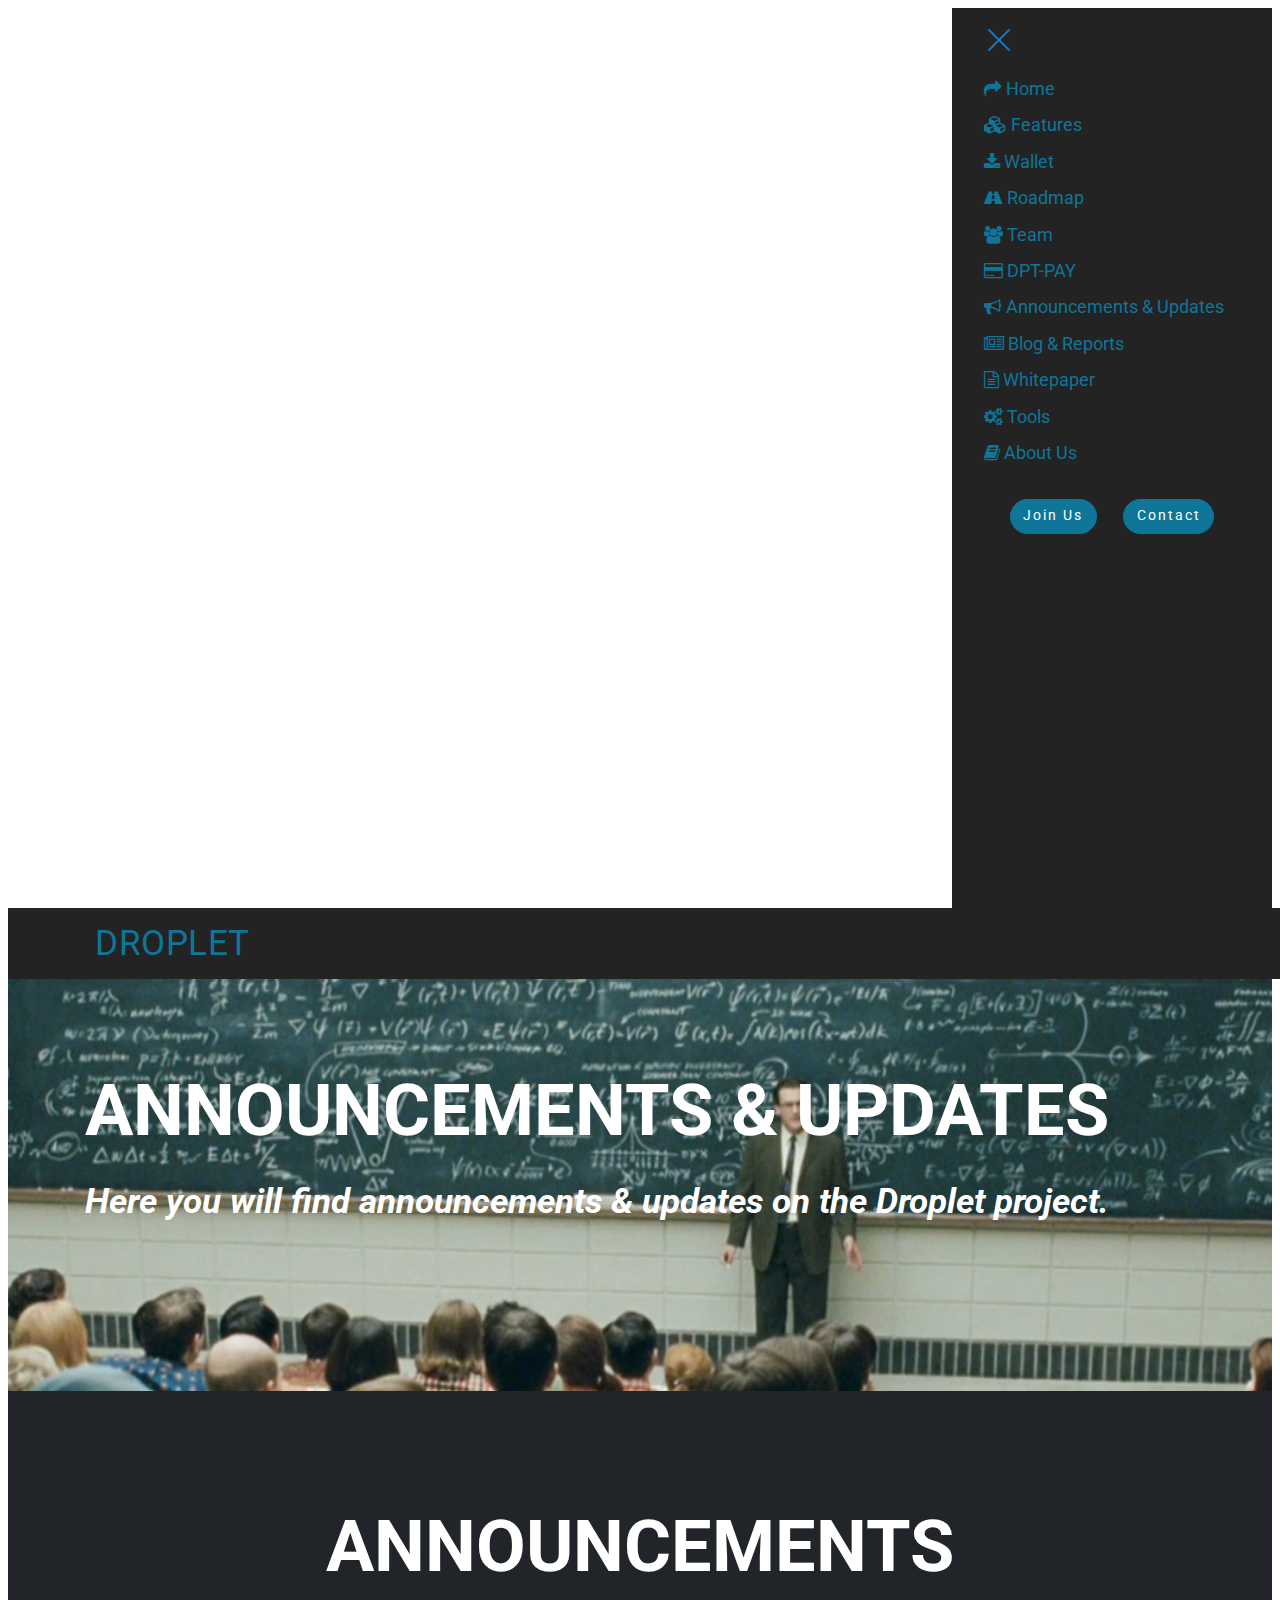
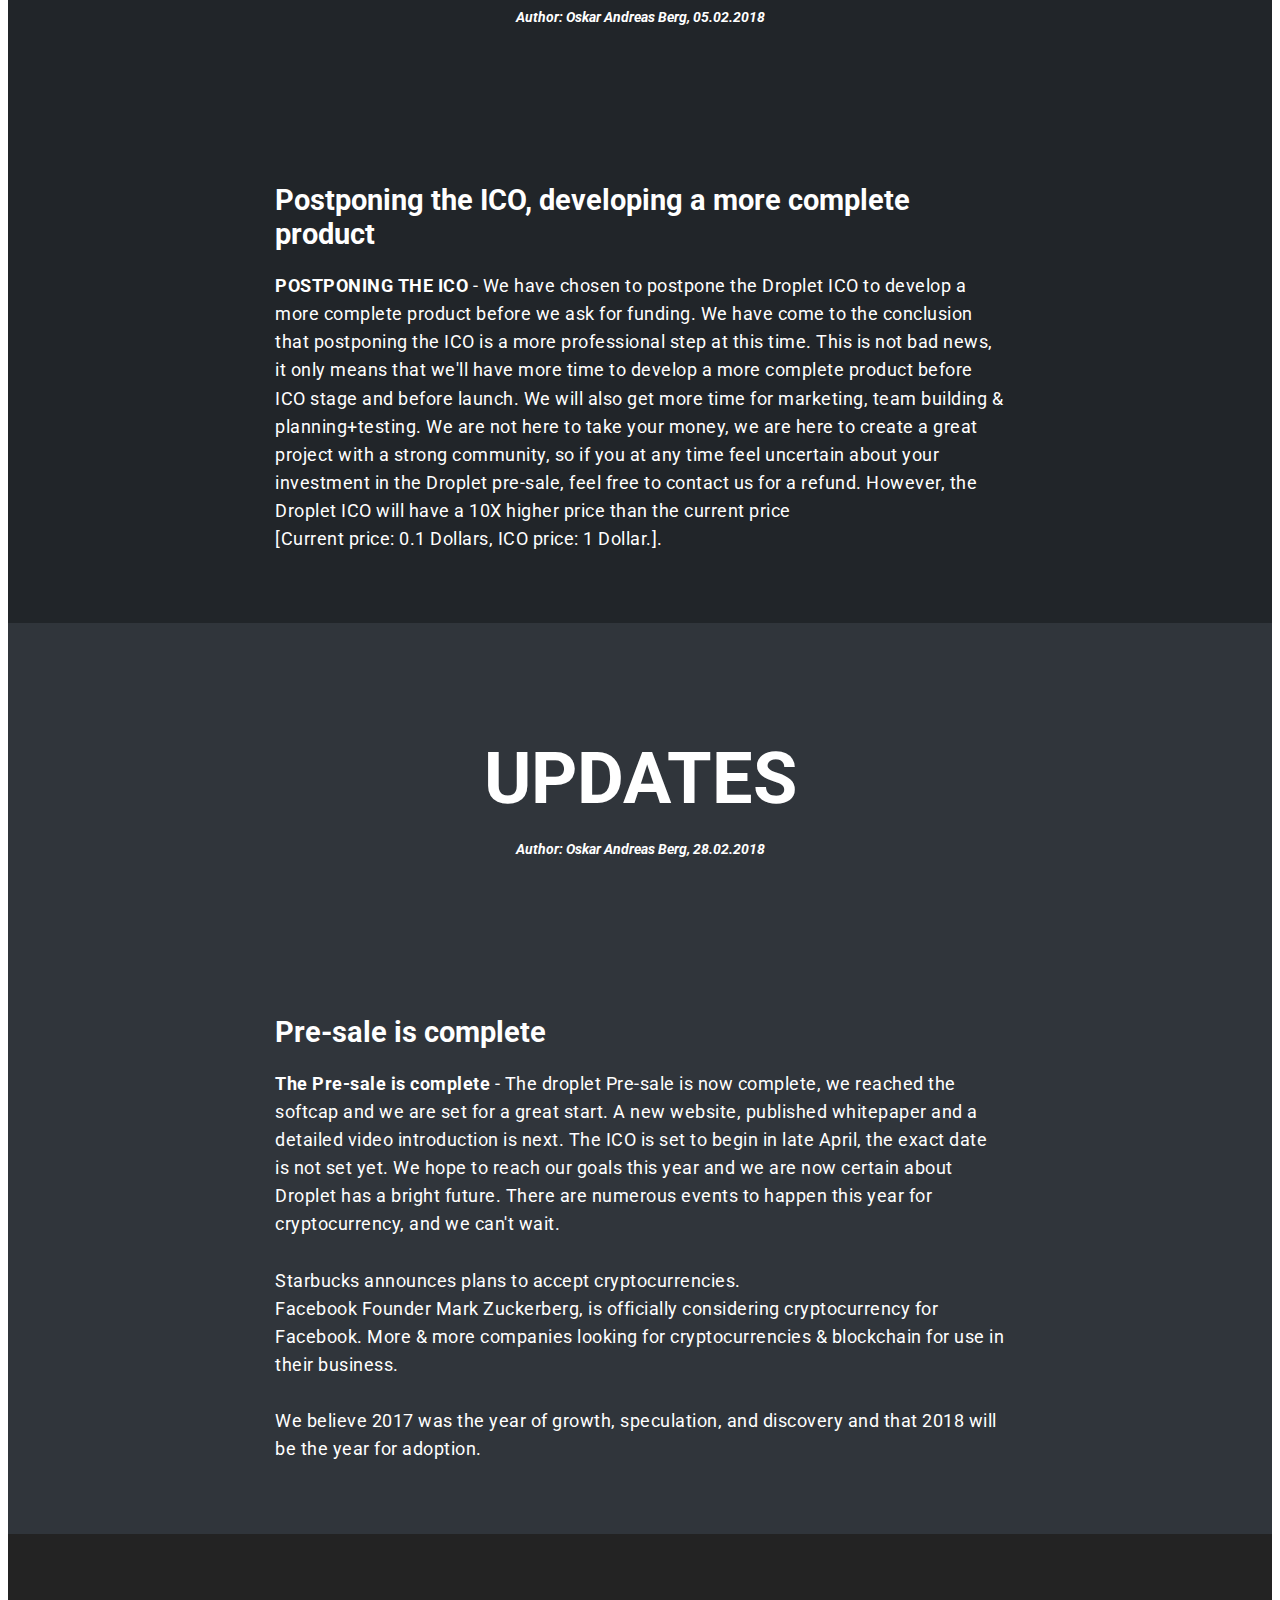
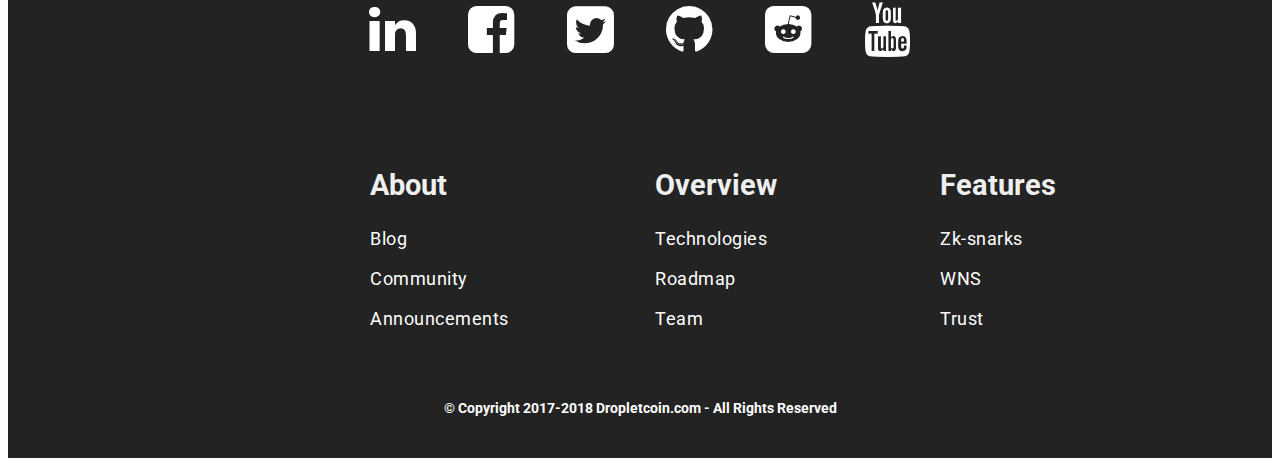
<file: Announcements_&_Updates.html>
<!DOCTYPE html>
<html amp>
<head>
    <!-- © Copyright 2017 Dropletcoin.com - All Rights Reserved -->
  <meta charset="UTF-8">
  <meta http-equiv="X-UA-Compatible" content="IE=edge">
  <meta name="generator" content="Mobirise v4.6.5, mobirise.com">
  <meta name="viewport" content="width=device-width, initial-scale=1, minimum-scale=1">
  <link rel="shortcut icon" href="assets/images/droplet-coin-mynt-1-1250x1250.png" type="image/x-icon">
  <meta name="description" content="Announcements_&_Updates">
  <title>Announcements_&_Updates</title>
  <link rel="stylesheet" href="https://maxcdn.bootstrapcdn.com/font-awesome/4.7.0/css/font-awesome.min.css">
<link rel="canonical" href="Announcements_&_Updates.html">
 <style amp-boilerplate>body{-webkit-animation:-amp-start 8s steps(1,end) 0s 1 normal both;-moz-animation:-amp-start 8s steps(1,end) 0s 1 normal both;-ms-animation:-amp-start 8s steps(1,end) 0s 1 normal both;animation:-amp-start 8s steps(1,end) 0s 1 normal both}@-webkit-keyframes -amp-start{from{visibility:hidden}to{visibility:visible}}@-moz-keyframes -amp-start{from{visibility:hidden}to{visibility:visible}}@-ms-keyframes -amp-start{from{visibility:hidden}to{visibility:visible}}@-o-keyframes -amp-start{from{visibility:hidden}to{visibility:visible}}@keyframes -amp-start{from{visibility:hidden}to{visibility:visible}}</style>
<noscript><style amp-boilerplate>body{-webkit-animation:none;-moz-animation:none;-ms-animation:none;animation:none}</style></noscript>
<link href="https://fonts.googleapis.com/css?family=Roboto:100,100i,300,300i,400,400i,500,500i,700,700i,900,900i&subset=cyrillic" rel="stylesheet">
 
 <style amp-custom> 
div,span,h1,h2,h3,h4,h5,h6,p,blockquote,a,ol,ul,li,figcaption{font: inherit;}section{background-color: #eeeeee;}section,.container,.container-fluid{position: relative;word-wrap: break-word;}a.mbr-iconfont:hover{text-decoration: none;}.article .lead p,.article .lead ul,.article .lead ol,.article .lead pre,.article .lead blockquote{margin-bottom: 0;}a{font-style: normal;font-weight: 400;cursor: pointer;}a,a:hover{text-decoration: none;}figure{margin-bottom: 0;}h1,h2,h3,h4,h5,h6,.h1,.h2,.h3,.h4,.h5,.h6,.display-1,.display-2,.display-3,.display-4{line-height: 1;word-break: break-word;word-wrap: break-word;}b,strong{font-weight: bold;}blockquote{padding: 10px 0 10px 20px;position: relative;border-left: 2px solid;border-color: #ff3366;}input:-webkit-autofill,input:-webkit-autofill:hover,input:-webkit-autofill:focus,input:-webkit-autofill:active{transition-delay: 9999s;transition-property: background-color,color;}textarea[type="hidden"]{display: none;}body{position: relative;}section{background-position: 50% 50%;background-repeat: no-repeat;background-size: cover;}section .mbr-background-video,section .mbr-background-video-preview{position: absolute;bottom: 0;left: 0;right: 0;top: 0;}.row{display: -webkit-box;display: -webkit-flex;display: -ms-flexbox;display: flex;-webkit-flex-wrap: wrap;-ms-flex-wrap: wrap;flex-wrap: wrap;margin-right: -15px;margin-left: -15px;}@media (min-width: 576px){.row{margin-right: -15px;margin-left: -15px;}}@media (min-width: 768px){.row{margin-right: -15px;margin-left: -15px;}}@media (min-width: 992px){.row{margin-right: -15px;margin-left: -15px;}}@media (min-width: 1200px){.row{margin-right: -15px;margin-left: -15px;}}.hidden{visibility: hidden;}.mbr-z-index20{z-index: 20;}.mbr-white{color: #ffffff;}.mbr-black{color: #000000;}.mbr-bg-white{background-color: #ffffff;}.mbr-bg-black{background-color: #000000;}.align-left{text-align: left;}.align-center{text-align: center;}.align-right{text-align: right;}@media (max-width: 767px){.align-left,.align-center,.align-right,.mbr-section-btn,.mbr-section-title{text-align: center;}}.mbr-light{font-weight: 300;}.mbr-regular{font-weight: 400;}.mbr-semibold{font-weight: 500;}.mbr-bold{font-weight: 700;}.mbr-figure img,.mbr-figure iframe{display: block;width: 100%;}.card{background-color: transparent;border: none;}.card-img{text-align: center;flex-shrink: 0;}.media{max-width: 100%;margin: 0 auto;}.mbr-figure{-ms-flex-item-align: center;-ms-grid-row-align: center;-webkit-align-self: center;align-self: center;}.media-container > div{max-width: 100%;}.mbr-figure img,.card-img img{width: 100%;}@media (max-width: 991px){.media-size-item{width: auto;}.media{width: auto;}.mbr-figure{width: 100%;}}.mbr-section-btn{margin-left: -.25rem;margin-right: -.25rem;font-size: 0;}nav .mbr-section-btn{margin-left: 0rem;margin-right: 0rem;}.btn .mbr-iconfont,.btn.btn-sm .mbr-iconfont{cursor: pointer;margin-right: 0.5rem;}.btn.btn-md .mbr-iconfont,.btn.btn-md .mbr-iconfont{margin-right: 0.8rem;}[type="submit"]{-webkit-appearance: none;}.mbr-fullscreen .mbr-overlay{min-height: 100vh;}.mbr-fullscreen{display: flex;display: -webkit-flex;display: -moz-flex;display: -ms-flex;display: -o-flex;align-items: center;-webkit-align-items: center;min-height: 100vh;box-sizing: border-box;padding-top: 3rem;padding-bottom: 3rem;}amp-img img{max-height: 100%;max-width: 100%;}img.mbr-temp{width: 100%;}.super-hide{display: none;}.is-builder .nodisplay + img[async],.is-builder .nodisplay + img[decoding="async"],.is-builder amp-img > a + img[async],.is-builder amp-img > a + img[decoding="async"]{display: none;}html:not(.is-builder) amp-img > a{position: absolute;top: 0;bottom: 0;left: 0;right: 0;z-index: 1;}.is-builder .temp-amp-sizer{position: absolute;}.is-builder amp-youtube .temp-amp-sizer,.is-builder amp-vimeo .temp-amp-sizer{position: static;}
*{box-sizing: border-box;}body{font-family: Roboto;font-style: normal;line-height: 1.5;}.mbr-section-title{font-style: normal;line-height: 1.2;}.mbr-section-subtitle{line-height: 1.3;}.mbr-text{font-style: normal;line-height: 1.6;}.display-1{font-family: 'Roboto',sans-serif;font-size: 4.5rem;}.display-2{font-family: 'Roboto',sans-serif;font-size: 2.2rem;}.display-4{font-family: 'Roboto',sans-serif;font-size: 0.9rem;}.display-5{font-family: 'Roboto',sans-serif;font-size: 1.8rem;}.display-7{font-family: 'Roboto',sans-serif;font-size: 1.1rem;}@media (max-width: 768px){.display-1{font-size: 3.6rem;font-size: calc( 2.225rem + (4.5 - 2.225) * ((100vw - 20rem) / (48 - 20)));line-height: calc( 1.4 * (2.225rem + (4.5 - 2.225) * ((100vw - 20rem) / (48 - 20))));}.display-2{font-size: 1.76rem;font-size: calc( 1.42rem + (2.2 - 1.42) * ((100vw - 20rem) / (48 - 20)));line-height: calc( 1.4 * (1.42rem + (2.2 - 1.42) * ((100vw - 20rem) / (48 - 20))));}.display-4{font-size: 0.72rem;font-size: calc( 0.965rem + (0.9 - 0.965) * ((100vw - 20rem) / (48 - 20)));line-height: calc( 1.4 * (0.965rem + (0.9 - 0.965) * ((100vw - 20rem) / (48 - 20))));}.display-5{font-size: 1.44rem;font-size: calc( 1.28rem + (1.8 - 1.28) * ((100vw - 20rem) / (48 - 20)));line-height: calc( 1.4 * (1.28rem + (1.8 - 1.28) * ((100vw - 20rem) / (48 - 20))));}}.btn{font-weight: 400;border-width: 2px;border-style: solid;font-style: normal;letter-spacing: 2px;margin: .4rem .8rem;white-space: normal;transition-property: background-color,color,border-color,box-shadow;transition-duration: .3s,.3s,.3s,2s;transition-timing-function: ease-in-out;padding: 1rem 2rem;border-radius: 0px;display: inline-flex;align-items: center;justify-content: center;word-break: break-word;}.btn-sm{border: 1px solid;font-weight: 400;letter-spacing: 2px;-webkit-transition: all 0.3s ease-in-out;-moz-transition: all 0.3s ease-in-out;transition: all 0.3s ease-in-out;padding: 0.6rem 0.8rem;border-radius: 0px;}.btn-md{font-weight: 600;letter-spacing: 2px;margin: .4rem .8rem;-webkit-transition: all 0.3s ease-in-out;-moz-transition: all 0.3s ease-in-out;transition: all 0.3s ease-in-out;padding: 1rem 2rem;border-radius: 0px;}.bg-primary{background-color: #0f7699;}.bg-success{background-color: #0dcd7b;}.bg-info{background-color: #8282e7;}.bg-warning{background-color: #767676;}.bg-danger{background-color: #a0a0a0;}.btn-primary,.btn-primary:active,.btn-primary.active{background-color: #0f7699;border-color: #0f7699;color: #ffffff;}.btn-primary:hover,.btn-primary:focus,.btn-primary.focus{color: #ffffff;background-color: #084053;border-color: #084053;}.btn-primary.disabled,.btn-primary:disabled{color: #ffffff;background-color: #084053;border-color: #084053;}.btn-secondary,.btn-secondary:active,.btn-secondary.active{background-color: #4addff;border-color: #4addff;color: #003c4a;}.btn-secondary:hover,.btn-secondary:focus,.btn-secondary.focus{color: #003c4a;background-color: #00cdfd;border-color: #00cdfd;}.btn-secondary.disabled,.btn-secondary:disabled{color: #003c4a;background-color: #00cdfd;border-color: #00cdfd;}.btn-info,.btn-info:active,.btn-info.active{background-color: #8282e7;border-color: #8282e7;color: #ffffff;}.btn-info:hover,.btn-info:focus,.btn-info.focus{color: #ffffff;background-color: #4242db;border-color: #4242db;}.btn-info.disabled,.btn-info:disabled{color: #ffffff;background-color: #4242db;border-color: #4242db;}.btn-success,.btn-success:active,.btn-success.active{background-color: #0dcd7b;border-color: #0dcd7b;color: #ffffff;}.btn-success:hover,.btn-success:focus,.btn-success.focus{color: #ffffff;background-color: #088550;border-color: #088550;}.btn-success.disabled,.btn-success:disabled{color: #ffffff;background-color: #088550;border-color: #088550;}.btn-warning,.btn-warning:active,.btn-warning.active{background-color: #767676;border-color: #767676;color: #ffffff;}.btn-warning:hover,.btn-warning:focus,.btn-warning.focus{color: #ffffff;background-color: #505050;border-color: #505050;}.btn-warning.disabled,.btn-warning:disabled{color: #ffffff;background-color: #505050;border-color: #505050;}.btn-danger,.btn-danger:active,.btn-danger.active{background-color: #a0a0a0;border-color: #a0a0a0;color: #ffffff;}.btn-danger:hover,.btn-danger:focus,.btn-danger.focus{color: #ffffff;background-color: #7a7a7a;border-color: #7a7a7a;}.btn-danger.disabled,.btn-danger:disabled{color: #ffffff;background-color: #7a7a7a;border-color: #7a7a7a;}.btn-black,.btn-black:active,.btn-black.active{background-color: #333333;border-color: #333333;color: #ffffff;}.btn-black:hover,.btn-black:focus,.btn-black.focus{color: #ffffff;background-color: #0d0d0d;border-color: #0d0d0d;}.btn-black.disabled,.btn-black:disabled{color: #ffffff;background-color: #0d0d0d;border-color: #0d0d0d;}.btn-white,.btn-white:active,.btn-white.active{background-color: #ffffff;border-color: #ffffff;color: #808080;}.btn-white:hover,.btn-white:focus,.btn-white.focus{color: #808080;background-color: #d9d9d9;border-color: #d9d9d9;}.btn-white.disabled,.btn-white:disabled{color: #808080;background-color: #d9d9d9;border-color: #d9d9d9;}.btn-white,.btn-white:active,.btn-white.active{color: #333333;}.btn-white:hover,.btn-white:focus,.btn-white.focus{color: #333333;}.btn-white.disabled,.btn-white:disabled{color: #333333;}.btn-primary-outline,.btn-primary-outline:active,.btn-primary-outline.active{background: none;border-color: #062e3c;color: #062e3c;}.btn-primary-outline:hover,.btn-primary-outline:focus,.btn-primary-outline.focus{color: #ffffff;background-color: #0f7699;border-color: #0f7699;}.btn-primary-outline.disabled,.btn-primary-outline:disabled{color: #ffffff;background-color: #0f7699;border-color: #0f7699;}.btn-secondary-outline,.btn-secondary-outline:active,.btn-secondary-outline.active{background: none;border-color: #00b8e3;color: #00b8e3;}.btn-secondary-outline:hover,.btn-secondary-outline:focus,.btn-secondary-outline.focus{color: #003c4a;background-color: #4addff;border-color: #4addff;}.btn-secondary-outline.disabled,.btn-secondary-outline:disabled{color: #003c4a;background-color: #4addff;border-color: #4addff;}.btn-info-outline,.btn-info-outline:active,.btn-info-outline.active{background: none;border-color: #2c2cd7;color: #2c2cd7;}.btn-info-outline:hover,.btn-info-outline:focus,.btn-info-outline.focus{color: #ffffff;background-color: #8282e7;border-color: #8282e7;}.btn-info-outline.disabled,.btn-info-outline:disabled{color: #ffffff;background-color: #8282e7;border-color: #8282e7;}.btn-success-outline,.btn-success-outline:active,.btn-success-outline.active{background: none;border-color: #076d41;color: #076d41;}.btn-success-outline:hover,.btn-success-outline:focus,.btn-success-outline.focus{color: #ffffff;background-color: #0dcd7b;border-color: #0dcd7b;}.btn-success-outline.disabled,.btn-success-outline:disabled{color: #ffffff;background-color: #0dcd7b;border-color: #0dcd7b;}.btn-warning-outline,.btn-warning-outline:active,.btn-warning-outline.active{background: none;border-color: #434343;color: #434343;}.btn-warning-outline:hover,.btn-warning-outline:focus,.btn-warning-outline.focus{color: #ffffff;background-color: #767676;border-color: #767676;}.btn-warning-outline.disabled,.btn-warning-outline:disabled{color: #ffffff;background-color: #767676;border-color: #767676;}.btn-danger-outline,.btn-danger-outline:active,.btn-danger-outline.active{background: none;border-color: #6d6d6d;color: #6d6d6d;}.btn-danger-outline:hover,.btn-danger-outline:focus,.btn-danger-outline.focus{color: #ffffff;background-color: #a0a0a0;border-color: #a0a0a0;}.btn-danger-outline.disabled,.btn-danger-outline:disabled{color: #ffffff;background-color: #a0a0a0;border-color: #a0a0a0;}.btn-black-outline,.btn-black-outline:active,.btn-black-outline.active{background: none;border-color: #000000;color: #000000;}.btn-black-outline:hover,.btn-black-outline:focus,.btn-black-outline.focus{color: #ffffff;background-color: #333333;border-color: #333333;}.btn-black-outline.disabled,.btn-black-outline:disabled{color: #ffffff;background-color: #333333;border-color: #333333;}.btn-white-outline,.btn-white-outline:active,.btn-white-outline.active{background: none;border-color: #ffffff;color: #ffffff;}.btn-white-outline:hover,.btn-white-outline:focus,.btn-white-outline.focus{color: #333333;background-color: #ffffff;border-color: #ffffff;}.text-primary{color: #0f7699;}.text-secondary{color: #4addff;}.text-success{color: #0dcd7b;}.text-info{color: #8282e7;}.text-warning{color: #767676;}.text-danger{color: #a0a0a0;}.text-white{color: #ffffff;}.text-black{color: #000000;}a.text-primary:hover,a.text-primary:focus{color: #062e3c;}a.text-secondary:hover,a.text-secondary:focus{color: #00b8e3;}a.text-success:hover,a.text-success:focus{color: #076d41;}a.text-info:hover,a.text-info:focus{color: #2c2cd7;}a.text-warning:hover,a.text-warning:focus{color: #434343;}a.text-danger:hover,a.text-danger:focus{color: #6d6d6d;}a.text-white:hover,a.text-white:focus{color: #b3b3b3;}a.text-black:hover,a.text-black:focus{color: #4d4d4d;}.alert-success{background-color: #0dcd7b;}.alert-info{background-color: #8282e7;}.alert-warning{background-color: #767676;}.alert-danger{background-color: #a0a0a0;}.mbr-section-btn a.btn:not(.btn-form){border-radius: 100px;transition-property: background-color,color,border-color,box-shadow;transition-duration: .3s,.3s,.3s,.8s;transition-timing-function: ease-in-out;}.mbr-section-btn a.btn:not(.btn-form):hover{box-shadow: 0 10px 40px 0 rgba(0,0,0,0.2);}.nav-tabs .nav-link{border-radius: 100px;}.btn-form{border-radius: 0;}.btn-form:hover{cursor: pointer;}a,a:hover{color: #0f7699;}.mbr-plan-header.bg-primary .mbr-plan-subtitle,.mbr-plan-header.bg-primary .mbr-plan-price-desc{color: #3cbfec;}.mbr-plan-header.bg-success .mbr-plan-subtitle,.mbr-plan-header.bg-success .mbr-plan-price-desc{color: #acfad9;}.mbr-plan-header.bg-info .mbr-plan-subtitle,.mbr-plan-header.bg-info .mbr-plan-price-desc{color: #ffffff;}.mbr-plan-header.bg-warning .mbr-plan-subtitle,.mbr-plan-header.bg-warning .mbr-plan-price-desc{color: #b6b6b6;}.mbr-plan-header.bg-danger .mbr-plan-subtitle,.mbr-plan-header.bg-danger .mbr-plan-price-desc{color: #e0e0e0;}blockquote{padding: 10px 0 10px 20px;position: relative;border-color: #0f7699;border-width: 3px;}ul,ol,pre,blockquote{margin-bottom: 0;margin-top: 0;}pre{background: #f4f4f4;padding: 10px 24px;white-space: pre-wrap;}.inactive{-webkit-user-select: none;-moz-user-select: none;-ms-user-select: none;user-select: none;pointer-events: none;-webkit-user-drag: none;user-drag: none;}html,body{height: auto;min-height: 100vh;}.popover-content ul.show{min-height: 155px;}#scrollToTop{display: none;}.mbr-container{max-width: 800px;padding: 0 10px;margin: 0 auto;position: relative;}h1,h2,h3{margin: auto;}h1,h3,p{padding: 10px 0;margin-bottom: 15px;}p,li,blockquote{color: #15181b;letter-spacing: 0.5px;line-height: 1.7;}.container{padding-right: 15px;padding-left: 15px;width: 100%;margin-right: auto;margin-left: auto;}@media (max-width: 767px){.container{max-width: 540px;}}@media (min-width: 768px){.container{max-width: 720px;}}@media (min-width: 992px){.container{max-width: 960px;}}@media (min-width: 1200px){.container{max-width: 1140px;}}.mbr-row{display: -webkit-box;display: -webkit-flex;display: -ms-flexbox;display: flex;-webkit-flex-wrap: wrap;-ms-flex-wrap: wrap;flex-wrap: wrap;margin-right: -15px;margin-left: -15px;}.mbr-justify-content-center{justify-content: center;}@media (max-width: 767px){.mbr-col-sm-12{-ms-flex: 0 0 100%;flex: 0 0 100%;max-width: 100%;padding-right: 15px;padding-left: 15px;}.mbr-row{margin: 0;}}@media (min-width: 768px){.mbr-col-md-3{-ms-flex: 0 0 25%;flex: 0 0 25%;max-width: 25%;padding-right: 15px;padding-left: 15px;}.mbr-col-md-4{-ms-flex: 0 0 33.333333%;flex: 0 0 33.333333%;max-width: 33.333333%;padding-right: 15px;padding-left: 15px;}.mbr-col-md-5{-ms-flex: 0 0 41.666667%;flex: 0 0 41.666667%;max-width: 41.666667%;padding-right: 15px;padding-left: 15px;}.mbr-col-md-6{-ms-flex: 0 0 50%;flex: 0 0 50%;max-width: 50%;padding-right: 15px;padding-left: 15px;}.mbr-col-md-7{-ms-flex: 0 0 58.333333%;flex: 0 0 58.333333%;max-width: 58.333333%;padding-right: 15px;padding-left: 15px;}.mbr-col-md-8{-ms-flex: 0 0 66.666667%;flex: 0 0 66.666667%;max-width: 66.666667%;padding-left: 15px;padding-right: 15px;}.mbr-col-md-10{-ms-flex: 0 0 83.333333%;flex: 0 0 83.333333%;max-width: 83.333333%;padding-left: 15px;padding-right: 15px;}.mbr-col-md-12{-ms-flex: 0 0 100%;flex: 0 0 100%;max-width: 100%;padding-right: 15px;padding-left: 15px;}}@media (min-width: 992px){.mbr-col-lg-2{-ms-flex: 0 0 16.666667%;flex: 0 0 16.666667%;max-width: 16.666667%;padding-right: 15px;padding-left: 15px;}.mbr-col-lg-3{-ms-flex: 0 0 25%;flex: 0 0 25%;max-width: 25%;padding-right: 15px;padding-left: 15px;}.mbr-col-lg-4{-ms-flex: 0 0 33.33%;flex: 0 0 33.33%;max-width: 33.33%;padding-right: 15px;padding-left: 15px;}.mbr-col-lg-5{-ms-flex: 0 0 41.666%;flex: 0 0 41.666%;max-width: 41.666%;padding-right: 15px;padding-left: 15px;}.mbr-col-lg-6{-ms-flex: 0 0 50%;flex: 0 0 50%;max-width: 50%;padding-right: 15px;padding-left: 15px;}.mbr-col-lg-8{-ms-flex: 0 0 66.666667%;flex: 0 0 66.666667%;max-width: 66.666667%;padding-left: 15px;padding-right: 15px;}.mbr-col-lg-10{-ms-flex: 0 0 83.3333%;flex: 0 0 83.3333%;max-width: 83.3333%;padding-right: 15px;padding-left: 15px;}.mbr-col-lg-12{-ms-flex: 0 0 100%;flex: 0 0 100%;max-width: 100%;padding-right: 15px;padding-left: 15px;}}@media (min-width: 1200px){.mbr-col-xl-7{-ms-flex: 0 0 58.333333%;flex: 0 0 58.333333%;max-width: 58.333333%;padding-right: 15px;padding-left: 15px;}.mbr-col-xl-8{-ms-flex: 0 0 66.666667%;flex: 0 0 66.666667%;max-width: 66.666667%;padding-left: 15px;padding-right: 15px;}}section.sidebar-open:before{content: '';position: fixed;top: 0;bottom: 0;right: 0;left: 0;background-color: rgba(0,0,0,0.2);z-index: 1040;}p{margin-top: 0;}.cid-qK9lJMtcBD amp-sidebar{min-width: 260px;z-index: 1050;background-color: #232323;}.cid-qK9lJMtcBD amp-sidebar.open:after{content: '';position: absolute;top: 0;left: 0;bottom: 0;right: 0;background-color: red;}.cid-qK9lJMtcBD .open{transform: translateX(0%);display: block;}.cid-qK9lJMtcBD .builder-sidebar{background-color: #232323;position: relative;height: 100vh;z-index: 1030;padding: 1rem 2rem;max-width: 20rem;}.cid-qK9lJMtcBD .headerbar{display: flex;flex-direction: column;justify-content: center;padding: .5rem 1rem;min-height: 70px;align-items: center;background: #232323;}.cid-qK9lJMtcBD .headerbar.sticky-nav{position: fixed;z-index: 1000;width: 100%;}.cid-qK9lJMtcBD button.sticky-but{position: fixed;}.cid-qK9lJMtcBD .brand{display: flex;align-items: center;align-self: flex-start;padding-right: 30px;}.cid-qK9lJMtcBD .brand p{margin: 0;padding: 0;}.cid-qK9lJMtcBD .brand-name{color: #0f7699;}.cid-qK9lJMtcBD .sidebar{padding: 1rem 0;margin: 0;}.cid-qK9lJMtcBD .sidebar > li{list-style: none;display: flex;flex-direction: column;}.cid-qK9lJMtcBD .sidebar a{display: block;text-decoration: none;margin-bottom: 10px;}.cid-qK9lJMtcBD .close-sidebar{width: 30px;height: 30px;position: relative;cursor: pointer;background-color: transparent;border: none;}.cid-qK9lJMtcBD .close-sidebar:focus{outline: 2px auto #0f7699;}.cid-qK9lJMtcBD .close-sidebar span{position: absolute;left: 0;width: 30px;height: 2px;border-right: 5px;background-color: #197bc6;}.cid-qK9lJMtcBD .close-sidebar span:nth-child(1){transform: rotate(45deg);}.cid-qK9lJMtcBD .close-sidebar span:nth-child(2){transform: rotate(-45deg);}@media (min-width: 992px){.cid-qK9lJMtcBD .brand-name{min-width: 8rem;}.cid-qK9lJMtcBD .builder-sidebar{margin-left: auto;}.cid-qK9lJMtcBD .builder-sidebar .sidebar li{flex-direction: row;flex-wrap: wrap;}.cid-qK9lJMtcBD .builder-sidebar .sidebar li a{padding: .5rem;margin: 0;}.cid-qK9lJMtcBD .builder-overlay{display: none;}}.cid-qK9lJMtcBD .hamburger{position: absolute;top: 25px;right: 20px;margin-left: auto;width: 30px;height: 20px;background: none;border: none;cursor: pointer;z-index: 1000;}@media (min-width: 768px){.cid-qK9lJMtcBD .hamburger{top: calc(0.5rem + 55 * 0.5px - 10px);}}.cid-qK9lJMtcBD .hamburger:focus{outline: none;}.cid-qK9lJMtcBD .hamburger span{position: absolute;right: 0;width: 30px;height: 2px;border-right: 5px;background-color: #197bc6;}.cid-qK9lJMtcBD .hamburger span:nth-child(1){top: 0;transition: all .2s;}.cid-qK9lJMtcBD .hamburger span:nth-child(2){top: 8px;transition: all .15s;}.cid-qK9lJMtcBD .hamburger span:nth-child(3){top: 8px;transition: all .15s;}.cid-qK9lJMtcBD .hamburger span:nth-child(4){top: 16px;transition: all .2s;}.cid-qK9lJMtcBD amp-img{height: 55px;width: 55px;margin-right: 1rem;display: flex;align-items: center;}@media (max-width: 768px){.cid-qK9lJMtcBD amp-img{max-height: 55px;max-width: 55px;}}.cid-qKH3uKD8Lp{padding-top: 150px;padding-bottom: 150px;background-image: url("assets/images/quantum-physics-lecture-2-1920x1200.png");}.cid-qKH3uKD8Lp .mbr-section-subtitle{margin-bottom: 1rem;}.cid-qKH3uKD8Lp .mbr-section-title{color: #ffffff;}.cid-qKH3uKD8Lp .mbr-section-subtitle,.cid-qKH3uKD8Lp .mbr-section-btn{color: #000000;}.cid-qKH3uKD8Lp .mbr-section-subtitle,.cid-qKH3uKD8Lp .mbr-section-btn B{color: #ffffff;}.cid-qKH4sCs6tM{padding-top: 120px;padding-bottom: 60px;background-color: #212529;}.cid-qKH4sCs6tM .mbr-title{padding-bottom: 1rem;color: #ffffff;}.cid-qKH4sCs6tM .mbr-section-btn{padding-top: 1.5rem;}.cid-qKH4sW8RTc{padding-top: 60px;padding-bottom: 60px;background-color: #212529;}.cid-qKH4sW8RTc .mbr-text{margin-bottom: 0;color: #ffffff;}.cid-qKH4sW8RTc .mbr-section-title{margin: 0;}.cid-qKH4sW8RTc .mbr-section-title B{color: #ffffff;}.cid-qKZagW7sXE{padding-top: 120px;padding-bottom: 60px;background-color: #30353b;}.cid-qKZagW7sXE .mbr-title{padding-bottom: 1rem;color: #ffffff;}.cid-qKZagW7sXE .mbr-section-btn{padding-top: 1.5rem;}.cid-qKZakmBbqX{padding-top: 60px;padding-bottom: 60px;background-color: #30353b;}.cid-qKZakmBbqX .mbr-text{margin-bottom: 0;color: #ffffff;}.cid-qKZakmBbqX .mbr-section-title{margin: 0;}.cid-qKZakmBbqX .mbr-section-title B{color: #ffffff;}.cid-qKCGEYpyX2{padding-top: 45px;padding-bottom: 45px;background-color: #232323;}.cid-qKCGEYpyX2 h1{margin-bottom: 20px;}.cid-qKCGEYpyX2 .wrapper{text-align: center;}.cid-qKCGEYpyX2 .amp-iconfont{padding: 1rem;margin: .5rem;background: #232323;color: #ffffff;font-size: 3.4rem;}.cid-qKCGEYpyX2 B{color: #ffffff;}.cid-qKCGEYpyX2 #iconer:hover{background-color: #0f7699;transition: 1s;border-radius: 500px;}.cid-qKCGEYpyX2 #iconer{transition: 1s;}.cid-qK9v3ueOgg{padding-top: 45px;padding-bottom: 45px;background-color: #232323;}.cid-qK9v3ueOgg amp-img{text-align: center;}.cid-qK9v3ueOgg .items-col .item{margin: 0;}.cid-qK9v3ueOgg .item,.cid-qK9v3ueOgg .group-title{color: #efefef;padding-top: 0;}@media (max-width: 767px){.cid-qK9v3ueOgg .items-col{text-align: center;margin: 2rem 0;}}.cid-qK9v3ueOgg .item,.cid-qK9v3ueOgg .items{text-align: left;}.cid-qK9v3ueOgg .group-title{text-align: left;}.cid-qLm82qNA7g{padding-top: 0px;padding-bottom: 15px;background-color: #232323;}.cid-qLm82qNA7g .mbr-title{padding-bottom: 1rem;color: #ffffff;}.cid-qLm82qNA7g .mbr-section-btn{padding-top: 1.5rem;}.cid-qLm82qNA7g .mbr-section-subtitle{text-align: center;}</style>
 
  <script async  src="https://cdn.ampproject.org/v0.js"></script>
  <script async custom-element="amp-analytics" src="https://cdn.ampproject.org/v0/amp-analytics-0.1.js"></script>
  <script async custom-element="amp-sidebar" src="https://cdn.ampproject.org/v0/amp-sidebar-0.1.js"></script>
  
  
</head>
<body><amp-sidebar id="sidebar" class="cid-qK9lJMtcBD" layout="nodisplay" side="right">
        <div class="builder-sidebar" id="builder-sidebar">
            <button on="tap:sidebar.close" class="close-sidebar">
                <span></span>
                <span></span>
            </button>

            <div class="sidebar mbr-white" data-app-modern-menu="true"><a class="text-primary display-7" href="index.html"><span class="fa fa-mail-forward mbr-iconfont mbr-iconfont-btn"></span>&nbsp;Home</a> <a class="text-primary display-7" href="Features.html"><span class="fa fa-cubes mbr-iconfont mbr-iconfont-btn"></span>&nbsp;Features</a> <a class="text-primary display-7" href="Wallet.html"><span class="fa fa-download mbr-iconfont mbr-iconfont-btn"></span>&nbsp;Wallet</a> <a class="text-primary display-7" href="Roadmap.html"><span class="fa fa-road mbr-iconfont mbr-iconfont-btn"></span>&nbsp;Roadmap</a> <a class="text-primary display-7" href="Team.html"><span class="fa fa-group mbr-iconfont mbr-iconfont-btn"></span>&nbsp;Team</a> <a class="text-primary display-7" href="Pay.html"><span class="fa fa-credit-card mbr-iconfont mbr-iconfont-btn"></span>&nbsp;DPT-PAY</a>           
                   <a class="text-primary display-7" href="Announcements_&amp;_Updates.html"><span class="fa fa-bullhorn mbr-iconfont mbr-iconfont-btn"></span>&nbsp;Announcements &amp; Updates</a>   <a class="text-primary display-7" href="Blog_&amp;_Reports.html"><span class="fa fa-newspaper-o mbr-iconfont mbr-iconfont-btn"></span>&nbsp;Blog &amp; Reports</a>  <a class="text-primary display-7" href="Whitepaper.html"><span class="fa fa-file-text-o mbr-iconfont mbr-iconfont-btn"></span>&nbsp;Whitepaper</a> <a class="text-primary display-7" href="Tools.html"><span class="fa fa-gears mbr-iconfont mbr-iconfont-btn"></span>&nbsp;Tools</a> <a class="text-primary display-7" href="https://wikipedia.com/wiki/Droplet_Coin"><span class="fa fa-book mbr-iconfont mbr-iconfont-btn"></span>&nbsp;About Us</a></div>
            
            <div class="navbar-buttons mbr-section-btn align-center"><a class="btn btn-sm btn-primary display-4" href="Contribution_Request.html">Join Us</a> <a class="btn btn-sm btn-primary display-4" href="Contact.html">Contact</a></div>
        </div>
    </amp-sidebar>
  <section class="menu cid-qK9lJMtcBD" id="menu1-27">
    
    <nav class="headerbar sticky-nav">
      <div class="brand">
          <span class="brand-logo">
              <amp-img src="assets/images/droplet-coin-mynt-1-1250x1250.png" layout="responsive" width="55" height="55" alt="Mobirise">
                  <a href="index.html"></a>
              </amp-img>
          </span>
          <p class="brand-name mbr-fonts-style display-2"><strong><a href="index.html">DROPLET</a></strong></p>
      </div>
    </nav>
    
    <button on="tap:sidebar.toggle" class="ampstart-btn hamburger sticky-but">
        <span></span>
        <span></span>
        <span></span>
        <span></span>
    </button>
</section>

<section class="header4 cid-qKH3uKD8Lp" id="header4-3u">

    

    <div class="container">
        <h1 class="mbr-fonts-style mbr-section-title align-left mbr-black mbr-bold display-1">ANNOUNCEMENTS &amp; UPDATES</h1>
        <h2 class="mbr-fonts-style mbr-section-subtitle align-left mbr-black mbr-light display-2"><em><strong>Here you will find announcements &amp; updates on the Droplet project.</strong></em></h2>
        
    </div>
</section>

<section class="mbr-section content19 cid-qKH4sCs6tM" id="content19-3v">

    

    <div class="mbr-container">
        <h2 class="mbr-title align-center mbr-fonts-style mbr-bold mbr-white display-1"><div>ANNOUNCEMENTS</div></h2>
        <h3 class="mbr-section-subtitle align-center mbr-light mbr-fonts-style mbr-white display-4"><strong><em>Author: Oskar Andreas Berg, 05.02.2018</em></strong></h3>
        
    </div>
</section>

<section class="content2 mbr-section article cid-qKH4sW8RTc" id="content2-3w">
    
     

    <div class="container">
        <div class="mbr-row mbr-justify-content-center">
            <div class="mbr-col-sm-12 mbr-col-md-10 mbr-col-lg-8">
                <h3 class="mbr-fonts-style mbr-section-title mbr-light display-5"><font color="#ffffff"><strong>Postponing the ICO, developing a more complete product
</strong></font></h3>
                <p class="mbr-text mbr-fonts-style display-7"><strong>POSTPONING THE ICO</strong> - We have chosen to postpone the Droplet ICO to develop a more complete product before we ask for funding. We have come to the conclusion that postponing the ICO is a more professional step at this time. This is not bad news, it only means that we'll have more time to develop a more complete product before ICO stage and before launch. We will also get more time for marketing, team building &amp; planning+testing. We are not here to take your money, we are here to create a great project with a strong community, so if you at any time feel uncertain about your investment in the Droplet pre-sale, feel free to contact us for a refund. However, the Droplet ICO will have a 10X higher price than the current price <br>[Current price: 0.1 Dollars, ICO price: 1 Dollar.]. &nbsp;<br></p>
            </div>
        </div>
    </div>
</section>

<section class="mbr-section content19 cid-qKZagW7sXE" id="content19-62">

    

    <div class="mbr-container">
        <h2 class="mbr-title align-center mbr-fonts-style mbr-bold mbr-white display-1"><div>UPDATES</div></h2>
        <h3 class="mbr-section-subtitle align-center mbr-light mbr-fonts-style mbr-white display-4"><strong><em>Author: Oskar Andreas Berg, 28.02.2018</em></strong></h3>
        
    </div>
</section>

<section class="content2 mbr-section article cid-qKZakmBbqX" id="content2-63">
    
     

    <div class="container">
        <div class="mbr-row mbr-justify-content-center">
            <div class="mbr-col-sm-12 mbr-col-md-10 mbr-col-lg-8">
                <h3 class="mbr-fonts-style mbr-section-title mbr-light display-5"><font color="#ffffff"><strong>Pre-sale is complete</strong></font></h3>
                <p class="mbr-text mbr-fonts-style display-7"><strong>The Pre-sale is complete</strong> - The droplet Pre-sale is now complete, we reached the softcap and we are set for a great start. A new website, published whitepaper and a detailed video introduction is next. The ICO is set to begin in late April, the exact date is not set yet. We hope to reach our goals this year and we are now certain about Droplet has a bright future. There are numerous events to happen this year for cryptocurrency, and we can't wait. <br><br>Starbucks announces plans to accept cryptocurrencies. <br>Facebook Founder Mark Zuckerberg, is officially considering cryptocurrency for Facebook. More &amp; more companies looking for cryptocurrencies &amp; blockchain for use in their business. <br><br>We believe 2017 was the year of growth, speculation, and discovery and that 2018 will be the year for adoption.&nbsp;</p>
            </div>
        </div>
    </div>
</section>

<section class="social-follow cid-qKCGEYpyX2" id="social-follow-2r">

    

    <div class="wrapper">
        
        <div class="icons-list">
            
            
            
            
            
            
            
        <a href="https://www.linkedin.com/company/dropletcoin/" target="_blank">
                <span id="iconer" class="amp-iconfont fa-linkedin fa"></span>
            </a><a href="https://www.facebook.com/Dropletcoin.official/" target="_blank">
                <span id="iconer" class="amp-iconfont fa-facebook-square fa"></span>
            </a><a href="https://twitter.com/DropletCoin" target="_blank">
                <span id="iconer" class="amp-iconfont fa-twitter-square fa"></span>
            </a><a href="https://github.com/DropletCoin" target="_blank">
                <span id="iconer" class="amp-iconfont fa-github fa"></span>
            </a><a href="https://www.reddit.com/r/Droplet_coin/" target="_blank">
                <span id="iconer" class="amp-iconfont fa-reddit-square fa"></span>
            </a><a href="https://www.youtube.com/channel/UChOF3y11_clZDhjWu_Jibyw" target="_blank">
                <span id="iconer" class="amp-iconfont fa-youtube fa"></span>
            </a></div>
    </div>
</section>

<section class="footer3 cid-qK9v3ueOgg" id="footer3-28">

    

    <div class="container">
        <div class="mbr-row mbr-justify-content-center">
            <div id="bildedpt" class="image-block mbr-col-sm-12 mbr-col-md-3">
                <amp-img src="assets/images/droplet-seddelen-hvit-bg-2957x1340.png" layout="responsive" width="255.97910447761194" height="116" alt="Mobirise">
                    
                </amp-img>
            </div>

            <div class="items-col mbr-col-sm-12 align-right mbr-col-md-3">
                <h3 class="mbr-fonts-style group-title mbr-bold display-5">About</h3>
                <div class="items">
                    
                    
                    
                <p class="item mbr-fonts-style display-7"><a href="Blog_&amp;_Reports.html" class="text-white">Blog</a></p><p class="item mbr-fonts-style display-7"><a href="https://www.reddit.com/r/Droplet_coin/" target="_blank" class="text-white">Community</a></p><p class="item mbr-fonts-style display-7">
                        <a href="Announcements_&amp;_Updates.html" class="text-white">Announcements</a></p></div>
            </div>

            <div class="items-col mbr-col-sm-12 align-right mbr-col-md-3">
                <h3 class="mbr-fonts-style group-title mbr-bold display-5">
                    Overview</h3>
                <div class="items">
                    
                    
                    
                <p class="item mbr-fonts-style display-7">
                        <a href="Features.html" class="text-white">Technologies</a></p><p class="item mbr-fonts-style display-7">
                        <a href="Roadmap.html" class="text-white">Roadmap</a></p><p class="item mbr-fonts-style display-7">
                        <a href="Team.html" class="text-white">Team</a></p></div>
            </div>

            <div id="featuresid" class="items-col mbr-col-sm-12 align-right mbr-col-md-3">
                <h3 class="mbr-fonts-style group-title mbr-bold display-5">
                    Features</h3>
                <div class="items">
                    
                    
                    
                <p class="item mbr-fonts-style display-7">
                        <a href="zk-snarks.html" class="text-white">Zk-snarks</a></p><p class="item mbr-fonts-style display-7">
                        <a href="WNS.html" class="text-white">WNS</a></p><p class="item mbr-fonts-style display-7">
                        <a href="Trust.html" class="text-white">Trust</a></p></div>
            </div>

        </div>
    </div>
</section>

<section class="mbr-section content19 cid-qLm82qNA7g" id="content19-6k">

    

    <div class="mbr-container">
        
        <h3 class="mbr-section-subtitle align-center mbr-light mbr-fonts-style mbr-white display-4"><strong>© Copyright 2017-2018 Dropletcoin.com - All Rights Reserved</strong></h3>
        
    </div>
</section>


  
  
</body>
</html>
</file>
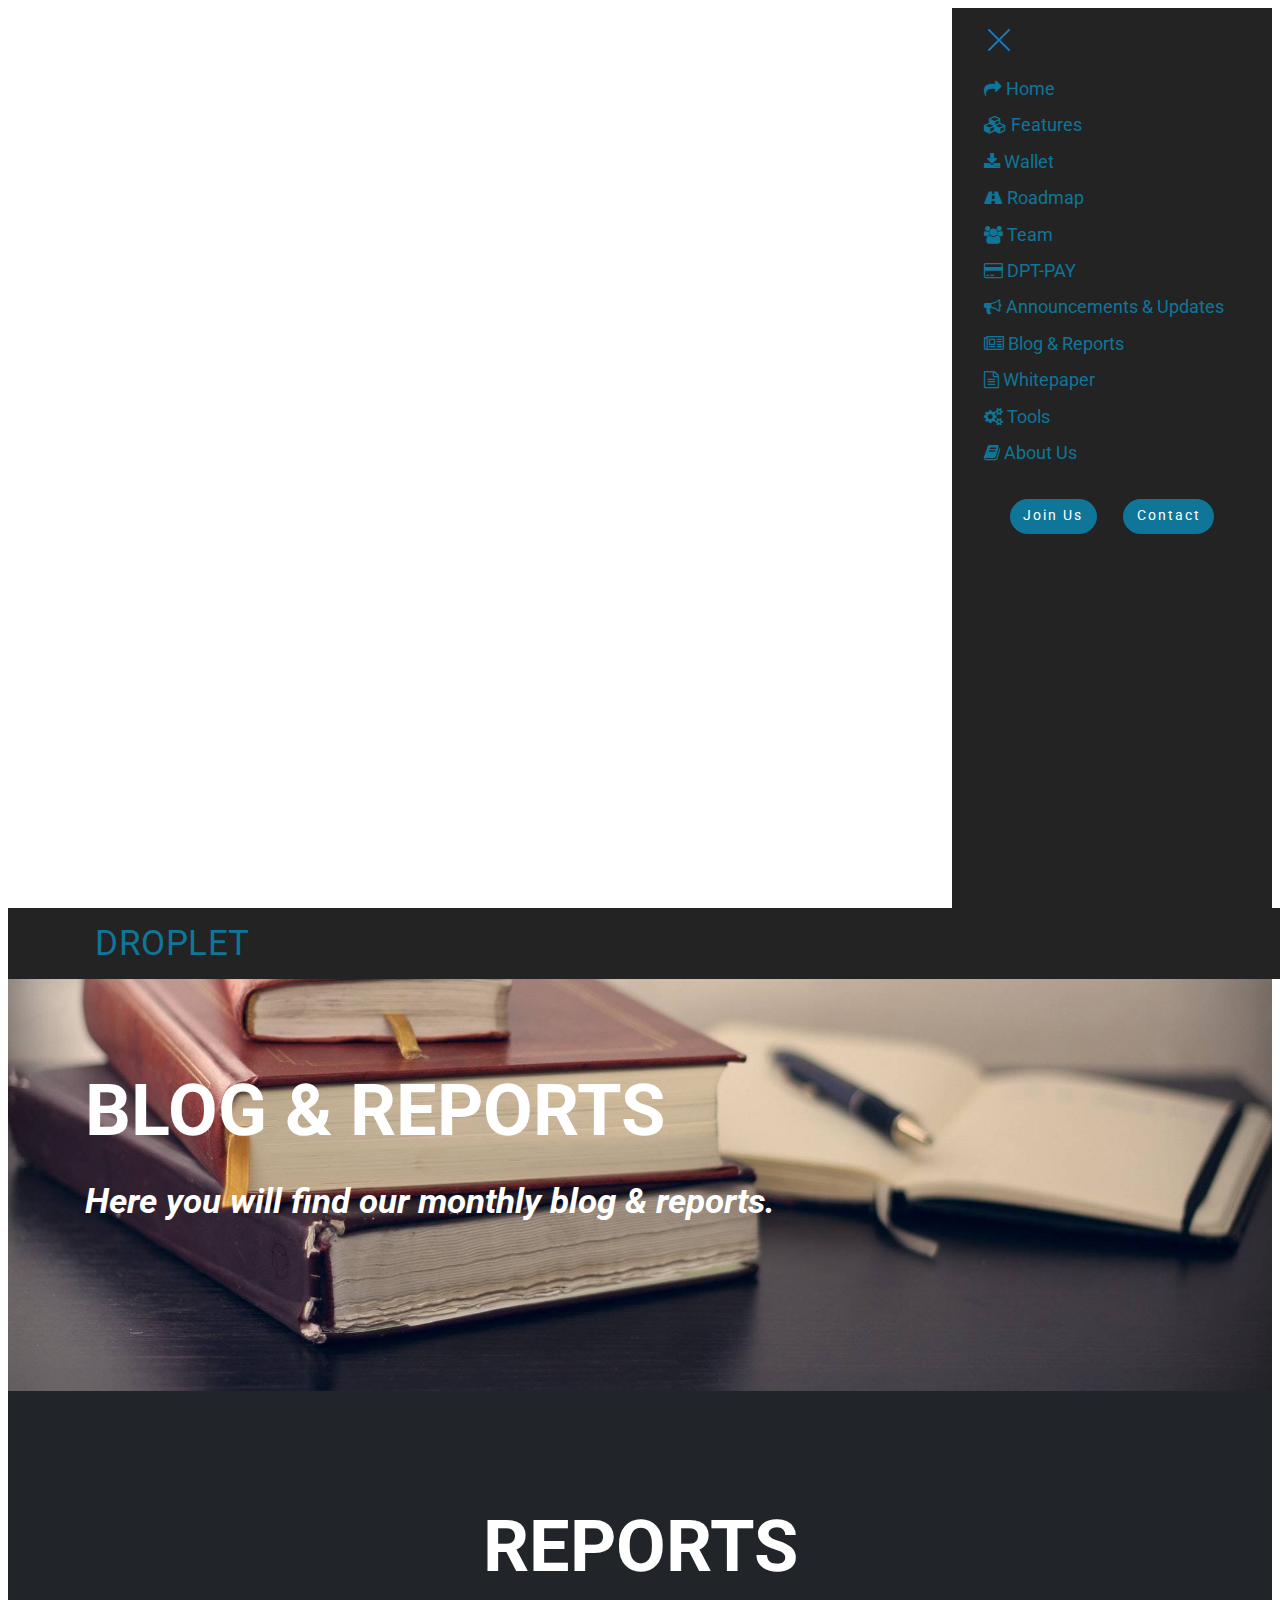
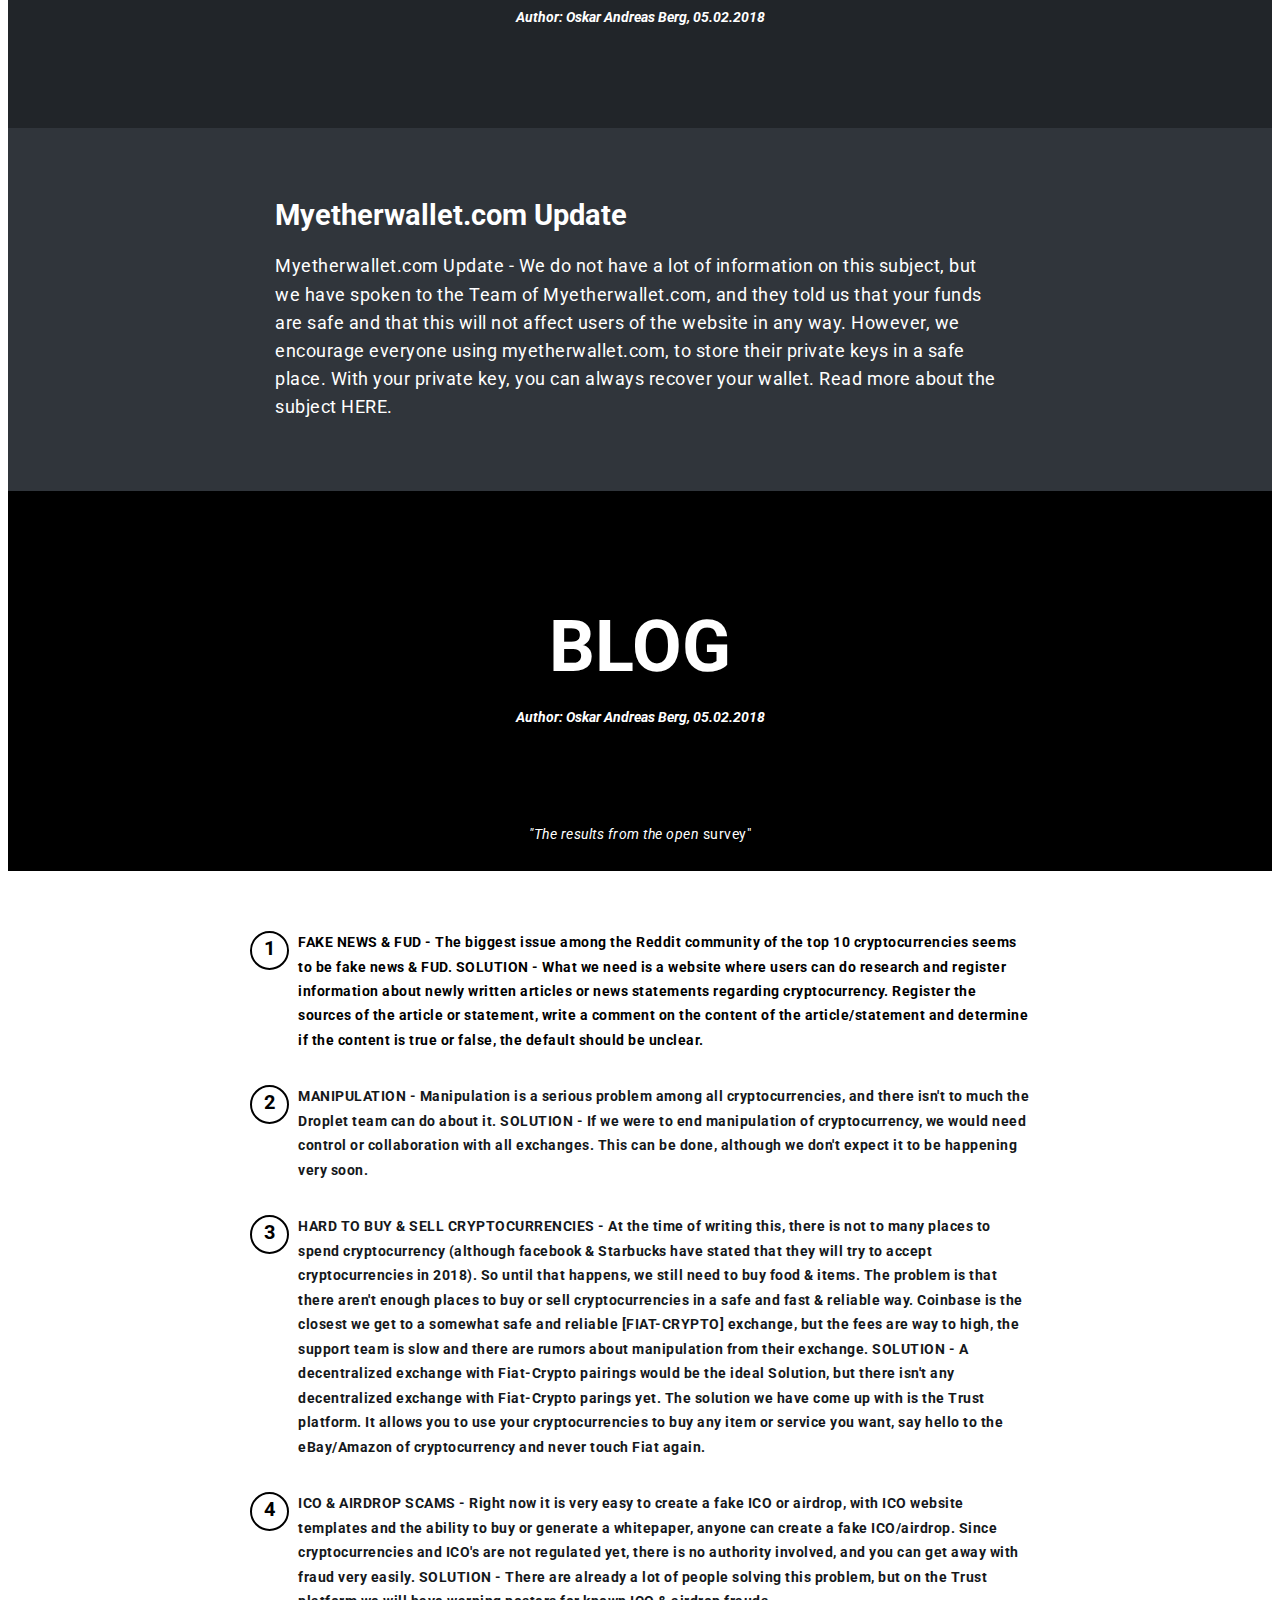
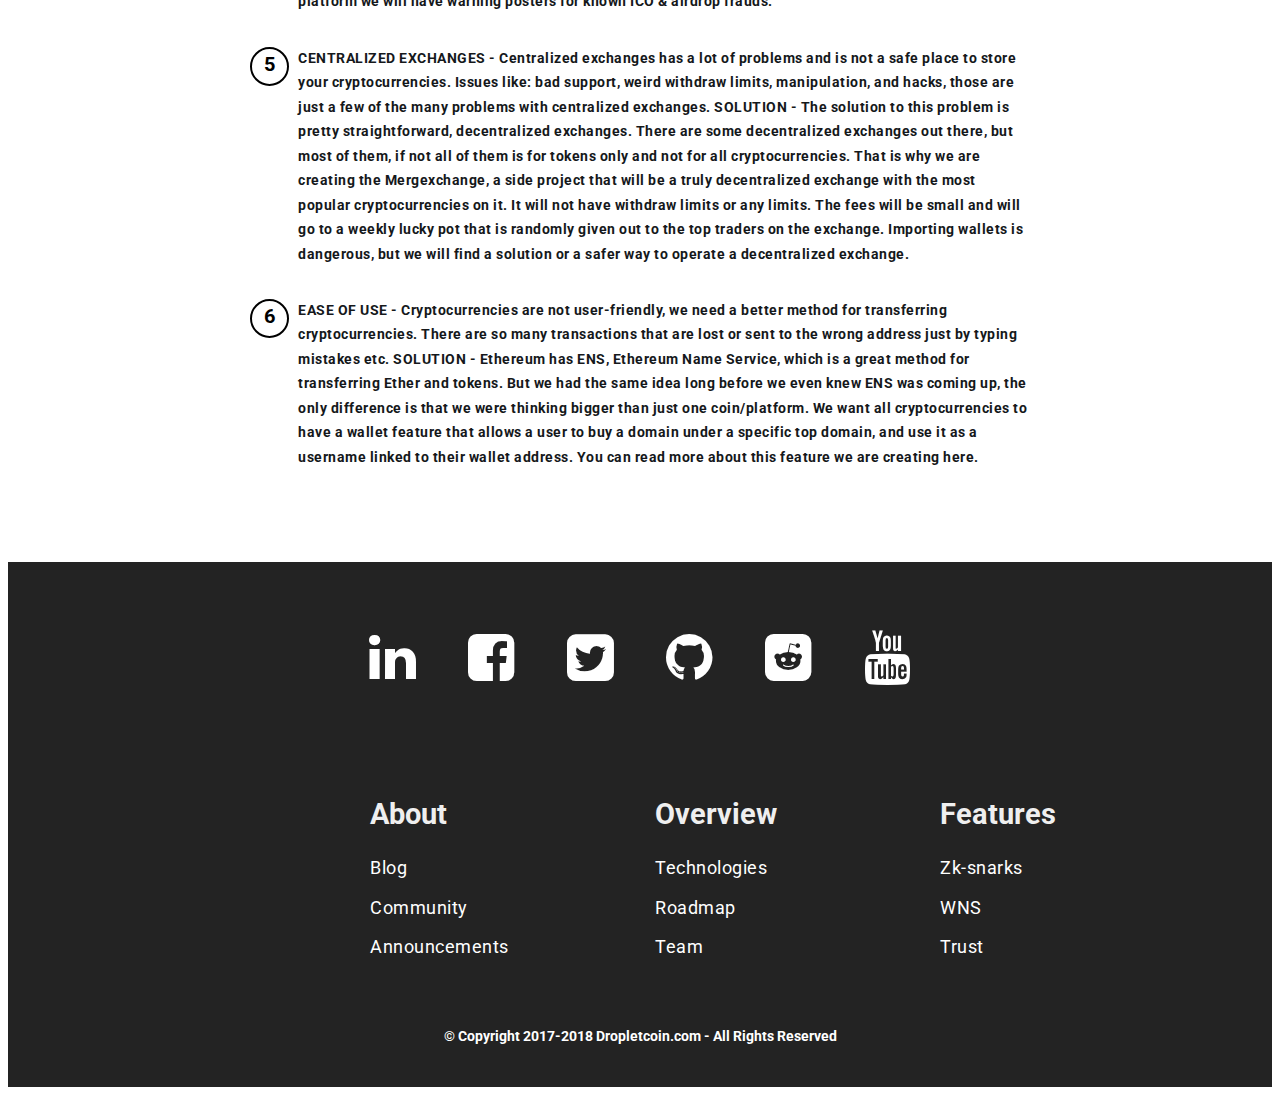
<file: Blog_&_Reports.html>
<!DOCTYPE html>
<html amp>
<head>
    <!-- © Copyright 2017 Dropletcoin.com - All Rights Reserved -->
  <meta charset="UTF-8">
  <meta http-equiv="X-UA-Compatible" content="IE=edge">
  <meta name="generator" content="Mobirise v4.6.5, mobirise.com">
  <meta name="viewport" content="width=device-width, initial-scale=1, minimum-scale=1">
  <link rel="shortcut icon" href="assets/images/droplet-coin-mynt-1-1250x1250.png" type="image/x-icon">
  <meta name="description" content="Blog_&_Reports">
  <title>Blog_&_Reports</title>
  <link rel="stylesheet" href="https://maxcdn.bootstrapcdn.com/font-awesome/4.7.0/css/font-awesome.min.css">
<link rel="canonical" href="Blog_&_Reports.html">
 <style amp-boilerplate>body{-webkit-animation:-amp-start 8s steps(1,end) 0s 1 normal both;-moz-animation:-amp-start 8s steps(1,end) 0s 1 normal both;-ms-animation:-amp-start 8s steps(1,end) 0s 1 normal both;animation:-amp-start 8s steps(1,end) 0s 1 normal both}@-webkit-keyframes -amp-start{from{visibility:hidden}to{visibility:visible}}@-moz-keyframes -amp-start{from{visibility:hidden}to{visibility:visible}}@-ms-keyframes -amp-start{from{visibility:hidden}to{visibility:visible}}@-o-keyframes -amp-start{from{visibility:hidden}to{visibility:visible}}@keyframes -amp-start{from{visibility:hidden}to{visibility:visible}}</style>
<noscript><style amp-boilerplate>body{-webkit-animation:none;-moz-animation:none;-ms-animation:none;animation:none}</style></noscript>
<link href="https://fonts.googleapis.com/css?family=Roboto:100,100i,300,300i,400,400i,500,500i,700,700i,900,900i&subset=cyrillic" rel="stylesheet">
 
 <style amp-custom> 
div,span,h1,h2,h3,h4,h5,h6,p,blockquote,a,ol,ul,li,figcaption{font: inherit;}section{background-color: #eeeeee;}section,.container,.container-fluid{position: relative;word-wrap: break-word;}a.mbr-iconfont:hover{text-decoration: none;}.article .lead p,.article .lead ul,.article .lead ol,.article .lead pre,.article .lead blockquote{margin-bottom: 0;}a{font-style: normal;font-weight: 400;cursor: pointer;}a,a:hover{text-decoration: none;}figure{margin-bottom: 0;}h1,h2,h3,h4,h5,h6,.h1,.h2,.h3,.h4,.h5,.h6,.display-1,.display-2,.display-3,.display-4{line-height: 1;word-break: break-word;word-wrap: break-word;}b,strong{font-weight: bold;}blockquote{padding: 10px 0 10px 20px;position: relative;border-left: 2px solid;border-color: #ff3366;}input:-webkit-autofill,input:-webkit-autofill:hover,input:-webkit-autofill:focus,input:-webkit-autofill:active{transition-delay: 9999s;transition-property: background-color,color;}textarea[type="hidden"]{display: none;}body{position: relative;}section{background-position: 50% 50%;background-repeat: no-repeat;background-size: cover;}section .mbr-background-video,section .mbr-background-video-preview{position: absolute;bottom: 0;left: 0;right: 0;top: 0;}.row{display: -webkit-box;display: -webkit-flex;display: -ms-flexbox;display: flex;-webkit-flex-wrap: wrap;-ms-flex-wrap: wrap;flex-wrap: wrap;margin-right: -15px;margin-left: -15px;}@media (min-width: 576px){.row{margin-right: -15px;margin-left: -15px;}}@media (min-width: 768px){.row{margin-right: -15px;margin-left: -15px;}}@media (min-width: 992px){.row{margin-right: -15px;margin-left: -15px;}}@media (min-width: 1200px){.row{margin-right: -15px;margin-left: -15px;}}.hidden{visibility: hidden;}.mbr-z-index20{z-index: 20;}.mbr-white{color: #ffffff;}.mbr-black{color: #000000;}.mbr-bg-white{background-color: #ffffff;}.mbr-bg-black{background-color: #000000;}.align-left{text-align: left;}.align-center{text-align: center;}.align-right{text-align: right;}@media (max-width: 767px){.align-left,.align-center,.align-right,.mbr-section-btn,.mbr-section-title{text-align: center;}}.mbr-light{font-weight: 300;}.mbr-regular{font-weight: 400;}.mbr-semibold{font-weight: 500;}.mbr-bold{font-weight: 700;}.mbr-figure img,.mbr-figure iframe{display: block;width: 100%;}.card{background-color: transparent;border: none;}.card-img{text-align: center;flex-shrink: 0;}.media{max-width: 100%;margin: 0 auto;}.mbr-figure{-ms-flex-item-align: center;-ms-grid-row-align: center;-webkit-align-self: center;align-self: center;}.media-container > div{max-width: 100%;}.mbr-figure img,.card-img img{width: 100%;}@media (max-width: 991px){.media-size-item{width: auto;}.media{width: auto;}.mbr-figure{width: 100%;}}.mbr-section-btn{margin-left: -.25rem;margin-right: -.25rem;font-size: 0;}nav .mbr-section-btn{margin-left: 0rem;margin-right: 0rem;}.btn .mbr-iconfont,.btn.btn-sm .mbr-iconfont{cursor: pointer;margin-right: 0.5rem;}.btn.btn-md .mbr-iconfont,.btn.btn-md .mbr-iconfont{margin-right: 0.8rem;}[type="submit"]{-webkit-appearance: none;}.mbr-fullscreen .mbr-overlay{min-height: 100vh;}.mbr-fullscreen{display: flex;display: -webkit-flex;display: -moz-flex;display: -ms-flex;display: -o-flex;align-items: center;-webkit-align-items: center;min-height: 100vh;box-sizing: border-box;padding-top: 3rem;padding-bottom: 3rem;}amp-img img{max-height: 100%;max-width: 100%;}img.mbr-temp{width: 100%;}.super-hide{display: none;}.is-builder .nodisplay + img[async],.is-builder .nodisplay + img[decoding="async"],.is-builder amp-img > a + img[async],.is-builder amp-img > a + img[decoding="async"]{display: none;}html:not(.is-builder) amp-img > a{position: absolute;top: 0;bottom: 0;left: 0;right: 0;z-index: 1;}.is-builder .temp-amp-sizer{position: absolute;}.is-builder amp-youtube .temp-amp-sizer,.is-builder amp-vimeo .temp-amp-sizer{position: static;}
*{box-sizing: border-box;}body{font-family: Roboto;font-style: normal;line-height: 1.5;}.mbr-section-title{font-style: normal;line-height: 1.2;}.mbr-section-subtitle{line-height: 1.3;}.mbr-text{font-style: normal;line-height: 1.6;}.display-1{font-family: 'Roboto',sans-serif;font-size: 4.5rem;}.display-2{font-family: 'Roboto',sans-serif;font-size: 2.2rem;}.display-4{font-family: 'Roboto',sans-serif;font-size: 0.9rem;}.display-5{font-family: 'Roboto',sans-serif;font-size: 1.8rem;}.display-7{font-family: 'Roboto',sans-serif;font-size: 1.1rem;}@media (max-width: 768px){.display-1{font-size: 3.6rem;font-size: calc( 2.225rem + (4.5 - 2.225) * ((100vw - 20rem) / (48 - 20)));line-height: calc( 1.4 * (2.225rem + (4.5 - 2.225) * ((100vw - 20rem) / (48 - 20))));}.display-2{font-size: 1.76rem;font-size: calc( 1.42rem + (2.2 - 1.42) * ((100vw - 20rem) / (48 - 20)));line-height: calc( 1.4 * (1.42rem + (2.2 - 1.42) * ((100vw - 20rem) / (48 - 20))));}.display-4{font-size: 0.72rem;font-size: calc( 0.965rem + (0.9 - 0.965) * ((100vw - 20rem) / (48 - 20)));line-height: calc( 1.4 * (0.965rem + (0.9 - 0.965) * ((100vw - 20rem) / (48 - 20))));}.display-5{font-size: 1.44rem;font-size: calc( 1.28rem + (1.8 - 1.28) * ((100vw - 20rem) / (48 - 20)));line-height: calc( 1.4 * (1.28rem + (1.8 - 1.28) * ((100vw - 20rem) / (48 - 20))));}}.btn{font-weight: 400;border-width: 2px;border-style: solid;font-style: normal;letter-spacing: 2px;margin: .4rem .8rem;white-space: normal;transition-property: background-color,color,border-color,box-shadow;transition-duration: .3s,.3s,.3s,2s;transition-timing-function: ease-in-out;padding: 1rem 2rem;border-radius: 0px;display: inline-flex;align-items: center;justify-content: center;word-break: break-word;}.btn-sm{border: 1px solid;font-weight: 400;letter-spacing: 2px;-webkit-transition: all 0.3s ease-in-out;-moz-transition: all 0.3s ease-in-out;transition: all 0.3s ease-in-out;padding: 0.6rem 0.8rem;border-radius: 0px;}.btn-md{font-weight: 600;letter-spacing: 2px;margin: .4rem .8rem;-webkit-transition: all 0.3s ease-in-out;-moz-transition: all 0.3s ease-in-out;transition: all 0.3s ease-in-out;padding: 1rem 2rem;border-radius: 0px;}.bg-primary{background-color: #0f7699;}.bg-success{background-color: #0dcd7b;}.bg-info{background-color: #8282e7;}.bg-warning{background-color: #767676;}.bg-danger{background-color: #a0a0a0;}.btn-primary,.btn-primary:active,.btn-primary.active{background-color: #0f7699;border-color: #0f7699;color: #ffffff;}.btn-primary:hover,.btn-primary:focus,.btn-primary.focus{color: #ffffff;background-color: #084053;border-color: #084053;}.btn-primary.disabled,.btn-primary:disabled{color: #ffffff;background-color: #084053;border-color: #084053;}.btn-secondary,.btn-secondary:active,.btn-secondary.active{background-color: #4addff;border-color: #4addff;color: #003c4a;}.btn-secondary:hover,.btn-secondary:focus,.btn-secondary.focus{color: #003c4a;background-color: #00cdfd;border-color: #00cdfd;}.btn-secondary.disabled,.btn-secondary:disabled{color: #003c4a;background-color: #00cdfd;border-color: #00cdfd;}.btn-info,.btn-info:active,.btn-info.active{background-color: #8282e7;border-color: #8282e7;color: #ffffff;}.btn-info:hover,.btn-info:focus,.btn-info.focus{color: #ffffff;background-color: #4242db;border-color: #4242db;}.btn-info.disabled,.btn-info:disabled{color: #ffffff;background-color: #4242db;border-color: #4242db;}.btn-success,.btn-success:active,.btn-success.active{background-color: #0dcd7b;border-color: #0dcd7b;color: #ffffff;}.btn-success:hover,.btn-success:focus,.btn-success.focus{color: #ffffff;background-color: #088550;border-color: #088550;}.btn-success.disabled,.btn-success:disabled{color: #ffffff;background-color: #088550;border-color: #088550;}.btn-warning,.btn-warning:active,.btn-warning.active{background-color: #767676;border-color: #767676;color: #ffffff;}.btn-warning:hover,.btn-warning:focus,.btn-warning.focus{color: #ffffff;background-color: #505050;border-color: #505050;}.btn-warning.disabled,.btn-warning:disabled{color: #ffffff;background-color: #505050;border-color: #505050;}.btn-danger,.btn-danger:active,.btn-danger.active{background-color: #a0a0a0;border-color: #a0a0a0;color: #ffffff;}.btn-danger:hover,.btn-danger:focus,.btn-danger.focus{color: #ffffff;background-color: #7a7a7a;border-color: #7a7a7a;}.btn-danger.disabled,.btn-danger:disabled{color: #ffffff;background-color: #7a7a7a;border-color: #7a7a7a;}.btn-black,.btn-black:active,.btn-black.active{background-color: #333333;border-color: #333333;color: #ffffff;}.btn-black:hover,.btn-black:focus,.btn-black.focus{color: #ffffff;background-color: #0d0d0d;border-color: #0d0d0d;}.btn-black.disabled,.btn-black:disabled{color: #ffffff;background-color: #0d0d0d;border-color: #0d0d0d;}.btn-white,.btn-white:active,.btn-white.active{background-color: #ffffff;border-color: #ffffff;color: #808080;}.btn-white:hover,.btn-white:focus,.btn-white.focus{color: #808080;background-color: #d9d9d9;border-color: #d9d9d9;}.btn-white.disabled,.btn-white:disabled{color: #808080;background-color: #d9d9d9;border-color: #d9d9d9;}.btn-white,.btn-white:active,.btn-white.active{color: #333333;}.btn-white:hover,.btn-white:focus,.btn-white.focus{color: #333333;}.btn-white.disabled,.btn-white:disabled{color: #333333;}.btn-primary-outline,.btn-primary-outline:active,.btn-primary-outline.active{background: none;border-color: #062e3c;color: #062e3c;}.btn-primary-outline:hover,.btn-primary-outline:focus,.btn-primary-outline.focus{color: #ffffff;background-color: #0f7699;border-color: #0f7699;}.btn-primary-outline.disabled,.btn-primary-outline:disabled{color: #ffffff;background-color: #0f7699;border-color: #0f7699;}.btn-secondary-outline,.btn-secondary-outline:active,.btn-secondary-outline.active{background: none;border-color: #00b8e3;color: #00b8e3;}.btn-secondary-outline:hover,.btn-secondary-outline:focus,.btn-secondary-outline.focus{color: #003c4a;background-color: #4addff;border-color: #4addff;}.btn-secondary-outline.disabled,.btn-secondary-outline:disabled{color: #003c4a;background-color: #4addff;border-color: #4addff;}.btn-info-outline,.btn-info-outline:active,.btn-info-outline.active{background: none;border-color: #2c2cd7;color: #2c2cd7;}.btn-info-outline:hover,.btn-info-outline:focus,.btn-info-outline.focus{color: #ffffff;background-color: #8282e7;border-color: #8282e7;}.btn-info-outline.disabled,.btn-info-outline:disabled{color: #ffffff;background-color: #8282e7;border-color: #8282e7;}.btn-success-outline,.btn-success-outline:active,.btn-success-outline.active{background: none;border-color: #076d41;color: #076d41;}.btn-success-outline:hover,.btn-success-outline:focus,.btn-success-outline.focus{color: #ffffff;background-color: #0dcd7b;border-color: #0dcd7b;}.btn-success-outline.disabled,.btn-success-outline:disabled{color: #ffffff;background-color: #0dcd7b;border-color: #0dcd7b;}.btn-warning-outline,.btn-warning-outline:active,.btn-warning-outline.active{background: none;border-color: #434343;color: #434343;}.btn-warning-outline:hover,.btn-warning-outline:focus,.btn-warning-outline.focus{color: #ffffff;background-color: #767676;border-color: #767676;}.btn-warning-outline.disabled,.btn-warning-outline:disabled{color: #ffffff;background-color: #767676;border-color: #767676;}.btn-danger-outline,.btn-danger-outline:active,.btn-danger-outline.active{background: none;border-color: #6d6d6d;color: #6d6d6d;}.btn-danger-outline:hover,.btn-danger-outline:focus,.btn-danger-outline.focus{color: #ffffff;background-color: #a0a0a0;border-color: #a0a0a0;}.btn-danger-outline.disabled,.btn-danger-outline:disabled{color: #ffffff;background-color: #a0a0a0;border-color: #a0a0a0;}.btn-black-outline,.btn-black-outline:active,.btn-black-outline.active{background: none;border-color: #000000;color: #000000;}.btn-black-outline:hover,.btn-black-outline:focus,.btn-black-outline.focus{color: #ffffff;background-color: #333333;border-color: #333333;}.btn-black-outline.disabled,.btn-black-outline:disabled{color: #ffffff;background-color: #333333;border-color: #333333;}.btn-white-outline,.btn-white-outline:active,.btn-white-outline.active{background: none;border-color: #ffffff;color: #ffffff;}.btn-white-outline:hover,.btn-white-outline:focus,.btn-white-outline.focus{color: #333333;background-color: #ffffff;border-color: #ffffff;}.text-primary{color: #0f7699;}.text-secondary{color: #4addff;}.text-success{color: #0dcd7b;}.text-info{color: #8282e7;}.text-warning{color: #767676;}.text-danger{color: #a0a0a0;}.text-white{color: #ffffff;}.text-black{color: #000000;}a.text-primary:hover,a.text-primary:focus{color: #062e3c;}a.text-secondary:hover,a.text-secondary:focus{color: #00b8e3;}a.text-success:hover,a.text-success:focus{color: #076d41;}a.text-info:hover,a.text-info:focus{color: #2c2cd7;}a.text-warning:hover,a.text-warning:focus{color: #434343;}a.text-danger:hover,a.text-danger:focus{color: #6d6d6d;}a.text-white:hover,a.text-white:focus{color: #b3b3b3;}a.text-black:hover,a.text-black:focus{color: #4d4d4d;}.alert-success{background-color: #0dcd7b;}.alert-info{background-color: #8282e7;}.alert-warning{background-color: #767676;}.alert-danger{background-color: #a0a0a0;}.mbr-section-btn a.btn:not(.btn-form){border-radius: 100px;transition-property: background-color,color,border-color,box-shadow;transition-duration: .3s,.3s,.3s,.8s;transition-timing-function: ease-in-out;}.mbr-section-btn a.btn:not(.btn-form):hover{box-shadow: 0 10px 40px 0 rgba(0,0,0,0.2);}.nav-tabs .nav-link{border-radius: 100px;}.btn-form{border-radius: 0;}.btn-form:hover{cursor: pointer;}a,a:hover{color: #0f7699;}.mbr-plan-header.bg-primary .mbr-plan-subtitle,.mbr-plan-header.bg-primary .mbr-plan-price-desc{color: #3cbfec;}.mbr-plan-header.bg-success .mbr-plan-subtitle,.mbr-plan-header.bg-success .mbr-plan-price-desc{color: #acfad9;}.mbr-plan-header.bg-info .mbr-plan-subtitle,.mbr-plan-header.bg-info .mbr-plan-price-desc{color: #ffffff;}.mbr-plan-header.bg-warning .mbr-plan-subtitle,.mbr-plan-header.bg-warning .mbr-plan-price-desc{color: #b6b6b6;}.mbr-plan-header.bg-danger .mbr-plan-subtitle,.mbr-plan-header.bg-danger .mbr-plan-price-desc{color: #e0e0e0;}blockquote{padding: 10px 0 10px 20px;position: relative;border-color: #0f7699;border-width: 3px;}ul,ol,pre,blockquote{margin-bottom: 0;margin-top: 0;}pre{background: #f4f4f4;padding: 10px 24px;white-space: pre-wrap;}.inactive{-webkit-user-select: none;-moz-user-select: none;-ms-user-select: none;user-select: none;pointer-events: none;-webkit-user-drag: none;user-drag: none;}html,body{height: auto;min-height: 100vh;}.popover-content ul.show{min-height: 155px;}#scrollToTop{display: none;}.mbr-container{max-width: 800px;padding: 0 10px;margin: 0 auto;position: relative;}h1,h2,h3{margin: auto;}h1,h3,p{padding: 10px 0;margin-bottom: 15px;}p,li,blockquote{color: #15181b;letter-spacing: 0.5px;line-height: 1.7;}.container{padding-right: 15px;padding-left: 15px;width: 100%;margin-right: auto;margin-left: auto;}@media (max-width: 767px){.container{max-width: 540px;}}@media (min-width: 768px){.container{max-width: 720px;}}@media (min-width: 992px){.container{max-width: 960px;}}@media (min-width: 1200px){.container{max-width: 1140px;}}.mbr-row{display: -webkit-box;display: -webkit-flex;display: -ms-flexbox;display: flex;-webkit-flex-wrap: wrap;-ms-flex-wrap: wrap;flex-wrap: wrap;margin-right: -15px;margin-left: -15px;}.mbr-justify-content-center{justify-content: center;}@media (max-width: 767px){.mbr-col-sm-12{-ms-flex: 0 0 100%;flex: 0 0 100%;max-width: 100%;padding-right: 15px;padding-left: 15px;}.mbr-row{margin: 0;}}@media (min-width: 768px){.mbr-col-md-3{-ms-flex: 0 0 25%;flex: 0 0 25%;max-width: 25%;padding-right: 15px;padding-left: 15px;}.mbr-col-md-4{-ms-flex: 0 0 33.333333%;flex: 0 0 33.333333%;max-width: 33.333333%;padding-right: 15px;padding-left: 15px;}.mbr-col-md-5{-ms-flex: 0 0 41.666667%;flex: 0 0 41.666667%;max-width: 41.666667%;padding-right: 15px;padding-left: 15px;}.mbr-col-md-6{-ms-flex: 0 0 50%;flex: 0 0 50%;max-width: 50%;padding-right: 15px;padding-left: 15px;}.mbr-col-md-7{-ms-flex: 0 0 58.333333%;flex: 0 0 58.333333%;max-width: 58.333333%;padding-right: 15px;padding-left: 15px;}.mbr-col-md-8{-ms-flex: 0 0 66.666667%;flex: 0 0 66.666667%;max-width: 66.666667%;padding-left: 15px;padding-right: 15px;}.mbr-col-md-10{-ms-flex: 0 0 83.333333%;flex: 0 0 83.333333%;max-width: 83.333333%;padding-left: 15px;padding-right: 15px;}.mbr-col-md-12{-ms-flex: 0 0 100%;flex: 0 0 100%;max-width: 100%;padding-right: 15px;padding-left: 15px;}}@media (min-width: 992px){.mbr-col-lg-2{-ms-flex: 0 0 16.666667%;flex: 0 0 16.666667%;max-width: 16.666667%;padding-right: 15px;padding-left: 15px;}.mbr-col-lg-3{-ms-flex: 0 0 25%;flex: 0 0 25%;max-width: 25%;padding-right: 15px;padding-left: 15px;}.mbr-col-lg-4{-ms-flex: 0 0 33.33%;flex: 0 0 33.33%;max-width: 33.33%;padding-right: 15px;padding-left: 15px;}.mbr-col-lg-5{-ms-flex: 0 0 41.666%;flex: 0 0 41.666%;max-width: 41.666%;padding-right: 15px;padding-left: 15px;}.mbr-col-lg-6{-ms-flex: 0 0 50%;flex: 0 0 50%;max-width: 50%;padding-right: 15px;padding-left: 15px;}.mbr-col-lg-8{-ms-flex: 0 0 66.666667%;flex: 0 0 66.666667%;max-width: 66.666667%;padding-left: 15px;padding-right: 15px;}.mbr-col-lg-10{-ms-flex: 0 0 83.3333%;flex: 0 0 83.3333%;max-width: 83.3333%;padding-right: 15px;padding-left: 15px;}.mbr-col-lg-12{-ms-flex: 0 0 100%;flex: 0 0 100%;max-width: 100%;padding-right: 15px;padding-left: 15px;}}@media (min-width: 1200px){.mbr-col-xl-7{-ms-flex: 0 0 58.333333%;flex: 0 0 58.333333%;max-width: 58.333333%;padding-right: 15px;padding-left: 15px;}.mbr-col-xl-8{-ms-flex: 0 0 66.666667%;flex: 0 0 66.666667%;max-width: 66.666667%;padding-left: 15px;padding-right: 15px;}}section.sidebar-open:before{content: '';position: fixed;top: 0;bottom: 0;right: 0;left: 0;background-color: rgba(0,0,0,0.2);z-index: 1040;}p{margin-top: 0;}.cid-qK9Nrl7Gjn{padding-top: 150px;padding-bottom: 150px;background-image: url("assets/images/mbr-1920x1080.jpg");}.cid-qK9Nrl7Gjn .mbr-section-subtitle{margin-bottom: 1rem;}.cid-qK9Nrl7Gjn .mbr-section-title{color: #ffffff;}.cid-qK9Nrl7Gjn .mbr-section-subtitle,.cid-qK9Nrl7Gjn .mbr-section-btn{color: #000000;}.cid-qK9Nrl7Gjn .mbr-section-subtitle,.cid-qK9Nrl7Gjn .mbr-section-btn B{color: #ffffff;}.cid-qK9PynOqhn amp-sidebar{min-width: 260px;z-index: 1050;background-color: #232323;}.cid-qK9PynOqhn amp-sidebar.open:after{content: '';position: absolute;top: 0;left: 0;bottom: 0;right: 0;background-color: red;}.cid-qK9PynOqhn .open{transform: translateX(0%);display: block;}.cid-qK9PynOqhn .builder-sidebar{background-color: #232323;position: relative;height: 100vh;z-index: 1030;padding: 1rem 2rem;max-width: 20rem;}.cid-qK9PynOqhn .headerbar{display: flex;flex-direction: column;justify-content: center;padding: .5rem 1rem;min-height: 70px;align-items: center;background: #232323;}.cid-qK9PynOqhn .headerbar.sticky-nav{position: fixed;z-index: 1000;width: 100%;}.cid-qK9PynOqhn button.sticky-but{position: fixed;}.cid-qK9PynOqhn .brand{display: flex;align-items: center;align-self: flex-start;padding-right: 30px;}.cid-qK9PynOqhn .brand p{margin: 0;padding: 0;}.cid-qK9PynOqhn .brand-name{color: #197bc6;}.cid-qK9PynOqhn .sidebar{padding: 1rem 0;margin: 0;}.cid-qK9PynOqhn .sidebar > li{list-style: none;display: flex;flex-direction: column;}.cid-qK9PynOqhn .sidebar a{display: block;text-decoration: none;margin-bottom: 10px;}.cid-qK9PynOqhn .close-sidebar{width: 30px;height: 30px;position: relative;cursor: pointer;background-color: transparent;border: none;}.cid-qK9PynOqhn .close-sidebar:focus{outline: 2px auto #0f7699;}.cid-qK9PynOqhn .close-sidebar span{position: absolute;left: 0;width: 30px;height: 2px;border-right: 5px;background-color: #197bc6;}.cid-qK9PynOqhn .close-sidebar span:nth-child(1){transform: rotate(45deg);}.cid-qK9PynOqhn .close-sidebar span:nth-child(2){transform: rotate(-45deg);}@media (min-width: 992px){.cid-qK9PynOqhn .brand-name{min-width: 8rem;}.cid-qK9PynOqhn .builder-sidebar{margin-left: auto;}.cid-qK9PynOqhn .builder-sidebar .sidebar li{flex-direction: row;flex-wrap: wrap;}.cid-qK9PynOqhn .builder-sidebar .sidebar li a{padding: .5rem;margin: 0;}.cid-qK9PynOqhn .builder-overlay{display: none;}}.cid-qK9PynOqhn .hamburger{position: absolute;top: 25px;right: 20px;margin-left: auto;width: 30px;height: 20px;background: none;border: none;cursor: pointer;z-index: 1000;}@media (min-width: 768px){.cid-qK9PynOqhn .hamburger{top: calc(0.5rem + 55 * 0.5px - 10px);}}.cid-qK9PynOqhn .hamburger:focus{outline: none;}.cid-qK9PynOqhn .hamburger span{position: absolute;right: 0;width: 30px;height: 2px;border-right: 5px;background-color: #197bc6;}.cid-qK9PynOqhn .hamburger span:nth-child(1){top: 0;transition: all .2s;}.cid-qK9PynOqhn .hamburger span:nth-child(2){top: 8px;transition: all .15s;}.cid-qK9PynOqhn .hamburger span:nth-child(3){top: 8px;transition: all .15s;}.cid-qK9PynOqhn .hamburger span:nth-child(4){top: 16px;transition: all .2s;}.cid-qK9PynOqhn amp-img{height: 55px;width: 55px;margin-right: 1rem;display: flex;align-items: center;}@media (max-width: 768px){.cid-qK9PynOqhn amp-img{max-height: 55px;max-width: 55px;}}.cid-qK9MRssT4d{padding-top: 120px;padding-bottom: 75px;background-color: #212529;}.cid-qK9MRssT4d .mbr-title{padding-bottom: 1rem;}.cid-qK9MRssT4d .mbr-section-btn{padding-top: 1.5rem;}.cid-qK9N7LJLWF{padding-top: 60px;padding-bottom: 60px;background-color: #30353b;}.cid-qK9N7LJLWF .mbr-text{margin-bottom: 0;color: #ffffff;}.cid-qK9N7LJLWF .mbr-section-title{margin: 0;}.cid-qK9N7LJLWF .mbr-section-title B{color: #ffffff;}.cid-qK9N7LJLWF .myetherewallett{color: white;}.cid-qK9OaUdQ0l{padding-top: 120px;padding-bottom: 60px;background-color: #000000;}.cid-qK9OaUdQ0l .mbr-title{padding-bottom: 1rem;}.cid-qK9OaUdQ0l .mbr-section-btn{padding-top: 1.5rem;}.cid-qK9OQH0etv{padding-top: 0px;padding-bottom: 0px;background-color: #000000;}.cid-qK9OQH0etv .mbr-section-btn{margin-bottom: 20px;}.cid-qK9OQH0etv amp-img{width: 100%;text-align: center;margin: 0 auto;max-width: 70%;}.cid-qK9OQH0etv .mbr-text,.cid-qK9OQH0etv .mbr-section-btn{color: #ffffff;}.cid-qK9MIjChRI{padding-top: 60px;padding-bottom: 60px;background-color: #ffffff;}.cid-qK9MIjChRI .counter-container ol{margin-bottom: 0;counter-reset: myCounter;}.cid-qK9MIjChRI .counter-container ol li{margin-bottom: 2rem;}.cid-qK9MIjChRI .counter-container ol li{z-index: 3;list-style: none;padding-left: .5rem;}.cid-qK9MIjChRI .counter-container ol li:before{z-index: 2;position: absolute;left: 0px;counter-increment: myCounter;content: counter(myCounter);text-align: center;margin: 0 10px;line-height: 30px;transition: all .2s;width: 35px;height: 35px;color: #000000;font-size: 20px;font-weight: bold;border-radius: 50%;border: 2px solid #000000;opacity: 1;}.cid-qK9MIjChRI .mbr-text B{color: #000000;}.cid-qK9MIjChRI tejst{color: white;}.cid-qKCGBsJONo{padding-top: 45px;padding-bottom: 45px;background-color: #232323;}.cid-qKCGBsJONo h1{margin-bottom: 20px;}.cid-qKCGBsJONo .wrapper{text-align: center;}.cid-qKCGBsJONo .amp-iconfont{padding: 1rem;margin: .5rem;background: #232323;color: #ffffff;font-size: 3.4rem;}.cid-qKCGBsJONo B{color: #ffffff;}.cid-qKCGBsJONo #iconer:hover{background-color: #0f7699;transition: 1s;border-radius: 500px;}.cid-qKCGBsJONo #iconer{transition: 1s;}.cid-qK9v3ueOgg{padding-top: 45px;padding-bottom: 45px;background-color: #232323;}.cid-qK9v3ueOgg amp-img{text-align: center;}.cid-qK9v3ueOgg .items-col .item{margin: 0;}.cid-qK9v3ueOgg .item,.cid-qK9v3ueOgg .group-title{color: #efefef;padding-top: 0;}@media (max-width: 767px){.cid-qK9v3ueOgg .items-col{text-align: center;margin: 2rem 0;}}.cid-qK9v3ueOgg .item,.cid-qK9v3ueOgg .items{text-align: left;}.cid-qK9v3ueOgg .group-title{text-align: left;}.cid-qLm84Liv4I{padding-top: 0px;padding-bottom: 15px;background-color: #232323;}.cid-qLm84Liv4I .mbr-title{padding-bottom: 1rem;color: #ffffff;}.cid-qLm84Liv4I .mbr-section-btn{padding-top: 1.5rem;}.cid-qLm84Liv4I .mbr-section-subtitle{text-align: center;}</style>
 
  <script async  src="https://cdn.ampproject.org/v0.js"></script>
  <script async custom-element="amp-analytics" src="https://cdn.ampproject.org/v0/amp-analytics-0.1.js"></script>
  <script async custom-element="amp-sidebar" src="https://cdn.ampproject.org/v0/amp-sidebar-0.1.js"></script>
  
  
</head>
<body><amp-sidebar id="sidebar" class="cid-qK9PynOqhn" layout="nodisplay" side="right">
        <div class="builder-sidebar" id="builder-sidebar">
            <button on="tap:sidebar.close" class="close-sidebar">
                <span></span>
                <span></span>
            </button>

            <div class="sidebar mbr-white" data-app-modern-menu="true"><a class="text-primary display-7" href="index.html"><span class="fa fa-mail-forward mbr-iconfont mbr-iconfont-btn"></span>&nbsp;Home</a> <a class="text-primary display-7" href="Features.html"><span class="fa fa-cubes mbr-iconfont mbr-iconfont-btn"></span>&nbsp;Features</a> <a class="text-primary display-7" href="Wallet.html"><span class="fa fa-download mbr-iconfont mbr-iconfont-btn"></span>&nbsp;Wallet</a> <a class="text-primary display-7" href="Roadmap.html"><span class="fa fa-road mbr-iconfont mbr-iconfont-btn"></span>&nbsp;Roadmap</a> <a class="text-primary display-7" href="Team.html"><span class="fa fa-group mbr-iconfont mbr-iconfont-btn"></span>&nbsp;Team</a> <a class="text-primary display-7" href="Pay.html"><span class="fa fa-credit-card mbr-iconfont mbr-iconfont-btn"></span>&nbsp;DPT-PAY</a>           
                   <a class="text-primary display-7" href="Announcements_&amp;_Updates.html"><span class="fa fa-bullhorn mbr-iconfont mbr-iconfont-btn"></span>&nbsp;Announcements &amp; Updates</a>   <a class="text-primary display-7" href="Blog_&amp;_Reports.html"><span class="fa fa-newspaper-o mbr-iconfont mbr-iconfont-btn"></span>&nbsp;Blog &amp; Reports</a>  <a class="text-primary display-7" href="Whitepaper.html"><span class="fa fa-file-text-o mbr-iconfont mbr-iconfont-btn"></span>&nbsp;Whitepaper</a> <a class="text-primary display-7" href="Tools.html"><span class="fa fa-gears mbr-iconfont mbr-iconfont-btn"></span>&nbsp;Tools</a> <a class="text-primary display-7" href="https://wikipedia.com/wiki/Droplet_Coin"><span class="fa fa-book mbr-iconfont mbr-iconfont-btn"></span>&nbsp;About Us</a></div>
            
            <div class="navbar-buttons mbr-section-btn align-center"><a class="btn btn-sm btn-primary display-4" href="Contribution_Request.html">Join Us</a> <a class="btn btn-sm btn-primary display-4" href="Contact.html">Contact</a></div>
        </div>
    </amp-sidebar>
  <section class="menu cid-qK9PynOqhn" id="menu1-22">
    
    <nav class="headerbar sticky-nav">
      <div class="brand">
          <span class="brand-logo">
              <amp-img src="assets/images/droplet-coin-mynt-1-1250x1250.png" layout="responsive" width="55" height="55" alt="Mobirise">
                  <a href="index.html"></a>
              </amp-img>
          </span>
          <p class="brand-name mbr-fonts-style display-2"><strong><a href="index.html">DROPLET</a></strong></p>
      </div>
    </nav>
    
    <button on="tap:sidebar.toggle" class="ampstart-btn hamburger sticky-but">
        <span></span>
        <span></span>
        <span></span>
        <span></span>
    </button>
</section>

<section class="header4 cid-qK9Nrl7Gjn" id="header4-1y">

    

    <div class="container">
        <h1 class="mbr-fonts-style mbr-section-title align-left mbr-black mbr-bold display-1">BLOG &amp; REPORTS</h1>
        <h2 class="mbr-fonts-style mbr-section-subtitle align-left mbr-black mbr-light display-2"><em><strong>Here you will find our monthly blog &amp; reports.</strong></em></h2>
        
    </div>
</section>

<section class="mbr-section content19 cid-qK9MRssT4d" id="content19-1t">

    

    <div class="mbr-container">
        <h2 class="mbr-title align-center mbr-fonts-style mbr-bold mbr-white display-1">
            REPORTS</h2>
        <h3 class="mbr-section-subtitle align-center mbr-light mbr-fonts-style mbr-white display-4"><strong><em>Author: Oskar Andreas Berg, 05.02.2018</em></strong></h3>
        
    </div>
</section>

<section class="content2 mbr-section article cid-qK9N7LJLWF" id="content2-1x">
    
     

    <div class="container">
        <div class="mbr-row mbr-justify-content-center">
            <div class="mbr-col-sm-12 mbr-col-md-10 mbr-col-lg-8">
                <h3 class="mbr-fonts-style mbr-section-title mbr-light display-5"><b class="myetherewallett">Myetherwallet.com Update
</b></h3>
                <p class="mbr-text mbr-fonts-style display-7">Myetherwallet.com Update - We do not have a lot of information on this subject, but we have spoken to the Team of Myetherwallet.com, and they told us that your funds are safe and that this will not affect users of the website in any way. However, we encourage everyone using myetherwallet.com, to store their private keys in a safe place. With your private key, you can always recover your wallet. Read more about the subject HERE.&nbsp;<br></p>
            </div>
        </div>
    </div>
</section>

<section class="mbr-section content19 cid-qK9OaUdQ0l" id="content19-1z">

    

    <div class="mbr-container">
        <h2 class="mbr-title align-center mbr-fonts-style mbr-bold mbr-white display-1">
            BLOG</h2>
        <h3 class="mbr-section-subtitle align-center mbr-light mbr-fonts-style mbr-white display-4"><em><strong>Author: Oskar Andreas Berg, 05.02.2018</strong></em></h3>
        
    </div>
</section>

<section class="header2 cid-qK9OQH0etv" id="header2-20">

    

    <div class="container">
        <div class="mbr-row mbr-justify-content-center">
            <div class="mbr-col-lg-8">
                
                
                
                <amp-img src="assets/images/community-results-top-10-coin-reddits-770x1063.png" alt="Mobirise" width="510.51260504201684" height="158" layout="responsive">
                    
                </amp-img>
                 <div class="mbr-text align-center">
                    <p class="mbr-text mbr-fonts-style display-4"><em>"The results from the open&nbsp;</em>survey"</p>
                </div>
            </div>
        </div>
    </div>

</section>

<section class="mbr-section content9 cid-qK9MIjChRI" id="content9-1s">
     

    <div class="mbr-container">
        <div class="mbr-text counter-container mbr-fonts-style display-4">
            <ol class="tejst">
                <li><font color="#000000"><strong>FAKE NEWS &amp; FUD - The biggest issue among the Reddit community of the top 10 cryptocurrencies seems to be fake news &amp; FUD. SOLUTION - What we need is a website where users can do research and register information about newly written articles or news statements regarding cryptocurrency. Register the sources of the article or statement, write a comment on the content of the article/statement and determine if the content is true or false, the default should be unclear.</strong></font></li><li><strong>MANIPULATION - Manipulation is a serious problem among all cryptocurrencies, and there isn't to much the Droplet team can do about it. SOLUTION - If we were to end manipulation of cryptocurrency, we would need control or collaboration with all exchanges. This can be done, although we don't expect it to be happening very soon.</strong></li><li><strong>HARD TO BUY &amp; SELL CRYPTOCURRENCIES - At the time of writing this, there is not to many places to spend cryptocurrency (although facebook &amp; Starbucks have stated that they will try to accept cryptocurrencies in 2018). So until that happens, we still need to buy food &amp; items. The problem is that there aren't enough places to buy or sell cryptocurrencies in a safe and fast &amp; reliable way. Coinbase is the closest we get to a somewhat safe and reliable [FIAT-CRYPTO] exchange, but the fees are way to high, the support team is slow and there are rumors about manipulation from their exchange. SOLUTION - A decentralized exchange with Fiat-Crypto pairings would be the ideal Solution, but there isn't any decentralized exchange with Fiat-Crypto parings yet. The solution we have come up with is the Trust platform. It allows you to use your cryptocurrencies to buy any item or service you want, say hello to the eBay/Amazon of cryptocurrency and never touch Fiat again.</strong></li><li><strong>ICO &amp; AIRDROP SCAMS - Right now it is very easy to create a fake ICO or airdrop, with ICO website templates and the ability to buy or generate a whitepaper, anyone can create a fake ICO/airdrop. Since cryptocurrencies and ICO's are not regulated yet, there is no authority involved, and you can get away with fraud very easily. SOLUTION - There are already a lot of people solving this problem, but on the Trust platform we will have warning posters for known ICO &amp; airdrop frauds.</strong></li><li><strong>CENTRALIZED EXCHANGES - Centralized exchanges has a lot of problems and is not a safe place to store your cryptocurrencies. Issues like: bad support, weird withdraw limits, manipulation, and hacks, those are just a few of the many problems with centralized exchanges. SOLUTION - The solution to this problem is pretty straightforward, decentralized exchanges. There are some decentralized exchanges out there, but most of them, if not all of them is for tokens only and not for all cryptocurrencies. That is why we are creating the Mergexchange, a side project that will be a truly decentralized exchange with the most popular cryptocurrencies on it. It will not have withdraw limits or any limits. The fees will be small and will go to a weekly lucky pot that is randomly given out to the top traders on the exchange. Importing wallets is dangerous, but we will find a solution or a safer way to operate a decentralized exchange.</strong></li><li><strong>EASE OF USE - Cryptocurrencies are not user-friendly, we need a better method for transferring cryptocurrencies. There are so many transactions that are lost or sent to the wrong address just by typing mistakes etc. SOLUTION - Ethereum has ENS, Ethereum Name Service, which is a great method for transferring Ether and tokens. But we had the same idea long before we even knew ENS was coming up, the only difference is that we were thinking bigger than just one coin/platform. We want all cryptocurrencies to have a wallet feature that allows a user to buy a domain under a specific top domain, and use it as a username linked to their wallet address. You can read more about this feature we are creating here.</strong></li></ol>
        </div>
    </div>
</section>

<section class="social-follow cid-qKCGBsJONo" id="social-follow-2q">

    

    <div class="wrapper">
        
        <div class="icons-list">
            
            
            
            
            
            
            
        <a href="https://www.linkedin.com/company/dropletcoin/" target="_blank">
                <span id="iconer" class="amp-iconfont fa-linkedin fa"></span>
            </a><a href="https://www.facebook.com/Dropletcoin.official/" target="_blank">
                <span id="iconer" class="amp-iconfont fa-facebook-square fa"></span>
            </a><a href="https://twitter.com/DropletCoin" target="_blank">
                <span id="iconer" class="amp-iconfont fa-twitter-square fa"></span>
            </a><a href="https://github.com/DropletCoin" target="_blank">
                <span id="iconer" class="amp-iconfont fa-github fa"></span>
            </a><a href="https://www.reddit.com/r/Droplet_coin/" target="_blank">
                <span id="iconer" class="amp-iconfont fa-reddit-square fa"></span>
            </a><a href="https://www.youtube.com/channel/UChOF3y11_clZDhjWu_Jibyw" target="_blank">
                <span id="iconer" class="amp-iconfont fa-youtube fa"></span>
            </a></div>
    </div>
</section>

<section class="footer3 cid-qK9v3ueOgg" id="footer3-1o">

    

    <div class="container">
        <div class="mbr-row mbr-justify-content-center">
            <div id="bildedpt" class="image-block mbr-col-sm-12 mbr-col-md-3">
                <amp-img src="assets/images/droplet-seddelen-hvit-bg-2957x1340.png" layout="responsive" width="255.97910447761194" height="116" alt="Mobirise">
                    
                </amp-img>
            </div>

            <div class="items-col mbr-col-sm-12 align-right mbr-col-md-3">
                <h3 class="mbr-fonts-style group-title mbr-bold display-5">About</h3>
                <div class="items">
                    
                    
                    
                <p class="item mbr-fonts-style display-7"><a href="Blog_&amp;_Reports.html" class="text-white">Blog</a></p><p class="item mbr-fonts-style display-7"><a href="https://www.reddit.com/r/Droplet_coin/" target="_blank" class="text-white">Community</a></p><p class="item mbr-fonts-style display-7">
                        <a href="Announcements_&amp;_Updates.html" class="text-white">Announcements</a></p></div>
            </div>

            <div class="items-col mbr-col-sm-12 align-right mbr-col-md-3">
                <h3 class="mbr-fonts-style group-title mbr-bold display-5">
                    Overview</h3>
                <div class="items">
                    
                    
                    
                <p class="item mbr-fonts-style display-7">
                        <a href="Features.html" class="text-white">Technologies</a></p><p class="item mbr-fonts-style display-7">
                        <a href="Roadmap.html" class="text-white">Roadmap</a></p><p class="item mbr-fonts-style display-7">
                        <a href="Team.html" class="text-white">Team</a></p></div>
            </div>

            <div id="featuresid" class="items-col mbr-col-sm-12 align-right mbr-col-md-3">
                <h3 class="mbr-fonts-style group-title mbr-bold display-5">
                    Features</h3>
                <div class="items">
                    
                    
                    
                <p class="item mbr-fonts-style display-7">
                        <a href="zk-snarks.html" class="text-white">Zk-snarks</a></p><p class="item mbr-fonts-style display-7">
                        <a href="WNS.html" class="text-white">WNS</a></p><p class="item mbr-fonts-style display-7">
                        <a href="Trust.html" class="text-white">Trust</a></p></div>
            </div>

        </div>
    </div>
</section>

<section class="mbr-section content19 cid-qLm84Liv4I" id="content19-6l">

    

    <div class="mbr-container">
        
        <h3 class="mbr-section-subtitle align-center mbr-light mbr-fonts-style mbr-white display-4"><strong>© Copyright 2017-2018 Dropletcoin.com - All Rights Reserved</strong></h3>
        
    </div>
</section>


  
  
</body>
</html>
</file>
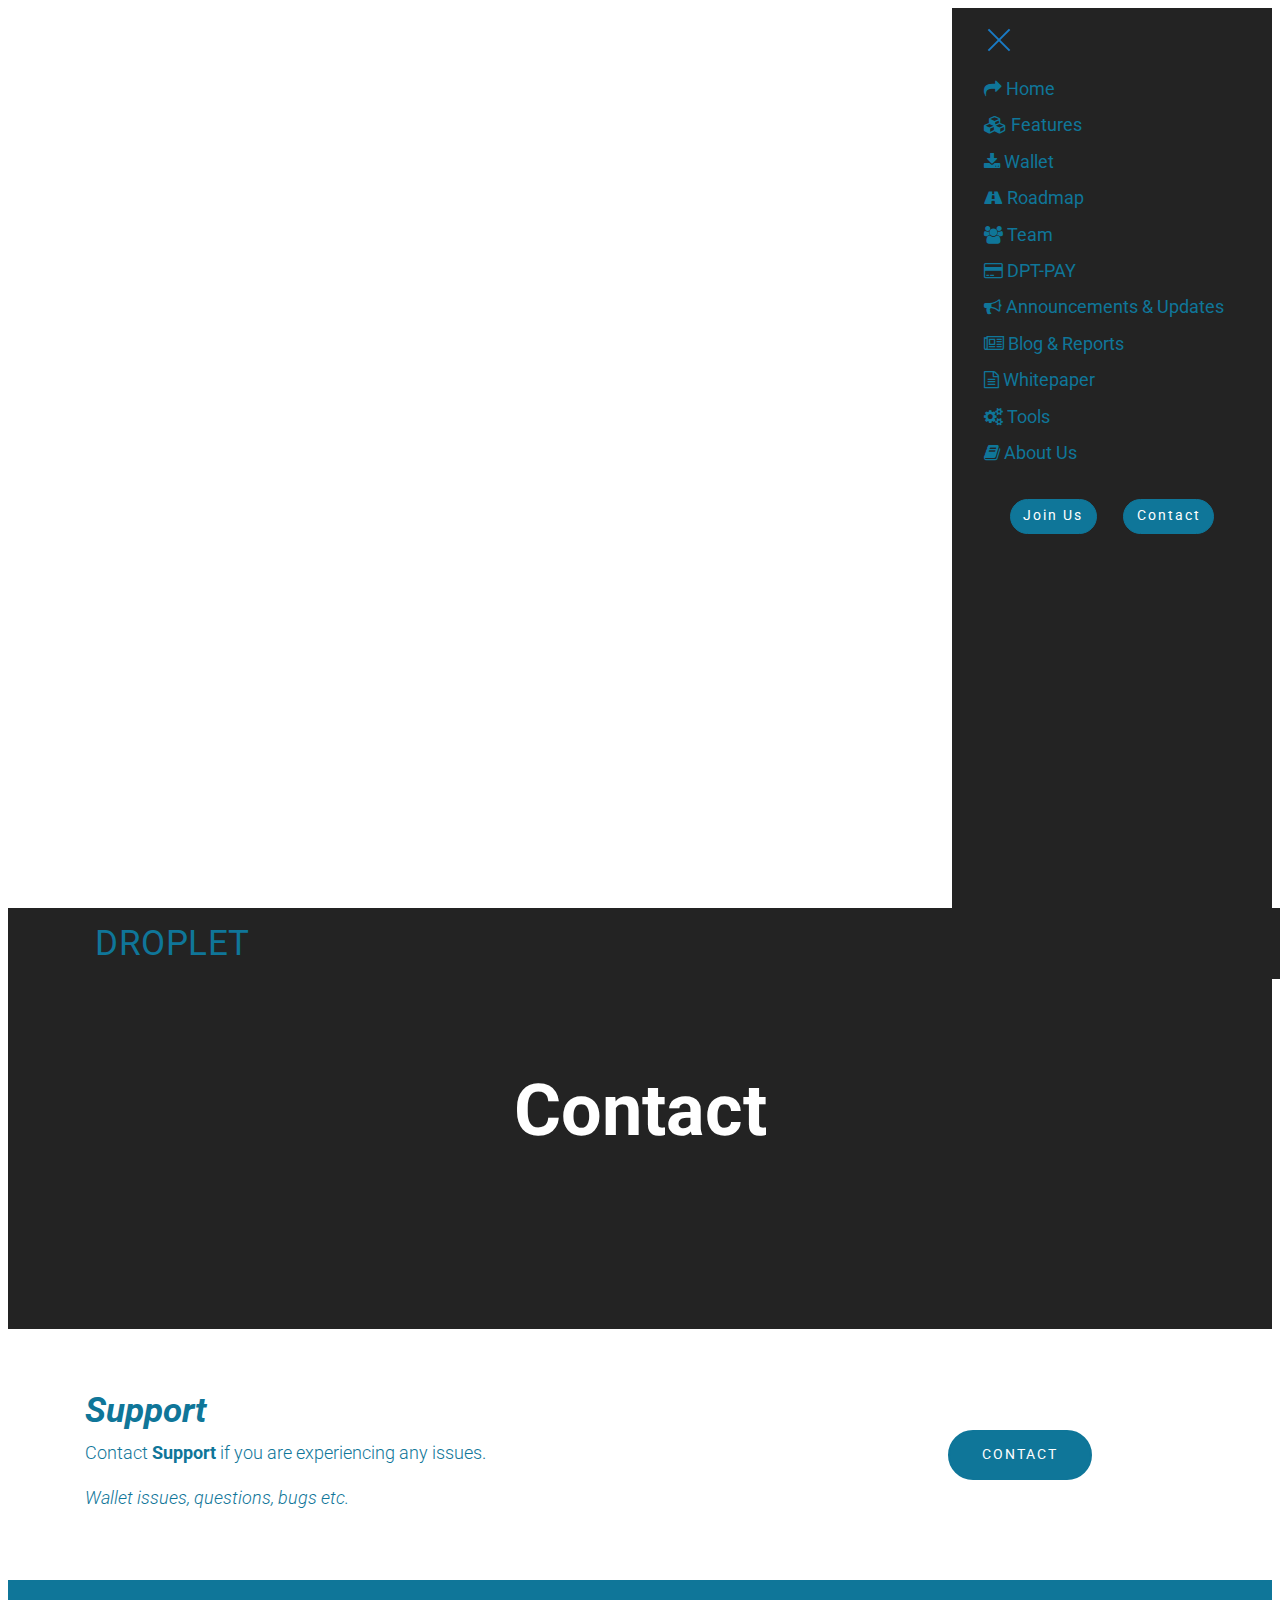
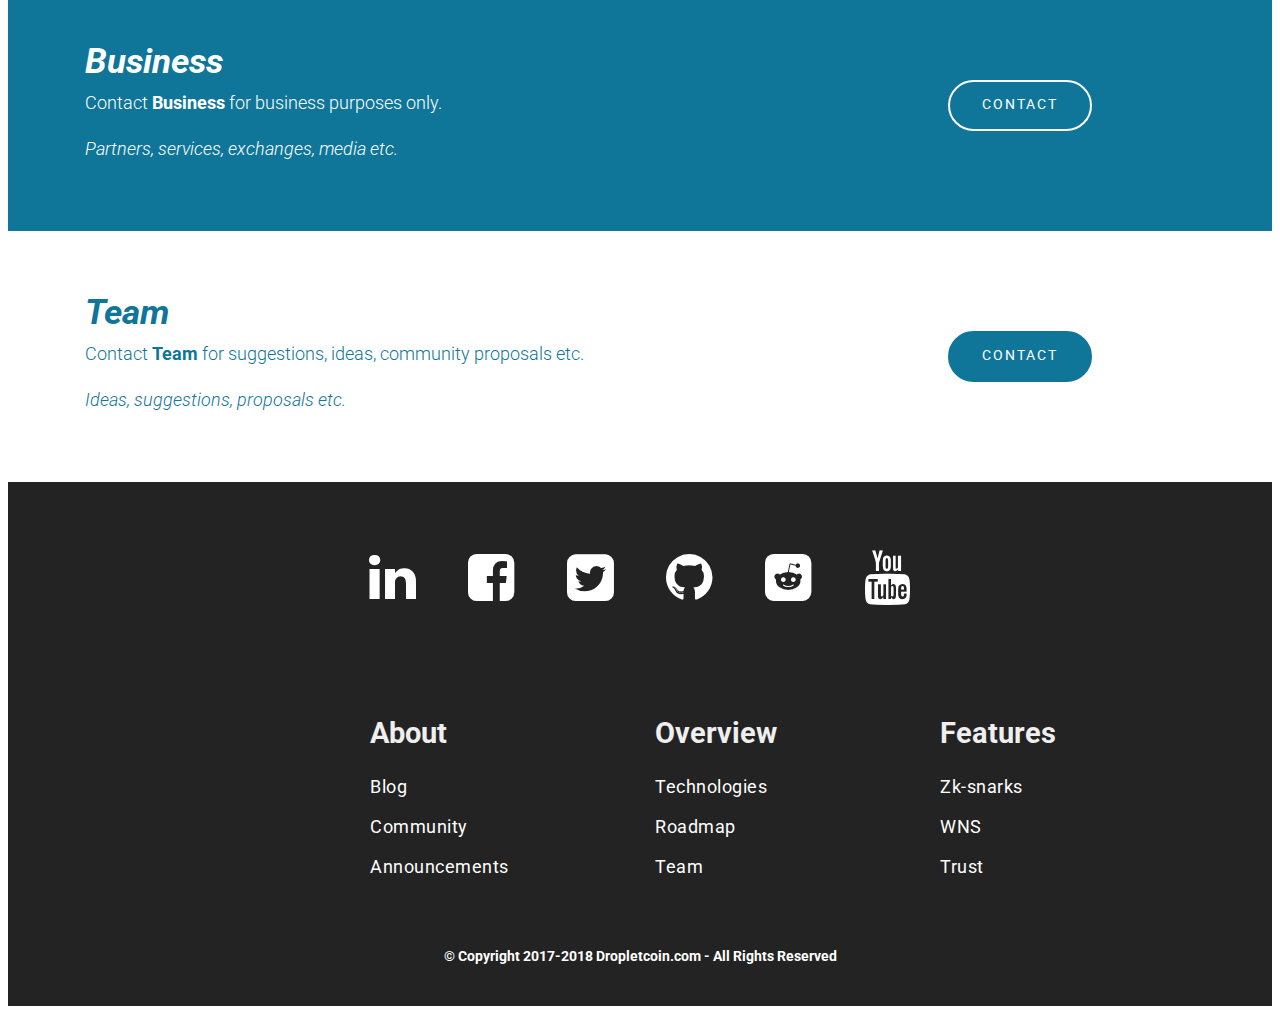
<file: Contact.html>
<!DOCTYPE html>
<html amp>
<head>
    <!-- © Copyright 2017 Dropletcoin.com - All Rights Reserved -->
  <meta charset="UTF-8">
  <meta http-equiv="X-UA-Compatible" content="IE=edge">
  <meta name="generator" content="Mobirise v4.6.5, mobirise.com">
  <meta name="viewport" content="width=device-width, initial-scale=1, minimum-scale=1">
  <link rel="shortcut icon" href="assets/images/droplet-coin-mynt-1-1250x1250.png" type="image/x-icon">
  <meta name="description" content="Contact">
  <title>Contact</title>
  <link rel="stylesheet" href="https://maxcdn.bootstrapcdn.com/font-awesome/4.7.0/css/font-awesome.min.css">
<link rel="canonical" href="Contact.html">
 <style amp-boilerplate>body{-webkit-animation:-amp-start 8s steps(1,end) 0s 1 normal both;-moz-animation:-amp-start 8s steps(1,end) 0s 1 normal both;-ms-animation:-amp-start 8s steps(1,end) 0s 1 normal both;animation:-amp-start 8s steps(1,end) 0s 1 normal both}@-webkit-keyframes -amp-start{from{visibility:hidden}to{visibility:visible}}@-moz-keyframes -amp-start{from{visibility:hidden}to{visibility:visible}}@-ms-keyframes -amp-start{from{visibility:hidden}to{visibility:visible}}@-o-keyframes -amp-start{from{visibility:hidden}to{visibility:visible}}@keyframes -amp-start{from{visibility:hidden}to{visibility:visible}}</style>
<noscript><style amp-boilerplate>body{-webkit-animation:none;-moz-animation:none;-ms-animation:none;animation:none}</style></noscript>
<link href="https://fonts.googleapis.com/css?family=Roboto:100,100i,300,300i,400,400i,500,500i,700,700i,900,900i&subset=cyrillic" rel="stylesheet">
 
 <style amp-custom> 
div,span,h1,h2,h3,h4,h5,h6,p,blockquote,a,ol,ul,li,figcaption{font: inherit;}section{background-color: #eeeeee;}section,.container,.container-fluid{position: relative;word-wrap: break-word;}a.mbr-iconfont:hover{text-decoration: none;}.article .lead p,.article .lead ul,.article .lead ol,.article .lead pre,.article .lead blockquote{margin-bottom: 0;}a{font-style: normal;font-weight: 400;cursor: pointer;}a,a:hover{text-decoration: none;}figure{margin-bottom: 0;}h1,h2,h3,h4,h5,h6,.h1,.h2,.h3,.h4,.h5,.h6,.display-1,.display-2,.display-3,.display-4{line-height: 1;word-break: break-word;word-wrap: break-word;}b,strong{font-weight: bold;}blockquote{padding: 10px 0 10px 20px;position: relative;border-left: 2px solid;border-color: #ff3366;}input:-webkit-autofill,input:-webkit-autofill:hover,input:-webkit-autofill:focus,input:-webkit-autofill:active{transition-delay: 9999s;transition-property: background-color,color;}textarea[type="hidden"]{display: none;}body{position: relative;}section{background-position: 50% 50%;background-repeat: no-repeat;background-size: cover;}section .mbr-background-video,section .mbr-background-video-preview{position: absolute;bottom: 0;left: 0;right: 0;top: 0;}.row{display: -webkit-box;display: -webkit-flex;display: -ms-flexbox;display: flex;-webkit-flex-wrap: wrap;-ms-flex-wrap: wrap;flex-wrap: wrap;margin-right: -15px;margin-left: -15px;}@media (min-width: 576px){.row{margin-right: -15px;margin-left: -15px;}}@media (min-width: 768px){.row{margin-right: -15px;margin-left: -15px;}}@media (min-width: 992px){.row{margin-right: -15px;margin-left: -15px;}}@media (min-width: 1200px){.row{margin-right: -15px;margin-left: -15px;}}.hidden{visibility: hidden;}.mbr-z-index20{z-index: 20;}.mbr-white{color: #ffffff;}.mbr-black{color: #000000;}.mbr-bg-white{background-color: #ffffff;}.mbr-bg-black{background-color: #000000;}.align-left{text-align: left;}.align-center{text-align: center;}.align-right{text-align: right;}@media (max-width: 767px){.align-left,.align-center,.align-right,.mbr-section-btn,.mbr-section-title{text-align: center;}}.mbr-light{font-weight: 300;}.mbr-regular{font-weight: 400;}.mbr-semibold{font-weight: 500;}.mbr-bold{font-weight: 700;}.mbr-figure img,.mbr-figure iframe{display: block;width: 100%;}.card{background-color: transparent;border: none;}.card-img{text-align: center;flex-shrink: 0;}.media{max-width: 100%;margin: 0 auto;}.mbr-figure{-ms-flex-item-align: center;-ms-grid-row-align: center;-webkit-align-self: center;align-self: center;}.media-container > div{max-width: 100%;}.mbr-figure img,.card-img img{width: 100%;}@media (max-width: 991px){.media-size-item{width: auto;}.media{width: auto;}.mbr-figure{width: 100%;}}.mbr-section-btn{margin-left: -.25rem;margin-right: -.25rem;font-size: 0;}nav .mbr-section-btn{margin-left: 0rem;margin-right: 0rem;}.btn .mbr-iconfont,.btn.btn-sm .mbr-iconfont{cursor: pointer;margin-right: 0.5rem;}.btn.btn-md .mbr-iconfont,.btn.btn-md .mbr-iconfont{margin-right: 0.8rem;}[type="submit"]{-webkit-appearance: none;}.mbr-fullscreen .mbr-overlay{min-height: 100vh;}.mbr-fullscreen{display: flex;display: -webkit-flex;display: -moz-flex;display: -ms-flex;display: -o-flex;align-items: center;-webkit-align-items: center;min-height: 100vh;box-sizing: border-box;padding-top: 3rem;padding-bottom: 3rem;}amp-img img{max-height: 100%;max-width: 100%;}img.mbr-temp{width: 100%;}.super-hide{display: none;}.is-builder .nodisplay + img[async],.is-builder .nodisplay + img[decoding="async"],.is-builder amp-img > a + img[async],.is-builder amp-img > a + img[decoding="async"]{display: none;}html:not(.is-builder) amp-img > a{position: absolute;top: 0;bottom: 0;left: 0;right: 0;z-index: 1;}.is-builder .temp-amp-sizer{position: absolute;}.is-builder amp-youtube .temp-amp-sizer,.is-builder amp-vimeo .temp-amp-sizer{position: static;}
*{box-sizing: border-box;}body{font-family: Roboto;font-style: normal;line-height: 1.5;}.mbr-section-title{font-style: normal;line-height: 1.2;}.mbr-section-subtitle{line-height: 1.3;}.mbr-text{font-style: normal;line-height: 1.6;}.display-1{font-family: 'Roboto',sans-serif;font-size: 4.5rem;}.display-2{font-family: 'Roboto',sans-serif;font-size: 2.2rem;}.display-4{font-family: 'Roboto',sans-serif;font-size: 0.9rem;}.display-5{font-family: 'Roboto',sans-serif;font-size: 1.8rem;}.display-7{font-family: 'Roboto',sans-serif;font-size: 1.1rem;}@media (max-width: 768px){.display-1{font-size: 3.6rem;font-size: calc( 2.225rem + (4.5 - 2.225) * ((100vw - 20rem) / (48 - 20)));line-height: calc( 1.4 * (2.225rem + (4.5 - 2.225) * ((100vw - 20rem) / (48 - 20))));}.display-2{font-size: 1.76rem;font-size: calc( 1.42rem + (2.2 - 1.42) * ((100vw - 20rem) / (48 - 20)));line-height: calc( 1.4 * (1.42rem + (2.2 - 1.42) * ((100vw - 20rem) / (48 - 20))));}.display-4{font-size: 0.72rem;font-size: calc( 0.965rem + (0.9 - 0.965) * ((100vw - 20rem) / (48 - 20)));line-height: calc( 1.4 * (0.965rem + (0.9 - 0.965) * ((100vw - 20rem) / (48 - 20))));}.display-5{font-size: 1.44rem;font-size: calc( 1.28rem + (1.8 - 1.28) * ((100vw - 20rem) / (48 - 20)));line-height: calc( 1.4 * (1.28rem + (1.8 - 1.28) * ((100vw - 20rem) / (48 - 20))));}}.btn{font-weight: 400;border-width: 2px;border-style: solid;font-style: normal;letter-spacing: 2px;margin: .4rem .8rem;white-space: normal;transition-property: background-color,color,border-color,box-shadow;transition-duration: .3s,.3s,.3s,2s;transition-timing-function: ease-in-out;padding: 1rem 2rem;border-radius: 0px;display: inline-flex;align-items: center;justify-content: center;word-break: break-word;}.btn-sm{border: 1px solid;font-weight: 400;letter-spacing: 2px;-webkit-transition: all 0.3s ease-in-out;-moz-transition: all 0.3s ease-in-out;transition: all 0.3s ease-in-out;padding: 0.6rem 0.8rem;border-radius: 0px;}.btn-md{font-weight: 600;letter-spacing: 2px;margin: .4rem .8rem;-webkit-transition: all 0.3s ease-in-out;-moz-transition: all 0.3s ease-in-out;transition: all 0.3s ease-in-out;padding: 1rem 2rem;border-radius: 0px;}.bg-primary{background-color: #0f7699;}.bg-success{background-color: #0dcd7b;}.bg-info{background-color: #8282e7;}.bg-warning{background-color: #767676;}.bg-danger{background-color: #a0a0a0;}.btn-primary,.btn-primary:active,.btn-primary.active{background-color: #0f7699;border-color: #0f7699;color: #ffffff;}.btn-primary:hover,.btn-primary:focus,.btn-primary.focus{color: #ffffff;background-color: #084053;border-color: #084053;}.btn-primary.disabled,.btn-primary:disabled{color: #ffffff;background-color: #084053;border-color: #084053;}.btn-secondary,.btn-secondary:active,.btn-secondary.active{background-color: #4addff;border-color: #4addff;color: #003c4a;}.btn-secondary:hover,.btn-secondary:focus,.btn-secondary.focus{color: #003c4a;background-color: #00cdfd;border-color: #00cdfd;}.btn-secondary.disabled,.btn-secondary:disabled{color: #003c4a;background-color: #00cdfd;border-color: #00cdfd;}.btn-info,.btn-info:active,.btn-info.active{background-color: #8282e7;border-color: #8282e7;color: #ffffff;}.btn-info:hover,.btn-info:focus,.btn-info.focus{color: #ffffff;background-color: #4242db;border-color: #4242db;}.btn-info.disabled,.btn-info:disabled{color: #ffffff;background-color: #4242db;border-color: #4242db;}.btn-success,.btn-success:active,.btn-success.active{background-color: #0dcd7b;border-color: #0dcd7b;color: #ffffff;}.btn-success:hover,.btn-success:focus,.btn-success.focus{color: #ffffff;background-color: #088550;border-color: #088550;}.btn-success.disabled,.btn-success:disabled{color: #ffffff;background-color: #088550;border-color: #088550;}.btn-warning,.btn-warning:active,.btn-warning.active{background-color: #767676;border-color: #767676;color: #ffffff;}.btn-warning:hover,.btn-warning:focus,.btn-warning.focus{color: #ffffff;background-color: #505050;border-color: #505050;}.btn-warning.disabled,.btn-warning:disabled{color: #ffffff;background-color: #505050;border-color: #505050;}.btn-danger,.btn-danger:active,.btn-danger.active{background-color: #a0a0a0;border-color: #a0a0a0;color: #ffffff;}.btn-danger:hover,.btn-danger:focus,.btn-danger.focus{color: #ffffff;background-color: #7a7a7a;border-color: #7a7a7a;}.btn-danger.disabled,.btn-danger:disabled{color: #ffffff;background-color: #7a7a7a;border-color: #7a7a7a;}.btn-black,.btn-black:active,.btn-black.active{background-color: #333333;border-color: #333333;color: #ffffff;}.btn-black:hover,.btn-black:focus,.btn-black.focus{color: #ffffff;background-color: #0d0d0d;border-color: #0d0d0d;}.btn-black.disabled,.btn-black:disabled{color: #ffffff;background-color: #0d0d0d;border-color: #0d0d0d;}.btn-white,.btn-white:active,.btn-white.active{background-color: #ffffff;border-color: #ffffff;color: #808080;}.btn-white:hover,.btn-white:focus,.btn-white.focus{color: #808080;background-color: #d9d9d9;border-color: #d9d9d9;}.btn-white.disabled,.btn-white:disabled{color: #808080;background-color: #d9d9d9;border-color: #d9d9d9;}.btn-white,.btn-white:active,.btn-white.active{color: #333333;}.btn-white:hover,.btn-white:focus,.btn-white.focus{color: #333333;}.btn-white.disabled,.btn-white:disabled{color: #333333;}.btn-primary-outline,.btn-primary-outline:active,.btn-primary-outline.active{background: none;border-color: #062e3c;color: #062e3c;}.btn-primary-outline:hover,.btn-primary-outline:focus,.btn-primary-outline.focus{color: #ffffff;background-color: #0f7699;border-color: #0f7699;}.btn-primary-outline.disabled,.btn-primary-outline:disabled{color: #ffffff;background-color: #0f7699;border-color: #0f7699;}.btn-secondary-outline,.btn-secondary-outline:active,.btn-secondary-outline.active{background: none;border-color: #00b8e3;color: #00b8e3;}.btn-secondary-outline:hover,.btn-secondary-outline:focus,.btn-secondary-outline.focus{color: #003c4a;background-color: #4addff;border-color: #4addff;}.btn-secondary-outline.disabled,.btn-secondary-outline:disabled{color: #003c4a;background-color: #4addff;border-color: #4addff;}.btn-info-outline,.btn-info-outline:active,.btn-info-outline.active{background: none;border-color: #2c2cd7;color: #2c2cd7;}.btn-info-outline:hover,.btn-info-outline:focus,.btn-info-outline.focus{color: #ffffff;background-color: #8282e7;border-color: #8282e7;}.btn-info-outline.disabled,.btn-info-outline:disabled{color: #ffffff;background-color: #8282e7;border-color: #8282e7;}.btn-success-outline,.btn-success-outline:active,.btn-success-outline.active{background: none;border-color: #076d41;color: #076d41;}.btn-success-outline:hover,.btn-success-outline:focus,.btn-success-outline.focus{color: #ffffff;background-color: #0dcd7b;border-color: #0dcd7b;}.btn-success-outline.disabled,.btn-success-outline:disabled{color: #ffffff;background-color: #0dcd7b;border-color: #0dcd7b;}.btn-warning-outline,.btn-warning-outline:active,.btn-warning-outline.active{background: none;border-color: #434343;color: #434343;}.btn-warning-outline:hover,.btn-warning-outline:focus,.btn-warning-outline.focus{color: #ffffff;background-color: #767676;border-color: #767676;}.btn-warning-outline.disabled,.btn-warning-outline:disabled{color: #ffffff;background-color: #767676;border-color: #767676;}.btn-danger-outline,.btn-danger-outline:active,.btn-danger-outline.active{background: none;border-color: #6d6d6d;color: #6d6d6d;}.btn-danger-outline:hover,.btn-danger-outline:focus,.btn-danger-outline.focus{color: #ffffff;background-color: #a0a0a0;border-color: #a0a0a0;}.btn-danger-outline.disabled,.btn-danger-outline:disabled{color: #ffffff;background-color: #a0a0a0;border-color: #a0a0a0;}.btn-black-outline,.btn-black-outline:active,.btn-black-outline.active{background: none;border-color: #000000;color: #000000;}.btn-black-outline:hover,.btn-black-outline:focus,.btn-black-outline.focus{color: #ffffff;background-color: #333333;border-color: #333333;}.btn-black-outline.disabled,.btn-black-outline:disabled{color: #ffffff;background-color: #333333;border-color: #333333;}.btn-white-outline,.btn-white-outline:active,.btn-white-outline.active{background: none;border-color: #ffffff;color: #ffffff;}.btn-white-outline:hover,.btn-white-outline:focus,.btn-white-outline.focus{color: #333333;background-color: #ffffff;border-color: #ffffff;}.text-primary{color: #0f7699;}.text-secondary{color: #4addff;}.text-success{color: #0dcd7b;}.text-info{color: #8282e7;}.text-warning{color: #767676;}.text-danger{color: #a0a0a0;}.text-white{color: #ffffff;}.text-black{color: #000000;}a.text-primary:hover,a.text-primary:focus{color: #062e3c;}a.text-secondary:hover,a.text-secondary:focus{color: #00b8e3;}a.text-success:hover,a.text-success:focus{color: #076d41;}a.text-info:hover,a.text-info:focus{color: #2c2cd7;}a.text-warning:hover,a.text-warning:focus{color: #434343;}a.text-danger:hover,a.text-danger:focus{color: #6d6d6d;}a.text-white:hover,a.text-white:focus{color: #b3b3b3;}a.text-black:hover,a.text-black:focus{color: #4d4d4d;}.alert-success{background-color: #0dcd7b;}.alert-info{background-color: #8282e7;}.alert-warning{background-color: #767676;}.alert-danger{background-color: #a0a0a0;}.mbr-section-btn a.btn:not(.btn-form){border-radius: 100px;transition-property: background-color,color,border-color,box-shadow;transition-duration: .3s,.3s,.3s,.8s;transition-timing-function: ease-in-out;}.mbr-section-btn a.btn:not(.btn-form):hover{box-shadow: 0 10px 40px 0 rgba(0,0,0,0.2);}.nav-tabs .nav-link{border-radius: 100px;}.btn-form{border-radius: 0;}.btn-form:hover{cursor: pointer;}a,a:hover{color: #0f7699;}.mbr-plan-header.bg-primary .mbr-plan-subtitle,.mbr-plan-header.bg-primary .mbr-plan-price-desc{color: #3cbfec;}.mbr-plan-header.bg-success .mbr-plan-subtitle,.mbr-plan-header.bg-success .mbr-plan-price-desc{color: #acfad9;}.mbr-plan-header.bg-info .mbr-plan-subtitle,.mbr-plan-header.bg-info .mbr-plan-price-desc{color: #ffffff;}.mbr-plan-header.bg-warning .mbr-plan-subtitle,.mbr-plan-header.bg-warning .mbr-plan-price-desc{color: #b6b6b6;}.mbr-plan-header.bg-danger .mbr-plan-subtitle,.mbr-plan-header.bg-danger .mbr-plan-price-desc{color: #e0e0e0;}blockquote{padding: 10px 0 10px 20px;position: relative;border-color: #0f7699;border-width: 3px;}ul,ol,pre,blockquote{margin-bottom: 0;margin-top: 0;}pre{background: #f4f4f4;padding: 10px 24px;white-space: pre-wrap;}.inactive{-webkit-user-select: none;-moz-user-select: none;-ms-user-select: none;user-select: none;pointer-events: none;-webkit-user-drag: none;user-drag: none;}html,body{height: auto;min-height: 100vh;}.popover-content ul.show{min-height: 155px;}#scrollToTop{display: none;}.mbr-container{max-width: 800px;padding: 0 10px;margin: 0 auto;position: relative;}h1,h2,h3{margin: auto;}h1,h3,p{padding: 10px 0;margin-bottom: 15px;}p,li,blockquote{color: #15181b;letter-spacing: 0.5px;line-height: 1.7;}.container{padding-right: 15px;padding-left: 15px;width: 100%;margin-right: auto;margin-left: auto;}@media (max-width: 767px){.container{max-width: 540px;}}@media (min-width: 768px){.container{max-width: 720px;}}@media (min-width: 992px){.container{max-width: 960px;}}@media (min-width: 1200px){.container{max-width: 1140px;}}.mbr-row{display: -webkit-box;display: -webkit-flex;display: -ms-flexbox;display: flex;-webkit-flex-wrap: wrap;-ms-flex-wrap: wrap;flex-wrap: wrap;margin-right: -15px;margin-left: -15px;}.mbr-justify-content-center{justify-content: center;}@media (max-width: 767px){.mbr-col-sm-12{-ms-flex: 0 0 100%;flex: 0 0 100%;max-width: 100%;padding-right: 15px;padding-left: 15px;}.mbr-row{margin: 0;}}@media (min-width: 768px){.mbr-col-md-3{-ms-flex: 0 0 25%;flex: 0 0 25%;max-width: 25%;padding-right: 15px;padding-left: 15px;}.mbr-col-md-4{-ms-flex: 0 0 33.333333%;flex: 0 0 33.333333%;max-width: 33.333333%;padding-right: 15px;padding-left: 15px;}.mbr-col-md-5{-ms-flex: 0 0 41.666667%;flex: 0 0 41.666667%;max-width: 41.666667%;padding-right: 15px;padding-left: 15px;}.mbr-col-md-6{-ms-flex: 0 0 50%;flex: 0 0 50%;max-width: 50%;padding-right: 15px;padding-left: 15px;}.mbr-col-md-7{-ms-flex: 0 0 58.333333%;flex: 0 0 58.333333%;max-width: 58.333333%;padding-right: 15px;padding-left: 15px;}.mbr-col-md-8{-ms-flex: 0 0 66.666667%;flex: 0 0 66.666667%;max-width: 66.666667%;padding-left: 15px;padding-right: 15px;}.mbr-col-md-10{-ms-flex: 0 0 83.333333%;flex: 0 0 83.333333%;max-width: 83.333333%;padding-left: 15px;padding-right: 15px;}.mbr-col-md-12{-ms-flex: 0 0 100%;flex: 0 0 100%;max-width: 100%;padding-right: 15px;padding-left: 15px;}}@media (min-width: 992px){.mbr-col-lg-2{-ms-flex: 0 0 16.666667%;flex: 0 0 16.666667%;max-width: 16.666667%;padding-right: 15px;padding-left: 15px;}.mbr-col-lg-3{-ms-flex: 0 0 25%;flex: 0 0 25%;max-width: 25%;padding-right: 15px;padding-left: 15px;}.mbr-col-lg-4{-ms-flex: 0 0 33.33%;flex: 0 0 33.33%;max-width: 33.33%;padding-right: 15px;padding-left: 15px;}.mbr-col-lg-5{-ms-flex: 0 0 41.666%;flex: 0 0 41.666%;max-width: 41.666%;padding-right: 15px;padding-left: 15px;}.mbr-col-lg-6{-ms-flex: 0 0 50%;flex: 0 0 50%;max-width: 50%;padding-right: 15px;padding-left: 15px;}.mbr-col-lg-8{-ms-flex: 0 0 66.666667%;flex: 0 0 66.666667%;max-width: 66.666667%;padding-left: 15px;padding-right: 15px;}.mbr-col-lg-10{-ms-flex: 0 0 83.3333%;flex: 0 0 83.3333%;max-width: 83.3333%;padding-right: 15px;padding-left: 15px;}.mbr-col-lg-12{-ms-flex: 0 0 100%;flex: 0 0 100%;max-width: 100%;padding-right: 15px;padding-left: 15px;}}@media (min-width: 1200px){.mbr-col-xl-7{-ms-flex: 0 0 58.333333%;flex: 0 0 58.333333%;max-width: 58.333333%;padding-right: 15px;padding-left: 15px;}.mbr-col-xl-8{-ms-flex: 0 0 66.666667%;flex: 0 0 66.666667%;max-width: 66.666667%;padding-left: 15px;padding-right: 15px;}}section.sidebar-open:before{content: '';position: fixed;top: 0;bottom: 0;right: 0;left: 0;background-color: rgba(0,0,0,0.2);z-index: 1040;}p{margin-top: 0;}.cid-qK9lJMtcBD amp-sidebar{min-width: 260px;z-index: 1050;background-color: #232323;}.cid-qK9lJMtcBD amp-sidebar.open:after{content: '';position: absolute;top: 0;left: 0;bottom: 0;right: 0;background-color: red;}.cid-qK9lJMtcBD .open{transform: translateX(0%);display: block;}.cid-qK9lJMtcBD .builder-sidebar{background-color: #232323;position: relative;height: 100vh;z-index: 1030;padding: 1rem 2rem;max-width: 20rem;}.cid-qK9lJMtcBD .headerbar{display: flex;flex-direction: column;justify-content: center;padding: .5rem 1rem;min-height: 70px;align-items: center;background: #232323;}.cid-qK9lJMtcBD .headerbar.sticky-nav{position: fixed;z-index: 1000;width: 100%;}.cid-qK9lJMtcBD button.sticky-but{position: fixed;}.cid-qK9lJMtcBD .brand{display: flex;align-items: center;align-self: flex-start;padding-right: 30px;}.cid-qK9lJMtcBD .brand p{margin: 0;padding: 0;}.cid-qK9lJMtcBD .brand-name{color: #0f7699;}.cid-qK9lJMtcBD .sidebar{padding: 1rem 0;margin: 0;}.cid-qK9lJMtcBD .sidebar > li{list-style: none;display: flex;flex-direction: column;}.cid-qK9lJMtcBD .sidebar a{display: block;text-decoration: none;margin-bottom: 10px;}.cid-qK9lJMtcBD .close-sidebar{width: 30px;height: 30px;position: relative;cursor: pointer;background-color: transparent;border: none;}.cid-qK9lJMtcBD .close-sidebar:focus{outline: 2px auto #0f7699;}.cid-qK9lJMtcBD .close-sidebar span{position: absolute;left: 0;width: 30px;height: 2px;border-right: 5px;background-color: #197bc6;}.cid-qK9lJMtcBD .close-sidebar span:nth-child(1){transform: rotate(45deg);}.cid-qK9lJMtcBD .close-sidebar span:nth-child(2){transform: rotate(-45deg);}@media (min-width: 992px){.cid-qK9lJMtcBD .brand-name{min-width: 8rem;}.cid-qK9lJMtcBD .builder-sidebar{margin-left: auto;}.cid-qK9lJMtcBD .builder-sidebar .sidebar li{flex-direction: row;flex-wrap: wrap;}.cid-qK9lJMtcBD .builder-sidebar .sidebar li a{padding: .5rem;margin: 0;}.cid-qK9lJMtcBD .builder-overlay{display: none;}}.cid-qK9lJMtcBD .hamburger{position: absolute;top: 25px;right: 20px;margin-left: auto;width: 30px;height: 20px;background: none;border: none;cursor: pointer;z-index: 1000;}@media (min-width: 768px){.cid-qK9lJMtcBD .hamburger{top: calc(0.5rem + 55 * 0.5px - 10px);}}.cid-qK9lJMtcBD .hamburger:focus{outline: none;}.cid-qK9lJMtcBD .hamburger span{position: absolute;right: 0;width: 30px;height: 2px;border-right: 5px;background-color: #197bc6;}.cid-qK9lJMtcBD .hamburger span:nth-child(1){top: 0;transition: all .2s;}.cid-qK9lJMtcBD .hamburger span:nth-child(2){top: 8px;transition: all .15s;}.cid-qK9lJMtcBD .hamburger span:nth-child(3){top: 8px;transition: all .15s;}.cid-qK9lJMtcBD .hamburger span:nth-child(4){top: 16px;transition: all .2s;}.cid-qK9lJMtcBD amp-img{height: 55px;width: 55px;margin-right: 1rem;display: flex;align-items: center;}@media (max-width: 768px){.cid-qK9lJMtcBD amp-img{max-height: 55px;max-width: 55px;}}.cid-qKNI2t9SwM{padding-top: 150px;padding-bottom: 150px;background-color: #232323;}.cid-qKNI2t9SwM .mbr-section-subtitle{margin-bottom: 1rem;}.cid-qKNI2t9SwM .mbr-section-title{color: #ffffff;text-align: center;}.cid-qKNI2t9SwM .mbr-section-subtitle,.cid-qKNI2t9SwM .mbr-section-btn{color: #000000;text-align: left;}.cid-qKNI2t9SwM .mbr-section-subtitle,.cid-qKNI2t9SwM .mbr-section-btn B{color: #ffffff;}.cid-qKNIbvTBTC{padding-top: 60px;padding-bottom: 60px;background-color: #ffffff;}.cid-qKNIbvTBTC .btn-container{display: flex;align-items: center;justify-content: center;}@media (min-width: 768px){.cid-qKNIbvTBTC .mbr-section-subtitle{margin-bottom: 0;}}.cid-qKNIbvTBTC .mbr-section-subtitle{text-align: left;color: #0f7699;}.cid-qKNIbvTBTC .mbr-section-title{text-align: left;color: #0f7699;}.cid-qKNIcwVjuW{padding-top: 60px;padding-bottom: 60px;background-color: #0f7699;}.cid-qKNIcwVjuW .btn-container{display: flex;align-items: center;justify-content: center;}@media (min-width: 768px){.cid-qKNIcwVjuW .mbr-section-subtitle{margin-bottom: 0;}}.cid-qKNIcwVjuW .mbr-section-subtitle{text-align: left;color: #ffffff;}.cid-qKNIcwVjuW .mbr-section-title{text-align: left;color: #ffffff;}.cid-qKNIc46c1R{padding-top: 60px;padding-bottom: 60px;background-color: #ffffff;}.cid-qKNIc46c1R .btn-container{display: flex;align-items: center;justify-content: center;}@media (min-width: 768px){.cid-qKNIc46c1R .mbr-section-subtitle{margin-bottom: 0;}}.cid-qKNIc46c1R .mbr-section-title{text-align: left;color: #0f7699;}.cid-qKNIc46c1R .mbr-section-subtitle{text-align: left;color: #0f7699;}.cid-qKNHZcFfkF{padding-top: 45px;padding-bottom: 45px;background-color: #232323;}.cid-qKNHZcFfkF h1{margin-bottom: 20px;}.cid-qKNHZcFfkF .wrapper{text-align: center;}.cid-qKNHZcFfkF .amp-iconfont{padding: 1rem;margin: .5rem;background: #232323;color: #ffffff;font-size: 3.4rem;}.cid-qKNHZcFfkF B{color: #ffffff;}.cid-qKNHZcFfkF #iconer:hover{background-color: #0f7699;transition: 1s;border-radius: 500px;}.cid-qKNHZcFfkF #iconer{transition: 1s;}.cid-qK9v3ueOgg{padding-top: 45px;padding-bottom: 45px;background-color: #232323;}.cid-qK9v3ueOgg amp-img{text-align: center;}.cid-qK9v3ueOgg .items-col .item{margin: 0;}.cid-qK9v3ueOgg .item,.cid-qK9v3ueOgg .group-title{color: #efefef;padding-top: 0;}@media (max-width: 767px){.cid-qK9v3ueOgg .items-col{text-align: center;margin: 2rem 0;}}.cid-qK9v3ueOgg .item,.cid-qK9v3ueOgg .items{text-align: left;}.cid-qK9v3ueOgg .group-title{text-align: left;}.cid-qLm8abyMSX{padding-top: 0px;padding-bottom: 15px;background-color: #232323;}.cid-qLm8abyMSX .mbr-title{padding-bottom: 1rem;color: #ffffff;}.cid-qLm8abyMSX .mbr-section-btn{padding-top: 1.5rem;}.cid-qLm8abyMSX .mbr-section-subtitle{text-align: center;}</style>
 
  <script async  src="https://cdn.ampproject.org/v0.js"></script>
  <script async custom-element="amp-analytics" src="https://cdn.ampproject.org/v0/amp-analytics-0.1.js"></script>
  <script async custom-element="amp-sidebar" src="https://cdn.ampproject.org/v0/amp-sidebar-0.1.js"></script>
  
  
</head>
<body><amp-sidebar id="sidebar" class="cid-qK9lJMtcBD" layout="nodisplay" side="right">
        <div class="builder-sidebar" id="builder-sidebar">
            <button on="tap:sidebar.close" class="close-sidebar">
                <span></span>
                <span></span>
            </button>

            <div class="sidebar mbr-white" data-app-modern-menu="true"><a class="text-primary display-7" href="index.html"><span class="fa fa-mail-forward mbr-iconfont mbr-iconfont-btn"></span>&nbsp;Home</a> <a class="text-primary display-7" href="Features.html"><span class="fa fa-cubes mbr-iconfont mbr-iconfont-btn"></span>&nbsp;Features</a> <a class="text-primary display-7" href="Wallet.html"><span class="fa fa-download mbr-iconfont mbr-iconfont-btn"></span>&nbsp;Wallet</a> <a class="text-primary display-7" href="Roadmap.html"><span class="fa fa-road mbr-iconfont mbr-iconfont-btn"></span>&nbsp;Roadmap</a> <a class="text-primary display-7" href="Team.html"><span class="fa fa-group mbr-iconfont mbr-iconfont-btn"></span>&nbsp;Team</a> <a class="text-primary display-7" href="Pay.html"><span class="fa fa-credit-card mbr-iconfont mbr-iconfont-btn"></span>&nbsp;DPT-PAY</a>           
                   <a class="text-primary display-7" href="Announcements_&amp;_Updates.html"><span class="fa fa-bullhorn mbr-iconfont mbr-iconfont-btn"></span>&nbsp;Announcements &amp; Updates</a>   <a class="text-primary display-7" href="Blog_&amp;_Reports.html"><span class="fa fa-newspaper-o mbr-iconfont mbr-iconfont-btn"></span>&nbsp;Blog &amp; Reports</a>  <a class="text-primary display-7" href="Whitepaper.html"><span class="fa fa-file-text-o mbr-iconfont mbr-iconfont-btn"></span>&nbsp;Whitepaper</a> <a class="text-primary display-7" href="Tools.html"><span class="fa fa-gears mbr-iconfont mbr-iconfont-btn"></span>&nbsp;Tools</a> <a class="text-primary display-7" href="https://wikipedia.com/wiki/Droplet_Coin"><span class="fa fa-book mbr-iconfont mbr-iconfont-btn"></span>&nbsp;About Us</a></div>
            
            <div class="navbar-buttons mbr-section-btn align-center"><a class="btn btn-sm btn-primary display-4" href="Contribution_Request.html">Join Us</a> <a class="btn btn-sm btn-primary display-4" href="Contact.html">Contact</a></div>
        </div>
    </amp-sidebar>
  <section class="menu cid-qK9lJMtcBD" id="menu1-56">
    
    <nav class="headerbar sticky-nav">
      <div class="brand">
          <span class="brand-logo">
              <amp-img src="assets/images/droplet-coin-mynt-1-1250x1250.png" layout="responsive" width="55" height="55" alt="Mobirise">
                  <a href="index.html"></a>
              </amp-img>
          </span>
          <p class="brand-name mbr-fonts-style display-2"><strong><a href="index.html">DROPLET</a></strong></p>
      </div>
    </nav>
    
    <button on="tap:sidebar.toggle" class="ampstart-btn hamburger sticky-but">
        <span></span>
        <span></span>
        <span></span>
        <span></span>
    </button>
</section>

<section class="header4 cid-qKNI2t9SwM" id="header4-59">

    

    <div class="container">
        <h1 class="mbr-fonts-style mbr-section-title align-left mbr-black mbr-bold display-1">Contact</h1>
        
        
    </div>
</section>

<section class="info2 cid-qKNIbvTBTC" id="info2-5b">

    

    <div class="container">
        <div class="mbr-row mbr-justify-content-center">
            <div class="mbr-col-sm-12 mbr-col-md-6 mbr-col-lg-8">
                <h2 class="mbr-section-title align-right mbr-fonts-style mbr-bold display-2"><em>
                    Support</em><em><br></em></h2>
                <h3 class="mbr-section-subtitle align-right mbr-fonts-style mbr-light display-7">Contact <strong>Support </strong>if you are experiencing any issues.<br><br> 
<div>
</div><div><em>Wallet issues, questions, bugs etc.</em></div></h3>
            </div>
            <div class="btn-container mbr-col-sm-12 mbr-col-md-6 mbr-col-lg-4">
                <div class="mbr-section-btn align-center"><a class="btn btn-primary display-4" href="mailto:support@droplet.cash">CONTACT</a></div>
            </div>
        </div>
    </div>
</section>

<section class="info2 cid-qKNIcwVjuW" id="info2-5d">

    

    <div class="container">
        <div class="mbr-row mbr-justify-content-center">
            <div class="mbr-col-sm-12 mbr-col-md-6 mbr-col-lg-8">
                <h2 class="mbr-section-title align-right mbr-fonts-style mbr-bold display-2"><em>Business</em></h2>
                <h3 class="mbr-section-subtitle align-right mbr-fonts-style mbr-light display-7">
                    Contact <strong>Business </strong>for business purposes only. <br><br><em>Partners, services, exchanges, media etc.</em></h3>
            </div>
            <div class="btn-container mbr-col-sm-12 mbr-col-md-6 mbr-col-lg-4">
                <div class="mbr-section-btn align-center"><a class="btn btn-white-outline display-4" href="mailto:business@droplet.cash">CONTACT</a></div>
            </div>
        </div>
    </div>
</section>

<section class="info2 cid-qKNIc46c1R" id="info2-5c">

    

    <div class="container">
        <div class="mbr-row mbr-justify-content-center">
            <div class="mbr-col-sm-12 mbr-col-md-6 mbr-col-lg-8">
                <h2 class="mbr-section-title align-right mbr-fonts-style mbr-bold display-2"><em>
                    Team</em></h2>
                <h3 class="mbr-section-subtitle align-right mbr-fonts-style mbr-light display-7">Contact <strong>Team </strong>for suggestions, ideas, community proposals etc.<br><br> 
<div>
</div><div><em>Ideas, suggestions, proposals etc.</em></div></h3>
            </div>
            <div class="btn-container mbr-col-sm-12 mbr-col-md-6 mbr-col-lg-4">
                <div class="mbr-section-btn align-center"><a class="btn btn-primary display-4" href="mailto:team@droplet.cash">CONTACT</a></div>
            </div>
        </div>
    </div>
</section>

<section class="social-follow cid-qKNHZcFfkF" id="social-follow-58">

    

    <div class="wrapper">
        
        <div class="icons-list">
            
            
            
            
            
            
            
        <a href="https://www.linkedin.com/company/dropletcoin/" target="_blank">
                <span id="iconer" class="amp-iconfont fa-linkedin fa"></span>
            </a><a href="https://www.facebook.com/Dropletcoin.official/" target="_blank">
                <span id="iconer" class="amp-iconfont fa-facebook-square fa"></span>
            </a><a href="https://twitter.com/DropletCoin" target="_blank">
                <span id="iconer" class="amp-iconfont fa-twitter-square fa"></span>
            </a><a href="https://github.com/DropletCoin" target="_blank">
                <span id="iconer" class="amp-iconfont fa-github fa"></span>
            </a><a href="https://www.reddit.com/r/Droplet_coin/" target="_blank">
                <span id="iconer" class="amp-iconfont fa-reddit-square fa"></span>
            </a><a href="https://www.youtube.com/channel/UChOF3y11_clZDhjWu_Jibyw" target="_blank">
                <span id="iconer" class="amp-iconfont fa-youtube fa"></span>
            </a></div>
    </div>
</section>

<section class="footer3 cid-qK9v3ueOgg" id="footer3-57">

    

    <div class="container">
        <div class="mbr-row mbr-justify-content-center">
            <div id="bildedpt" class="image-block mbr-col-sm-12 mbr-col-md-3">
                <amp-img src="assets/images/droplet-seddelen-hvit-bg-2957x1340.png" layout="responsive" width="255.97910447761194" height="116" alt="Mobirise">
                    
                </amp-img>
            </div>

            <div class="items-col mbr-col-sm-12 align-right mbr-col-md-3">
                <h3 class="mbr-fonts-style group-title mbr-bold display-5">About</h3>
                <div class="items">
                    
                    
                    
                <p class="item mbr-fonts-style display-7"><a href="Blog_&amp;_Reports.html" class="text-white">Blog</a></p><p class="item mbr-fonts-style display-7"><a href="https://www.reddit.com/r/Droplet_coin/" target="_blank" class="text-white">Community</a></p><p class="item mbr-fonts-style display-7">
                        <a href="Announcements_&amp;_Updates.html" class="text-white">Announcements</a></p></div>
            </div>

            <div class="items-col mbr-col-sm-12 align-right mbr-col-md-3">
                <h3 class="mbr-fonts-style group-title mbr-bold display-5">
                    Overview</h3>
                <div class="items">
                    
                    
                    
                <p class="item mbr-fonts-style display-7">
                        <a href="Features.html" class="text-white">Technologies</a></p><p class="item mbr-fonts-style display-7">
                        <a href="Roadmap.html" class="text-white">Roadmap</a></p><p class="item mbr-fonts-style display-7">
                        <a href="Team.html" class="text-white">Team</a></p></div>
            </div>

            <div id="featuresid" class="items-col mbr-col-sm-12 align-right mbr-col-md-3">
                <h3 class="mbr-fonts-style group-title mbr-bold display-5">
                    Features</h3>
                <div class="items">
                    
                    
                    
                <p class="item mbr-fonts-style display-7">
                        <a href="zk-snarks.html" class="text-white">Zk-snarks</a></p><p class="item mbr-fonts-style display-7">
                        <a href="WNS.html" class="text-white">WNS</a></p><p class="item mbr-fonts-style display-7">
                        <a href="Trust.html" class="text-white">Trust</a></p></div>
            </div>

        </div>
    </div>
</section>

<section class="mbr-section content19 cid-qLm8abyMSX" id="content19-6p">

    

    <div class="mbr-container">
        
        <h3 class="mbr-section-subtitle align-center mbr-light mbr-fonts-style mbr-white display-4"><strong>© Copyright 2017-2018 Dropletcoin.com - All Rights Reserved</strong></h3>
        
    </div>
</section>


  
  
</body>
</html>
</file>
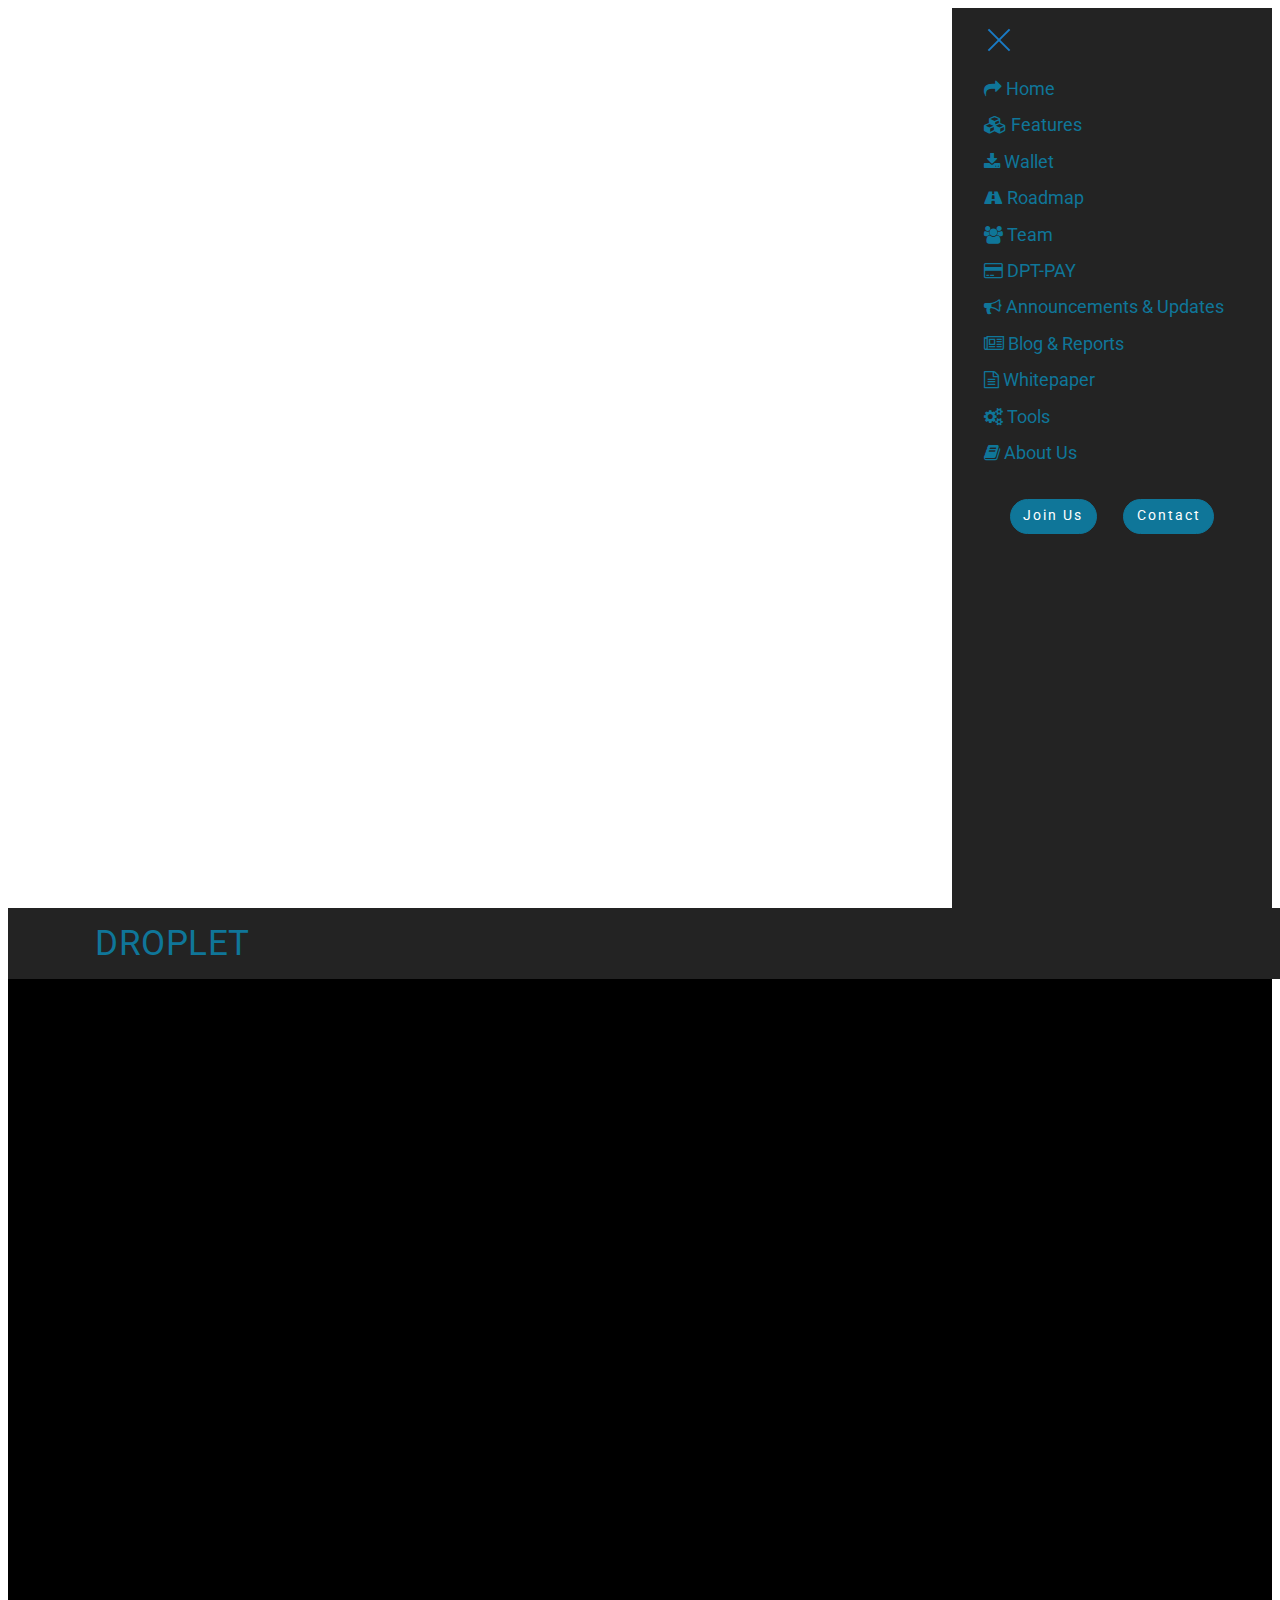
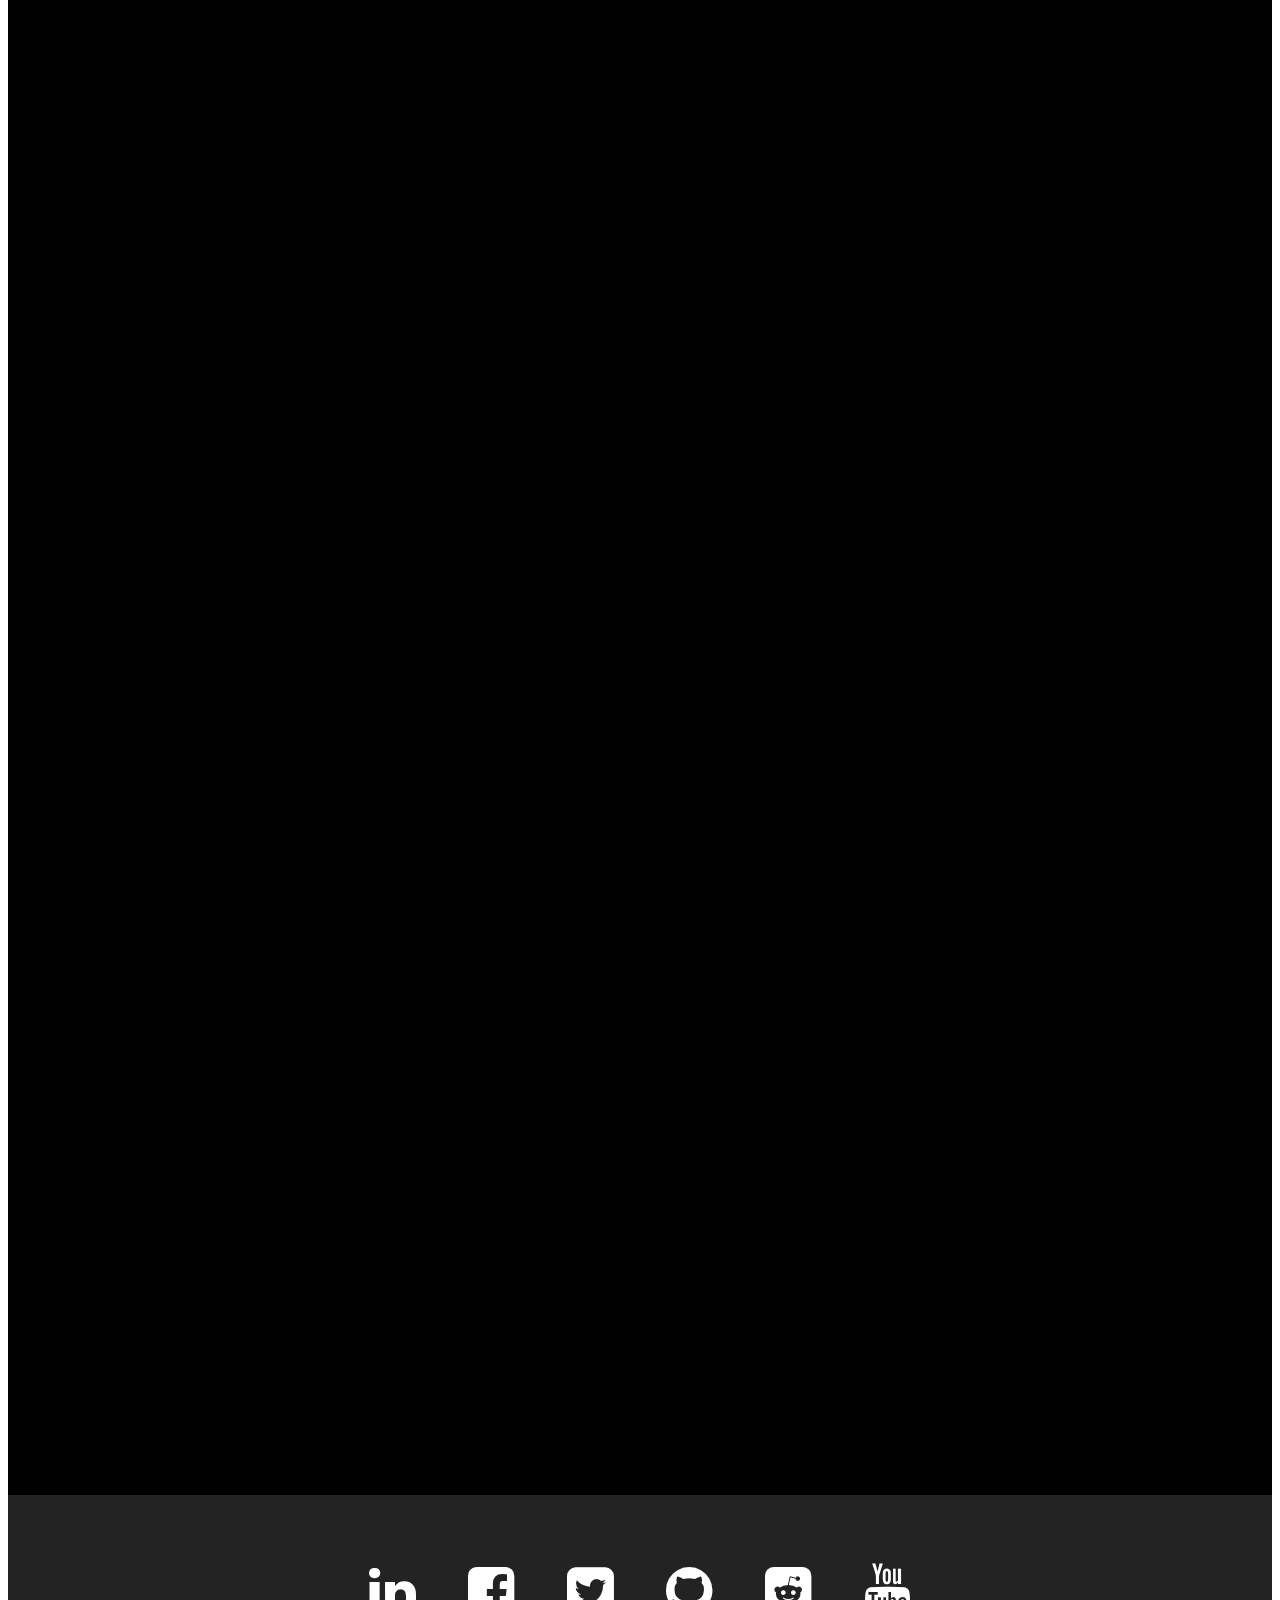
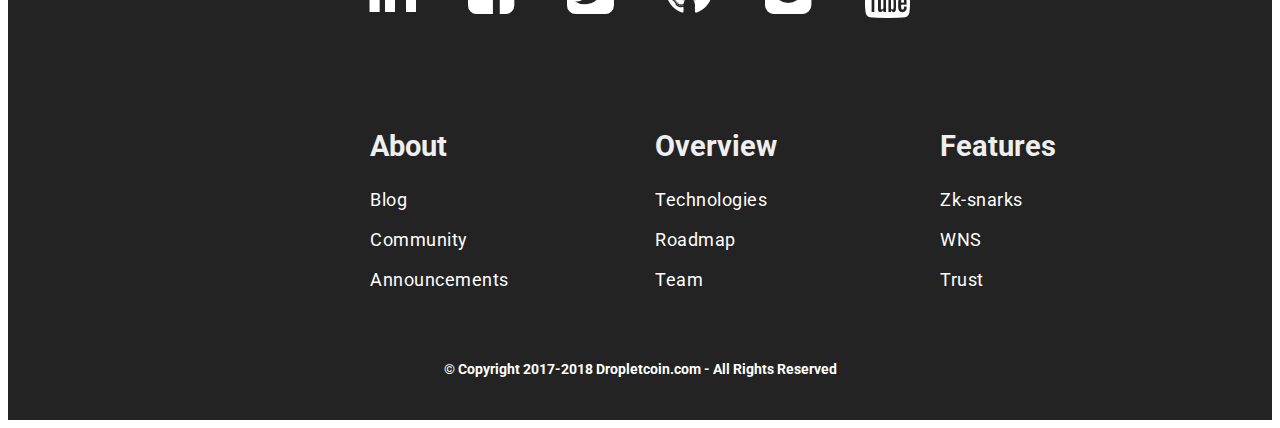
<file: Contribution_Request.html>
<!DOCTYPE html>
<html amp>
<head>
    <!-- © Copyright 2017 Dropletcoin.com - All Rights Reserved -->
  <meta charset="UTF-8">
  <meta http-equiv="X-UA-Compatible" content="IE=edge">
  <meta name="generator" content="Mobirise v4.6.5, mobirise.com">
  <meta name="viewport" content="width=device-width, initial-scale=1, minimum-scale=1">
  <link rel="shortcut icon" href="assets/images/droplet-coin-mynt-1-1250x1250.png" type="image/x-icon">
  <meta name="description" content="">
  <title>Contribution_Request</title>
  <link rel="stylesheet" href="https://maxcdn.bootstrapcdn.com/font-awesome/4.7.0/css/font-awesome.min.css">
<link rel="canonical" href="Contribution_Request.html">
 <style amp-boilerplate>body{-webkit-animation:-amp-start 8s steps(1,end) 0s 1 normal both;-moz-animation:-amp-start 8s steps(1,end) 0s 1 normal both;-ms-animation:-amp-start 8s steps(1,end) 0s 1 normal both;animation:-amp-start 8s steps(1,end) 0s 1 normal both}@-webkit-keyframes -amp-start{from{visibility:hidden}to{visibility:visible}}@-moz-keyframes -amp-start{from{visibility:hidden}to{visibility:visible}}@-ms-keyframes -amp-start{from{visibility:hidden}to{visibility:visible}}@-o-keyframes -amp-start{from{visibility:hidden}to{visibility:visible}}@keyframes -amp-start{from{visibility:hidden}to{visibility:visible}}</style>
<noscript><style amp-boilerplate>body{-webkit-animation:none;-moz-animation:none;-ms-animation:none;animation:none}</style></noscript>
<link href="https://fonts.googleapis.com/css?family=Roboto:100,100i,300,300i,400,400i,500,500i,700,700i,900,900i&subset=cyrillic" rel="stylesheet">
 
 <style amp-custom> 
div,span,h1,h2,h3,h4,h5,h6,p,blockquote,a,ol,ul,li,figcaption{font: inherit;}section{background-color: #eeeeee;}section,.container,.container-fluid{position: relative;word-wrap: break-word;}a.mbr-iconfont:hover{text-decoration: none;}.article .lead p,.article .lead ul,.article .lead ol,.article .lead pre,.article .lead blockquote{margin-bottom: 0;}a{font-style: normal;font-weight: 400;cursor: pointer;}a,a:hover{text-decoration: none;}figure{margin-bottom: 0;}h1,h2,h3,h4,h5,h6,.h1,.h2,.h3,.h4,.h5,.h6,.display-1,.display-2,.display-3,.display-4{line-height: 1;word-break: break-word;word-wrap: break-word;}b,strong{font-weight: bold;}blockquote{padding: 10px 0 10px 20px;position: relative;border-left: 2px solid;border-color: #ff3366;}input:-webkit-autofill,input:-webkit-autofill:hover,input:-webkit-autofill:focus,input:-webkit-autofill:active{transition-delay: 9999s;transition-property: background-color,color;}textarea[type="hidden"]{display: none;}body{position: relative;}section{background-position: 50% 50%;background-repeat: no-repeat;background-size: cover;}section .mbr-background-video,section .mbr-background-video-preview{position: absolute;bottom: 0;left: 0;right: 0;top: 0;}.row{display: -webkit-box;display: -webkit-flex;display: -ms-flexbox;display: flex;-webkit-flex-wrap: wrap;-ms-flex-wrap: wrap;flex-wrap: wrap;margin-right: -15px;margin-left: -15px;}@media (min-width: 576px){.row{margin-right: -15px;margin-left: -15px;}}@media (min-width: 768px){.row{margin-right: -15px;margin-left: -15px;}}@media (min-width: 992px){.row{margin-right: -15px;margin-left: -15px;}}@media (min-width: 1200px){.row{margin-right: -15px;margin-left: -15px;}}.hidden{visibility: hidden;}.mbr-z-index20{z-index: 20;}.mbr-white{color: #ffffff;}.mbr-black{color: #000000;}.mbr-bg-white{background-color: #ffffff;}.mbr-bg-black{background-color: #000000;}.align-left{text-align: left;}.align-center{text-align: center;}.align-right{text-align: right;}@media (max-width: 767px){.align-left,.align-center,.align-right,.mbr-section-btn,.mbr-section-title{text-align: center;}}.mbr-light{font-weight: 300;}.mbr-regular{font-weight: 400;}.mbr-semibold{font-weight: 500;}.mbr-bold{font-weight: 700;}.mbr-figure img,.mbr-figure iframe{display: block;width: 100%;}.card{background-color: transparent;border: none;}.card-img{text-align: center;flex-shrink: 0;}.media{max-width: 100%;margin: 0 auto;}.mbr-figure{-ms-flex-item-align: center;-ms-grid-row-align: center;-webkit-align-self: center;align-self: center;}.media-container > div{max-width: 100%;}.mbr-figure img,.card-img img{width: 100%;}@media (max-width: 991px){.media-size-item{width: auto;}.media{width: auto;}.mbr-figure{width: 100%;}}.mbr-section-btn{margin-left: -.25rem;margin-right: -.25rem;font-size: 0;}nav .mbr-section-btn{margin-left: 0rem;margin-right: 0rem;}.btn .mbr-iconfont,.btn.btn-sm .mbr-iconfont{cursor: pointer;margin-right: 0.5rem;}.btn.btn-md .mbr-iconfont,.btn.btn-md .mbr-iconfont{margin-right: 0.8rem;}[type="submit"]{-webkit-appearance: none;}.mbr-fullscreen .mbr-overlay{min-height: 100vh;}.mbr-fullscreen{display: flex;display: -webkit-flex;display: -moz-flex;display: -ms-flex;display: -o-flex;align-items: center;-webkit-align-items: center;min-height: 100vh;box-sizing: border-box;padding-top: 3rem;padding-bottom: 3rem;}amp-img img{max-height: 100%;max-width: 100%;}img.mbr-temp{width: 100%;}.super-hide{display: none;}.is-builder .nodisplay + img[async],.is-builder .nodisplay + img[decoding="async"],.is-builder amp-img > a + img[async],.is-builder amp-img > a + img[decoding="async"]{display: none;}html:not(.is-builder) amp-img > a{position: absolute;top: 0;bottom: 0;left: 0;right: 0;z-index: 1;}.is-builder .temp-amp-sizer{position: absolute;}.is-builder amp-youtube .temp-amp-sizer,.is-builder amp-vimeo .temp-amp-sizer{position: static;}
*{box-sizing: border-box;}body{font-family: Roboto;font-style: normal;line-height: 1.5;}.mbr-section-title{font-style: normal;line-height: 1.2;}.mbr-section-subtitle{line-height: 1.3;}.mbr-text{font-style: normal;line-height: 1.6;}.display-1{font-family: 'Roboto',sans-serif;font-size: 4.5rem;}.display-2{font-family: 'Roboto',sans-serif;font-size: 2.2rem;}.display-4{font-family: 'Roboto',sans-serif;font-size: 0.9rem;}.display-5{font-family: 'Roboto',sans-serif;font-size: 1.8rem;}.display-7{font-family: 'Roboto',sans-serif;font-size: 1.1rem;}@media (max-width: 768px){.display-1{font-size: 3.6rem;font-size: calc( 2.225rem + (4.5 - 2.225) * ((100vw - 20rem) / (48 - 20)));line-height: calc( 1.4 * (2.225rem + (4.5 - 2.225) * ((100vw - 20rem) / (48 - 20))));}.display-2{font-size: 1.76rem;font-size: calc( 1.42rem + (2.2 - 1.42) * ((100vw - 20rem) / (48 - 20)));line-height: calc( 1.4 * (1.42rem + (2.2 - 1.42) * ((100vw - 20rem) / (48 - 20))));}.display-4{font-size: 0.72rem;font-size: calc( 0.965rem + (0.9 - 0.965) * ((100vw - 20rem) / (48 - 20)));line-height: calc( 1.4 * (0.965rem + (0.9 - 0.965) * ((100vw - 20rem) / (48 - 20))));}.display-5{font-size: 1.44rem;font-size: calc( 1.28rem + (1.8 - 1.28) * ((100vw - 20rem) / (48 - 20)));line-height: calc( 1.4 * (1.28rem + (1.8 - 1.28) * ((100vw - 20rem) / (48 - 20))));}}.btn{font-weight: 400;border-width: 2px;border-style: solid;font-style: normal;letter-spacing: 2px;margin: .4rem .8rem;white-space: normal;transition-property: background-color,color,border-color,box-shadow;transition-duration: .3s,.3s,.3s,2s;transition-timing-function: ease-in-out;padding: 1rem 2rem;border-radius: 0px;display: inline-flex;align-items: center;justify-content: center;word-break: break-word;}.btn-sm{border: 1px solid;font-weight: 400;letter-spacing: 2px;-webkit-transition: all 0.3s ease-in-out;-moz-transition: all 0.3s ease-in-out;transition: all 0.3s ease-in-out;padding: 0.6rem 0.8rem;border-radius: 0px;}.btn-md{font-weight: 600;letter-spacing: 2px;margin: .4rem .8rem;-webkit-transition: all 0.3s ease-in-out;-moz-transition: all 0.3s ease-in-out;transition: all 0.3s ease-in-out;padding: 1rem 2rem;border-radius: 0px;}.bg-primary{background-color: #0f7699;}.bg-success{background-color: #0dcd7b;}.bg-info{background-color: #8282e7;}.bg-warning{background-color: #767676;}.bg-danger{background-color: #a0a0a0;}.btn-primary,.btn-primary:active,.btn-primary.active{background-color: #0f7699;border-color: #0f7699;color: #ffffff;}.btn-primary:hover,.btn-primary:focus,.btn-primary.focus{color: #ffffff;background-color: #084053;border-color: #084053;}.btn-primary.disabled,.btn-primary:disabled{color: #ffffff;background-color: #084053;border-color: #084053;}.btn-secondary,.btn-secondary:active,.btn-secondary.active{background-color: #4addff;border-color: #4addff;color: #003c4a;}.btn-secondary:hover,.btn-secondary:focus,.btn-secondary.focus{color: #003c4a;background-color: #00cdfd;border-color: #00cdfd;}.btn-secondary.disabled,.btn-secondary:disabled{color: #003c4a;background-color: #00cdfd;border-color: #00cdfd;}.btn-info,.btn-info:active,.btn-info.active{background-color: #8282e7;border-color: #8282e7;color: #ffffff;}.btn-info:hover,.btn-info:focus,.btn-info.focus{color: #ffffff;background-color: #4242db;border-color: #4242db;}.btn-info.disabled,.btn-info:disabled{color: #ffffff;background-color: #4242db;border-color: #4242db;}.btn-success,.btn-success:active,.btn-success.active{background-color: #0dcd7b;border-color: #0dcd7b;color: #ffffff;}.btn-success:hover,.btn-success:focus,.btn-success.focus{color: #ffffff;background-color: #088550;border-color: #088550;}.btn-success.disabled,.btn-success:disabled{color: #ffffff;background-color: #088550;border-color: #088550;}.btn-warning,.btn-warning:active,.btn-warning.active{background-color: #767676;border-color: #767676;color: #ffffff;}.btn-warning:hover,.btn-warning:focus,.btn-warning.focus{color: #ffffff;background-color: #505050;border-color: #505050;}.btn-warning.disabled,.btn-warning:disabled{color: #ffffff;background-color: #505050;border-color: #505050;}.btn-danger,.btn-danger:active,.btn-danger.active{background-color: #a0a0a0;border-color: #a0a0a0;color: #ffffff;}.btn-danger:hover,.btn-danger:focus,.btn-danger.focus{color: #ffffff;background-color: #7a7a7a;border-color: #7a7a7a;}.btn-danger.disabled,.btn-danger:disabled{color: #ffffff;background-color: #7a7a7a;border-color: #7a7a7a;}.btn-black,.btn-black:active,.btn-black.active{background-color: #333333;border-color: #333333;color: #ffffff;}.btn-black:hover,.btn-black:focus,.btn-black.focus{color: #ffffff;background-color: #0d0d0d;border-color: #0d0d0d;}.btn-black.disabled,.btn-black:disabled{color: #ffffff;background-color: #0d0d0d;border-color: #0d0d0d;}.btn-white,.btn-white:active,.btn-white.active{background-color: #ffffff;border-color: #ffffff;color: #808080;}.btn-white:hover,.btn-white:focus,.btn-white.focus{color: #808080;background-color: #d9d9d9;border-color: #d9d9d9;}.btn-white.disabled,.btn-white:disabled{color: #808080;background-color: #d9d9d9;border-color: #d9d9d9;}.btn-white,.btn-white:active,.btn-white.active{color: #333333;}.btn-white:hover,.btn-white:focus,.btn-white.focus{color: #333333;}.btn-white.disabled,.btn-white:disabled{color: #333333;}.btn-primary-outline,.btn-primary-outline:active,.btn-primary-outline.active{background: none;border-color: #062e3c;color: #062e3c;}.btn-primary-outline:hover,.btn-primary-outline:focus,.btn-primary-outline.focus{color: #ffffff;background-color: #0f7699;border-color: #0f7699;}.btn-primary-outline.disabled,.btn-primary-outline:disabled{color: #ffffff;background-color: #0f7699;border-color: #0f7699;}.btn-secondary-outline,.btn-secondary-outline:active,.btn-secondary-outline.active{background: none;border-color: #00b8e3;color: #00b8e3;}.btn-secondary-outline:hover,.btn-secondary-outline:focus,.btn-secondary-outline.focus{color: #003c4a;background-color: #4addff;border-color: #4addff;}.btn-secondary-outline.disabled,.btn-secondary-outline:disabled{color: #003c4a;background-color: #4addff;border-color: #4addff;}.btn-info-outline,.btn-info-outline:active,.btn-info-outline.active{background: none;border-color: #2c2cd7;color: #2c2cd7;}.btn-info-outline:hover,.btn-info-outline:focus,.btn-info-outline.focus{color: #ffffff;background-color: #8282e7;border-color: #8282e7;}.btn-info-outline.disabled,.btn-info-outline:disabled{color: #ffffff;background-color: #8282e7;border-color: #8282e7;}.btn-success-outline,.btn-success-outline:active,.btn-success-outline.active{background: none;border-color: #076d41;color: #076d41;}.btn-success-outline:hover,.btn-success-outline:focus,.btn-success-outline.focus{color: #ffffff;background-color: #0dcd7b;border-color: #0dcd7b;}.btn-success-outline.disabled,.btn-success-outline:disabled{color: #ffffff;background-color: #0dcd7b;border-color: #0dcd7b;}.btn-warning-outline,.btn-warning-outline:active,.btn-warning-outline.active{background: none;border-color: #434343;color: #434343;}.btn-warning-outline:hover,.btn-warning-outline:focus,.btn-warning-outline.focus{color: #ffffff;background-color: #767676;border-color: #767676;}.btn-warning-outline.disabled,.btn-warning-outline:disabled{color: #ffffff;background-color: #767676;border-color: #767676;}.btn-danger-outline,.btn-danger-outline:active,.btn-danger-outline.active{background: none;border-color: #6d6d6d;color: #6d6d6d;}.btn-danger-outline:hover,.btn-danger-outline:focus,.btn-danger-outline.focus{color: #ffffff;background-color: #a0a0a0;border-color: #a0a0a0;}.btn-danger-outline.disabled,.btn-danger-outline:disabled{color: #ffffff;background-color: #a0a0a0;border-color: #a0a0a0;}.btn-black-outline,.btn-black-outline:active,.btn-black-outline.active{background: none;border-color: #000000;color: #000000;}.btn-black-outline:hover,.btn-black-outline:focus,.btn-black-outline.focus{color: #ffffff;background-color: #333333;border-color: #333333;}.btn-black-outline.disabled,.btn-black-outline:disabled{color: #ffffff;background-color: #333333;border-color: #333333;}.btn-white-outline,.btn-white-outline:active,.btn-white-outline.active{background: none;border-color: #ffffff;color: #ffffff;}.btn-white-outline:hover,.btn-white-outline:focus,.btn-white-outline.focus{color: #333333;background-color: #ffffff;border-color: #ffffff;}.text-primary{color: #0f7699;}.text-secondary{color: #4addff;}.text-success{color: #0dcd7b;}.text-info{color: #8282e7;}.text-warning{color: #767676;}.text-danger{color: #a0a0a0;}.text-white{color: #ffffff;}.text-black{color: #000000;}a.text-primary:hover,a.text-primary:focus{color: #062e3c;}a.text-secondary:hover,a.text-secondary:focus{color: #00b8e3;}a.text-success:hover,a.text-success:focus{color: #076d41;}a.text-info:hover,a.text-info:focus{color: #2c2cd7;}a.text-warning:hover,a.text-warning:focus{color: #434343;}a.text-danger:hover,a.text-danger:focus{color: #6d6d6d;}a.text-white:hover,a.text-white:focus{color: #b3b3b3;}a.text-black:hover,a.text-black:focus{color: #4d4d4d;}.alert-success{background-color: #0dcd7b;}.alert-info{background-color: #8282e7;}.alert-warning{background-color: #767676;}.alert-danger{background-color: #a0a0a0;}.mbr-section-btn a.btn:not(.btn-form){border-radius: 100px;transition-property: background-color,color,border-color,box-shadow;transition-duration: .3s,.3s,.3s,.8s;transition-timing-function: ease-in-out;}.mbr-section-btn a.btn:not(.btn-form):hover{box-shadow: 0 10px 40px 0 rgba(0,0,0,0.2);}.nav-tabs .nav-link{border-radius: 100px;}.btn-form{border-radius: 0;}.btn-form:hover{cursor: pointer;}a,a:hover{color: #0f7699;}.mbr-plan-header.bg-primary .mbr-plan-subtitle,.mbr-plan-header.bg-primary .mbr-plan-price-desc{color: #3cbfec;}.mbr-plan-header.bg-success .mbr-plan-subtitle,.mbr-plan-header.bg-success .mbr-plan-price-desc{color: #acfad9;}.mbr-plan-header.bg-info .mbr-plan-subtitle,.mbr-plan-header.bg-info .mbr-plan-price-desc{color: #ffffff;}.mbr-plan-header.bg-warning .mbr-plan-subtitle,.mbr-plan-header.bg-warning .mbr-plan-price-desc{color: #b6b6b6;}.mbr-plan-header.bg-danger .mbr-plan-subtitle,.mbr-plan-header.bg-danger .mbr-plan-price-desc{color: #e0e0e0;}blockquote{padding: 10px 0 10px 20px;position: relative;border-color: #0f7699;border-width: 3px;}ul,ol,pre,blockquote{margin-bottom: 0;margin-top: 0;}pre{background: #f4f4f4;padding: 10px 24px;white-space: pre-wrap;}.inactive{-webkit-user-select: none;-moz-user-select: none;-ms-user-select: none;user-select: none;pointer-events: none;-webkit-user-drag: none;user-drag: none;}html,body{height: auto;min-height: 100vh;}.popover-content ul.show{min-height: 155px;}#scrollToTop{display: none;}.mbr-container{max-width: 800px;padding: 0 10px;margin: 0 auto;position: relative;}h1,h2,h3{margin: auto;}h1,h3,p{padding: 10px 0;margin-bottom: 15px;}p,li,blockquote{color: #15181b;letter-spacing: 0.5px;line-height: 1.7;}.container{padding-right: 15px;padding-left: 15px;width: 100%;margin-right: auto;margin-left: auto;}@media (max-width: 767px){.container{max-width: 540px;}}@media (min-width: 768px){.container{max-width: 720px;}}@media (min-width: 992px){.container{max-width: 960px;}}@media (min-width: 1200px){.container{max-width: 1140px;}}.mbr-row{display: -webkit-box;display: -webkit-flex;display: -ms-flexbox;display: flex;-webkit-flex-wrap: wrap;-ms-flex-wrap: wrap;flex-wrap: wrap;margin-right: -15px;margin-left: -15px;}.mbr-justify-content-center{justify-content: center;}@media (max-width: 767px){.mbr-col-sm-12{-ms-flex: 0 0 100%;flex: 0 0 100%;max-width: 100%;padding-right: 15px;padding-left: 15px;}.mbr-row{margin: 0;}}@media (min-width: 768px){.mbr-col-md-3{-ms-flex: 0 0 25%;flex: 0 0 25%;max-width: 25%;padding-right: 15px;padding-left: 15px;}.mbr-col-md-4{-ms-flex: 0 0 33.333333%;flex: 0 0 33.333333%;max-width: 33.333333%;padding-right: 15px;padding-left: 15px;}.mbr-col-md-5{-ms-flex: 0 0 41.666667%;flex: 0 0 41.666667%;max-width: 41.666667%;padding-right: 15px;padding-left: 15px;}.mbr-col-md-6{-ms-flex: 0 0 50%;flex: 0 0 50%;max-width: 50%;padding-right: 15px;padding-left: 15px;}.mbr-col-md-7{-ms-flex: 0 0 58.333333%;flex: 0 0 58.333333%;max-width: 58.333333%;padding-right: 15px;padding-left: 15px;}.mbr-col-md-8{-ms-flex: 0 0 66.666667%;flex: 0 0 66.666667%;max-width: 66.666667%;padding-left: 15px;padding-right: 15px;}.mbr-col-md-10{-ms-flex: 0 0 83.333333%;flex: 0 0 83.333333%;max-width: 83.333333%;padding-left: 15px;padding-right: 15px;}.mbr-col-md-12{-ms-flex: 0 0 100%;flex: 0 0 100%;max-width: 100%;padding-right: 15px;padding-left: 15px;}}@media (min-width: 992px){.mbr-col-lg-2{-ms-flex: 0 0 16.666667%;flex: 0 0 16.666667%;max-width: 16.666667%;padding-right: 15px;padding-left: 15px;}.mbr-col-lg-3{-ms-flex: 0 0 25%;flex: 0 0 25%;max-width: 25%;padding-right: 15px;padding-left: 15px;}.mbr-col-lg-4{-ms-flex: 0 0 33.33%;flex: 0 0 33.33%;max-width: 33.33%;padding-right: 15px;padding-left: 15px;}.mbr-col-lg-5{-ms-flex: 0 0 41.666%;flex: 0 0 41.666%;max-width: 41.666%;padding-right: 15px;padding-left: 15px;}.mbr-col-lg-6{-ms-flex: 0 0 50%;flex: 0 0 50%;max-width: 50%;padding-right: 15px;padding-left: 15px;}.mbr-col-lg-8{-ms-flex: 0 0 66.666667%;flex: 0 0 66.666667%;max-width: 66.666667%;padding-left: 15px;padding-right: 15px;}.mbr-col-lg-10{-ms-flex: 0 0 83.3333%;flex: 0 0 83.3333%;max-width: 83.3333%;padding-right: 15px;padding-left: 15px;}.mbr-col-lg-12{-ms-flex: 0 0 100%;flex: 0 0 100%;max-width: 100%;padding-right: 15px;padding-left: 15px;}}@media (min-width: 1200px){.mbr-col-xl-7{-ms-flex: 0 0 58.333333%;flex: 0 0 58.333333%;max-width: 58.333333%;padding-right: 15px;padding-left: 15px;}.mbr-col-xl-8{-ms-flex: 0 0 66.666667%;flex: 0 0 66.666667%;max-width: 66.666667%;padding-left: 15px;padding-right: 15px;}}section.sidebar-open:before{content: '';position: fixed;top: 0;bottom: 0;right: 0;left: 0;background-color: rgba(0,0,0,0.2);z-index: 1040;}p{margin-top: 0;}.cid-qK9EiBhs9v amp-sidebar{min-width: 260px;z-index: 1050;background-color: #232323;}.cid-qK9EiBhs9v amp-sidebar.open:after{content: '';position: absolute;top: 0;left: 0;bottom: 0;right: 0;background-color: red;}.cid-qK9EiBhs9v .open{transform: translateX(0%);display: block;}.cid-qK9EiBhs9v .builder-sidebar{background-color: #232323;position: relative;height: 100vh;z-index: 1030;padding: 1rem 2rem;max-width: 20rem;}.cid-qK9EiBhs9v .headerbar{display: flex;flex-direction: column;justify-content: center;padding: .5rem 1rem;min-height: 70px;align-items: center;background: #232323;}.cid-qK9EiBhs9v .headerbar.sticky-nav{position: fixed;z-index: 1000;width: 100%;}.cid-qK9EiBhs9v button.sticky-but{position: fixed;}.cid-qK9EiBhs9v .brand{display: flex;align-items: center;align-self: flex-start;padding-right: 30px;}.cid-qK9EiBhs9v .brand p{margin: 0;padding: 0;}.cid-qK9EiBhs9v .brand-name{color: #0f7699;}.cid-qK9EiBhs9v .sidebar{padding: 1rem 0;margin: 0;}.cid-qK9EiBhs9v .sidebar > li{list-style: none;display: flex;flex-direction: column;}.cid-qK9EiBhs9v .sidebar a{display: block;text-decoration: none;margin-bottom: 10px;}.cid-qK9EiBhs9v .close-sidebar{width: 30px;height: 30px;position: relative;cursor: pointer;background-color: transparent;border: none;}.cid-qK9EiBhs9v .close-sidebar:focus{outline: 2px auto #0f7699;}.cid-qK9EiBhs9v .close-sidebar span{position: absolute;left: 0;width: 30px;height: 2px;border-right: 5px;background-color: #197bc6;}.cid-qK9EiBhs9v .close-sidebar span:nth-child(1){transform: rotate(45deg);}.cid-qK9EiBhs9v .close-sidebar span:nth-child(2){transform: rotate(-45deg);}@media (min-width: 992px){.cid-qK9EiBhs9v .brand-name{min-width: 8rem;}.cid-qK9EiBhs9v .builder-sidebar{margin-left: auto;}.cid-qK9EiBhs9v .builder-sidebar .sidebar li{flex-direction: row;flex-wrap: wrap;}.cid-qK9EiBhs9v .builder-sidebar .sidebar li a{padding: .5rem;margin: 0;}.cid-qK9EiBhs9v .builder-overlay{display: none;}}.cid-qK9EiBhs9v .hamburger{position: absolute;top: 25px;right: 20px;margin-left: auto;width: 30px;height: 20px;background: none;border: none;cursor: pointer;z-index: 1000;}@media (min-width: 768px){.cid-qK9EiBhs9v .hamburger{top: calc(0.5rem + 55 * 0.5px - 10px);}}.cid-qK9EiBhs9v .hamburger:focus{outline: none;}.cid-qK9EiBhs9v .hamburger span{position: absolute;right: 0;width: 30px;height: 2px;border-right: 5px;background-color: #197bc6;}.cid-qK9EiBhs9v .hamburger span:nth-child(1){top: 0;transition: all .2s;}.cid-qK9EiBhs9v .hamburger span:nth-child(2){top: 8px;transition: all .15s;}.cid-qK9EiBhs9v .hamburger span:nth-child(3){top: 8px;transition: all .15s;}.cid-qK9EiBhs9v .hamburger span:nth-child(4){top: 16px;transition: all .2s;}.cid-qK9EiBhs9v amp-img{height: 55px;width: 55px;margin-right: 1rem;display: flex;align-items: center;}@media (max-width: 768px){.cid-qK9EiBhs9v amp-img{max-height: 55px;max-width: 55px;}}.cid-qKDbfy2Jeo{padding-top: 90px;padding-bottom: 90px;background-color: #000000;}.cid-qKDbfy2Jeo .mbr-section-btn{margin-bottom: 20px;}.cid-qKDbfy2Jeo amp-img{width: 100%;text-align: center;margin: 0 auto;max-width: 100%;}.cid-qKDaTdOv78{padding-top: 45px;padding-bottom: 45px;background-color: #232323;}.cid-qKDaTdOv78 h1{margin-bottom: 20px;}.cid-qKDaTdOv78 .wrapper{text-align: center;}.cid-qKDaTdOv78 .amp-iconfont{padding: 1rem;margin: .5rem;background: #232323;color: #ffffff;font-size: 3.4rem;}.cid-qKDaTdOv78 B{color: #ffffff;}.cid-qKDaTdOv78 #iconer:hover{background-color: #0f7699;transition: 1s;border-radius: 500px;}.cid-qKDaTdOv78 #iconer{transition: 1s;}.cid-qK9EiCJDm4{padding-top: 45px;padding-bottom: 45px;background-color: #232323;}.cid-qK9EiCJDm4 amp-img{text-align: center;}.cid-qK9EiCJDm4 .items-col .item{margin: 0;}.cid-qK9EiCJDm4 .item,.cid-qK9EiCJDm4 .group-title{color: #efefef;padding-top: 0;}@media (max-width: 767px){.cid-qK9EiCJDm4 .items-col{text-align: center;margin: 2rem 0;}}.cid-qK9EiCJDm4 .item,.cid-qK9EiCJDm4 .items{text-align: left;}.cid-qK9EiCJDm4 .group-title{text-align: left;}.cid-qLm88VPBWw{padding-top: 0px;padding-bottom: 15px;background-color: #232323;}.cid-qLm88VPBWw .mbr-title{padding-bottom: 1rem;color: #ffffff;}.cid-qLm88VPBWw .mbr-section-btn{padding-top: 1.5rem;}.cid-qLm88VPBWw .mbr-section-subtitle{text-align: center;}</style>
 
  <script async  src="https://cdn.ampproject.org/v0.js"></script>
  <script async custom-element="amp-analytics" src="https://cdn.ampproject.org/v0/amp-analytics-0.1.js"></script>
  <script async custom-element="amp-sidebar" src="https://cdn.ampproject.org/v0/amp-sidebar-0.1.js"></script>
  
  
</head>
<body><amp-sidebar id="sidebar" class="cid-qK9EiBhs9v" layout="nodisplay" side="right">
        <div class="builder-sidebar" id="builder-sidebar">
            <button on="tap:sidebar.close" class="close-sidebar">
                <span></span>
                <span></span>
            </button>

            <div class="sidebar mbr-white" data-app-modern-menu="true"><a class="text-primary display-7" href="index.html"><span class="fa fa-mail-forward mbr-iconfont mbr-iconfont-btn"></span>&nbsp;Home</a> <a class="text-primary display-7" href="Features.html"><span class="fa fa-cubes mbr-iconfont mbr-iconfont-btn"></span>&nbsp;Features</a> <a class="text-primary display-7" href="Wallet.html"><span class="fa fa-download mbr-iconfont mbr-iconfont-btn"></span>&nbsp;Wallet</a> <a class="text-primary display-7" href="Roadmap.html"><span class="fa fa-road mbr-iconfont mbr-iconfont-btn"></span>&nbsp;Roadmap</a> <a class="text-primary display-7" href="Team.html"><span class="fa fa-group mbr-iconfont mbr-iconfont-btn"></span>&nbsp;Team</a> <a class="text-primary display-7" href="Pay.html"><span class="fa fa-credit-card mbr-iconfont mbr-iconfont-btn"></span>&nbsp;DPT-PAY</a>           
                   <a class="text-primary display-7" href="Announcements_&amp;_Updates.html"><span class="fa fa-bullhorn mbr-iconfont mbr-iconfont-btn"></span>&nbsp;Announcements &amp; Updates</a>   <a class="text-primary display-7" href="Blog_&amp;_Reports.html"><span class="fa fa-newspaper-o mbr-iconfont mbr-iconfont-btn"></span>&nbsp;Blog &amp; Reports</a>  <a class="text-primary display-7" href="Whitepaper.html"><span class="fa fa-file-text-o mbr-iconfont mbr-iconfont-btn"></span>&nbsp;Whitepaper</a> <a class="text-primary display-7" href="Tools.html"><span class="fa fa-gears mbr-iconfont mbr-iconfont-btn"></span>&nbsp;Tools</a> <a class="text-primary display-7" href="https://wikipedia.com/wiki/Droplet_Coin"><span class="fa fa-book mbr-iconfont mbr-iconfont-btn"></span>&nbsp;About Us</a></div>
            
            <div class="navbar-buttons mbr-section-btn align-center"><a class="btn btn-sm btn-primary display-4" href="Contribution_Request.html">Join Us</a> <a class="btn btn-sm btn-primary display-4" href="Contact.html">Contact</a></div>
        </div>
    </amp-sidebar>
  <section class="menu cid-qK9EiBhs9v" id="menu1-38">
    
    <nav class="headerbar sticky-nav">
      <div class="brand">
          <span class="brand-logo">
              <amp-img src="assets/images/droplet-coin-mynt-1-1250x1250.png" layout="responsive" width="55" height="55" alt="Mobirise">
                  <a href="index.html"></a>
              </amp-img>
          </span>
          <p class="brand-name mbr-fonts-style display-2"><strong><a href="index.html">DROPLET</a></strong></p>
      </div>
    </nav>
    
    <button on="tap:sidebar.toggle" class="ampstart-btn hamburger sticky-but">
        <span></span>
        <span></span>
        <span></span>
        <span></span>
    </button>
</section>

<section class="header2 cid-qKDbfy2Jeo" id="header2-3e">

    

    <div class="container">
        <div class="mbr-row mbr-justify-content-center">
            <div class="mbr-col-lg-8">
                
                
                <div class="mbr-text align-center">
                    
                </div>
                
                <iframe src="https://docs.google.com/forms/d/e/1FAIpQLSfsMEam_r3QRUvz5hn9-c_yEDL6i0ll3WrJyMCSyRicMzgIOg/viewform?embedded=true" width="760" height="2000" frameborder="0" marginheight="0" marginwidth="0"></iframe>
            </div>
        </div>
    </div>

</section>

<section class="social-follow cid-qKDaTdOv78" id="social-follow-3d">

    

    <div class="wrapper">
        
        <div class="icons-list">
            
            
            
            
            
            
            
        <a href="https://www.linkedin.com/company/dropletcoin/" target="_blank">
                <span id="iconer" class="amp-iconfont fa-linkedin fa"></span>
            </a><a href="https://www.facebook.com/Dropletcoin.official/" target="_blank">
                <span id="iconer" class="amp-iconfont fa-facebook-square fa"></span>
            </a><a href="https://twitter.com/DropletCoin" target="_blank">
                <span id="iconer" class="amp-iconfont fa-twitter-square fa"></span>
            </a><a href="https://github.com/DropletCoin" target="_blank">
                <span id="iconer" class="amp-iconfont fa-github fa"></span>
            </a><a href="https://www.reddit.com/r/Droplet_coin/" target="_blank">
                <span id="iconer" class="amp-iconfont fa-reddit-square fa"></span>
            </a><a href="https://www.youtube.com/channel/UChOF3y11_clZDhjWu_Jibyw" target="_blank">
                <span id="iconer" class="amp-iconfont fa-youtube fa"></span>
            </a></div>
    </div>
</section>

<section class="footer3 cid-qK9EiCJDm4" id="footer3-39">

    

    <div class="container">
        <div class="mbr-row mbr-justify-content-center">
            <div id="bildedpt" class="image-block mbr-col-sm-12 mbr-col-md-3">
                <amp-img src="assets/images/droplet-seddelen-hvit-bg-2957x1340.png" layout="responsive" width="255.97910447761194" height="116" alt="Mobirise">
                    
                </amp-img>
            </div>

            <div class="items-col mbr-col-sm-12 align-right mbr-col-md-3">
                <h3 class="mbr-fonts-style group-title mbr-bold display-5">About</h3>
                <div class="items">
                    
                    
                    
                <p class="item mbr-fonts-style display-7"><a href="Blog_&amp;_Reports.html" class="text-white">Blog</a></p><p class="item mbr-fonts-style display-7"><a href="https://www.reddit.com/r/Droplet_coin/" target="_blank" class="text-white">Community</a></p><p class="item mbr-fonts-style display-7">
                        <a href="Announcements_&amp;_Updates.html" class="text-white">Announcements</a></p></div>
            </div>

            <div class="items-col mbr-col-sm-12 align-right mbr-col-md-3">
                <h3 class="mbr-fonts-style group-title mbr-bold display-5">
                    Overview</h3>
                <div class="items">
                    
                    
                    
                <p class="item mbr-fonts-style display-7">
                        <a href="Features.html" class="text-white">Technologies</a></p><p class="item mbr-fonts-style display-7">
                        <a href="Roadmap.html" class="text-white">Roadmap</a></p><p class="item mbr-fonts-style display-7">
                        <a href="Team.html" class="text-white">Team</a></p></div>
            </div>

            <div id="featuresid" class="items-col mbr-col-sm-12 align-right mbr-col-md-3">
                <h3 class="mbr-fonts-style group-title mbr-bold display-5">
                    Features</h3>
                <div class="items">
                    
                    
                    
                <p class="item mbr-fonts-style display-7">
                        <a href="zk-snarks.html" class="text-white">Zk-snarks</a></p><p class="item mbr-fonts-style display-7">
                        <a href="WNS.html" class="text-white">WNS</a></p><p class="item mbr-fonts-style display-7">
                        <a href="Trust.html" class="text-white">Trust</a></p></div>
            </div>

        </div>
    </div>
</section>

<section class="mbr-section content19 cid-qLm88VPBWw" id="content19-6o">

    

    <div class="mbr-container">
        
        <h3 class="mbr-section-subtitle align-center mbr-light mbr-fonts-style mbr-white display-4"><strong>© Copyright 2017-2018 Dropletcoin.com - All Rights Reserved</strong></h3>
        
    </div>
</section>


  
  
</body>
</html>
</file>
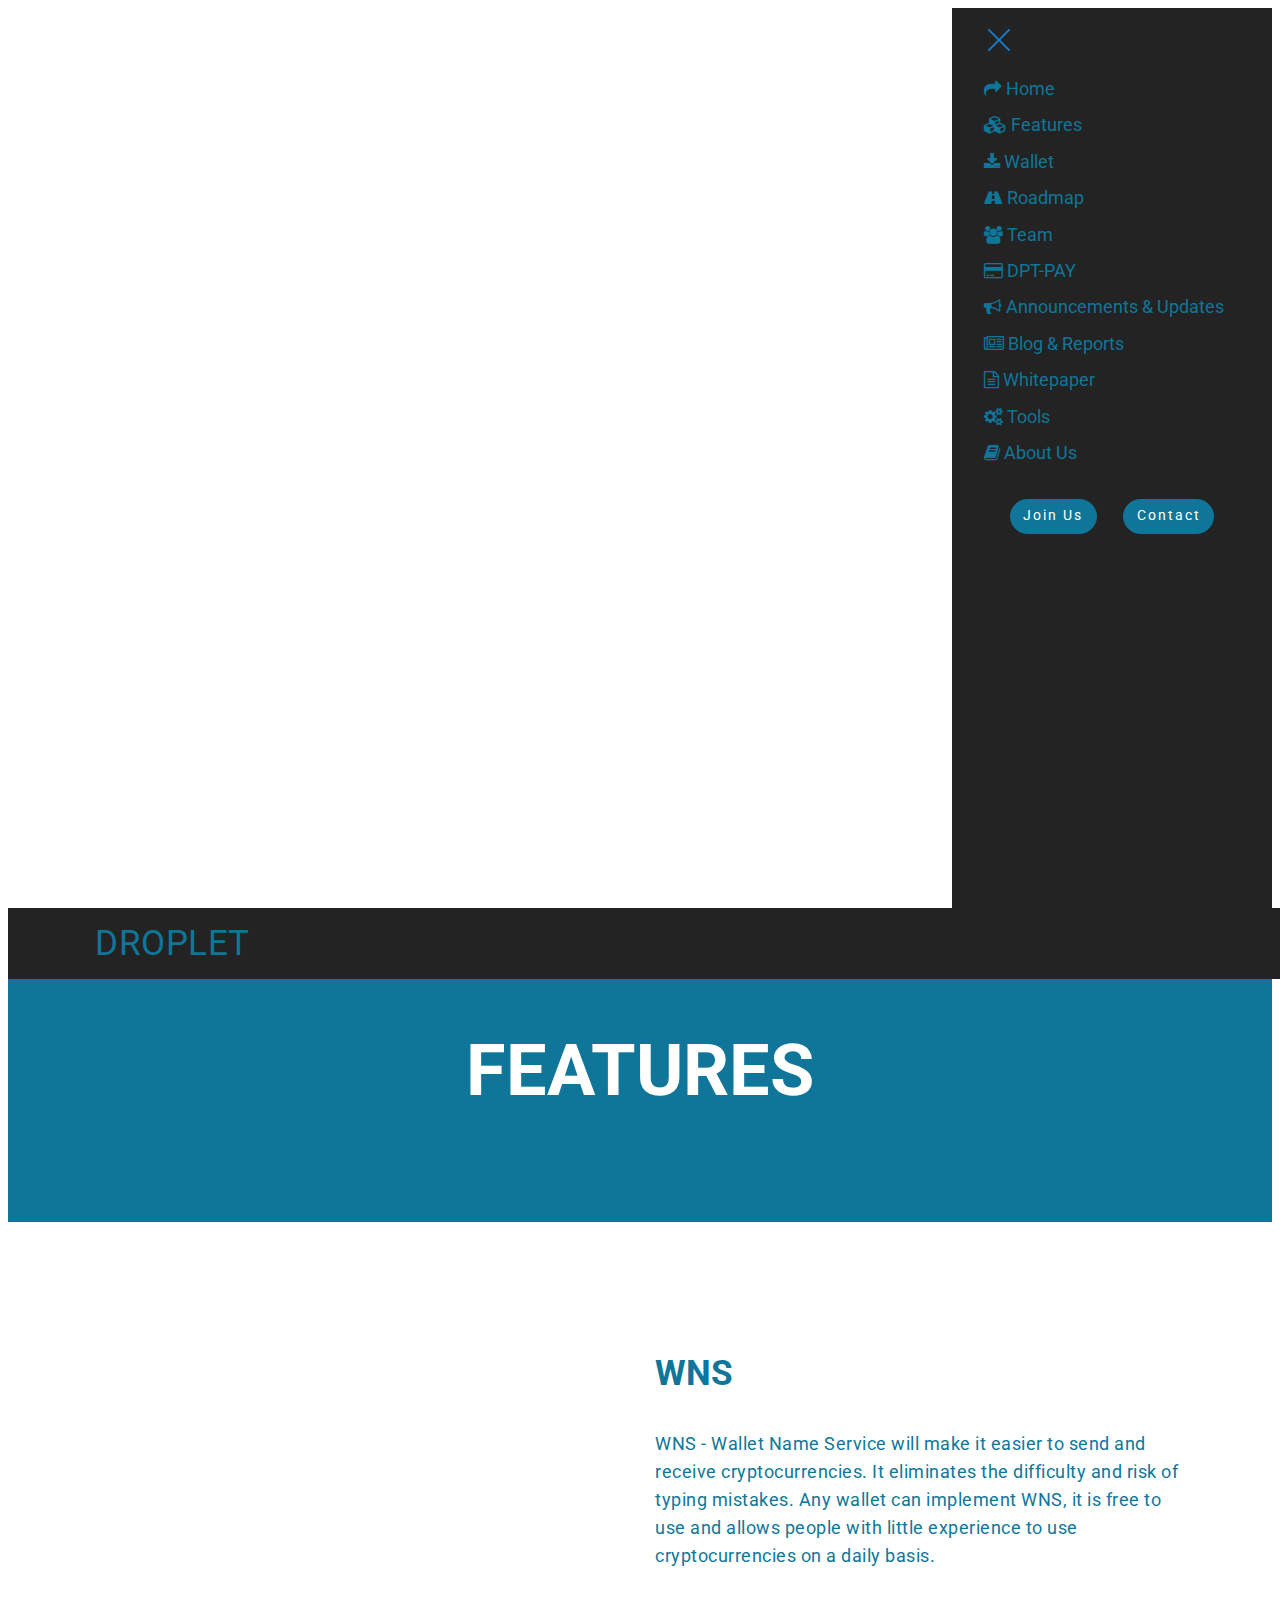
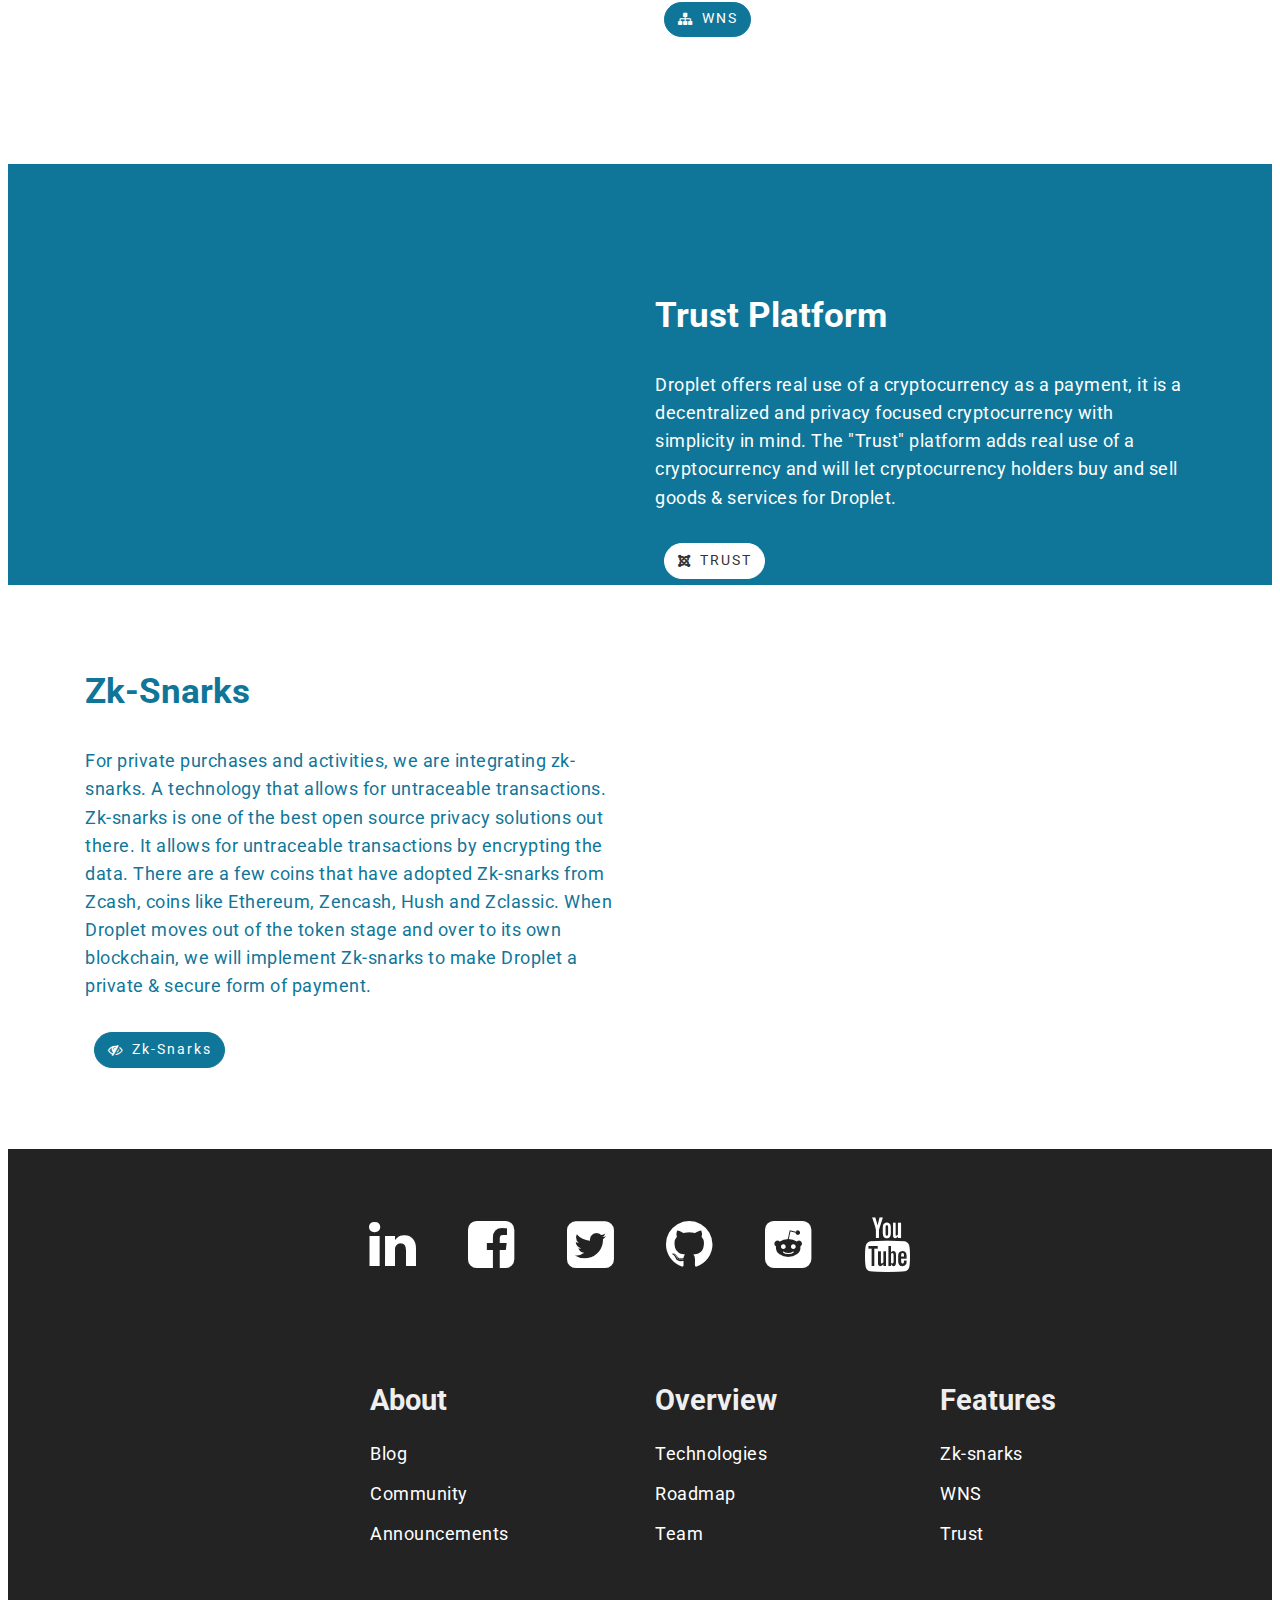
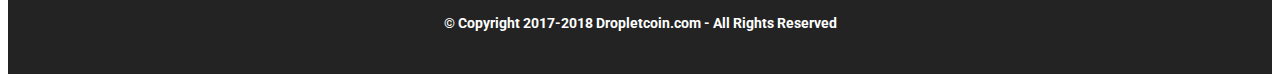
<file: Features.html>
<!DOCTYPE html>
<html amp>
<head>
    <!-- © Copyright 2017 Dropletcoin.com - All Rights Reserved -->
  <meta charset="UTF-8">
  <meta http-equiv="X-UA-Compatible" content="IE=edge">
  <meta name="generator" content="Mobirise v4.6.5, mobirise.com">
  <meta name="viewport" content="width=device-width, initial-scale=1, minimum-scale=1">
  <link rel="shortcut icon" href="assets/images/droplet-coin-mynt-1-1250x1250.png" type="image/x-icon">
  <meta name="description" content="Features
">
  <title>Features</title>
  <link rel="stylesheet" href="https://maxcdn.bootstrapcdn.com/font-awesome/4.7.0/css/font-awesome.min.css">
<link rel="canonical" href="Features.html">
 <style amp-boilerplate>body{-webkit-animation:-amp-start 8s steps(1,end) 0s 1 normal both;-moz-animation:-amp-start 8s steps(1,end) 0s 1 normal both;-ms-animation:-amp-start 8s steps(1,end) 0s 1 normal both;animation:-amp-start 8s steps(1,end) 0s 1 normal both}@-webkit-keyframes -amp-start{from{visibility:hidden}to{visibility:visible}}@-moz-keyframes -amp-start{from{visibility:hidden}to{visibility:visible}}@-ms-keyframes -amp-start{from{visibility:hidden}to{visibility:visible}}@-o-keyframes -amp-start{from{visibility:hidden}to{visibility:visible}}@keyframes -amp-start{from{visibility:hidden}to{visibility:visible}}</style>
<noscript><style amp-boilerplate>body{-webkit-animation:none;-moz-animation:none;-ms-animation:none;animation:none}</style></noscript>
<link href="https://fonts.googleapis.com/css?family=Roboto:100,100i,300,300i,400,400i,500,500i,700,700i,900,900i&subset=cyrillic" rel="stylesheet">
 
 <style amp-custom> 
div,span,h1,h2,h3,h4,h5,h6,p,blockquote,a,ol,ul,li,figcaption{font: inherit;}section{background-color: #eeeeee;}section,.container,.container-fluid{position: relative;word-wrap: break-word;}a.mbr-iconfont:hover{text-decoration: none;}.article .lead p,.article .lead ul,.article .lead ol,.article .lead pre,.article .lead blockquote{margin-bottom: 0;}a{font-style: normal;font-weight: 400;cursor: pointer;}a,a:hover{text-decoration: none;}figure{margin-bottom: 0;}h1,h2,h3,h4,h5,h6,.h1,.h2,.h3,.h4,.h5,.h6,.display-1,.display-2,.display-3,.display-4{line-height: 1;word-break: break-word;word-wrap: break-word;}b,strong{font-weight: bold;}blockquote{padding: 10px 0 10px 20px;position: relative;border-left: 2px solid;border-color: #ff3366;}input:-webkit-autofill,input:-webkit-autofill:hover,input:-webkit-autofill:focus,input:-webkit-autofill:active{transition-delay: 9999s;transition-property: background-color,color;}textarea[type="hidden"]{display: none;}body{position: relative;}section{background-position: 50% 50%;background-repeat: no-repeat;background-size: cover;}section .mbr-background-video,section .mbr-background-video-preview{position: absolute;bottom: 0;left: 0;right: 0;top: 0;}.row{display: -webkit-box;display: -webkit-flex;display: -ms-flexbox;display: flex;-webkit-flex-wrap: wrap;-ms-flex-wrap: wrap;flex-wrap: wrap;margin-right: -15px;margin-left: -15px;}@media (min-width: 576px){.row{margin-right: -15px;margin-left: -15px;}}@media (min-width: 768px){.row{margin-right: -15px;margin-left: -15px;}}@media (min-width: 992px){.row{margin-right: -15px;margin-left: -15px;}}@media (min-width: 1200px){.row{margin-right: -15px;margin-left: -15px;}}.hidden{visibility: hidden;}.mbr-z-index20{z-index: 20;}.mbr-white{color: #ffffff;}.mbr-black{color: #000000;}.mbr-bg-white{background-color: #ffffff;}.mbr-bg-black{background-color: #000000;}.align-left{text-align: left;}.align-center{text-align: center;}.align-right{text-align: right;}@media (max-width: 767px){.align-left,.align-center,.align-right,.mbr-section-btn,.mbr-section-title{text-align: center;}}.mbr-light{font-weight: 300;}.mbr-regular{font-weight: 400;}.mbr-semibold{font-weight: 500;}.mbr-bold{font-weight: 700;}.mbr-figure img,.mbr-figure iframe{display: block;width: 100%;}.card{background-color: transparent;border: none;}.card-img{text-align: center;flex-shrink: 0;}.media{max-width: 100%;margin: 0 auto;}.mbr-figure{-ms-flex-item-align: center;-ms-grid-row-align: center;-webkit-align-self: center;align-self: center;}.media-container > div{max-width: 100%;}.mbr-figure img,.card-img img{width: 100%;}@media (max-width: 991px){.media-size-item{width: auto;}.media{width: auto;}.mbr-figure{width: 100%;}}.mbr-section-btn{margin-left: -.25rem;margin-right: -.25rem;font-size: 0;}nav .mbr-section-btn{margin-left: 0rem;margin-right: 0rem;}.btn .mbr-iconfont,.btn.btn-sm .mbr-iconfont{cursor: pointer;margin-right: 0.5rem;}.btn.btn-md .mbr-iconfont,.btn.btn-md .mbr-iconfont{margin-right: 0.8rem;}[type="submit"]{-webkit-appearance: none;}.mbr-fullscreen .mbr-overlay{min-height: 100vh;}.mbr-fullscreen{display: flex;display: -webkit-flex;display: -moz-flex;display: -ms-flex;display: -o-flex;align-items: center;-webkit-align-items: center;min-height: 100vh;box-sizing: border-box;padding-top: 3rem;padding-bottom: 3rem;}amp-img img{max-height: 100%;max-width: 100%;}img.mbr-temp{width: 100%;}.super-hide{display: none;}.is-builder .nodisplay + img[async],.is-builder .nodisplay + img[decoding="async"],.is-builder amp-img > a + img[async],.is-builder amp-img > a + img[decoding="async"]{display: none;}html:not(.is-builder) amp-img > a{position: absolute;top: 0;bottom: 0;left: 0;right: 0;z-index: 1;}.is-builder .temp-amp-sizer{position: absolute;}.is-builder amp-youtube .temp-amp-sizer,.is-builder amp-vimeo .temp-amp-sizer{position: static;}
*{box-sizing: border-box;}body{font-family: Roboto;font-style: normal;line-height: 1.5;}.mbr-section-title{font-style: normal;line-height: 1.2;}.mbr-section-subtitle{line-height: 1.3;}.mbr-text{font-style: normal;line-height: 1.6;}.display-1{font-family: 'Roboto',sans-serif;font-size: 4.5rem;}.display-2{font-family: 'Roboto',sans-serif;font-size: 2.2rem;}.display-4{font-family: 'Roboto',sans-serif;font-size: 0.9rem;}.display-5{font-family: 'Roboto',sans-serif;font-size: 1.8rem;}.display-7{font-family: 'Roboto',sans-serif;font-size: 1.1rem;}@media (max-width: 768px){.display-1{font-size: 3.6rem;font-size: calc( 2.225rem + (4.5 - 2.225) * ((100vw - 20rem) / (48 - 20)));line-height: calc( 1.4 * (2.225rem + (4.5 - 2.225) * ((100vw - 20rem) / (48 - 20))));}.display-2{font-size: 1.76rem;font-size: calc( 1.42rem + (2.2 - 1.42) * ((100vw - 20rem) / (48 - 20)));line-height: calc( 1.4 * (1.42rem + (2.2 - 1.42) * ((100vw - 20rem) / (48 - 20))));}.display-4{font-size: 0.72rem;font-size: calc( 0.965rem + (0.9 - 0.965) * ((100vw - 20rem) / (48 - 20)));line-height: calc( 1.4 * (0.965rem + (0.9 - 0.965) * ((100vw - 20rem) / (48 - 20))));}.display-5{font-size: 1.44rem;font-size: calc( 1.28rem + (1.8 - 1.28) * ((100vw - 20rem) / (48 - 20)));line-height: calc( 1.4 * (1.28rem + (1.8 - 1.28) * ((100vw - 20rem) / (48 - 20))));}}.btn{font-weight: 400;border-width: 2px;border-style: solid;font-style: normal;letter-spacing: 2px;margin: .4rem .8rem;white-space: normal;transition-property: background-color,color,border-color,box-shadow;transition-duration: .3s,.3s,.3s,2s;transition-timing-function: ease-in-out;padding: 1rem 2rem;border-radius: 0px;display: inline-flex;align-items: center;justify-content: center;word-break: break-word;}.btn-sm{border: 1px solid;font-weight: 400;letter-spacing: 2px;-webkit-transition: all 0.3s ease-in-out;-moz-transition: all 0.3s ease-in-out;transition: all 0.3s ease-in-out;padding: 0.6rem 0.8rem;border-radius: 0px;}.btn-md{font-weight: 600;letter-spacing: 2px;margin: .4rem .8rem;-webkit-transition: all 0.3s ease-in-out;-moz-transition: all 0.3s ease-in-out;transition: all 0.3s ease-in-out;padding: 1rem 2rem;border-radius: 0px;}.bg-primary{background-color: #0f7699;}.bg-success{background-color: #0dcd7b;}.bg-info{background-color: #8282e7;}.bg-warning{background-color: #767676;}.bg-danger{background-color: #a0a0a0;}.btn-primary,.btn-primary:active,.btn-primary.active{background-color: #0f7699;border-color: #0f7699;color: #ffffff;}.btn-primary:hover,.btn-primary:focus,.btn-primary.focus{color: #ffffff;background-color: #084053;border-color: #084053;}.btn-primary.disabled,.btn-primary:disabled{color: #ffffff;background-color: #084053;border-color: #084053;}.btn-secondary,.btn-secondary:active,.btn-secondary.active{background-color: #4addff;border-color: #4addff;color: #003c4a;}.btn-secondary:hover,.btn-secondary:focus,.btn-secondary.focus{color: #003c4a;background-color: #00cdfd;border-color: #00cdfd;}.btn-secondary.disabled,.btn-secondary:disabled{color: #003c4a;background-color: #00cdfd;border-color: #00cdfd;}.btn-info,.btn-info:active,.btn-info.active{background-color: #8282e7;border-color: #8282e7;color: #ffffff;}.btn-info:hover,.btn-info:focus,.btn-info.focus{color: #ffffff;background-color: #4242db;border-color: #4242db;}.btn-info.disabled,.btn-info:disabled{color: #ffffff;background-color: #4242db;border-color: #4242db;}.btn-success,.btn-success:active,.btn-success.active{background-color: #0dcd7b;border-color: #0dcd7b;color: #ffffff;}.btn-success:hover,.btn-success:focus,.btn-success.focus{color: #ffffff;background-color: #088550;border-color: #088550;}.btn-success.disabled,.btn-success:disabled{color: #ffffff;background-color: #088550;border-color: #088550;}.btn-warning,.btn-warning:active,.btn-warning.active{background-color: #767676;border-color: #767676;color: #ffffff;}.btn-warning:hover,.btn-warning:focus,.btn-warning.focus{color: #ffffff;background-color: #505050;border-color: #505050;}.btn-warning.disabled,.btn-warning:disabled{color: #ffffff;background-color: #505050;border-color: #505050;}.btn-danger,.btn-danger:active,.btn-danger.active{background-color: #a0a0a0;border-color: #a0a0a0;color: #ffffff;}.btn-danger:hover,.btn-danger:focus,.btn-danger.focus{color: #ffffff;background-color: #7a7a7a;border-color: #7a7a7a;}.btn-danger.disabled,.btn-danger:disabled{color: #ffffff;background-color: #7a7a7a;border-color: #7a7a7a;}.btn-black,.btn-black:active,.btn-black.active{background-color: #333333;border-color: #333333;color: #ffffff;}.btn-black:hover,.btn-black:focus,.btn-black.focus{color: #ffffff;background-color: #0d0d0d;border-color: #0d0d0d;}.btn-black.disabled,.btn-black:disabled{color: #ffffff;background-color: #0d0d0d;border-color: #0d0d0d;}.btn-white,.btn-white:active,.btn-white.active{background-color: #ffffff;border-color: #ffffff;color: #808080;}.btn-white:hover,.btn-white:focus,.btn-white.focus{color: #808080;background-color: #d9d9d9;border-color: #d9d9d9;}.btn-white.disabled,.btn-white:disabled{color: #808080;background-color: #d9d9d9;border-color: #d9d9d9;}.btn-white,.btn-white:active,.btn-white.active{color: #333333;}.btn-white:hover,.btn-white:focus,.btn-white.focus{color: #333333;}.btn-white.disabled,.btn-white:disabled{color: #333333;}.btn-primary-outline,.btn-primary-outline:active,.btn-primary-outline.active{background: none;border-color: #062e3c;color: #062e3c;}.btn-primary-outline:hover,.btn-primary-outline:focus,.btn-primary-outline.focus{color: #ffffff;background-color: #0f7699;border-color: #0f7699;}.btn-primary-outline.disabled,.btn-primary-outline:disabled{color: #ffffff;background-color: #0f7699;border-color: #0f7699;}.btn-secondary-outline,.btn-secondary-outline:active,.btn-secondary-outline.active{background: none;border-color: #00b8e3;color: #00b8e3;}.btn-secondary-outline:hover,.btn-secondary-outline:focus,.btn-secondary-outline.focus{color: #003c4a;background-color: #4addff;border-color: #4addff;}.btn-secondary-outline.disabled,.btn-secondary-outline:disabled{color: #003c4a;background-color: #4addff;border-color: #4addff;}.btn-info-outline,.btn-info-outline:active,.btn-info-outline.active{background: none;border-color: #2c2cd7;color: #2c2cd7;}.btn-info-outline:hover,.btn-info-outline:focus,.btn-info-outline.focus{color: #ffffff;background-color: #8282e7;border-color: #8282e7;}.btn-info-outline.disabled,.btn-info-outline:disabled{color: #ffffff;background-color: #8282e7;border-color: #8282e7;}.btn-success-outline,.btn-success-outline:active,.btn-success-outline.active{background: none;border-color: #076d41;color: #076d41;}.btn-success-outline:hover,.btn-success-outline:focus,.btn-success-outline.focus{color: #ffffff;background-color: #0dcd7b;border-color: #0dcd7b;}.btn-success-outline.disabled,.btn-success-outline:disabled{color: #ffffff;background-color: #0dcd7b;border-color: #0dcd7b;}.btn-warning-outline,.btn-warning-outline:active,.btn-warning-outline.active{background: none;border-color: #434343;color: #434343;}.btn-warning-outline:hover,.btn-warning-outline:focus,.btn-warning-outline.focus{color: #ffffff;background-color: #767676;border-color: #767676;}.btn-warning-outline.disabled,.btn-warning-outline:disabled{color: #ffffff;background-color: #767676;border-color: #767676;}.btn-danger-outline,.btn-danger-outline:active,.btn-danger-outline.active{background: none;border-color: #6d6d6d;color: #6d6d6d;}.btn-danger-outline:hover,.btn-danger-outline:focus,.btn-danger-outline.focus{color: #ffffff;background-color: #a0a0a0;border-color: #a0a0a0;}.btn-danger-outline.disabled,.btn-danger-outline:disabled{color: #ffffff;background-color: #a0a0a0;border-color: #a0a0a0;}.btn-black-outline,.btn-black-outline:active,.btn-black-outline.active{background: none;border-color: #000000;color: #000000;}.btn-black-outline:hover,.btn-black-outline:focus,.btn-black-outline.focus{color: #ffffff;background-color: #333333;border-color: #333333;}.btn-black-outline.disabled,.btn-black-outline:disabled{color: #ffffff;background-color: #333333;border-color: #333333;}.btn-white-outline,.btn-white-outline:active,.btn-white-outline.active{background: none;border-color: #ffffff;color: #ffffff;}.btn-white-outline:hover,.btn-white-outline:focus,.btn-white-outline.focus{color: #333333;background-color: #ffffff;border-color: #ffffff;}.text-primary{color: #0f7699;}.text-secondary{color: #4addff;}.text-success{color: #0dcd7b;}.text-info{color: #8282e7;}.text-warning{color: #767676;}.text-danger{color: #a0a0a0;}.text-white{color: #ffffff;}.text-black{color: #000000;}a.text-primary:hover,a.text-primary:focus{color: #062e3c;}a.text-secondary:hover,a.text-secondary:focus{color: #00b8e3;}a.text-success:hover,a.text-success:focus{color: #076d41;}a.text-info:hover,a.text-info:focus{color: #2c2cd7;}a.text-warning:hover,a.text-warning:focus{color: #434343;}a.text-danger:hover,a.text-danger:focus{color: #6d6d6d;}a.text-white:hover,a.text-white:focus{color: #b3b3b3;}a.text-black:hover,a.text-black:focus{color: #4d4d4d;}.alert-success{background-color: #0dcd7b;}.alert-info{background-color: #8282e7;}.alert-warning{background-color: #767676;}.alert-danger{background-color: #a0a0a0;}.mbr-section-btn a.btn:not(.btn-form){border-radius: 100px;transition-property: background-color,color,border-color,box-shadow;transition-duration: .3s,.3s,.3s,.8s;transition-timing-function: ease-in-out;}.mbr-section-btn a.btn:not(.btn-form):hover{box-shadow: 0 10px 40px 0 rgba(0,0,0,0.2);}.nav-tabs .nav-link{border-radius: 100px;}.btn-form{border-radius: 0;}.btn-form:hover{cursor: pointer;}a,a:hover{color: #0f7699;}.mbr-plan-header.bg-primary .mbr-plan-subtitle,.mbr-plan-header.bg-primary .mbr-plan-price-desc{color: #3cbfec;}.mbr-plan-header.bg-success .mbr-plan-subtitle,.mbr-plan-header.bg-success .mbr-plan-price-desc{color: #acfad9;}.mbr-plan-header.bg-info .mbr-plan-subtitle,.mbr-plan-header.bg-info .mbr-plan-price-desc{color: #ffffff;}.mbr-plan-header.bg-warning .mbr-plan-subtitle,.mbr-plan-header.bg-warning .mbr-plan-price-desc{color: #b6b6b6;}.mbr-plan-header.bg-danger .mbr-plan-subtitle,.mbr-plan-header.bg-danger .mbr-plan-price-desc{color: #e0e0e0;}blockquote{padding: 10px 0 10px 20px;position: relative;border-color: #0f7699;border-width: 3px;}ul,ol,pre,blockquote{margin-bottom: 0;margin-top: 0;}pre{background: #f4f4f4;padding: 10px 24px;white-space: pre-wrap;}.inactive{-webkit-user-select: none;-moz-user-select: none;-ms-user-select: none;user-select: none;pointer-events: none;-webkit-user-drag: none;user-drag: none;}html,body{height: auto;min-height: 100vh;}.popover-content ul.show{min-height: 155px;}#scrollToTop{display: none;}.mbr-container{max-width: 800px;padding: 0 10px;margin: 0 auto;position: relative;}h1,h2,h3{margin: auto;}h1,h3,p{padding: 10px 0;margin-bottom: 15px;}p,li,blockquote{color: #15181b;letter-spacing: 0.5px;line-height: 1.7;}.container{padding-right: 15px;padding-left: 15px;width: 100%;margin-right: auto;margin-left: auto;}@media (max-width: 767px){.container{max-width: 540px;}}@media (min-width: 768px){.container{max-width: 720px;}}@media (min-width: 992px){.container{max-width: 960px;}}@media (min-width: 1200px){.container{max-width: 1140px;}}.mbr-row{display: -webkit-box;display: -webkit-flex;display: -ms-flexbox;display: flex;-webkit-flex-wrap: wrap;-ms-flex-wrap: wrap;flex-wrap: wrap;margin-right: -15px;margin-left: -15px;}.mbr-justify-content-center{justify-content: center;}@media (max-width: 767px){.mbr-col-sm-12{-ms-flex: 0 0 100%;flex: 0 0 100%;max-width: 100%;padding-right: 15px;padding-left: 15px;}.mbr-row{margin: 0;}}@media (min-width: 768px){.mbr-col-md-3{-ms-flex: 0 0 25%;flex: 0 0 25%;max-width: 25%;padding-right: 15px;padding-left: 15px;}.mbr-col-md-4{-ms-flex: 0 0 33.333333%;flex: 0 0 33.333333%;max-width: 33.333333%;padding-right: 15px;padding-left: 15px;}.mbr-col-md-5{-ms-flex: 0 0 41.666667%;flex: 0 0 41.666667%;max-width: 41.666667%;padding-right: 15px;padding-left: 15px;}.mbr-col-md-6{-ms-flex: 0 0 50%;flex: 0 0 50%;max-width: 50%;padding-right: 15px;padding-left: 15px;}.mbr-col-md-7{-ms-flex: 0 0 58.333333%;flex: 0 0 58.333333%;max-width: 58.333333%;padding-right: 15px;padding-left: 15px;}.mbr-col-md-8{-ms-flex: 0 0 66.666667%;flex: 0 0 66.666667%;max-width: 66.666667%;padding-left: 15px;padding-right: 15px;}.mbr-col-md-10{-ms-flex: 0 0 83.333333%;flex: 0 0 83.333333%;max-width: 83.333333%;padding-left: 15px;padding-right: 15px;}.mbr-col-md-12{-ms-flex: 0 0 100%;flex: 0 0 100%;max-width: 100%;padding-right: 15px;padding-left: 15px;}}@media (min-width: 992px){.mbr-col-lg-2{-ms-flex: 0 0 16.666667%;flex: 0 0 16.666667%;max-width: 16.666667%;padding-right: 15px;padding-left: 15px;}.mbr-col-lg-3{-ms-flex: 0 0 25%;flex: 0 0 25%;max-width: 25%;padding-right: 15px;padding-left: 15px;}.mbr-col-lg-4{-ms-flex: 0 0 33.33%;flex: 0 0 33.33%;max-width: 33.33%;padding-right: 15px;padding-left: 15px;}.mbr-col-lg-5{-ms-flex: 0 0 41.666%;flex: 0 0 41.666%;max-width: 41.666%;padding-right: 15px;padding-left: 15px;}.mbr-col-lg-6{-ms-flex: 0 0 50%;flex: 0 0 50%;max-width: 50%;padding-right: 15px;padding-left: 15px;}.mbr-col-lg-8{-ms-flex: 0 0 66.666667%;flex: 0 0 66.666667%;max-width: 66.666667%;padding-left: 15px;padding-right: 15px;}.mbr-col-lg-10{-ms-flex: 0 0 83.3333%;flex: 0 0 83.3333%;max-width: 83.3333%;padding-right: 15px;padding-left: 15px;}.mbr-col-lg-12{-ms-flex: 0 0 100%;flex: 0 0 100%;max-width: 100%;padding-right: 15px;padding-left: 15px;}}@media (min-width: 1200px){.mbr-col-xl-7{-ms-flex: 0 0 58.333333%;flex: 0 0 58.333333%;max-width: 58.333333%;padding-right: 15px;padding-left: 15px;}.mbr-col-xl-8{-ms-flex: 0 0 66.666667%;flex: 0 0 66.666667%;max-width: 66.666667%;padding-left: 15px;padding-right: 15px;}}section.sidebar-open:before{content: '';position: fixed;top: 0;bottom: 0;right: 0;left: 0;background-color: rgba(0,0,0,0.2);z-index: 1040;}p{margin-top: 0;}.cid-qK9ydLva1A amp-sidebar{min-width: 260px;z-index: 1050;background-color: #232323;}.cid-qK9ydLva1A amp-sidebar.open:after{content: '';position: absolute;top: 0;left: 0;bottom: 0;right: 0;background-color: red;}.cid-qK9ydLva1A .open{transform: translateX(0%);display: block;}.cid-qK9ydLva1A .builder-sidebar{background-color: #232323;position: relative;height: 100vh;z-index: 1030;padding: 1rem 2rem;max-width: 20rem;}.cid-qK9ydLva1A .headerbar{display: flex;flex-direction: column;justify-content: center;padding: .5rem 1rem;min-height: 70px;align-items: center;background: #232323;}.cid-qK9ydLva1A .headerbar.sticky-nav{position: fixed;z-index: 1000;width: 100%;}.cid-qK9ydLva1A button.sticky-but{position: fixed;}.cid-qK9ydLva1A .brand{display: flex;align-items: center;align-self: flex-start;padding-right: 30px;}.cid-qK9ydLva1A .brand p{margin: 0;padding: 0;}.cid-qK9ydLva1A .brand-name{color: #0f7699;}.cid-qK9ydLva1A .sidebar{padding: 1rem 0;margin: 0;}.cid-qK9ydLva1A .sidebar > li{list-style: none;display: flex;flex-direction: column;}.cid-qK9ydLva1A .sidebar a{display: block;text-decoration: none;margin-bottom: 10px;}.cid-qK9ydLva1A .close-sidebar{width: 30px;height: 30px;position: relative;cursor: pointer;background-color: transparent;border: none;}.cid-qK9ydLva1A .close-sidebar:focus{outline: 2px auto #0f7699;}.cid-qK9ydLva1A .close-sidebar span{position: absolute;left: 0;width: 30px;height: 2px;border-right: 5px;background-color: #197bc6;}.cid-qK9ydLva1A .close-sidebar span:nth-child(1){transform: rotate(45deg);}.cid-qK9ydLva1A .close-sidebar span:nth-child(2){transform: rotate(-45deg);}@media (min-width: 992px){.cid-qK9ydLva1A .brand-name{min-width: 8rem;}.cid-qK9ydLva1A .builder-sidebar{margin-left: auto;}.cid-qK9ydLva1A .builder-sidebar .sidebar li{flex-direction: row;flex-wrap: wrap;}.cid-qK9ydLva1A .builder-sidebar .sidebar li a{padding: .5rem;margin: 0;}.cid-qK9ydLva1A .builder-overlay{display: none;}}.cid-qK9ydLva1A .hamburger{position: absolute;top: 25px;right: 20px;margin-left: auto;width: 30px;height: 20px;background: none;border: none;cursor: pointer;z-index: 1000;}@media (min-width: 768px){.cid-qK9ydLva1A .hamburger{top: calc(0.5rem + 55 * 0.5px - 10px);}}.cid-qK9ydLva1A .hamburger:focus{outline: none;}.cid-qK9ydLva1A .hamburger span{position: absolute;right: 0;width: 30px;height: 2px;border-right: 5px;background-color: #197bc6;}.cid-qK9ydLva1A .hamburger span:nth-child(1){top: 0;transition: all .2s;}.cid-qK9ydLva1A .hamburger span:nth-child(2){top: 8px;transition: all .15s;}.cid-qK9ydLva1A .hamburger span:nth-child(3){top: 8px;transition: all .15s;}.cid-qK9ydLva1A .hamburger span:nth-child(4){top: 16px;transition: all .2s;}.cid-qK9ydLva1A amp-img{height: 55px;width: 55px;margin-right: 1rem;display: flex;align-items: center;}@media (max-width: 768px){.cid-qK9ydLva1A amp-img{max-height: 55px;max-width: 55px;}}.cid-qK9DGY7b8F{padding-top: 120px;padding-bottom: 60px;background-color: #0f7699;}.cid-qK9DGY7b8F .mbr-section-title{padding-bottom: 3rem;}.cid-qK9DGY7b8F .video-block{margin: auto;width: 100%;}@media (max-width: 767px){.cid-qK9DGY7b8F .video-block{width: 100%;}}.cid-qK9DGY7b8F .mbr-section-title,.cid-qK9DGY7b8F .video-title{color: #ffffff;}.cid-qK9BmUcJXd{padding-top: 120px;padding-bottom: 120px;background-color: #ffffff;}.cid-qK9BmUcJXd .text-block{margin: auto;}.cid-qK9BmUcJXd amp-img{text-align: center;}.cid-qK9BmUcJXd .mbr-section-title B{color: #0f7699;}.cid-qK9BmUcJXd .mbr-text,.cid-qK9BmUcJXd .mbr-section-btn{color: #0f7699;}.cid-qK9BmUcJXd .sdag{color: #0f7699;}.cid-qK9zD3XAQA{padding-top: 120px;padding-bottom: 0px;background-color: #0f7699;}.cid-qK9zD3XAQA .text-block{margin: auto;}.cid-qK9zD3XAQA amp-img{text-align: center;}.cid-qK9zD3XAQA .mbr-section-title B{color: white;}.cid-qK9zD3XAQA .mbr-text,.cid-qK9zD3XAQA .mbr-section-btn{color: white;}.cid-qK9zD3XAQA .trsut{color: white;}.cid-qK9B9Rg8rm{padding-top: 75px;padding-bottom: 75px;background-color: #ffffff;}.cid-qK9B9Rg8rm .mbr-row{flex-direction: row-reverse;}.cid-qK9B9Rg8rm .text-block{margin: auto;}.cid-qK9B9Rg8rm amp-img{text-align: center;}.cid-qK9B9Rg8rm .mbr-text,.cid-qK9B9Rg8rm .mbr-section-btn{color: #0f7699;}.cid-qK9B9Rg8rm .mbr-section-title B{color: #0f7699;}.cid-qK9B9Rg8rm .sdag{color: #0f7699;}.cid-qKCGQQiP6k{padding-top: 45px;padding-bottom: 45px;background-color: #232323;}.cid-qKCGQQiP6k h1{margin-bottom: 20px;}.cid-qKCGQQiP6k .wrapper{text-align: center;}.cid-qKCGQQiP6k .amp-iconfont{padding: 1rem;margin: .5rem;background: #232323;color: #ffffff;font-size: 3.4rem;}.cid-qKCGQQiP6k B{color: #ffffff;}.cid-qKCGQQiP6k #iconer:hover{background-color: #0f7699;transition: 1s;border-radius: 500px;}.cid-qKCGQQiP6k #iconer{transition: 1s;}.cid-qK9ydN3Q1k{padding-top: 45px;padding-bottom: 45px;background-color: #232323;}.cid-qK9ydN3Q1k amp-img{text-align: center;}.cid-qK9ydN3Q1k .items-col .item{margin: 0;}.cid-qK9ydN3Q1k .item,.cid-qK9ydN3Q1k .group-title{color: #efefef;padding-top: 0;}@media (max-width: 767px){.cid-qK9ydN3Q1k .items-col{text-align: center;margin: 2rem 0;}}.cid-qK9ydN3Q1k .item,.cid-qK9ydN3Q1k .items{text-align: left;}.cid-qK9ydN3Q1k .group-title{text-align: left;}.cid-qLm7OLPFtS{padding-top: 0px;padding-bottom: 15px;background-color: #232323;}.cid-qLm7OLPFtS .mbr-title{padding-bottom: 1rem;color: #ffffff;}.cid-qLm7OLPFtS .mbr-section-btn{padding-top: 1.5rem;}.cid-qLm7OLPFtS .mbr-section-subtitle{text-align: center;}</style>
 
  <script async  src="https://cdn.ampproject.org/v0.js"></script>
  <script async custom-element="amp-analytics" src="https://cdn.ampproject.org/v0/amp-analytics-0.1.js"></script>
  <script async custom-element="amp-sidebar" src="https://cdn.ampproject.org/v0/amp-sidebar-0.1.js"></script>
  <script async custom-element="amp-youtube" src="https://cdn.ampproject.org/v0/amp-youtube-0.1.js"></script>
  
  
</head>
<body><amp-sidebar id="sidebar" class="cid-qK9ydLva1A" layout="nodisplay" side="right">
        <div class="builder-sidebar" id="builder-sidebar">
            <button on="tap:sidebar.close" class="close-sidebar">
                <span></span>
                <span></span>
            </button>

            <div class="sidebar mbr-white" data-app-modern-menu="true"><a class="text-primary display-7" href="index.html"><span class="fa fa-mail-forward mbr-iconfont mbr-iconfont-btn"></span>&nbsp;Home</a> <a class="text-primary display-7" href="Features.html"><span class="fa fa-cubes mbr-iconfont mbr-iconfont-btn"></span>&nbsp;Features</a> <a class="text-primary display-7" href="Wallet.html"><span class="fa fa-download mbr-iconfont mbr-iconfont-btn"></span>&nbsp;Wallet</a> <a class="text-primary display-7" href="Roadmap.html"><span class="fa fa-road mbr-iconfont mbr-iconfont-btn"></span>&nbsp;Roadmap</a> <a class="text-primary display-7" href="Team.html"><span class="fa fa-group mbr-iconfont mbr-iconfont-btn"></span>&nbsp;Team</a> <a class="text-primary display-7" href="Pay.html"><span class="fa fa-credit-card mbr-iconfont mbr-iconfont-btn"></span>&nbsp;DPT-PAY</a>           
                   <a class="text-primary display-7" href="Announcements_&amp;_Updates.html"><span class="fa fa-bullhorn mbr-iconfont mbr-iconfont-btn"></span>&nbsp;Announcements &amp; Updates</a>   <a class="text-primary display-7" href="Blog_&amp;_Reports.html"><span class="fa fa-newspaper-o mbr-iconfont mbr-iconfont-btn"></span>&nbsp;Blog &amp; Reports</a>  <a class="text-primary display-7" href="Whitepaper.html"><span class="fa fa-file-text-o mbr-iconfont mbr-iconfont-btn"></span>&nbsp;Whitepaper</a> <a class="text-primary display-7" href="Tools.html"><span class="fa fa-gears mbr-iconfont mbr-iconfont-btn"></span>&nbsp;Tools</a> <a class="text-primary display-7" href="https://wikipedia.com/wiki/Droplet_Coin"><span class="fa fa-book mbr-iconfont mbr-iconfont-btn"></span>&nbsp;About Us</a></div>
            
            <div class="navbar-buttons mbr-section-btn align-center"><a class="btn btn-sm btn-primary display-4" href="Contribution_Request.html">Join Us</a> <a class="btn btn-sm btn-primary display-4" href="Contact.html">Contact</a></div>
        </div>
    </amp-sidebar>
  <section class="menu cid-qK9ydLva1A" id="menu1-h">
    
    <nav class="headerbar sticky-nav">
      <div class="brand">
          <span class="brand-logo">
              <amp-img src="assets/images/droplet-coin-mynt-1-1250x1250.png" layout="responsive" width="55" height="55" alt="Mobirise">
                  <a href="index.html"></a>
              </amp-img>
          </span>
          <p class="brand-name mbr-fonts-style display-2"><strong><a href="index.html">DROPLET</a></strong></p>
      </div>
    </nav>
    
    <button on="tap:sidebar.toggle" class="ampstart-btn hamburger sticky-but">
        <span></span>
        <span></span>
        <span></span>
        <span></span>
    </button>
</section>

<section class="youtube2 cid-qK9DGY7b8F" id="youtube2-x">

    

    <div class="container">
        <div class="mbr-row mbr-justify-content-center">
            <div class="video-title mbr-col-sm-12 align-center mbr-col-md-6">
                <h2 class="mbr-section-title mbr-fonts-style mbr-light display-1"><strong>
                    FEATURES</strong></h2>
            </div>
            <div class="video-block"><amp-youtube width="16" height="9" layout="responsive" data-videoid="r7XhSxv5XlY"></amp-youtube>
                
            </div>
        </div>
    </div>
</section>

<section class="features10 cid-qK9BmUcJXd" id="features10-w">

    
       
    <div class="container">
        <div class="mbr-row mbr-justify-content-center">
            <div class="image-block mbr-col-sm-12 mbr-col-md-6">
                <amp-img src="assets/images/dns-wallet-service-skisse-2560x1440.png" layout="responsive" width="540.4444444444445" height="304" alt="Mobirise">
                    
                </amp-img>
            </div>
            <div class="text-block mbr-col-sm-12 mbr-col-md-6">
                <h3 class="mbr-section-title mbr-fonts-style align-left display-2"><b class="sdag">WNS</b></h3>
                <p class="mbr-fonts-style mbr-text align-left display-7">WNS - Wallet Name Service will make it easier to send and receive cryptocurrencies. It eliminates the difficulty and risk of typing mistakes. Any wallet can implement WNS, it is free to use and allows people with little experience to use cryptocurrencies on a daily basis.<br></p>
                <div class="mbr-section-btn align-left"><a class="btn btn-sm btn-primary display-4" href="WNS.html"><span class="fa fa-sitemap mbr-iconfont mbr-iconfont-btn"></span>WNS</a></div>
            </div>
        </div>
    </div>
</section>

<section class="features10 cid-qK9zD3XAQA" id="features10-q">

    
       
    <div class="container">
        <div class="mbr-row mbr-justify-content-center">
            <div class="image-block mbr-col-sm-12 mbr-col-md-6">
                <amp-img src="assets/images/mac-trust-model-1088x829.png" layout="responsive" width="539.4065138721351" height="411" alt="Mobirise">
                    
                </amp-img>
            </div>
            <div class="text-block mbr-col-sm-12 mbr-col-md-6">
                <h3 class="mbr-section-title mbr-fonts-style align-left display-2"><b class="trsut">Trust Platform</b></h3>
                <p class="mbr-fonts-style mbr-text align-left display-7">Droplet offers real use of a cryptocurrency as a payment, it is a decentralized and privacy focused cryptocurrency with simplicity in mind. The "Trust" platform adds real use of a cryptocurrency and will let cryptocurrency holders buy and sell goods &amp; services for Droplet.&nbsp;<br></p>
                <div class="mbr-section-btn align-left"><a class="btn btn-sm btn-white display-4" href="Trust.html"><span class="fa fa-joomla mbr-iconfont mbr-iconfont-btn"></span>TRUST</a></div>
            </div>
        </div>
    </div>
</section>

<section class="features10 cid-qK9B9Rg8rm" id="features10-v">

    
       
    <div class="container">
        <div class="mbr-row mbr-justify-content-center">
            <div class="image-block mbr-col-sm-12 mbr-col-md-6">
                <amp-img src="assets/images/zk-snarks-2048x973.png" layout="responsive" width="540.9414182939363" height="257" alt="Mobirise">
                    
                </amp-img>
            </div>
            <div class="text-block mbr-col-sm-12 mbr-col-md-6">
                <h3 class="mbr-section-title mbr-fonts-style align-left display-2"><b class="sdag">Zk-Snarks</b></h3>
                <p class="mbr-fonts-style mbr-text align-left display-7">For private purchases and activities, we are integrating zk-snarks. A technology that allows for untraceable transactions.<br>Zk-snarks is one of the best open source privacy solutions out there. It allows for untraceable transactions by encrypting the data. There are a few coins that have adopted Zk-snarks from Zcash, coins like Ethereum, Zencash, Hush and Zclassic. When Droplet moves out of the token stage and over to its own blockchain, we will implement Zk-snarks to make Droplet a private &amp; secure form of payment.
<br></p>
                <div class="mbr-section-btn align-left"><a class="btn btn-sm btn-primary display-4" href="zk-snarks.html"><span class="fa fa-eye-slash mbr-iconfont mbr-iconfont-btn"></span>Zk-Snarks</a></div>
            </div>
        </div>
    </div>
</section>

<section class="social-follow cid-qKCGQQiP6k" id="social-follow-2v">

    

    <div class="wrapper">
        
        <div class="icons-list">
            
            
            
            
            
            
            
        <a href="https://www.linkedin.com/company/dropletcoin/" target="_blank">
                <span id="iconer" class="amp-iconfont fa-linkedin fa"></span>
            </a><a href="https://www.facebook.com/Dropletcoin.official/" target="_blank">
                <span id="iconer" class="amp-iconfont fa-facebook-square fa"></span>
            </a><a href="https://twitter.com/DropletCoin" target="_blank">
                <span id="iconer" class="amp-iconfont fa-twitter-square fa"></span>
            </a><a href="https://github.com/DropletCoin" target="_blank">
                <span id="iconer" class="amp-iconfont fa-github fa"></span>
            </a><a href="https://www.reddit.com/r/Droplet_coin/" target="_blank">
                <span id="iconer" class="amp-iconfont fa-reddit-square fa"></span>
            </a><a href="https://www.youtube.com/channel/UChOF3y11_clZDhjWu_Jibyw" target="_blank">
                <span id="iconer" class="amp-iconfont fa-youtube fa"></span>
            </a></div>
    </div>
</section>

<section class="footer3 cid-qK9ydN3Q1k" id="footer3-m">

    

    <div class="container">
        <div class="mbr-row mbr-justify-content-center">
            <div id="bildedpt" class="image-block mbr-col-sm-12 mbr-col-md-3">
                <amp-img src="assets/images/droplet-seddelen-hvit-bg-2957x1340.png" layout="responsive" width="255.97910447761194" height="116" alt="Mobirise">
                    
                </amp-img>
            </div>

            <div class="items-col mbr-col-sm-12 align-right mbr-col-md-3">
                <h3 class="mbr-fonts-style group-title mbr-bold display-5">About</h3>
                <div class="items">
                    
                    
                    
                <p class="item mbr-fonts-style display-7"><a href="Blog_&amp;_Reports.html" class="text-white">Blog</a></p><p class="item mbr-fonts-style display-7"><a href="https://www.reddit.com/r/Droplet_coin/" target="_blank" class="text-white">Community</a></p><p class="item mbr-fonts-style display-7">
                        <a href="Announcements_&amp;_Updates.html" class="text-white">Announcements</a></p></div>
            </div>

            <div class="items-col mbr-col-sm-12 align-right mbr-col-md-3">
                <h3 class="mbr-fonts-style group-title mbr-bold display-5">
                    Overview</h3>
                <div class="items">
                    
                    
                    
                <p class="item mbr-fonts-style display-7">
                        <a href="Features.html" class="text-white">Technologies</a></p><p class="item mbr-fonts-style display-7">
                        <a href="Roadmap.html" class="text-white">Roadmap</a></p><p class="item mbr-fonts-style display-7">
                        <a href="Team.html" class="text-white">Team</a></p></div>
            </div>

            <div id="featuresid" class="items-col mbr-col-sm-12 align-right mbr-col-md-3">
                <h3 class="mbr-fonts-style group-title mbr-bold display-5">
                    Features</h3>
                <div class="items">
                    
                    
                    
                <p class="item mbr-fonts-style display-7">
                        <a href="zk-snarks.html" class="text-white">Zk-snarks</a></p><p class="item mbr-fonts-style display-7">
                        <a href="WNS.html" class="text-white">WNS</a></p><p class="item mbr-fonts-style display-7">
                        <a href="Trust.html" class="text-white">Trust</a></p></div>
            </div>

        </div>
    </div>
</section>

<section class="mbr-section content19 cid-qLm7OLPFtS" id="content19-6c">

    

    <div class="mbr-container">
        
        <h3 class="mbr-section-subtitle align-center mbr-light mbr-fonts-style mbr-white display-4"><strong>© Copyright 2017-2018 Dropletcoin.com - All Rights Reserved</strong></h3>
        
    </div>
</section>


  
  
</body>
</html>
</file>
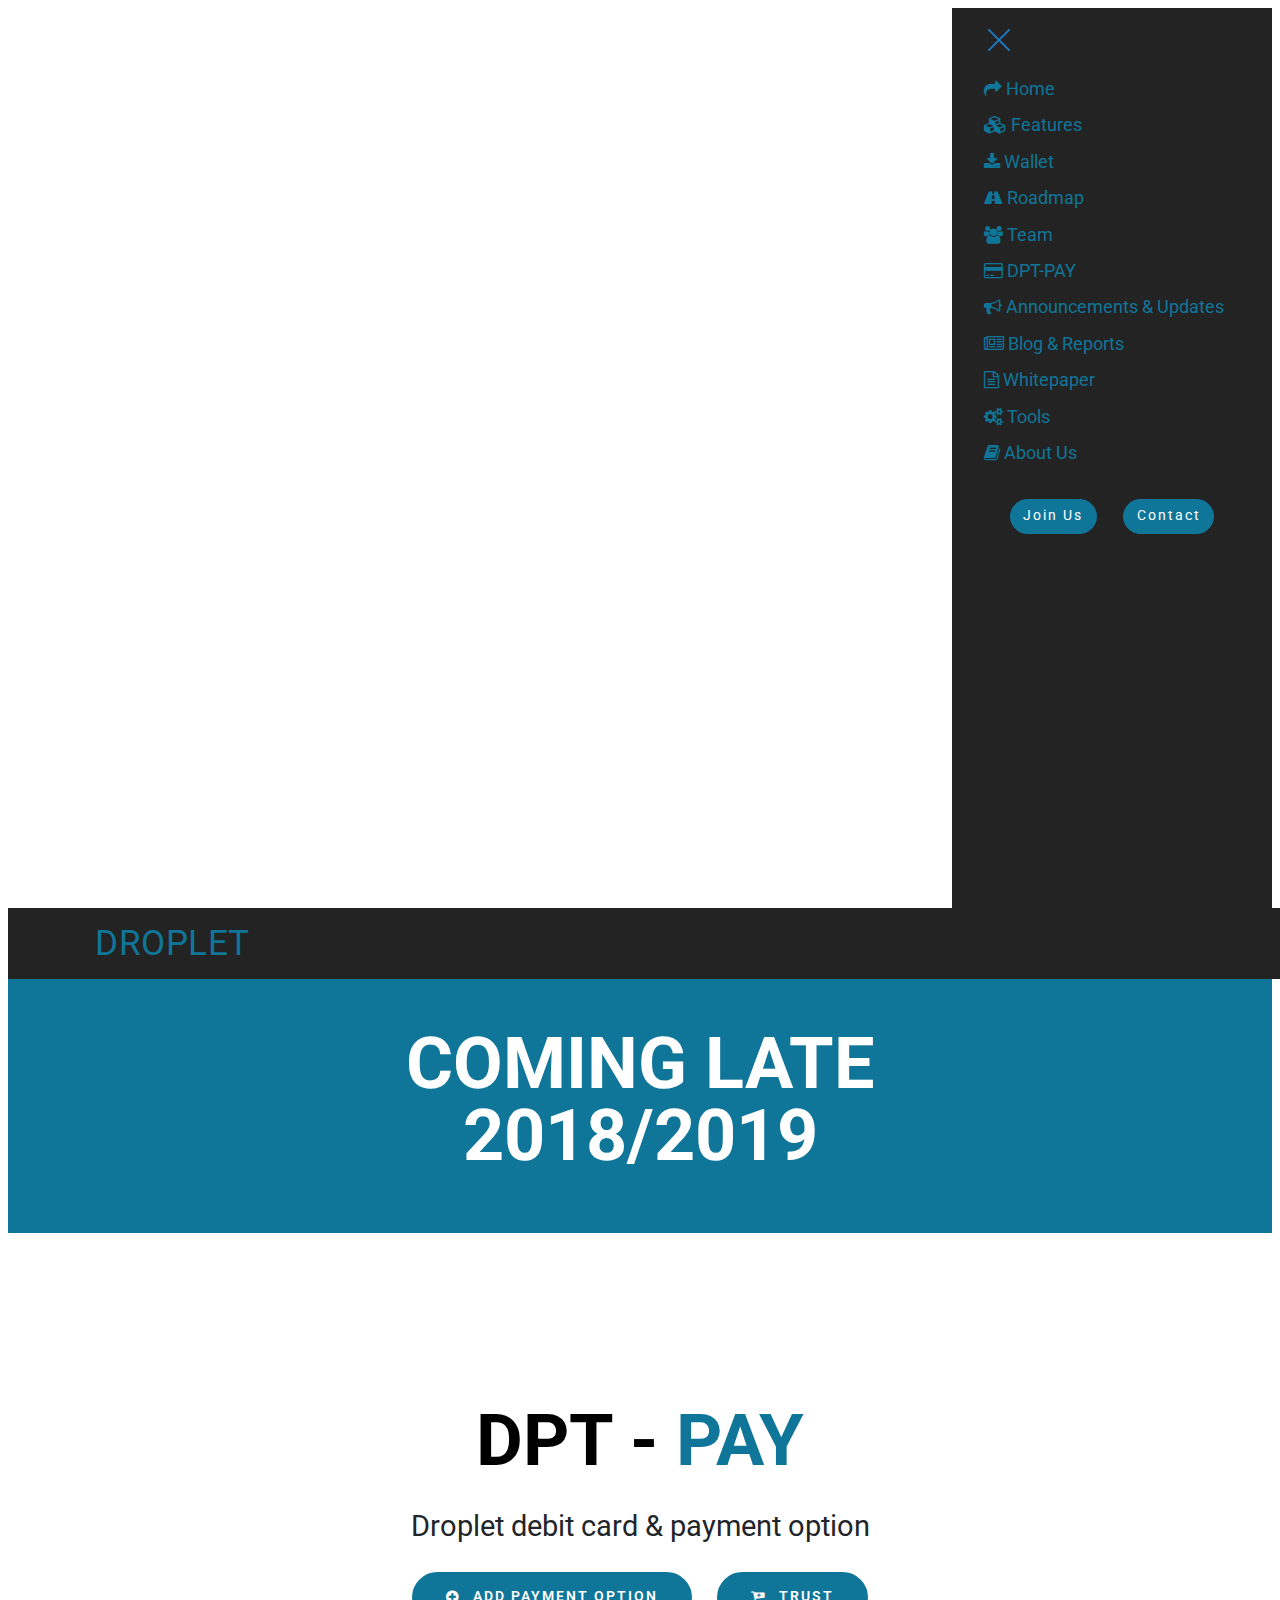
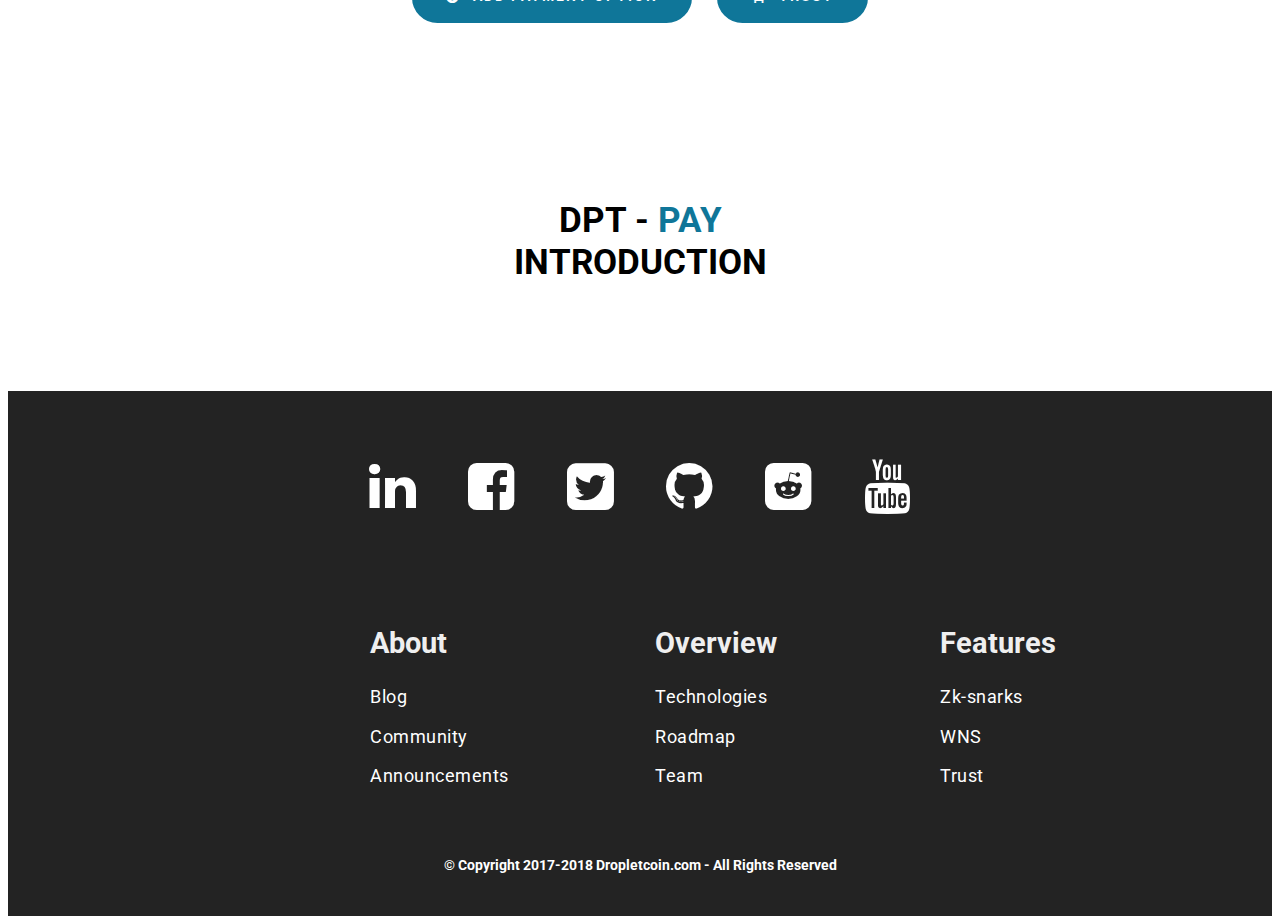
<file: Pay.html>
<!DOCTYPE html>
<html amp>
<head>
    <!-- © Copyright 2017 Dropletcoin.com - All Rights Reserved -->
  <meta charset="UTF-8">
  <meta http-equiv="X-UA-Compatible" content="IE=edge">
  <meta name="generator" content="Mobirise v4.6.5, mobirise.com">
  <meta name="viewport" content="width=device-width, initial-scale=1, minimum-scale=1">
  <link rel="shortcut icon" href="assets/images/droplet-coin-mynt-1-1250x1250.png" type="image/x-icon">
  <meta name="description" content="">
  <title>Pay</title>
  <link rel="stylesheet" href="https://maxcdn.bootstrapcdn.com/font-awesome/4.7.0/css/font-awesome.min.css">
<link rel="canonical" href="Pay.html">
 <style amp-boilerplate>body{-webkit-animation:-amp-start 8s steps(1,end) 0s 1 normal both;-moz-animation:-amp-start 8s steps(1,end) 0s 1 normal both;-ms-animation:-amp-start 8s steps(1,end) 0s 1 normal both;animation:-amp-start 8s steps(1,end) 0s 1 normal both}@-webkit-keyframes -amp-start{from{visibility:hidden}to{visibility:visible}}@-moz-keyframes -amp-start{from{visibility:hidden}to{visibility:visible}}@-ms-keyframes -amp-start{from{visibility:hidden}to{visibility:visible}}@-o-keyframes -amp-start{from{visibility:hidden}to{visibility:visible}}@keyframes -amp-start{from{visibility:hidden}to{visibility:visible}}</style>
<noscript><style amp-boilerplate>body{-webkit-animation:none;-moz-animation:none;-ms-animation:none;animation:none}</style></noscript>
<link href="https://fonts.googleapis.com/css?family=Roboto:100,100i,300,300i,400,400i,500,500i,700,700i,900,900i&subset=cyrillic" rel="stylesheet">
 
 <style amp-custom> 
div,span,h1,h2,h3,h4,h5,h6,p,blockquote,a,ol,ul,li,figcaption{font: inherit;}section{background-color: #eeeeee;}section,.container,.container-fluid{position: relative;word-wrap: break-word;}a.mbr-iconfont:hover{text-decoration: none;}.article .lead p,.article .lead ul,.article .lead ol,.article .lead pre,.article .lead blockquote{margin-bottom: 0;}a{font-style: normal;font-weight: 400;cursor: pointer;}a,a:hover{text-decoration: none;}figure{margin-bottom: 0;}h1,h2,h3,h4,h5,h6,.h1,.h2,.h3,.h4,.h5,.h6,.display-1,.display-2,.display-3,.display-4{line-height: 1;word-break: break-word;word-wrap: break-word;}b,strong{font-weight: bold;}blockquote{padding: 10px 0 10px 20px;position: relative;border-left: 2px solid;border-color: #ff3366;}input:-webkit-autofill,input:-webkit-autofill:hover,input:-webkit-autofill:focus,input:-webkit-autofill:active{transition-delay: 9999s;transition-property: background-color,color;}textarea[type="hidden"]{display: none;}body{position: relative;}section{background-position: 50% 50%;background-repeat: no-repeat;background-size: cover;}section .mbr-background-video,section .mbr-background-video-preview{position: absolute;bottom: 0;left: 0;right: 0;top: 0;}.row{display: -webkit-box;display: -webkit-flex;display: -ms-flexbox;display: flex;-webkit-flex-wrap: wrap;-ms-flex-wrap: wrap;flex-wrap: wrap;margin-right: -15px;margin-left: -15px;}@media (min-width: 576px){.row{margin-right: -15px;margin-left: -15px;}}@media (min-width: 768px){.row{margin-right: -15px;margin-left: -15px;}}@media (min-width: 992px){.row{margin-right: -15px;margin-left: -15px;}}@media (min-width: 1200px){.row{margin-right: -15px;margin-left: -15px;}}.hidden{visibility: hidden;}.mbr-z-index20{z-index: 20;}.mbr-white{color: #ffffff;}.mbr-black{color: #000000;}.mbr-bg-white{background-color: #ffffff;}.mbr-bg-black{background-color: #000000;}.align-left{text-align: left;}.align-center{text-align: center;}.align-right{text-align: right;}@media (max-width: 767px){.align-left,.align-center,.align-right,.mbr-section-btn,.mbr-section-title{text-align: center;}}.mbr-light{font-weight: 300;}.mbr-regular{font-weight: 400;}.mbr-semibold{font-weight: 500;}.mbr-bold{font-weight: 700;}.mbr-figure img,.mbr-figure iframe{display: block;width: 100%;}.card{background-color: transparent;border: none;}.card-img{text-align: center;flex-shrink: 0;}.media{max-width: 100%;margin: 0 auto;}.mbr-figure{-ms-flex-item-align: center;-ms-grid-row-align: center;-webkit-align-self: center;align-self: center;}.media-container > div{max-width: 100%;}.mbr-figure img,.card-img img{width: 100%;}@media (max-width: 991px){.media-size-item{width: auto;}.media{width: auto;}.mbr-figure{width: 100%;}}.mbr-section-btn{margin-left: -.25rem;margin-right: -.25rem;font-size: 0;}nav .mbr-section-btn{margin-left: 0rem;margin-right: 0rem;}.btn .mbr-iconfont,.btn.btn-sm .mbr-iconfont{cursor: pointer;margin-right: 0.5rem;}.btn.btn-md .mbr-iconfont,.btn.btn-md .mbr-iconfont{margin-right: 0.8rem;}[type="submit"]{-webkit-appearance: none;}.mbr-fullscreen .mbr-overlay{min-height: 100vh;}.mbr-fullscreen{display: flex;display: -webkit-flex;display: -moz-flex;display: -ms-flex;display: -o-flex;align-items: center;-webkit-align-items: center;min-height: 100vh;box-sizing: border-box;padding-top: 3rem;padding-bottom: 3rem;}amp-img img{max-height: 100%;max-width: 100%;}img.mbr-temp{width: 100%;}.super-hide{display: none;}.is-builder .nodisplay + img[async],.is-builder .nodisplay + img[decoding="async"],.is-builder amp-img > a + img[async],.is-builder amp-img > a + img[decoding="async"]{display: none;}html:not(.is-builder) amp-img > a{position: absolute;top: 0;bottom: 0;left: 0;right: 0;z-index: 1;}.is-builder .temp-amp-sizer{position: absolute;}.is-builder amp-youtube .temp-amp-sizer,.is-builder amp-vimeo .temp-amp-sizer{position: static;}
*{box-sizing: border-box;}body{font-family: Roboto;font-style: normal;line-height: 1.5;}.mbr-section-title{font-style: normal;line-height: 1.2;}.mbr-section-subtitle{line-height: 1.3;}.mbr-text{font-style: normal;line-height: 1.6;}.display-1{font-family: 'Roboto',sans-serif;font-size: 4.5rem;}.display-2{font-family: 'Roboto',sans-serif;font-size: 2.2rem;}.display-4{font-family: 'Roboto',sans-serif;font-size: 0.9rem;}.display-5{font-family: 'Roboto',sans-serif;font-size: 1.8rem;}.display-7{font-family: 'Roboto',sans-serif;font-size: 1.1rem;}@media (max-width: 768px){.display-1{font-size: 3.6rem;font-size: calc( 2.225rem + (4.5 - 2.225) * ((100vw - 20rem) / (48 - 20)));line-height: calc( 1.4 * (2.225rem + (4.5 - 2.225) * ((100vw - 20rem) / (48 - 20))));}.display-2{font-size: 1.76rem;font-size: calc( 1.42rem + (2.2 - 1.42) * ((100vw - 20rem) / (48 - 20)));line-height: calc( 1.4 * (1.42rem + (2.2 - 1.42) * ((100vw - 20rem) / (48 - 20))));}.display-4{font-size: 0.72rem;font-size: calc( 0.965rem + (0.9 - 0.965) * ((100vw - 20rem) / (48 - 20)));line-height: calc( 1.4 * (0.965rem + (0.9 - 0.965) * ((100vw - 20rem) / (48 - 20))));}.display-5{font-size: 1.44rem;font-size: calc( 1.28rem + (1.8 - 1.28) * ((100vw - 20rem) / (48 - 20)));line-height: calc( 1.4 * (1.28rem + (1.8 - 1.28) * ((100vw - 20rem) / (48 - 20))));}}.btn{font-weight: 400;border-width: 2px;border-style: solid;font-style: normal;letter-spacing: 2px;margin: .4rem .8rem;white-space: normal;transition-property: background-color,color,border-color,box-shadow;transition-duration: .3s,.3s,.3s,2s;transition-timing-function: ease-in-out;padding: 1rem 2rem;border-radius: 0px;display: inline-flex;align-items: center;justify-content: center;word-break: break-word;}.btn-sm{border: 1px solid;font-weight: 400;letter-spacing: 2px;-webkit-transition: all 0.3s ease-in-out;-moz-transition: all 0.3s ease-in-out;transition: all 0.3s ease-in-out;padding: 0.6rem 0.8rem;border-radius: 0px;}.btn-md{font-weight: 600;letter-spacing: 2px;margin: .4rem .8rem;-webkit-transition: all 0.3s ease-in-out;-moz-transition: all 0.3s ease-in-out;transition: all 0.3s ease-in-out;padding: 1rem 2rem;border-radius: 0px;}.bg-primary{background-color: #0f7699;}.bg-success{background-color: #0dcd7b;}.bg-info{background-color: #8282e7;}.bg-warning{background-color: #767676;}.bg-danger{background-color: #a0a0a0;}.btn-primary,.btn-primary:active,.btn-primary.active{background-color: #0f7699;border-color: #0f7699;color: #ffffff;}.btn-primary:hover,.btn-primary:focus,.btn-primary.focus{color: #ffffff;background-color: #084053;border-color: #084053;}.btn-primary.disabled,.btn-primary:disabled{color: #ffffff;background-color: #084053;border-color: #084053;}.btn-secondary,.btn-secondary:active,.btn-secondary.active{background-color: #4addff;border-color: #4addff;color: #003c4a;}.btn-secondary:hover,.btn-secondary:focus,.btn-secondary.focus{color: #003c4a;background-color: #00cdfd;border-color: #00cdfd;}.btn-secondary.disabled,.btn-secondary:disabled{color: #003c4a;background-color: #00cdfd;border-color: #00cdfd;}.btn-info,.btn-info:active,.btn-info.active{background-color: #8282e7;border-color: #8282e7;color: #ffffff;}.btn-info:hover,.btn-info:focus,.btn-info.focus{color: #ffffff;background-color: #4242db;border-color: #4242db;}.btn-info.disabled,.btn-info:disabled{color: #ffffff;background-color: #4242db;border-color: #4242db;}.btn-success,.btn-success:active,.btn-success.active{background-color: #0dcd7b;border-color: #0dcd7b;color: #ffffff;}.btn-success:hover,.btn-success:focus,.btn-success.focus{color: #ffffff;background-color: #088550;border-color: #088550;}.btn-success.disabled,.btn-success:disabled{color: #ffffff;background-color: #088550;border-color: #088550;}.btn-warning,.btn-warning:active,.btn-warning.active{background-color: #767676;border-color: #767676;color: #ffffff;}.btn-warning:hover,.btn-warning:focus,.btn-warning.focus{color: #ffffff;background-color: #505050;border-color: #505050;}.btn-warning.disabled,.btn-warning:disabled{color: #ffffff;background-color: #505050;border-color: #505050;}.btn-danger,.btn-danger:active,.btn-danger.active{background-color: #a0a0a0;border-color: #a0a0a0;color: #ffffff;}.btn-danger:hover,.btn-danger:focus,.btn-danger.focus{color: #ffffff;background-color: #7a7a7a;border-color: #7a7a7a;}.btn-danger.disabled,.btn-danger:disabled{color: #ffffff;background-color: #7a7a7a;border-color: #7a7a7a;}.btn-black,.btn-black:active,.btn-black.active{background-color: #333333;border-color: #333333;color: #ffffff;}.btn-black:hover,.btn-black:focus,.btn-black.focus{color: #ffffff;background-color: #0d0d0d;border-color: #0d0d0d;}.btn-black.disabled,.btn-black:disabled{color: #ffffff;background-color: #0d0d0d;border-color: #0d0d0d;}.btn-white,.btn-white:active,.btn-white.active{background-color: #ffffff;border-color: #ffffff;color: #808080;}.btn-white:hover,.btn-white:focus,.btn-white.focus{color: #808080;background-color: #d9d9d9;border-color: #d9d9d9;}.btn-white.disabled,.btn-white:disabled{color: #808080;background-color: #d9d9d9;border-color: #d9d9d9;}.btn-white,.btn-white:active,.btn-white.active{color: #333333;}.btn-white:hover,.btn-white:focus,.btn-white.focus{color: #333333;}.btn-white.disabled,.btn-white:disabled{color: #333333;}.btn-primary-outline,.btn-primary-outline:active,.btn-primary-outline.active{background: none;border-color: #062e3c;color: #062e3c;}.btn-primary-outline:hover,.btn-primary-outline:focus,.btn-primary-outline.focus{color: #ffffff;background-color: #0f7699;border-color: #0f7699;}.btn-primary-outline.disabled,.btn-primary-outline:disabled{color: #ffffff;background-color: #0f7699;border-color: #0f7699;}.btn-secondary-outline,.btn-secondary-outline:active,.btn-secondary-outline.active{background: none;border-color: #00b8e3;color: #00b8e3;}.btn-secondary-outline:hover,.btn-secondary-outline:focus,.btn-secondary-outline.focus{color: #003c4a;background-color: #4addff;border-color: #4addff;}.btn-secondary-outline.disabled,.btn-secondary-outline:disabled{color: #003c4a;background-color: #4addff;border-color: #4addff;}.btn-info-outline,.btn-info-outline:active,.btn-info-outline.active{background: none;border-color: #2c2cd7;color: #2c2cd7;}.btn-info-outline:hover,.btn-info-outline:focus,.btn-info-outline.focus{color: #ffffff;background-color: #8282e7;border-color: #8282e7;}.btn-info-outline.disabled,.btn-info-outline:disabled{color: #ffffff;background-color: #8282e7;border-color: #8282e7;}.btn-success-outline,.btn-success-outline:active,.btn-success-outline.active{background: none;border-color: #076d41;color: #076d41;}.btn-success-outline:hover,.btn-success-outline:focus,.btn-success-outline.focus{color: #ffffff;background-color: #0dcd7b;border-color: #0dcd7b;}.btn-success-outline.disabled,.btn-success-outline:disabled{color: #ffffff;background-color: #0dcd7b;border-color: #0dcd7b;}.btn-warning-outline,.btn-warning-outline:active,.btn-warning-outline.active{background: none;border-color: #434343;color: #434343;}.btn-warning-outline:hover,.btn-warning-outline:focus,.btn-warning-outline.focus{color: #ffffff;background-color: #767676;border-color: #767676;}.btn-warning-outline.disabled,.btn-warning-outline:disabled{color: #ffffff;background-color: #767676;border-color: #767676;}.btn-danger-outline,.btn-danger-outline:active,.btn-danger-outline.active{background: none;border-color: #6d6d6d;color: #6d6d6d;}.btn-danger-outline:hover,.btn-danger-outline:focus,.btn-danger-outline.focus{color: #ffffff;background-color: #a0a0a0;border-color: #a0a0a0;}.btn-danger-outline.disabled,.btn-danger-outline:disabled{color: #ffffff;background-color: #a0a0a0;border-color: #a0a0a0;}.btn-black-outline,.btn-black-outline:active,.btn-black-outline.active{background: none;border-color: #000000;color: #000000;}.btn-black-outline:hover,.btn-black-outline:focus,.btn-black-outline.focus{color: #ffffff;background-color: #333333;border-color: #333333;}.btn-black-outline.disabled,.btn-black-outline:disabled{color: #ffffff;background-color: #333333;border-color: #333333;}.btn-white-outline,.btn-white-outline:active,.btn-white-outline.active{background: none;border-color: #ffffff;color: #ffffff;}.btn-white-outline:hover,.btn-white-outline:focus,.btn-white-outline.focus{color: #333333;background-color: #ffffff;border-color: #ffffff;}.text-primary{color: #0f7699;}.text-secondary{color: #4addff;}.text-success{color: #0dcd7b;}.text-info{color: #8282e7;}.text-warning{color: #767676;}.text-danger{color: #a0a0a0;}.text-white{color: #ffffff;}.text-black{color: #000000;}a.text-primary:hover,a.text-primary:focus{color: #062e3c;}a.text-secondary:hover,a.text-secondary:focus{color: #00b8e3;}a.text-success:hover,a.text-success:focus{color: #076d41;}a.text-info:hover,a.text-info:focus{color: #2c2cd7;}a.text-warning:hover,a.text-warning:focus{color: #434343;}a.text-danger:hover,a.text-danger:focus{color: #6d6d6d;}a.text-white:hover,a.text-white:focus{color: #b3b3b3;}a.text-black:hover,a.text-black:focus{color: #4d4d4d;}.alert-success{background-color: #0dcd7b;}.alert-info{background-color: #8282e7;}.alert-warning{background-color: #767676;}.alert-danger{background-color: #a0a0a0;}.mbr-section-btn a.btn:not(.btn-form){border-radius: 100px;transition-property: background-color,color,border-color,box-shadow;transition-duration: .3s,.3s,.3s,.8s;transition-timing-function: ease-in-out;}.mbr-section-btn a.btn:not(.btn-form):hover{box-shadow: 0 10px 40px 0 rgba(0,0,0,0.2);}.nav-tabs .nav-link{border-radius: 100px;}.btn-form{border-radius: 0;}.btn-form:hover{cursor: pointer;}a,a:hover{color: #0f7699;}.mbr-plan-header.bg-primary .mbr-plan-subtitle,.mbr-plan-header.bg-primary .mbr-plan-price-desc{color: #3cbfec;}.mbr-plan-header.bg-success .mbr-plan-subtitle,.mbr-plan-header.bg-success .mbr-plan-price-desc{color: #acfad9;}.mbr-plan-header.bg-info .mbr-plan-subtitle,.mbr-plan-header.bg-info .mbr-plan-price-desc{color: #ffffff;}.mbr-plan-header.bg-warning .mbr-plan-subtitle,.mbr-plan-header.bg-warning .mbr-plan-price-desc{color: #b6b6b6;}.mbr-plan-header.bg-danger .mbr-plan-subtitle,.mbr-plan-header.bg-danger .mbr-plan-price-desc{color: #e0e0e0;}blockquote{padding: 10px 0 10px 20px;position: relative;border-color: #0f7699;border-width: 3px;}ul,ol,pre,blockquote{margin-bottom: 0;margin-top: 0;}pre{background: #f4f4f4;padding: 10px 24px;white-space: pre-wrap;}.inactive{-webkit-user-select: none;-moz-user-select: none;-ms-user-select: none;user-select: none;pointer-events: none;-webkit-user-drag: none;user-drag: none;}html,body{height: auto;min-height: 100vh;}.popover-content ul.show{min-height: 155px;}#scrollToTop{display: none;}.mbr-container{max-width: 800px;padding: 0 10px;margin: 0 auto;position: relative;}h1,h2,h3{margin: auto;}h1,h3,p{padding: 10px 0;margin-bottom: 15px;}p,li,blockquote{color: #15181b;letter-spacing: 0.5px;line-height: 1.7;}.container{padding-right: 15px;padding-left: 15px;width: 100%;margin-right: auto;margin-left: auto;}@media (max-width: 767px){.container{max-width: 540px;}}@media (min-width: 768px){.container{max-width: 720px;}}@media (min-width: 992px){.container{max-width: 960px;}}@media (min-width: 1200px){.container{max-width: 1140px;}}.mbr-row{display: -webkit-box;display: -webkit-flex;display: -ms-flexbox;display: flex;-webkit-flex-wrap: wrap;-ms-flex-wrap: wrap;flex-wrap: wrap;margin-right: -15px;margin-left: -15px;}.mbr-justify-content-center{justify-content: center;}@media (max-width: 767px){.mbr-col-sm-12{-ms-flex: 0 0 100%;flex: 0 0 100%;max-width: 100%;padding-right: 15px;padding-left: 15px;}.mbr-row{margin: 0;}}@media (min-width: 768px){.mbr-col-md-3{-ms-flex: 0 0 25%;flex: 0 0 25%;max-width: 25%;padding-right: 15px;padding-left: 15px;}.mbr-col-md-4{-ms-flex: 0 0 33.333333%;flex: 0 0 33.333333%;max-width: 33.333333%;padding-right: 15px;padding-left: 15px;}.mbr-col-md-5{-ms-flex: 0 0 41.666667%;flex: 0 0 41.666667%;max-width: 41.666667%;padding-right: 15px;padding-left: 15px;}.mbr-col-md-6{-ms-flex: 0 0 50%;flex: 0 0 50%;max-width: 50%;padding-right: 15px;padding-left: 15px;}.mbr-col-md-7{-ms-flex: 0 0 58.333333%;flex: 0 0 58.333333%;max-width: 58.333333%;padding-right: 15px;padding-left: 15px;}.mbr-col-md-8{-ms-flex: 0 0 66.666667%;flex: 0 0 66.666667%;max-width: 66.666667%;padding-left: 15px;padding-right: 15px;}.mbr-col-md-10{-ms-flex: 0 0 83.333333%;flex: 0 0 83.333333%;max-width: 83.333333%;padding-left: 15px;padding-right: 15px;}.mbr-col-md-12{-ms-flex: 0 0 100%;flex: 0 0 100%;max-width: 100%;padding-right: 15px;padding-left: 15px;}}@media (min-width: 992px){.mbr-col-lg-2{-ms-flex: 0 0 16.666667%;flex: 0 0 16.666667%;max-width: 16.666667%;padding-right: 15px;padding-left: 15px;}.mbr-col-lg-3{-ms-flex: 0 0 25%;flex: 0 0 25%;max-width: 25%;padding-right: 15px;padding-left: 15px;}.mbr-col-lg-4{-ms-flex: 0 0 33.33%;flex: 0 0 33.33%;max-width: 33.33%;padding-right: 15px;padding-left: 15px;}.mbr-col-lg-5{-ms-flex: 0 0 41.666%;flex: 0 0 41.666%;max-width: 41.666%;padding-right: 15px;padding-left: 15px;}.mbr-col-lg-6{-ms-flex: 0 0 50%;flex: 0 0 50%;max-width: 50%;padding-right: 15px;padding-left: 15px;}.mbr-col-lg-8{-ms-flex: 0 0 66.666667%;flex: 0 0 66.666667%;max-width: 66.666667%;padding-left: 15px;padding-right: 15px;}.mbr-col-lg-10{-ms-flex: 0 0 83.3333%;flex: 0 0 83.3333%;max-width: 83.3333%;padding-right: 15px;padding-left: 15px;}.mbr-col-lg-12{-ms-flex: 0 0 100%;flex: 0 0 100%;max-width: 100%;padding-right: 15px;padding-left: 15px;}}@media (min-width: 1200px){.mbr-col-xl-7{-ms-flex: 0 0 58.333333%;flex: 0 0 58.333333%;max-width: 58.333333%;padding-right: 15px;padding-left: 15px;}.mbr-col-xl-8{-ms-flex: 0 0 66.666667%;flex: 0 0 66.666667%;max-width: 66.666667%;padding-left: 15px;padding-right: 15px;}}section.sidebar-open:before{content: '';position: fixed;top: 0;bottom: 0;right: 0;left: 0;background-color: rgba(0,0,0,0.2);z-index: 1040;}p{margin-top: 0;}.cid-qK9lJMtcBD amp-sidebar{min-width: 260px;z-index: 1050;background-color: #232323;}.cid-qK9lJMtcBD amp-sidebar.open:after{content: '';position: absolute;top: 0;left: 0;bottom: 0;right: 0;background-color: red;}.cid-qK9lJMtcBD .open{transform: translateX(0%);display: block;}.cid-qK9lJMtcBD .builder-sidebar{background-color: #232323;position: relative;height: 100vh;z-index: 1030;padding: 1rem 2rem;max-width: 20rem;}.cid-qK9lJMtcBD .headerbar{display: flex;flex-direction: column;justify-content: center;padding: .5rem 1rem;min-height: 70px;align-items: center;background: #232323;}.cid-qK9lJMtcBD .headerbar.sticky-nav{position: fixed;z-index: 1000;width: 100%;}.cid-qK9lJMtcBD button.sticky-but{position: fixed;}.cid-qK9lJMtcBD .brand{display: flex;align-items: center;align-self: flex-start;padding-right: 30px;}.cid-qK9lJMtcBD .brand p{margin: 0;padding: 0;}.cid-qK9lJMtcBD .brand-name{color: #0f7699;}.cid-qK9lJMtcBD .sidebar{padding: 1rem 0;margin: 0;}.cid-qK9lJMtcBD .sidebar > li{list-style: none;display: flex;flex-direction: column;}.cid-qK9lJMtcBD .sidebar a{display: block;text-decoration: none;margin-bottom: 10px;}.cid-qK9lJMtcBD .close-sidebar{width: 30px;height: 30px;position: relative;cursor: pointer;background-color: transparent;border: none;}.cid-qK9lJMtcBD .close-sidebar:focus{outline: 2px auto #0f7699;}.cid-qK9lJMtcBD .close-sidebar span{position: absolute;left: 0;width: 30px;height: 2px;border-right: 5px;background-color: #197bc6;}.cid-qK9lJMtcBD .close-sidebar span:nth-child(1){transform: rotate(45deg);}.cid-qK9lJMtcBD .close-sidebar span:nth-child(2){transform: rotate(-45deg);}@media (min-width: 992px){.cid-qK9lJMtcBD .brand-name{min-width: 8rem;}.cid-qK9lJMtcBD .builder-sidebar{margin-left: auto;}.cid-qK9lJMtcBD .builder-sidebar .sidebar li{flex-direction: row;flex-wrap: wrap;}.cid-qK9lJMtcBD .builder-sidebar .sidebar li a{padding: .5rem;margin: 0;}.cid-qK9lJMtcBD .builder-overlay{display: none;}}.cid-qK9lJMtcBD .hamburger{position: absolute;top: 25px;right: 20px;margin-left: auto;width: 30px;height: 20px;background: none;border: none;cursor: pointer;z-index: 1000;}@media (min-width: 768px){.cid-qK9lJMtcBD .hamburger{top: calc(0.5rem + 55 * 0.5px - 10px);}}.cid-qK9lJMtcBD .hamburger:focus{outline: none;}.cid-qK9lJMtcBD .hamburger span{position: absolute;right: 0;width: 30px;height: 2px;border-right: 5px;background-color: #197bc6;}.cid-qK9lJMtcBD .hamburger span:nth-child(1){top: 0;transition: all .2s;}.cid-qK9lJMtcBD .hamburger span:nth-child(2){top: 8px;transition: all .15s;}.cid-qK9lJMtcBD .hamburger span:nth-child(3){top: 8px;transition: all .15s;}.cid-qK9lJMtcBD .hamburger span:nth-child(4){top: 16px;transition: all .2s;}.cid-qK9lJMtcBD amp-img{height: 55px;width: 55px;margin-right: 1rem;display: flex;align-items: center;}@media (max-width: 768px){.cid-qK9lJMtcBD amp-img{max-height: 55px;max-width: 55px;}}.cid-qKH2osZKqP{padding-top: 120px;padding-bottom: 45px;background-color: #0f7699;}.cid-qKH2osZKqP .mbr-title{padding-bottom: 1rem;color: #ffffff;}.cid-qKH2osZKqP .mbr-section-btn{padding-top: 1.5rem;}.cid-qKGW9YUFdh{padding-top: 90px;padding-bottom: 90px;background-color: #ffffff;}.cid-qKGW9YUFdh .mbr-section-btn{margin-bottom: 20px;}.cid-qKGW9YUFdh amp-img{width: 100%;text-align: center;margin: 0 auto;max-width: 100%;}.cid-qKGW9YUFdh H1{color: #0f7699;}.cid-qKGW9YUFdh H3{color: #212529;}.cid-qKGW9YUFdh .dpt{color: black;}.cid-qKGYEpfjzE{padding-top: 60px;padding-bottom: 60px;background-color: #ffffff;}.cid-qKGYEpfjzE .mbr-section-title{padding-bottom: 3rem;}.cid-qKGYEpfjzE .video-block{margin: auto;width: 100%;}@media (max-width: 767px){.cid-qKGYEpfjzE .video-block{width: 100%;}}.cid-qKGYEpfjzE .introduction{color: black;}.cid-qKGYEpfjzE .dpt{color: black;}.cid-qKGYEpfjzE .pay{color: #0f7699;}.cid-qKCHYMAzFd{padding-top: 45px;padding-bottom: 45px;background-color: #232323;}.cid-qKCHYMAzFd h1{margin-bottom: 20px;}.cid-qKCHYMAzFd .wrapper{text-align: center;}.cid-qKCHYMAzFd .amp-iconfont{padding: 1rem;margin: .5rem;background: #232323;color: #ffffff;font-size: 3.4rem;}.cid-qKCHYMAzFd B{color: #ffffff;}.cid-qKCHYMAzFd #iconer:hover{background-color: #0f7699;transition: 1s;border-radius: 500px;}.cid-qKCHYMAzFd #iconer{transition: 1s;}.cid-qK9v3ueOgg{padding-top: 45px;padding-bottom: 45px;background-color: #232323;}.cid-qK9v3ueOgg amp-img{text-align: center;}.cid-qK9v3ueOgg .items-col .item{margin: 0;}.cid-qK9v3ueOgg .item,.cid-qK9v3ueOgg .group-title{color: #efefef;padding-top: 0;}@media (max-width: 767px){.cid-qK9v3ueOgg .items-col{text-align: center;margin: 2rem 0;}}.cid-qK9v3ueOgg .item,.cid-qK9v3ueOgg .items{text-align: left;}.cid-qK9v3ueOgg .group-title{text-align: left;}.cid-qK9v3ueOgg #bildedpt{margin-left: -50px;margin-right: 50px;}.cid-qLm80Wop0q{padding-top: 0px;padding-bottom: 15px;background-color: #232323;}.cid-qLm80Wop0q .mbr-title{padding-bottom: 1rem;color: #ffffff;}.cid-qLm80Wop0q .mbr-section-btn{padding-top: 1.5rem;}.cid-qLm80Wop0q .mbr-section-subtitle{text-align: center;}</style>
 
  <script async  src="https://cdn.ampproject.org/v0.js"></script>
  <script async custom-element="amp-analytics" src="https://cdn.ampproject.org/v0/amp-analytics-0.1.js"></script>
  <script async custom-element="amp-sidebar" src="https://cdn.ampproject.org/v0/amp-sidebar-0.1.js"></script>
  <script async custom-element="amp-youtube" src="https://cdn.ampproject.org/v0/amp-youtube-0.1.js"></script>
  
  
</head>
<body><amp-sidebar id="sidebar" class="cid-qK9lJMtcBD" layout="nodisplay" side="right">
        <div class="builder-sidebar" id="builder-sidebar">
            <button on="tap:sidebar.close" class="close-sidebar">
                <span></span>
                <span></span>
            </button>

            <div class="sidebar mbr-white" data-app-modern-menu="true"><a class="text-primary display-7" href="index.html"><span class="fa fa-mail-forward mbr-iconfont mbr-iconfont-btn"></span>&nbsp;Home</a> <a class="text-primary display-7" href="Features.html"><span class="fa fa-cubes mbr-iconfont mbr-iconfont-btn"></span>&nbsp;Features</a> <a class="text-primary display-7" href="Wallet.html"><span class="fa fa-download mbr-iconfont mbr-iconfont-btn"></span>&nbsp;Wallet</a> <a class="text-primary display-7" href="Roadmap.html"><span class="fa fa-road mbr-iconfont mbr-iconfont-btn"></span>&nbsp;Roadmap</a> <a class="text-primary display-7" href="Team.html"><span class="fa fa-group mbr-iconfont mbr-iconfont-btn"></span>&nbsp;Team</a> <a class="text-primary display-7" href="Pay.html"><span class="fa fa-credit-card mbr-iconfont mbr-iconfont-btn"></span>&nbsp;DPT-PAY</a>           
                   <a class="text-primary display-7" href="Announcements_&amp;_Updates.html"><span class="fa fa-bullhorn mbr-iconfont mbr-iconfont-btn"></span>&nbsp;Announcements &amp; Updates</a>   <a class="text-primary display-7" href="Blog_&amp;_Reports.html"><span class="fa fa-newspaper-o mbr-iconfont mbr-iconfont-btn"></span>&nbsp;Blog &amp; Reports</a>  <a class="text-primary display-7" href="Whitepaper.html"><span class="fa fa-file-text-o mbr-iconfont mbr-iconfont-btn"></span>&nbsp;Whitepaper</a> <a class="text-primary display-7" href="Tools.html"><span class="fa fa-gears mbr-iconfont mbr-iconfont-btn"></span>&nbsp;Tools</a> <a class="text-primary display-7" href="https://wikipedia.com/wiki/Droplet_Coin"><span class="fa fa-book mbr-iconfont mbr-iconfont-btn"></span>&nbsp;About Us</a></div>
            
            <div class="navbar-buttons mbr-section-btn align-center"><a class="btn btn-sm btn-primary display-4" href="Contribution_Request.html">Join Us</a> <a class="btn btn-sm btn-primary display-4" href="Contact.html">Contact</a></div>
        </div>
    </amp-sidebar>
  <section class="menu cid-qK9lJMtcBD" id="menu1-2z">
    
    <nav class="headerbar sticky-nav">
      <div class="brand">
          <span class="brand-logo">
              <amp-img src="assets/images/droplet-coin-mynt-1-1250x1250.png" layout="responsive" width="55" height="55" alt="Mobirise">
                  <a href="index.html"></a>
              </amp-img>
          </span>
          <p class="brand-name mbr-fonts-style display-2"><strong><a href="index.html">DROPLET</a></strong></p>
      </div>
    </nav>
    
    <button on="tap:sidebar.toggle" class="ampstart-btn hamburger sticky-but">
        <span></span>
        <span></span>
        <span></span>
        <span></span>
    </button>
</section>

<section class="mbr-section content1 cid-qKH2osZKqP" id="content1-3t">

    

    <div class="mbr-container">
        <h2 class="mbr-title align-center mbr-fonts-style mbr-bold display-1">
            COMING LATE 2018/2019</h2>
        
        
    </div>
</section>

<section class="header2 cid-qKGW9YUFdh" id="header2-3r">

    

    <div class="container">
        <div class="mbr-row mbr-justify-content-center">
            <div class="mbr-col-lg-8">
                <h1 class="mbr-fonts-style align-center mbr-bold display-1"><b class="dpt"><br></b><b class="dpt">DPT -&nbsp;</b>PAY</h1>
                <h3 class="mbr-fonts-style align-center display-5">
                    Droplet debit card &amp; payment option</h3>
                <div class="mbr-text align-center">
                    
                </div>
                <div class="mbr-section-btn align-center"><a onclick="myFunction()" class="btn btn-md btn-primary display-4" href=""><span class="fa fa-plus-circle mbr-iconfont mbr-iconfont-btn"></span>ADD PAYMENT OPTION</a>
                    <a class="btn btn-md btn-primary display-4" href="Trust.html"><span class="fa fa-cart-plus mbr-iconfont mbr-iconfont-btn"></span>TRUST</a></div>
                <amp-img src="assets/images/dropelt-credit-card-624x400.png" alt="Mobirise" width="730.08" height="468" layout="responsive">
                    
                </amp-img>
            </div>
        </div>
    </div>

</section>

<section class="youtube2 cid-qKGYEpfjzE" id="youtube2-3s">

    

    <div class="container">
        <div class="mbr-row mbr-justify-content-center">
            <div class="video-title mbr-col-sm-12 align-center mbr-col-md-6">
                <h2 class="mbr-section-title mbr-fonts-style mbr-light display-2"><strong><b class="dpt">DPT -</b><b class="pay"> PAY</b></strong><br><b class="introduction">INTRODUCTION</b></h2>
            </div>
            <div class="video-block"><amp-youtube width="16" height="9" layout="responsive" data-videoid="r7XhSxv5XlY"></amp-youtube>
                
            </div>
        </div>
    </div>
</section>

<section class="social-follow cid-qKCHYMAzFd" id="social-follow-31">

    

    <div class="wrapper">
        
        <div class="icons-list">
            
            
            
            
            
            
            
        <a href="https://www.linkedin.com/company/dropletcoin/" target="_blank">
                <span id="iconer" class="amp-iconfont fa-linkedin fa"></span>
            </a><a href="https://www.facebook.com/Dropletcoin.official/" target="_blank">
                <span id="iconer" class="amp-iconfont fa-facebook-square fa"></span>
            </a><a href="https://twitter.com/DropletCoin" target="_blank">
                <span id="iconer" class="amp-iconfont fa-twitter-square fa"></span>
            </a><a href="https://github.com/DropletCoin" target="_blank">
                <span id="iconer" class="amp-iconfont fa-github fa"></span>
            </a><a href="https://www.reddit.com/r/Droplet_coin/" target="_blank">
                <span id="iconer" class="amp-iconfont fa-reddit-square fa"></span>
            </a><a href="https://www.youtube.com/channel/UChOF3y11_clZDhjWu_Jibyw" target="_blank">
                <span id="iconer" class="amp-iconfont fa-youtube fa"></span>
            </a></div>
    </div>
</section>

<section class="footer3 cid-qK9v3ueOgg" id="footer3-30">

    

    <div class="container">
        <div class="mbr-row mbr-justify-content-center">
            <div id="bildedpt" class="image-block mbr-col-sm-12 mbr-col-md-3">
                <amp-img src="assets/images/droplet-seddelen-hvit-bg-2957x1340.png" layout="responsive" width="255.97910447761194" height="116" alt="Mobirise">
                    
                </amp-img>
            </div>

            <div class="items-col mbr-col-sm-12 align-right mbr-col-md-3">
                <h3 class="mbr-fonts-style group-title mbr-bold display-5">About</h3>
                <div class="items">
                    
                    
                    
                <p class="item mbr-fonts-style display-7"><a href="Blog_&amp;_Reports.html" class="text-white">Blog</a></p><p class="item mbr-fonts-style display-7"><a href="https://www.reddit.com/r/Droplet_coin/" target="_blank" class="text-white">Community</a></p><p class="item mbr-fonts-style display-7">
                        <a href="Announcements_&amp;_Updates.html" class="text-white">Announcements</a></p></div>
            </div>

            <div class="items-col mbr-col-sm-12 align-right mbr-col-md-3">
                <h3 class="mbr-fonts-style group-title mbr-bold display-5">
                    Overview</h3>
                <div class="items">
                    
                    
                    
                <p class="item mbr-fonts-style display-7">
                        <a href="Features.html" class="text-white">Technologies</a></p><p class="item mbr-fonts-style display-7">
                        <a href="Roadmap.html" class="text-white">Roadmap</a></p><p class="item mbr-fonts-style display-7">
                        <a href="Team.html" class="text-white">Team</a></p></div>
            </div>

            <div id="featuresid" class="items-col mbr-col-sm-12 align-right mbr-col-md-3">
                <h3 class="mbr-fonts-style group-title mbr-bold display-5">
                    Features</h3>
                <div class="items">
                    
                    
                    
                <p class="item mbr-fonts-style display-7">
                        <a href="zk-snarks.html" class="text-white">Zk-snarks</a></p><p class="item mbr-fonts-style display-7">
                        <a href="WNS.html" class="text-white">WNS</a></p><p class="item mbr-fonts-style display-7">
                        <a href="Trust.html" class="text-white">Trust</a></p></div>
            </div>

        </div>
    </div>
</section>

<section class="mbr-section content19 cid-qLm80Wop0q" id="content19-6j">

    

    <div class="mbr-container">
        
        <h3 class="mbr-section-subtitle align-center mbr-light mbr-fonts-style mbr-white display-4"><strong>© Copyright 2017-2018 Dropletcoin.com - All Rights Reserved</strong></h3>
        
    </div>
</section>


  
  
<script>
function myFunction() {
    alert("(COMING SOON)");
}
</script>
</body>
</html>
</file>
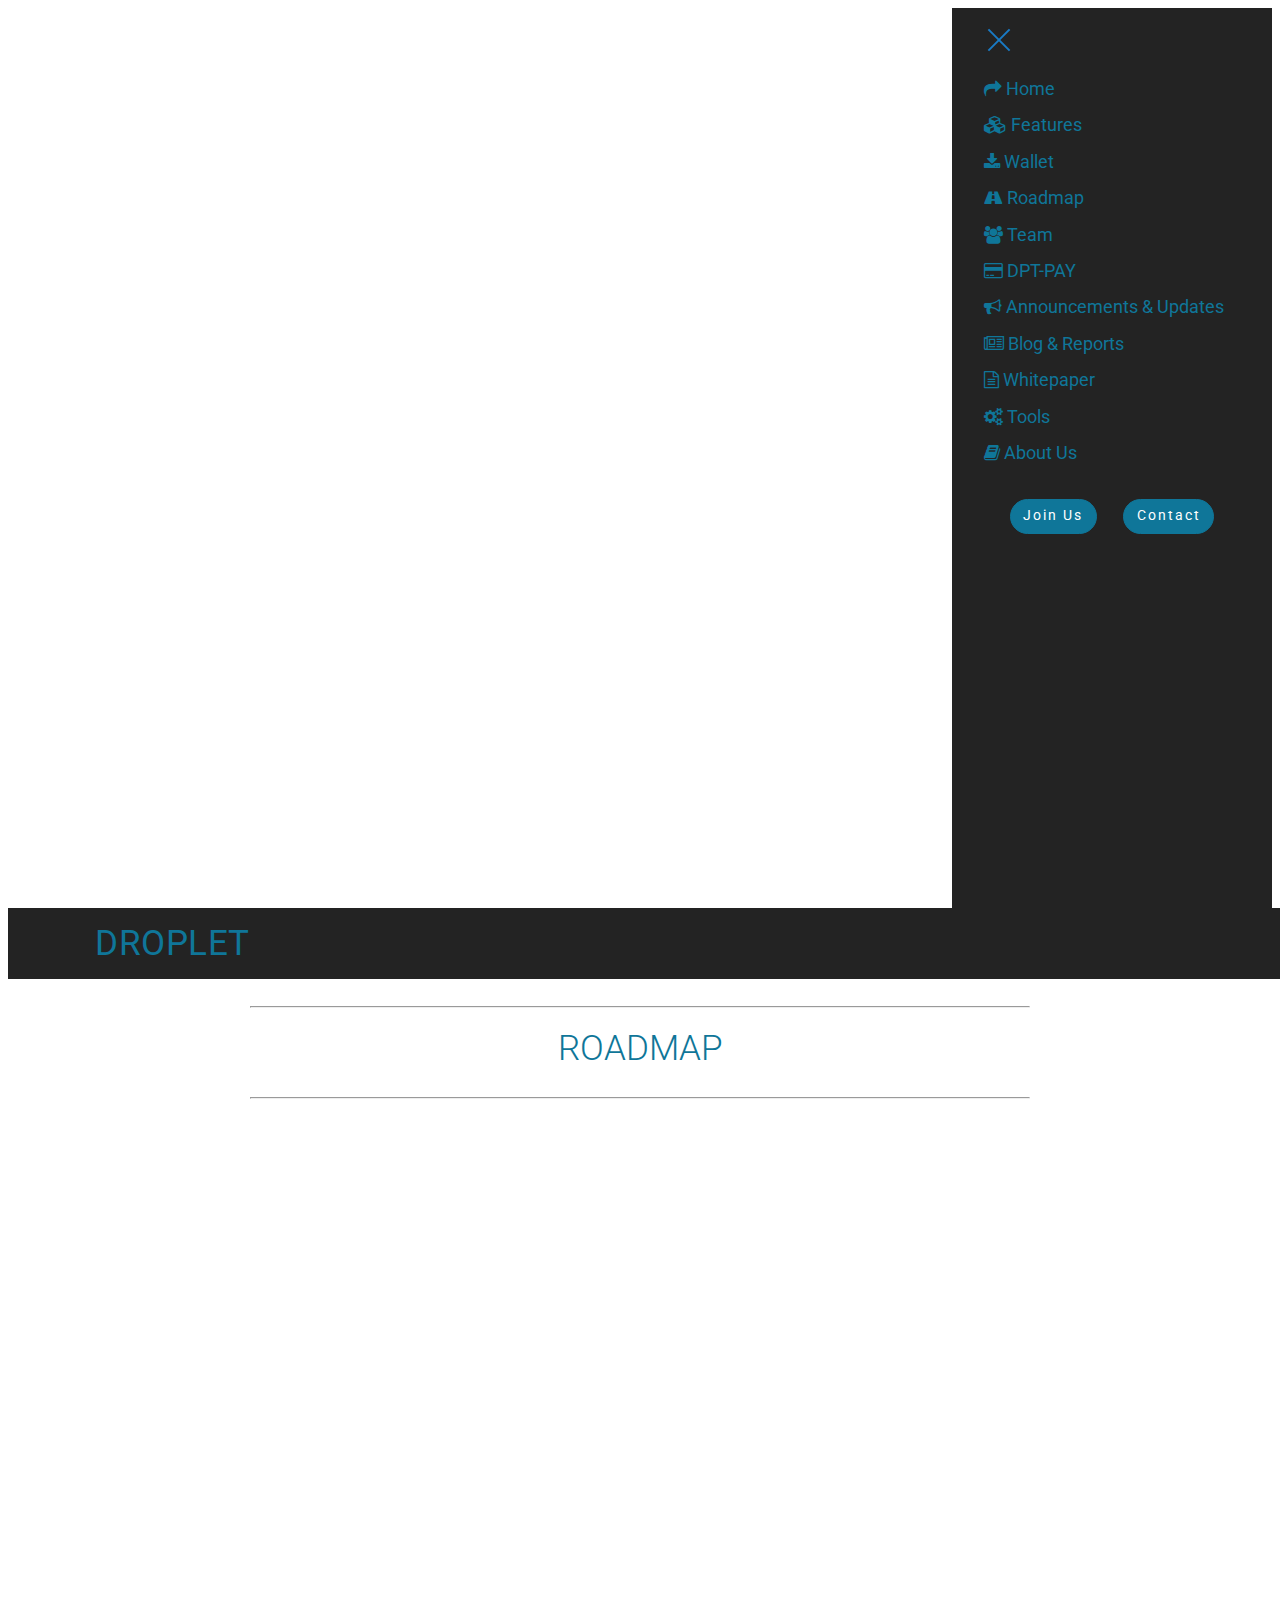
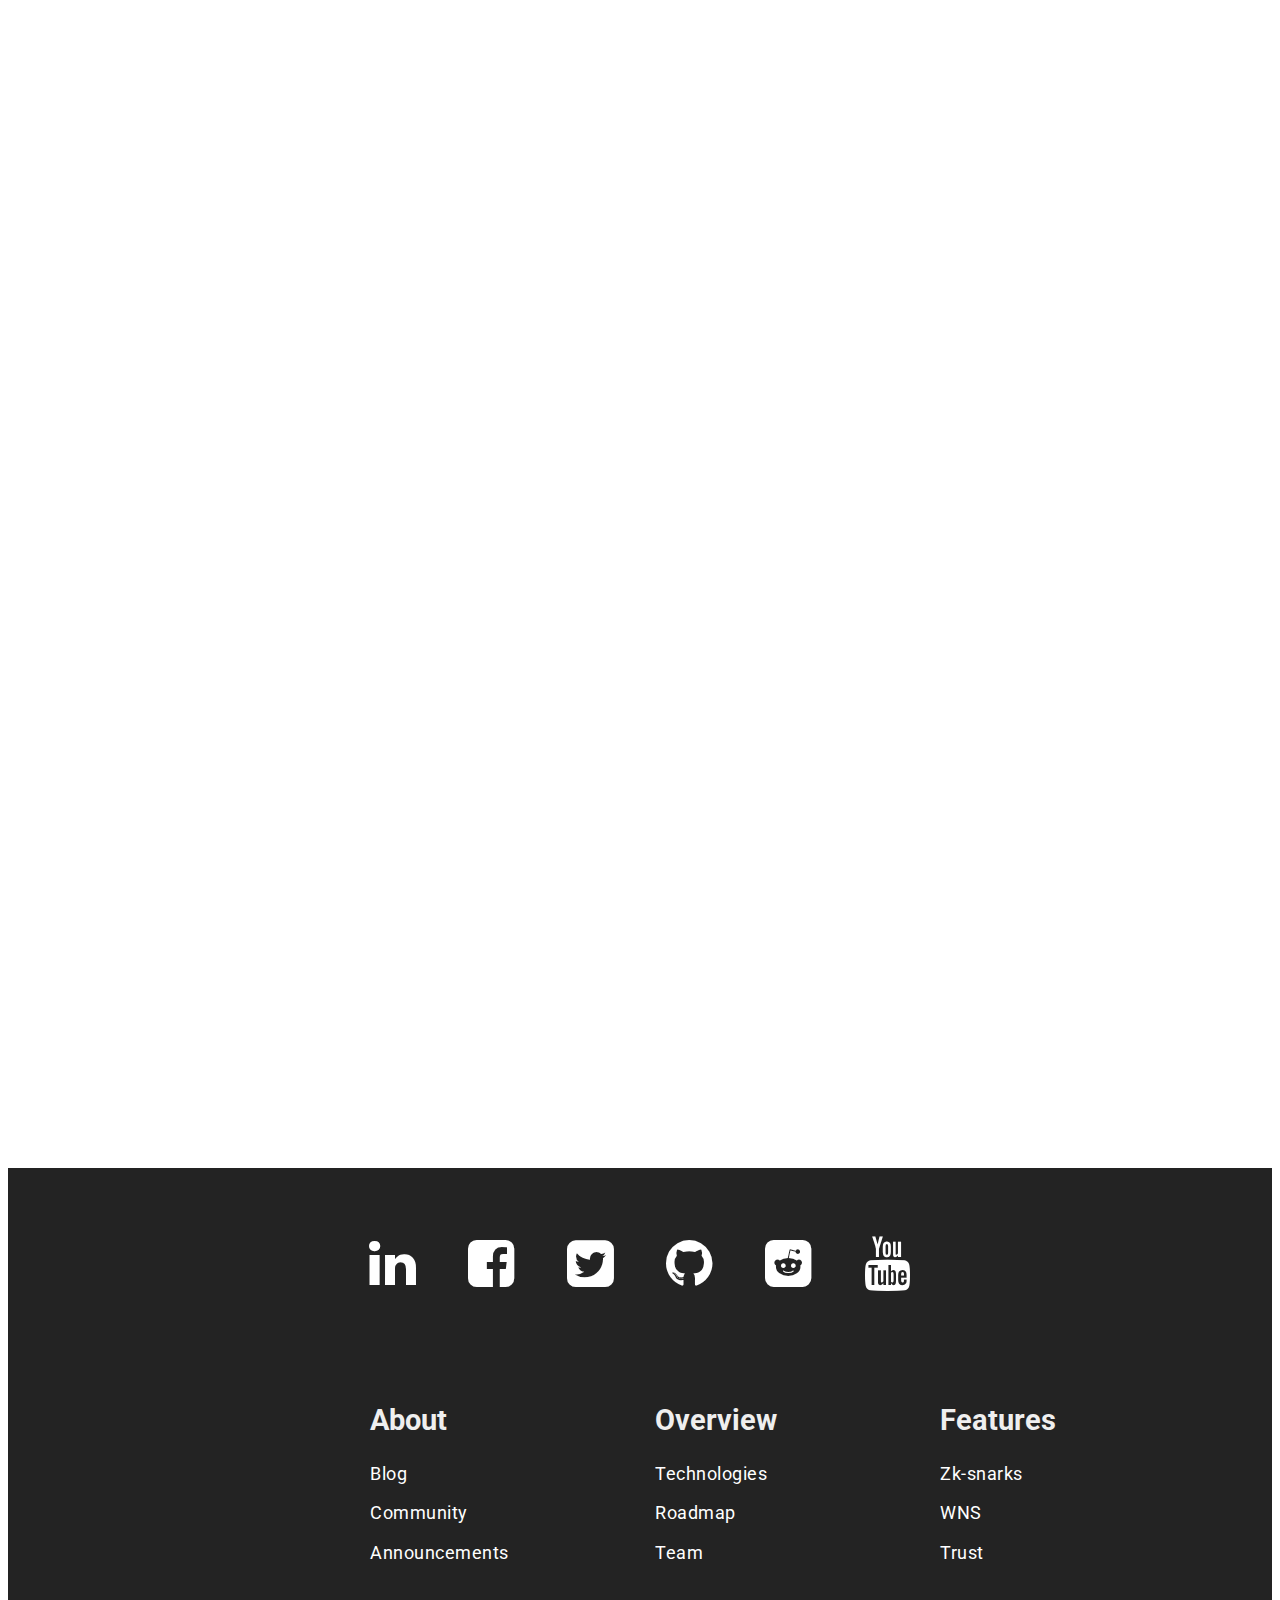
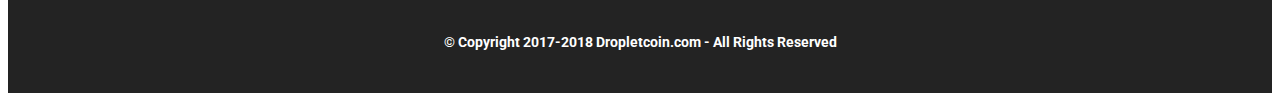
<file: Roadmap.html>
<!DOCTYPE html>
<html amp>
<head>
    <!-- © Copyright 2017 Dropletcoin.com - All Rights Reserved -->
  <meta charset="UTF-8">
  <meta http-equiv="X-UA-Compatible" content="IE=edge">
  <meta name="generator" content="Mobirise v4.6.5, mobirise.com">
  <meta name="viewport" content="width=device-width, initial-scale=1, minimum-scale=1">
  <link rel="shortcut icon" href="assets/images/droplet-coin-mynt-1-1250x1250.png" type="image/x-icon">
  <meta name="description" content="Roadmap">
  <title>Roadmap</title>
  <link rel="stylesheet" href="https://maxcdn.bootstrapcdn.com/font-awesome/4.7.0/css/font-awesome.min.css">
<link rel="canonical" href="Roadmap.html">
 <style amp-boilerplate>body{-webkit-animation:-amp-start 8s steps(1,end) 0s 1 normal both;-moz-animation:-amp-start 8s steps(1,end) 0s 1 normal both;-ms-animation:-amp-start 8s steps(1,end) 0s 1 normal both;animation:-amp-start 8s steps(1,end) 0s 1 normal both}@-webkit-keyframes -amp-start{from{visibility:hidden}to{visibility:visible}}@-moz-keyframes -amp-start{from{visibility:hidden}to{visibility:visible}}@-ms-keyframes -amp-start{from{visibility:hidden}to{visibility:visible}}@-o-keyframes -amp-start{from{visibility:hidden}to{visibility:visible}}@keyframes -amp-start{from{visibility:hidden}to{visibility:visible}}</style>
<noscript><style amp-boilerplate>body{-webkit-animation:none;-moz-animation:none;-ms-animation:none;animation:none}</style></noscript>
<link href="https://fonts.googleapis.com/css?family=Roboto:100,100i,300,300i,400,400i,500,500i,700,700i,900,900i&subset=cyrillic" rel="stylesheet">
 
 <style amp-custom> 
div,span,h1,h2,h3,h4,h5,h6,p,blockquote,a,ol,ul,li,figcaption{font: inherit;}section{background-color: #eeeeee;}section,.container,.container-fluid{position: relative;word-wrap: break-word;}a.mbr-iconfont:hover{text-decoration: none;}.article .lead p,.article .lead ul,.article .lead ol,.article .lead pre,.article .lead blockquote{margin-bottom: 0;}a{font-style: normal;font-weight: 400;cursor: pointer;}a,a:hover{text-decoration: none;}figure{margin-bottom: 0;}h1,h2,h3,h4,h5,h6,.h1,.h2,.h3,.h4,.h5,.h6,.display-1,.display-2,.display-3,.display-4{line-height: 1;word-break: break-word;word-wrap: break-word;}b,strong{font-weight: bold;}blockquote{padding: 10px 0 10px 20px;position: relative;border-left: 2px solid;border-color: #ff3366;}input:-webkit-autofill,input:-webkit-autofill:hover,input:-webkit-autofill:focus,input:-webkit-autofill:active{transition-delay: 9999s;transition-property: background-color,color;}textarea[type="hidden"]{display: none;}body{position: relative;}section{background-position: 50% 50%;background-repeat: no-repeat;background-size: cover;}section .mbr-background-video,section .mbr-background-video-preview{position: absolute;bottom: 0;left: 0;right: 0;top: 0;}.row{display: -webkit-box;display: -webkit-flex;display: -ms-flexbox;display: flex;-webkit-flex-wrap: wrap;-ms-flex-wrap: wrap;flex-wrap: wrap;margin-right: -15px;margin-left: -15px;}@media (min-width: 576px){.row{margin-right: -15px;margin-left: -15px;}}@media (min-width: 768px){.row{margin-right: -15px;margin-left: -15px;}}@media (min-width: 992px){.row{margin-right: -15px;margin-left: -15px;}}@media (min-width: 1200px){.row{margin-right: -15px;margin-left: -15px;}}.hidden{visibility: hidden;}.mbr-z-index20{z-index: 20;}.mbr-white{color: #ffffff;}.mbr-black{color: #000000;}.mbr-bg-white{background-color: #ffffff;}.mbr-bg-black{background-color: #000000;}.align-left{text-align: left;}.align-center{text-align: center;}.align-right{text-align: right;}@media (max-width: 767px){.align-left,.align-center,.align-right,.mbr-section-btn,.mbr-section-title{text-align: center;}}.mbr-light{font-weight: 300;}.mbr-regular{font-weight: 400;}.mbr-semibold{font-weight: 500;}.mbr-bold{font-weight: 700;}.mbr-figure img,.mbr-figure iframe{display: block;width: 100%;}.card{background-color: transparent;border: none;}.card-img{text-align: center;flex-shrink: 0;}.media{max-width: 100%;margin: 0 auto;}.mbr-figure{-ms-flex-item-align: center;-ms-grid-row-align: center;-webkit-align-self: center;align-self: center;}.media-container > div{max-width: 100%;}.mbr-figure img,.card-img img{width: 100%;}@media (max-width: 991px){.media-size-item{width: auto;}.media{width: auto;}.mbr-figure{width: 100%;}}.mbr-section-btn{margin-left: -.25rem;margin-right: -.25rem;font-size: 0;}nav .mbr-section-btn{margin-left: 0rem;margin-right: 0rem;}.btn .mbr-iconfont,.btn.btn-sm .mbr-iconfont{cursor: pointer;margin-right: 0.5rem;}.btn.btn-md .mbr-iconfont,.btn.btn-md .mbr-iconfont{margin-right: 0.8rem;}[type="submit"]{-webkit-appearance: none;}.mbr-fullscreen .mbr-overlay{min-height: 100vh;}.mbr-fullscreen{display: flex;display: -webkit-flex;display: -moz-flex;display: -ms-flex;display: -o-flex;align-items: center;-webkit-align-items: center;min-height: 100vh;box-sizing: border-box;padding-top: 3rem;padding-bottom: 3rem;}amp-img img{max-height: 100%;max-width: 100%;}img.mbr-temp{width: 100%;}.super-hide{display: none;}.is-builder .nodisplay + img[async],.is-builder .nodisplay + img[decoding="async"],.is-builder amp-img > a + img[async],.is-builder amp-img > a + img[decoding="async"]{display: none;}html:not(.is-builder) amp-img > a{position: absolute;top: 0;bottom: 0;left: 0;right: 0;z-index: 1;}.is-builder .temp-amp-sizer{position: absolute;}.is-builder amp-youtube .temp-amp-sizer,.is-builder amp-vimeo .temp-amp-sizer{position: static;}
*{box-sizing: border-box;}body{font-family: Roboto;font-style: normal;line-height: 1.5;}.mbr-section-title{font-style: normal;line-height: 1.2;}.mbr-section-subtitle{line-height: 1.3;}.mbr-text{font-style: normal;line-height: 1.6;}.display-1{font-family: 'Roboto',sans-serif;font-size: 4.5rem;}.display-2{font-family: 'Roboto',sans-serif;font-size: 2.2rem;}.display-4{font-family: 'Roboto',sans-serif;font-size: 0.9rem;}.display-5{font-family: 'Roboto',sans-serif;font-size: 1.8rem;}.display-7{font-family: 'Roboto',sans-serif;font-size: 1.1rem;}@media (max-width: 768px){.display-1{font-size: 3.6rem;font-size: calc( 2.225rem + (4.5 - 2.225) * ((100vw - 20rem) / (48 - 20)));line-height: calc( 1.4 * (2.225rem + (4.5 - 2.225) * ((100vw - 20rem) / (48 - 20))));}.display-2{font-size: 1.76rem;font-size: calc( 1.42rem + (2.2 - 1.42) * ((100vw - 20rem) / (48 - 20)));line-height: calc( 1.4 * (1.42rem + (2.2 - 1.42) * ((100vw - 20rem) / (48 - 20))));}.display-4{font-size: 0.72rem;font-size: calc( 0.965rem + (0.9 - 0.965) * ((100vw - 20rem) / (48 - 20)));line-height: calc( 1.4 * (0.965rem + (0.9 - 0.965) * ((100vw - 20rem) / (48 - 20))));}.display-5{font-size: 1.44rem;font-size: calc( 1.28rem + (1.8 - 1.28) * ((100vw - 20rem) / (48 - 20)));line-height: calc( 1.4 * (1.28rem + (1.8 - 1.28) * ((100vw - 20rem) / (48 - 20))));}}.btn{font-weight: 400;border-width: 2px;border-style: solid;font-style: normal;letter-spacing: 2px;margin: .4rem .8rem;white-space: normal;transition-property: background-color,color,border-color,box-shadow;transition-duration: .3s,.3s,.3s,2s;transition-timing-function: ease-in-out;padding: 1rem 2rem;border-radius: 0px;display: inline-flex;align-items: center;justify-content: center;word-break: break-word;}.btn-sm{border: 1px solid;font-weight: 400;letter-spacing: 2px;-webkit-transition: all 0.3s ease-in-out;-moz-transition: all 0.3s ease-in-out;transition: all 0.3s ease-in-out;padding: 0.6rem 0.8rem;border-radius: 0px;}.btn-md{font-weight: 600;letter-spacing: 2px;margin: .4rem .8rem;-webkit-transition: all 0.3s ease-in-out;-moz-transition: all 0.3s ease-in-out;transition: all 0.3s ease-in-out;padding: 1rem 2rem;border-radius: 0px;}.bg-primary{background-color: #0f7699;}.bg-success{background-color: #0dcd7b;}.bg-info{background-color: #8282e7;}.bg-warning{background-color: #767676;}.bg-danger{background-color: #a0a0a0;}.btn-primary,.btn-primary:active,.btn-primary.active{background-color: #0f7699;border-color: #0f7699;color: #ffffff;}.btn-primary:hover,.btn-primary:focus,.btn-primary.focus{color: #ffffff;background-color: #084053;border-color: #084053;}.btn-primary.disabled,.btn-primary:disabled{color: #ffffff;background-color: #084053;border-color: #084053;}.btn-secondary,.btn-secondary:active,.btn-secondary.active{background-color: #4addff;border-color: #4addff;color: #003c4a;}.btn-secondary:hover,.btn-secondary:focus,.btn-secondary.focus{color: #003c4a;background-color: #00cdfd;border-color: #00cdfd;}.btn-secondary.disabled,.btn-secondary:disabled{color: #003c4a;background-color: #00cdfd;border-color: #00cdfd;}.btn-info,.btn-info:active,.btn-info.active{background-color: #8282e7;border-color: #8282e7;color: #ffffff;}.btn-info:hover,.btn-info:focus,.btn-info.focus{color: #ffffff;background-color: #4242db;border-color: #4242db;}.btn-info.disabled,.btn-info:disabled{color: #ffffff;background-color: #4242db;border-color: #4242db;}.btn-success,.btn-success:active,.btn-success.active{background-color: #0dcd7b;border-color: #0dcd7b;color: #ffffff;}.btn-success:hover,.btn-success:focus,.btn-success.focus{color: #ffffff;background-color: #088550;border-color: #088550;}.btn-success.disabled,.btn-success:disabled{color: #ffffff;background-color: #088550;border-color: #088550;}.btn-warning,.btn-warning:active,.btn-warning.active{background-color: #767676;border-color: #767676;color: #ffffff;}.btn-warning:hover,.btn-warning:focus,.btn-warning.focus{color: #ffffff;background-color: #505050;border-color: #505050;}.btn-warning.disabled,.btn-warning:disabled{color: #ffffff;background-color: #505050;border-color: #505050;}.btn-danger,.btn-danger:active,.btn-danger.active{background-color: #a0a0a0;border-color: #a0a0a0;color: #ffffff;}.btn-danger:hover,.btn-danger:focus,.btn-danger.focus{color: #ffffff;background-color: #7a7a7a;border-color: #7a7a7a;}.btn-danger.disabled,.btn-danger:disabled{color: #ffffff;background-color: #7a7a7a;border-color: #7a7a7a;}.btn-black,.btn-black:active,.btn-black.active{background-color: #333333;border-color: #333333;color: #ffffff;}.btn-black:hover,.btn-black:focus,.btn-black.focus{color: #ffffff;background-color: #0d0d0d;border-color: #0d0d0d;}.btn-black.disabled,.btn-black:disabled{color: #ffffff;background-color: #0d0d0d;border-color: #0d0d0d;}.btn-white,.btn-white:active,.btn-white.active{background-color: #ffffff;border-color: #ffffff;color: #808080;}.btn-white:hover,.btn-white:focus,.btn-white.focus{color: #808080;background-color: #d9d9d9;border-color: #d9d9d9;}.btn-white.disabled,.btn-white:disabled{color: #808080;background-color: #d9d9d9;border-color: #d9d9d9;}.btn-white,.btn-white:active,.btn-white.active{color: #333333;}.btn-white:hover,.btn-white:focus,.btn-white.focus{color: #333333;}.btn-white.disabled,.btn-white:disabled{color: #333333;}.btn-primary-outline,.btn-primary-outline:active,.btn-primary-outline.active{background: none;border-color: #062e3c;color: #062e3c;}.btn-primary-outline:hover,.btn-primary-outline:focus,.btn-primary-outline.focus{color: #ffffff;background-color: #0f7699;border-color: #0f7699;}.btn-primary-outline.disabled,.btn-primary-outline:disabled{color: #ffffff;background-color: #0f7699;border-color: #0f7699;}.btn-secondary-outline,.btn-secondary-outline:active,.btn-secondary-outline.active{background: none;border-color: #00b8e3;color: #00b8e3;}.btn-secondary-outline:hover,.btn-secondary-outline:focus,.btn-secondary-outline.focus{color: #003c4a;background-color: #4addff;border-color: #4addff;}.btn-secondary-outline.disabled,.btn-secondary-outline:disabled{color: #003c4a;background-color: #4addff;border-color: #4addff;}.btn-info-outline,.btn-info-outline:active,.btn-info-outline.active{background: none;border-color: #2c2cd7;color: #2c2cd7;}.btn-info-outline:hover,.btn-info-outline:focus,.btn-info-outline.focus{color: #ffffff;background-color: #8282e7;border-color: #8282e7;}.btn-info-outline.disabled,.btn-info-outline:disabled{color: #ffffff;background-color: #8282e7;border-color: #8282e7;}.btn-success-outline,.btn-success-outline:active,.btn-success-outline.active{background: none;border-color: #076d41;color: #076d41;}.btn-success-outline:hover,.btn-success-outline:focus,.btn-success-outline.focus{color: #ffffff;background-color: #0dcd7b;border-color: #0dcd7b;}.btn-success-outline.disabled,.btn-success-outline:disabled{color: #ffffff;background-color: #0dcd7b;border-color: #0dcd7b;}.btn-warning-outline,.btn-warning-outline:active,.btn-warning-outline.active{background: none;border-color: #434343;color: #434343;}.btn-warning-outline:hover,.btn-warning-outline:focus,.btn-warning-outline.focus{color: #ffffff;background-color: #767676;border-color: #767676;}.btn-warning-outline.disabled,.btn-warning-outline:disabled{color: #ffffff;background-color: #767676;border-color: #767676;}.btn-danger-outline,.btn-danger-outline:active,.btn-danger-outline.active{background: none;border-color: #6d6d6d;color: #6d6d6d;}.btn-danger-outline:hover,.btn-danger-outline:focus,.btn-danger-outline.focus{color: #ffffff;background-color: #a0a0a0;border-color: #a0a0a0;}.btn-danger-outline.disabled,.btn-danger-outline:disabled{color: #ffffff;background-color: #a0a0a0;border-color: #a0a0a0;}.btn-black-outline,.btn-black-outline:active,.btn-black-outline.active{background: none;border-color: #000000;color: #000000;}.btn-black-outline:hover,.btn-black-outline:focus,.btn-black-outline.focus{color: #ffffff;background-color: #333333;border-color: #333333;}.btn-black-outline.disabled,.btn-black-outline:disabled{color: #ffffff;background-color: #333333;border-color: #333333;}.btn-white-outline,.btn-white-outline:active,.btn-white-outline.active{background: none;border-color: #ffffff;color: #ffffff;}.btn-white-outline:hover,.btn-white-outline:focus,.btn-white-outline.focus{color: #333333;background-color: #ffffff;border-color: #ffffff;}.text-primary{color: #0f7699;}.text-secondary{color: #4addff;}.text-success{color: #0dcd7b;}.text-info{color: #8282e7;}.text-warning{color: #767676;}.text-danger{color: #a0a0a0;}.text-white{color: #ffffff;}.text-black{color: #000000;}a.text-primary:hover,a.text-primary:focus{color: #062e3c;}a.text-secondary:hover,a.text-secondary:focus{color: #00b8e3;}a.text-success:hover,a.text-success:focus{color: #076d41;}a.text-info:hover,a.text-info:focus{color: #2c2cd7;}a.text-warning:hover,a.text-warning:focus{color: #434343;}a.text-danger:hover,a.text-danger:focus{color: #6d6d6d;}a.text-white:hover,a.text-white:focus{color: #b3b3b3;}a.text-black:hover,a.text-black:focus{color: #4d4d4d;}.alert-success{background-color: #0dcd7b;}.alert-info{background-color: #8282e7;}.alert-warning{background-color: #767676;}.alert-danger{background-color: #a0a0a0;}.mbr-section-btn a.btn:not(.btn-form){border-radius: 100px;transition-property: background-color,color,border-color,box-shadow;transition-duration: .3s,.3s,.3s,.8s;transition-timing-function: ease-in-out;}.mbr-section-btn a.btn:not(.btn-form):hover{box-shadow: 0 10px 40px 0 rgba(0,0,0,0.2);}.nav-tabs .nav-link{border-radius: 100px;}.btn-form{border-radius: 0;}.btn-form:hover{cursor: pointer;}a,a:hover{color: #0f7699;}.mbr-plan-header.bg-primary .mbr-plan-subtitle,.mbr-plan-header.bg-primary .mbr-plan-price-desc{color: #3cbfec;}.mbr-plan-header.bg-success .mbr-plan-subtitle,.mbr-plan-header.bg-success .mbr-plan-price-desc{color: #acfad9;}.mbr-plan-header.bg-info .mbr-plan-subtitle,.mbr-plan-header.bg-info .mbr-plan-price-desc{color: #ffffff;}.mbr-plan-header.bg-warning .mbr-plan-subtitle,.mbr-plan-header.bg-warning .mbr-plan-price-desc{color: #b6b6b6;}.mbr-plan-header.bg-danger .mbr-plan-subtitle,.mbr-plan-header.bg-danger .mbr-plan-price-desc{color: #e0e0e0;}blockquote{padding: 10px 0 10px 20px;position: relative;border-color: #0f7699;border-width: 3px;}ul,ol,pre,blockquote{margin-bottom: 0;margin-top: 0;}pre{background: #f4f4f4;padding: 10px 24px;white-space: pre-wrap;}.inactive{-webkit-user-select: none;-moz-user-select: none;-ms-user-select: none;user-select: none;pointer-events: none;-webkit-user-drag: none;user-drag: none;}html,body{height: auto;min-height: 100vh;}.popover-content ul.show{min-height: 155px;}#scrollToTop{display: none;}.mbr-container{max-width: 800px;padding: 0 10px;margin: 0 auto;position: relative;}h1,h2,h3{margin: auto;}h1,h3,p{padding: 10px 0;margin-bottom: 15px;}p,li,blockquote{color: #15181b;letter-spacing: 0.5px;line-height: 1.7;}.container{padding-right: 15px;padding-left: 15px;width: 100%;margin-right: auto;margin-left: auto;}@media (max-width: 767px){.container{max-width: 540px;}}@media (min-width: 768px){.container{max-width: 720px;}}@media (min-width: 992px){.container{max-width: 960px;}}@media (min-width: 1200px){.container{max-width: 1140px;}}.mbr-row{display: -webkit-box;display: -webkit-flex;display: -ms-flexbox;display: flex;-webkit-flex-wrap: wrap;-ms-flex-wrap: wrap;flex-wrap: wrap;margin-right: -15px;margin-left: -15px;}.mbr-justify-content-center{justify-content: center;}@media (max-width: 767px){.mbr-col-sm-12{-ms-flex: 0 0 100%;flex: 0 0 100%;max-width: 100%;padding-right: 15px;padding-left: 15px;}.mbr-row{margin: 0;}}@media (min-width: 768px){.mbr-col-md-3{-ms-flex: 0 0 25%;flex: 0 0 25%;max-width: 25%;padding-right: 15px;padding-left: 15px;}.mbr-col-md-4{-ms-flex: 0 0 33.333333%;flex: 0 0 33.333333%;max-width: 33.333333%;padding-right: 15px;padding-left: 15px;}.mbr-col-md-5{-ms-flex: 0 0 41.666667%;flex: 0 0 41.666667%;max-width: 41.666667%;padding-right: 15px;padding-left: 15px;}.mbr-col-md-6{-ms-flex: 0 0 50%;flex: 0 0 50%;max-width: 50%;padding-right: 15px;padding-left: 15px;}.mbr-col-md-7{-ms-flex: 0 0 58.333333%;flex: 0 0 58.333333%;max-width: 58.333333%;padding-right: 15px;padding-left: 15px;}.mbr-col-md-8{-ms-flex: 0 0 66.666667%;flex: 0 0 66.666667%;max-width: 66.666667%;padding-left: 15px;padding-right: 15px;}.mbr-col-md-10{-ms-flex: 0 0 83.333333%;flex: 0 0 83.333333%;max-width: 83.333333%;padding-left: 15px;padding-right: 15px;}.mbr-col-md-12{-ms-flex: 0 0 100%;flex: 0 0 100%;max-width: 100%;padding-right: 15px;padding-left: 15px;}}@media (min-width: 992px){.mbr-col-lg-2{-ms-flex: 0 0 16.666667%;flex: 0 0 16.666667%;max-width: 16.666667%;padding-right: 15px;padding-left: 15px;}.mbr-col-lg-3{-ms-flex: 0 0 25%;flex: 0 0 25%;max-width: 25%;padding-right: 15px;padding-left: 15px;}.mbr-col-lg-4{-ms-flex: 0 0 33.33%;flex: 0 0 33.33%;max-width: 33.33%;padding-right: 15px;padding-left: 15px;}.mbr-col-lg-5{-ms-flex: 0 0 41.666%;flex: 0 0 41.666%;max-width: 41.666%;padding-right: 15px;padding-left: 15px;}.mbr-col-lg-6{-ms-flex: 0 0 50%;flex: 0 0 50%;max-width: 50%;padding-right: 15px;padding-left: 15px;}.mbr-col-lg-8{-ms-flex: 0 0 66.666667%;flex: 0 0 66.666667%;max-width: 66.666667%;padding-left: 15px;padding-right: 15px;}.mbr-col-lg-10{-ms-flex: 0 0 83.3333%;flex: 0 0 83.3333%;max-width: 83.3333%;padding-right: 15px;padding-left: 15px;}.mbr-col-lg-12{-ms-flex: 0 0 100%;flex: 0 0 100%;max-width: 100%;padding-right: 15px;padding-left: 15px;}}@media (min-width: 1200px){.mbr-col-xl-7{-ms-flex: 0 0 58.333333%;flex: 0 0 58.333333%;max-width: 58.333333%;padding-right: 15px;padding-left: 15px;}.mbr-col-xl-8{-ms-flex: 0 0 66.666667%;flex: 0 0 66.666667%;max-width: 66.666667%;padding-left: 15px;padding-right: 15px;}}section.sidebar-open:before{content: '';position: fixed;top: 0;bottom: 0;right: 0;left: 0;background-color: rgba(0,0,0,0.2);z-index: 1040;}p{margin-top: 0;}.cid-qK9lJMtcBD amp-sidebar{min-width: 260px;z-index: 1050;background-color: #232323;}.cid-qK9lJMtcBD amp-sidebar.open:after{content: '';position: absolute;top: 0;left: 0;bottom: 0;right: 0;background-color: red;}.cid-qK9lJMtcBD .open{transform: translateX(0%);display: block;}.cid-qK9lJMtcBD .builder-sidebar{background-color: #232323;position: relative;height: 100vh;z-index: 1030;padding: 1rem 2rem;max-width: 20rem;}.cid-qK9lJMtcBD .headerbar{display: flex;flex-direction: column;justify-content: center;padding: .5rem 1rem;min-height: 70px;align-items: center;background: #232323;}.cid-qK9lJMtcBD .headerbar.sticky-nav{position: fixed;z-index: 1000;width: 100%;}.cid-qK9lJMtcBD button.sticky-but{position: fixed;}.cid-qK9lJMtcBD .brand{display: flex;align-items: center;align-self: flex-start;padding-right: 30px;}.cid-qK9lJMtcBD .brand p{margin: 0;padding: 0;}.cid-qK9lJMtcBD .brand-name{color: #0f7699;}.cid-qK9lJMtcBD .sidebar{padding: 1rem 0;margin: 0;}.cid-qK9lJMtcBD .sidebar > li{list-style: none;display: flex;flex-direction: column;}.cid-qK9lJMtcBD .sidebar a{display: block;text-decoration: none;margin-bottom: 10px;}.cid-qK9lJMtcBD .close-sidebar{width: 30px;height: 30px;position: relative;cursor: pointer;background-color: transparent;border: none;}.cid-qK9lJMtcBD .close-sidebar:focus{outline: 2px auto #0f7699;}.cid-qK9lJMtcBD .close-sidebar span{position: absolute;left: 0;width: 30px;height: 2px;border-right: 5px;background-color: #197bc6;}.cid-qK9lJMtcBD .close-sidebar span:nth-child(1){transform: rotate(45deg);}.cid-qK9lJMtcBD .close-sidebar span:nth-child(2){transform: rotate(-45deg);}@media (min-width: 992px){.cid-qK9lJMtcBD .brand-name{min-width: 8rem;}.cid-qK9lJMtcBD .builder-sidebar{margin-left: auto;}.cid-qK9lJMtcBD .builder-sidebar .sidebar li{flex-direction: row;flex-wrap: wrap;}.cid-qK9lJMtcBD .builder-sidebar .sidebar li a{padding: .5rem;margin: 0;}.cid-qK9lJMtcBD .builder-overlay{display: none;}}.cid-qK9lJMtcBD .hamburger{position: absolute;top: 25px;right: 20px;margin-left: auto;width: 30px;height: 20px;background: none;border: none;cursor: pointer;z-index: 1000;}@media (min-width: 768px){.cid-qK9lJMtcBD .hamburger{top: calc(0.5rem + 55 * 0.5px - 10px);}}.cid-qK9lJMtcBD .hamburger:focus{outline: none;}.cid-qK9lJMtcBD .hamburger span{position: absolute;right: 0;width: 30px;height: 2px;border-right: 5px;background-color: #197bc6;}.cid-qK9lJMtcBD .hamburger span:nth-child(1){top: 0;transition: all .2s;}.cid-qK9lJMtcBD .hamburger span:nth-child(2){top: 8px;transition: all .15s;}.cid-qK9lJMtcBD .hamburger span:nth-child(3){top: 8px;transition: all .15s;}.cid-qK9lJMtcBD .hamburger span:nth-child(4){top: 16px;transition: all .2s;}.cid-qK9lJMtcBD amp-img{height: 55px;width: 55px;margin-right: 1rem;display: flex;align-items: center;}@media (max-width: 768px){.cid-qK9lJMtcBD amp-img{max-height: 55px;max-width: 55px;}}.cid-qKGRGKSTek{padding-top: 90px;padding-bottom: 0px;background-color: #ffffff;}.cid-qKGRGKSTek .mbr-section-btn{margin-bottom: 20px;}.cid-qKGRGKSTek amp-img{width: 100%;text-align: center;margin: 0 auto;max-width: 75%;}.cid-qKGR0nrPML{padding-top: 0px;padding-bottom: 75px;background-color: #ffffff;}.cid-qKGR0nrPML .mbr-title{padding-bottom: 1rem;}.cid-qKGR0nrPML .mbr-section-btn{padding-top: 1.5rem;}.cid-qKGR0nrPML .mbr-section-subtitle{color: #0f7699;}.cid-qKGR0nrPML hr{background-color: #0f7699;}.cid-qKG7GqmCxC .roadmapet{font-family: "Roboto";color: white;background-color: white;margin-bottom: 50px;}.cid-qKG7GqmCxC h1{font-size: 25px;margin-left: 40px;}.cid-qKG7GqmCxC h2{font-size: 20px;margin-left: 40px;margin-bottom: 20px;}.cid-qKG7GqmCxC .ruter{background-color: #0f7699;border-radius: 25px;width: 500px;}.cid-qKG7GqmCxC li{margin-bottom: 8px;color: white;}.cid-qKG7GqmCxC #left1{position: relative;left: 30%;-webkit-animation-name: leftroadmap;-webkit-animation-duration: 2s;animation-name: leftroadmap;animation-duration: 2s;z-index: 100;animation-fill-mode: forwards;opacity: 0;}.cid-qKG7GqmCxC #right1{position: relative;left: 50%;-webkit-animation-name: rightroadmap;-webkit-animation-duration: 2s;animation-name: rightroadmap;animation-duration: 2s;z-index: 100;animation-fill-mode: forwards;animation-delay: 1s;opacity: 0;}.cid-qKG7GqmCxC #left2{position: relative;left: 30%;-webkit-animation-name: leftroadmap;-webkit-animation-duration: 2s;animation-name: leftroadmap;animation-duration: 2s;z-index: 100;animation-fill-mode: forwards;opacity: 0;animation-delay: 2s;}.cid-qKG7GqmCxC #right2{position: relative;left: 50%;-webkit-animation-name: rightroadmap;-webkit-animation-duration: 2s;animation-name: rightroadmap;animation-duration: 2s;z-index: 100;animation-fill-mode: forwards;opacity: 0;animation-delay: 3s;}.cid-qKG7GqmCxC #left3{position: relative;left: 30%;-webkit-animation-name: leftroadmap;-webkit-animation-duration: 2s;animation-name: leftroadmap;animation-duration: 2s;z-index: 100;animation-fill-mode: forwards;opacity: 0;animation-delay: 4s;}.cid-qKG7GqmCxC #right3{position: relative;left: 50%;-webkit-animation-name: rightroadmap;-webkit-animation-duration: 2s;animation-name: rightroadmap;animation-duration: 2s;z-index: 100;animation-fill-mode: forwards;opacity: 0;animation-delay: 5s;}.cid-qKG7GqmCxC #left4{position: relative;left: 30%;-webkit-animation-name: leftroadmap;-webkit-animation-duration: 2s;animation-name: leftroadmap;animation-duration: 2s;z-index: 100;animation-fill-mode: forwards;opacity: 0;animation-delay: 6s;background-color: black;}@-webkit-keyframes rightroadmap{0%{left: 200% ;opacity: 0;}100%{left: 50% ;opacity: 1;}}@keyframes rightroadmap{0%{left: 200% ;opacity: 0;}100%{left: 50% ;opacity: 1;}}@-webkit-keyframes leftroadmap{0%{left: -200%;opacity: 0;}100%{left: 30% ;opacity: 1;}}@keyframes leftroadmap{0%{left: -200%;opacity: 0;}100%{left: 30% ;opacity: 1;}}.cid-qKGQSvuzWJ{padding-top: 45px;padding-bottom: 45px;background-color: #232323;}.cid-qKGQSvuzWJ h1{margin-bottom: 20px;}.cid-qKGQSvuzWJ .wrapper{text-align: center;}.cid-qKGQSvuzWJ .amp-iconfont{padding: 1rem;margin: .5rem;background: #232323;color: #ffffff;font-size: 3.4rem;}.cid-qKGQSvuzWJ B{color: #ffffff;}.cid-qKGQSvuzWJ #iconer:hover{background-color: #0f7699;transition: 1s;border-radius: 500px;}.cid-qKGQSvuzWJ #iconer{transition: 1s;}.cid-qKGQPhbIdq{padding-top: 45px;padding-bottom: 45px;background-color: #232323;}.cid-qKGQPhbIdq amp-img{text-align: center;}.cid-qKGQPhbIdq .items-col .item{margin: 0;}.cid-qKGQPhbIdq .item,.cid-qKGQPhbIdq .group-title{color: #efefef;padding-top: 0;}@media (max-width: 767px){.cid-qKGQPhbIdq .items-col{text-align: center;margin: 2rem 0;}}.cid-qKGQPhbIdq .item,.cid-qKGQPhbIdq .items{text-align: left;}.cid-qKGQPhbIdq .group-title{text-align: left;}.cid-qLm7XiYrbj{padding-top: 0px;padding-bottom: 15px;background-color: #232323;}.cid-qLm7XiYrbj .mbr-title{padding-bottom: 1rem;color: #ffffff;}.cid-qLm7XiYrbj .mbr-section-btn{padding-top: 1.5rem;}.cid-qLm7XiYrbj .mbr-section-subtitle{text-align: center;}</style>
 
  <script async  src="https://cdn.ampproject.org/v0.js"></script>
  <script async custom-element="amp-analytics" src="https://cdn.ampproject.org/v0/amp-analytics-0.1.js"></script>
  <script async custom-element="amp-sidebar" src="https://cdn.ampproject.org/v0/amp-sidebar-0.1.js"></script>
  
  
</head>
<body><amp-sidebar id="sidebar" class="cid-qK9lJMtcBD" layout="nodisplay" side="right">
        <div class="builder-sidebar" id="builder-sidebar">
            <button on="tap:sidebar.close" class="close-sidebar">
                <span></span>
                <span></span>
            </button>

            <div class="sidebar mbr-white" data-app-modern-menu="true"><a class="text-primary display-7" href="index.html"><span class="fa fa-mail-forward mbr-iconfont mbr-iconfont-btn"></span>&nbsp;Home</a> <a class="text-primary display-7" href="Features.html"><span class="fa fa-cubes mbr-iconfont mbr-iconfont-btn"></span>&nbsp;Features</a> <a class="text-primary display-7" href="Wallet.html"><span class="fa fa-download mbr-iconfont mbr-iconfont-btn"></span>&nbsp;Wallet</a> <a class="text-primary display-7" href="Roadmap.html"><span class="fa fa-road mbr-iconfont mbr-iconfont-btn"></span>&nbsp;Roadmap</a> <a class="text-primary display-7" href="Team.html"><span class="fa fa-group mbr-iconfont mbr-iconfont-btn"></span>&nbsp;Team</a> <a class="text-primary display-7" href="Pay.html"><span class="fa fa-credit-card mbr-iconfont mbr-iconfont-btn"></span>&nbsp;DPT-PAY</a>           
                   <a class="text-primary display-7" href="Announcements_&amp;_Updates.html"><span class="fa fa-bullhorn mbr-iconfont mbr-iconfont-btn"></span>&nbsp;Announcements &amp; Updates</a>   <a class="text-primary display-7" href="Blog_&amp;_Reports.html"><span class="fa fa-newspaper-o mbr-iconfont mbr-iconfont-btn"></span>&nbsp;Blog &amp; Reports</a>  <a class="text-primary display-7" href="Whitepaper.html"><span class="fa fa-file-text-o mbr-iconfont mbr-iconfont-btn"></span>&nbsp;Whitepaper</a> <a class="text-primary display-7" href="Tools.html"><span class="fa fa-gears mbr-iconfont mbr-iconfont-btn"></span>&nbsp;Tools</a> <a class="text-primary display-7" href="https://wikipedia.com/wiki/Droplet_Coin"><span class="fa fa-book mbr-iconfont mbr-iconfont-btn"></span>&nbsp;About Us</a></div>
            
            <div class="navbar-buttons mbr-section-btn align-center"><a class="btn btn-sm btn-primary display-4" href="Contribution_Request.html">Join Us</a> <a class="btn btn-sm btn-primary display-4" href="Contact.html">Contact</a></div>
        </div>
    </amp-sidebar>
  <section class="menu cid-qK9lJMtcBD" id="menu1-29">
    
    <nav class="headerbar sticky-nav">
      <div class="brand">
          <span class="brand-logo">
              <amp-img src="assets/images/droplet-coin-mynt-1-1250x1250.png" layout="responsive" width="55" height="55" alt="Mobirise">
                  <a href="index.html"></a>
              </amp-img>
          </span>
          <p class="brand-name mbr-fonts-style display-2"><strong><a href="index.html">DROPLET</a></strong></p>
      </div>
    </nav>
    
    <button on="tap:sidebar.toggle" class="ampstart-btn hamburger sticky-but">
        <span></span>
        <span></span>
        <span></span>
        <span></span>
    </button>
</section>

<section class="header2 cid-qKGRGKSTek" id="header2-3n">

    

    <div class="container">
        <div class="mbr-row mbr-justify-content-center">
            <div class="mbr-col-lg-8">
                
                
                <div class="mbr-text align-center">
                    
                </div>
                
                <amp-img src="assets/images/droplet-baner-til-whitepaper-1-3240x4335.png" alt="Mobirise" width="547.6175548589341" height="647" layout="responsive">
                    
                </amp-img>
            </div>
        </div>
    </div>

</section>

<section class="mbr-section content19 cid-qKGR0nrPML" id="content19-3m">

    

    <div class="mbr-container">
        
        <hr><h3 class="mbr-section-subtitle align-center mbr-light mbr-fonts-style mbr-white display-2">
            ROADMAP
        </h3><hr>
        
    </div>
</section>

<section class="image1 cid-qKG7GqmCxC" id="image1-3i">
 
    <div class="roadmapet">
        
<div id="left1" class="ruter"> <h1>Q4 - 2017</h1> <h2><strong>Preparations and Announcements</strong></h2><ul> <li>Announcing Droplet in media</li> <li>Preparing for 2018, planning the year ahead.</li> <li>Announcing Droplet in bitcointalk.com</li> &nbsp;  </ul></div>
<div id="right1" class="ruter"> <h1>Q1 - 2018</h1> <h2><strong>Whitepaper, Pre-sale and Roadmap</strong></h2><ul> <li>Roadmap released</li> <li>Whitepaper published.</li>  <li>Pre-sale</li> <li>Expanding the Team</li> &nbsp;  </ul></div>
<div id="left2" class="ruter"> <h1>Q2 - 2018</h1> <h2><strong>ICO, exchange listings and Trust-demo</strong></h2><ul> <li>Trust marketplace - Demo</li> <li>Droplet ICO in April</li> <li>Exchange listings</li> &nbsp;  </ul></div>
<div id="right2" class="ruter"> <h1>Q3 - 2018</h1> <h2><strong>WNS-beta launch, Mid year updates</strong></h2><ul> <li>WNS-beta launch</li> <li>Mid year updates</li> <li>Continuing to expand the Team</li> <li>Upgrading the marketing campaign</li> &nbsp;  </ul> </div>
<div id="left3" class="ruter"> <h1>Q4 - 2018</h1> <h2><strong>Trust platform Full release and DPT debit card</strong></h2><ul> <li>Trust platform Full release</li> <li>Starting work on the DPT debit card</li> <li>Starting work on the token to blockchain conversion</li> &nbsp;  </ul> </div>
<div id="right3" class="ruter"> <h1>Q1 - 2019</h1> <h2><strong>New Roadmap, projects management</strong></h2><ul> <li>New Roadmap</li> <li>Managing and preparing all future projects</li> </ul> &nbsp;  </div>

        <div id="left4" class="ruter"> <h1>2019 and Above</h1> <h2><strong>....The Future awaits us</strong></h2> 
            
            <amp-img src="assets/images/droplet-moon-fan-art-2084x1524.jpg" layout="responsive" width="499.69025735294116" height="261" alt="Mobirise">
                    
                </amp-img>
            
            &nbsp;  </div>

    </div>
    
</section>

<section class="social-follow cid-qKGQSvuzWJ" id="social-follow-3l">

    

    <div class="wrapper">
        
        <div class="icons-list">
            
            
            
            
            
            
            
        <a href="https://www.linkedin.com/company/dropletcoin/" target="_blank">
                <span id="iconer" class="amp-iconfont fa-linkedin fa"></span>
            </a><a href="https://www.facebook.com/Dropletcoin.official/" target="_blank">
                <span id="iconer" class="amp-iconfont fa-facebook-square fa"></span>
            </a><a href="https://twitter.com/DropletCoin" target="_blank">
                <span id="iconer" class="amp-iconfont fa-twitter-square fa"></span>
            </a><a href="https://github.com/DropletCoin" target="_blank">
                <span id="iconer" class="amp-iconfont fa-github fa"></span>
            </a><a href="https://www.reddit.com/r/Droplet_coin/" target="_blank">
                <span id="iconer" class="amp-iconfont fa-reddit-square fa"></span>
            </a><a href="https://www.youtube.com/channel/UChOF3y11_clZDhjWu_Jibyw" target="_blank">
                <span id="iconer" class="amp-iconfont fa-youtube fa"></span>
            </a></div>
    </div>
</section>

<section class="footer3 cid-qKGQPhbIdq" id="footer3-3k">

    

    <div class="container">
        <div class="mbr-row mbr-justify-content-center">
            <div id="bildedpt" class="image-block mbr-col-sm-12 mbr-col-md-3">
                <amp-img src="assets/images/droplet-seddelen-hvit-bg-2957x1340.png" layout="responsive" width="255.97910447761194" height="116" alt="Mobirise">
                    
                </amp-img>
            </div>

            <div class="items-col mbr-col-sm-12 align-right mbr-col-md-3">
                <h3 class="mbr-fonts-style group-title mbr-bold display-5">About</h3>
                <div class="items">
                    
                    
                    
                <p class="item mbr-fonts-style display-7"><a href="Blog_&amp;_Reports.html" class="text-white">Blog</a></p><p class="item mbr-fonts-style display-7"><a href="https://www.reddit.com/r/Droplet_coin/" target="_blank" class="text-white">Community</a></p><p class="item mbr-fonts-style display-7">
                        <a href="Announcements_&amp;_Updates.html" class="text-white">Announcements</a></p></div>
            </div>

            <div class="items-col mbr-col-sm-12 align-right mbr-col-md-3">
                <h3 class="mbr-fonts-style group-title mbr-bold display-5">
                    Overview</h3>
                <div class="items">
                    
                    
                    
                <p class="item mbr-fonts-style display-7">
                        <a href="Features.html" class="text-white">Technologies</a></p><p class="item mbr-fonts-style display-7">
                        <a href="Roadmap.html" class="text-white">Roadmap</a></p><p class="item mbr-fonts-style display-7">
                        <a href="Team.html" class="text-white">Team</a></p></div>
            </div>

            <div id="featuresid" class="items-col mbr-col-sm-12 align-right mbr-col-md-3">
                <h3 class="mbr-fonts-style group-title mbr-bold display-5">
                    Features</h3>
                <div class="items">
                    
                    
                    
                <p class="item mbr-fonts-style display-7">
                        <a href="zk-snarks.html" class="text-white">Zk-snarks</a></p><p class="item mbr-fonts-style display-7">
                        <a href="WNS.html" class="text-white">WNS</a></p><p class="item mbr-fonts-style display-7">
                        <a href="Trust.html" class="text-white">Trust</a></p></div>
            </div>

        </div>
    </div>
</section>

<section class="mbr-section content19 cid-qLm7XiYrbj" id="content19-6h">

    

    <div class="mbr-container">
        
        <h3 class="mbr-section-subtitle align-center mbr-light mbr-fonts-style mbr-white display-4"><strong>© Copyright 2017-2018 Dropletcoin.com - All Rights Reserved</strong></h3>
        
    </div>
</section>


  
  
</body>
</html>
</file>
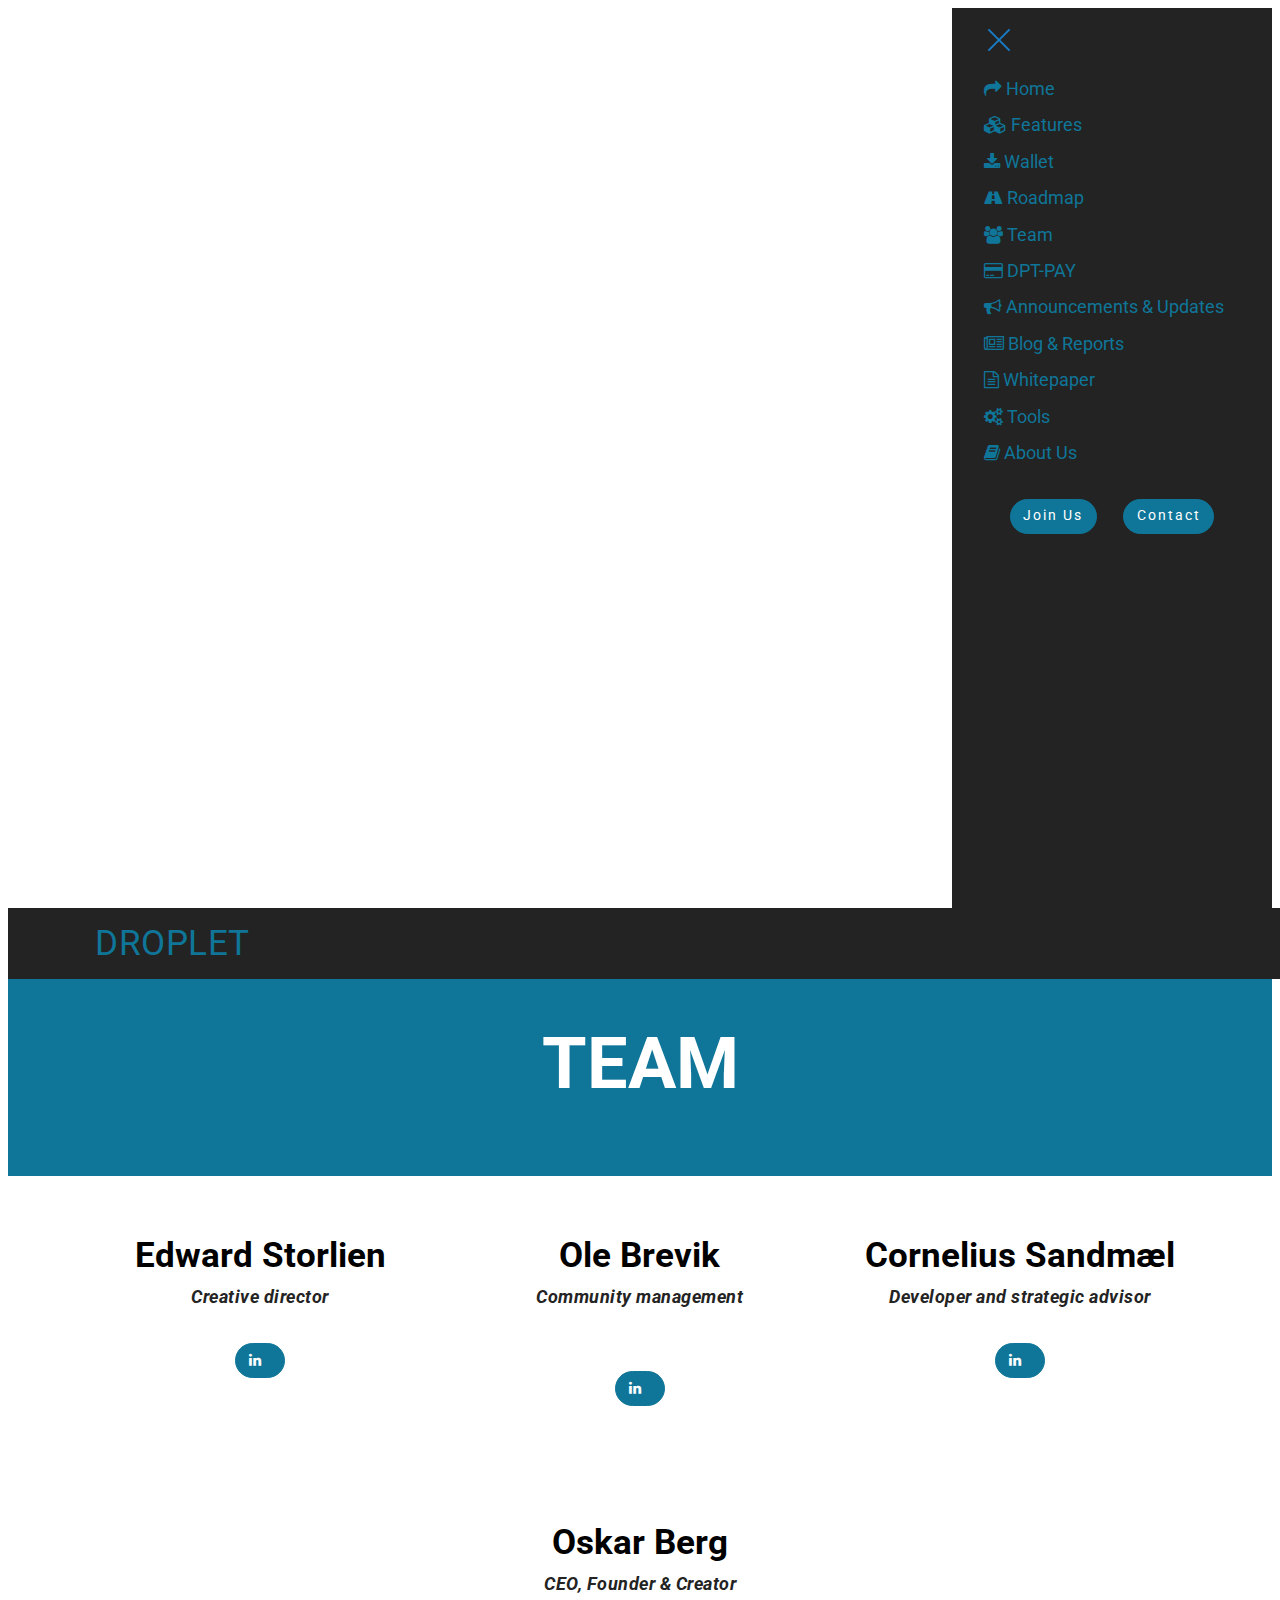
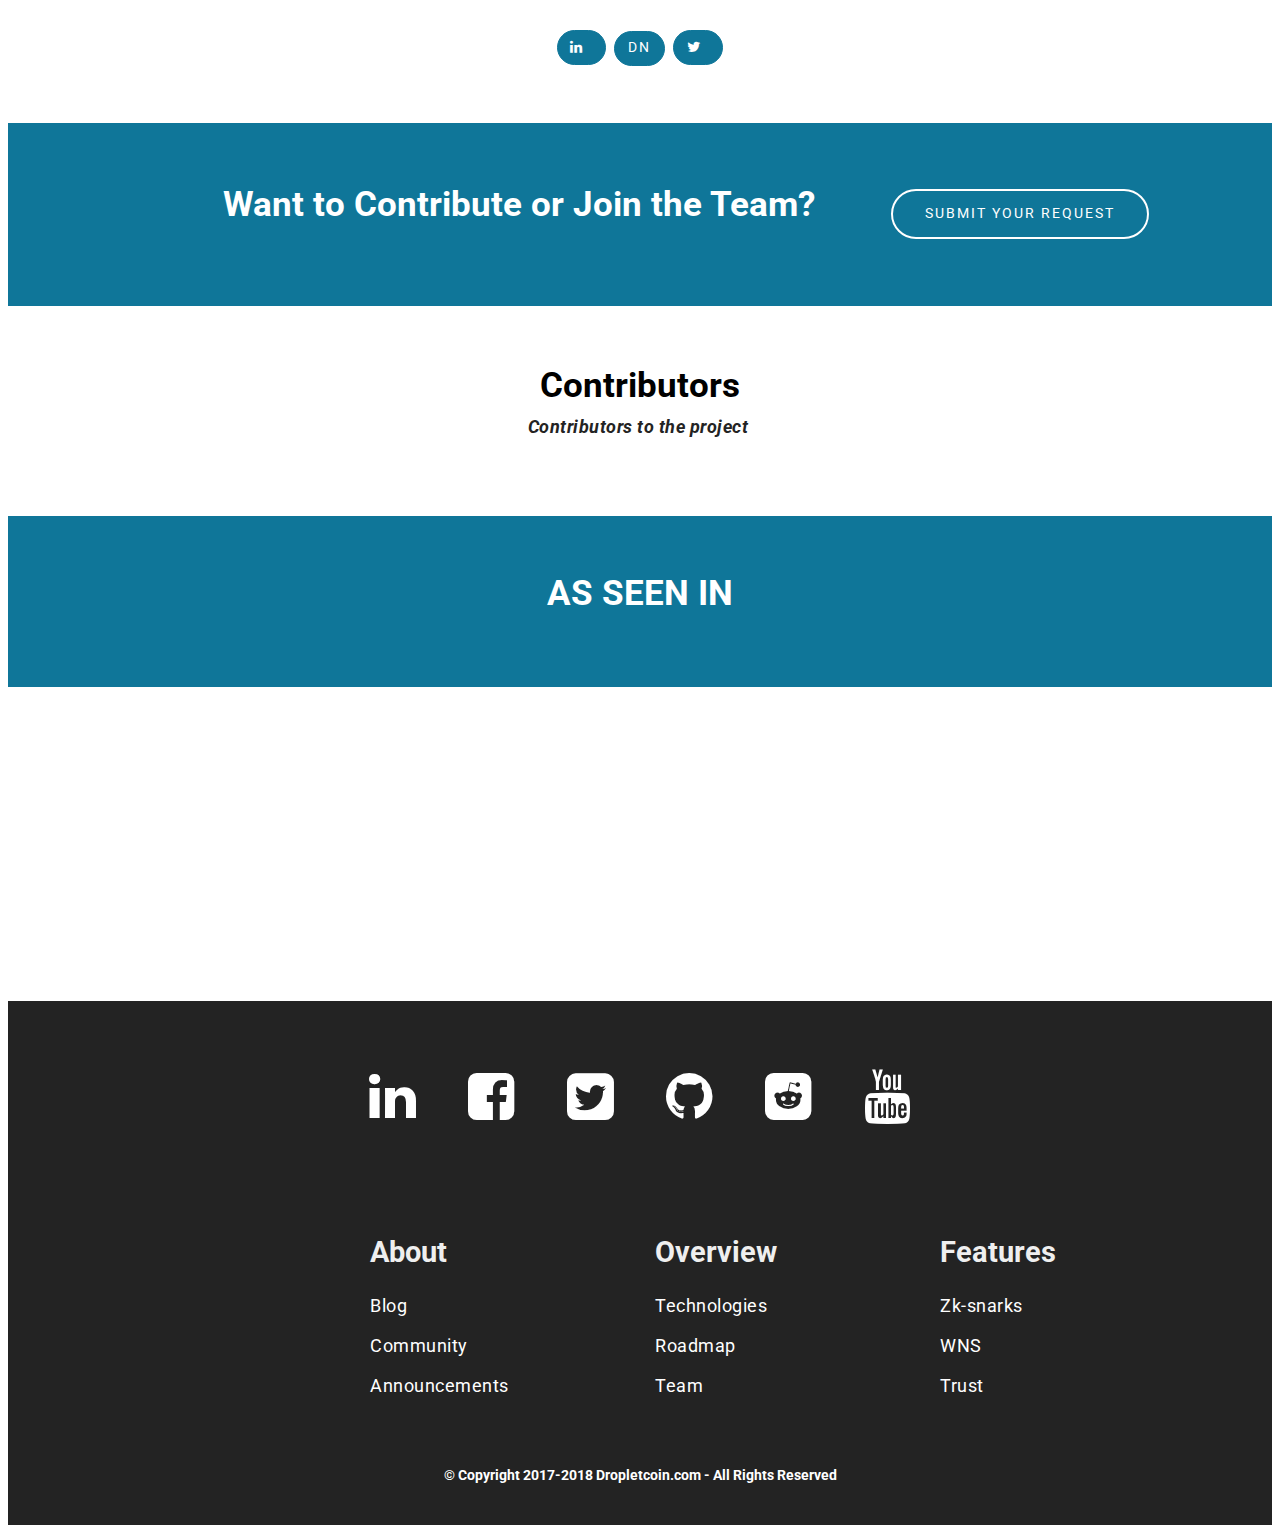
<file: Team.html>
<!DOCTYPE html>
<html amp>
<head>
    <!-- © Copyright 2017 Dropletcoin.com - All Rights Reserved -->
  <meta charset="UTF-8">
  <meta http-equiv="X-UA-Compatible" content="IE=edge">
  <meta name="generator" content="Mobirise v4.6.5, mobirise.com">
  <meta name="viewport" content="width=device-width, initial-scale=1, minimum-scale=1">
  <link rel="shortcut icon" href="assets/images/droplet-coin-mynt-1-1250x1250.png" type="image/x-icon">
  <meta name="description" content="Team">
  <title>Team</title>
  <link rel="stylesheet" href="https://maxcdn.bootstrapcdn.com/font-awesome/4.7.0/css/font-awesome.min.css">
<link rel="canonical" href="Team.html">
 <style amp-boilerplate>body{-webkit-animation:-amp-start 8s steps(1,end) 0s 1 normal both;-moz-animation:-amp-start 8s steps(1,end) 0s 1 normal both;-ms-animation:-amp-start 8s steps(1,end) 0s 1 normal both;animation:-amp-start 8s steps(1,end) 0s 1 normal both}@-webkit-keyframes -amp-start{from{visibility:hidden}to{visibility:visible}}@-moz-keyframes -amp-start{from{visibility:hidden}to{visibility:visible}}@-ms-keyframes -amp-start{from{visibility:hidden}to{visibility:visible}}@-o-keyframes -amp-start{from{visibility:hidden}to{visibility:visible}}@keyframes -amp-start{from{visibility:hidden}to{visibility:visible}}</style>
<noscript><style amp-boilerplate>body{-webkit-animation:none;-moz-animation:none;-ms-animation:none;animation:none}</style></noscript>
<link href="https://fonts.googleapis.com/css?family=Roboto:100,100i,300,300i,400,400i,500,500i,700,700i,900,900i&subset=cyrillic" rel="stylesheet">
 
 <style amp-custom> 
div,span,h1,h2,h3,h4,h5,h6,p,blockquote,a,ol,ul,li,figcaption{font: inherit;}section{background-color: #eeeeee;}section,.container,.container-fluid{position: relative;word-wrap: break-word;}a.mbr-iconfont:hover{text-decoration: none;}.article .lead p,.article .lead ul,.article .lead ol,.article .lead pre,.article .lead blockquote{margin-bottom: 0;}a{font-style: normal;font-weight: 400;cursor: pointer;}a,a:hover{text-decoration: none;}figure{margin-bottom: 0;}h1,h2,h3,h4,h5,h6,.h1,.h2,.h3,.h4,.h5,.h6,.display-1,.display-2,.display-3,.display-4{line-height: 1;word-break: break-word;word-wrap: break-word;}b,strong{font-weight: bold;}blockquote{padding: 10px 0 10px 20px;position: relative;border-left: 2px solid;border-color: #ff3366;}input:-webkit-autofill,input:-webkit-autofill:hover,input:-webkit-autofill:focus,input:-webkit-autofill:active{transition-delay: 9999s;transition-property: background-color,color;}textarea[type="hidden"]{display: none;}body{position: relative;}section{background-position: 50% 50%;background-repeat: no-repeat;background-size: cover;}section .mbr-background-video,section .mbr-background-video-preview{position: absolute;bottom: 0;left: 0;right: 0;top: 0;}.row{display: -webkit-box;display: -webkit-flex;display: -ms-flexbox;display: flex;-webkit-flex-wrap: wrap;-ms-flex-wrap: wrap;flex-wrap: wrap;margin-right: -15px;margin-left: -15px;}@media (min-width: 576px){.row{margin-right: -15px;margin-left: -15px;}}@media (min-width: 768px){.row{margin-right: -15px;margin-left: -15px;}}@media (min-width: 992px){.row{margin-right: -15px;margin-left: -15px;}}@media (min-width: 1200px){.row{margin-right: -15px;margin-left: -15px;}}.hidden{visibility: hidden;}.mbr-z-index20{z-index: 20;}.mbr-white{color: #ffffff;}.mbr-black{color: #000000;}.mbr-bg-white{background-color: #ffffff;}.mbr-bg-black{background-color: #000000;}.align-left{text-align: left;}.align-center{text-align: center;}.align-right{text-align: right;}@media (max-width: 767px){.align-left,.align-center,.align-right,.mbr-section-btn,.mbr-section-title{text-align: center;}}.mbr-light{font-weight: 300;}.mbr-regular{font-weight: 400;}.mbr-semibold{font-weight: 500;}.mbr-bold{font-weight: 700;}.mbr-figure img,.mbr-figure iframe{display: block;width: 100%;}.card{background-color: transparent;border: none;}.card-img{text-align: center;flex-shrink: 0;}.media{max-width: 100%;margin: 0 auto;}.mbr-figure{-ms-flex-item-align: center;-ms-grid-row-align: center;-webkit-align-self: center;align-self: center;}.media-container > div{max-width: 100%;}.mbr-figure img,.card-img img{width: 100%;}@media (max-width: 991px){.media-size-item{width: auto;}.media{width: auto;}.mbr-figure{width: 100%;}}.mbr-section-btn{margin-left: -.25rem;margin-right: -.25rem;font-size: 0;}nav .mbr-section-btn{margin-left: 0rem;margin-right: 0rem;}.btn .mbr-iconfont,.btn.btn-sm .mbr-iconfont{cursor: pointer;margin-right: 0.5rem;}.btn.btn-md .mbr-iconfont,.btn.btn-md .mbr-iconfont{margin-right: 0.8rem;}[type="submit"]{-webkit-appearance: none;}.mbr-fullscreen .mbr-overlay{min-height: 100vh;}.mbr-fullscreen{display: flex;display: -webkit-flex;display: -moz-flex;display: -ms-flex;display: -o-flex;align-items: center;-webkit-align-items: center;min-height: 100vh;box-sizing: border-box;padding-top: 3rem;padding-bottom: 3rem;}amp-img img{max-height: 100%;max-width: 100%;}img.mbr-temp{width: 100%;}.super-hide{display: none;}.is-builder .nodisplay + img[async],.is-builder .nodisplay + img[decoding="async"],.is-builder amp-img > a + img[async],.is-builder amp-img > a + img[decoding="async"]{display: none;}html:not(.is-builder) amp-img > a{position: absolute;top: 0;bottom: 0;left: 0;right: 0;z-index: 1;}.is-builder .temp-amp-sizer{position: absolute;}.is-builder amp-youtube .temp-amp-sizer,.is-builder amp-vimeo .temp-amp-sizer{position: static;}
*{box-sizing: border-box;}body{font-family: Roboto;font-style: normal;line-height: 1.5;}.mbr-section-title{font-style: normal;line-height: 1.2;}.mbr-section-subtitle{line-height: 1.3;}.mbr-text{font-style: normal;line-height: 1.6;}.display-1{font-family: 'Roboto',sans-serif;font-size: 4.5rem;}.display-2{font-family: 'Roboto',sans-serif;font-size: 2.2rem;}.display-4{font-family: 'Roboto',sans-serif;font-size: 0.9rem;}.display-5{font-family: 'Roboto',sans-serif;font-size: 1.8rem;}.display-7{font-family: 'Roboto',sans-serif;font-size: 1.1rem;}@media (max-width: 768px){.display-1{font-size: 3.6rem;font-size: calc( 2.225rem + (4.5 - 2.225) * ((100vw - 20rem) / (48 - 20)));line-height: calc( 1.4 * (2.225rem + (4.5 - 2.225) * ((100vw - 20rem) / (48 - 20))));}.display-2{font-size: 1.76rem;font-size: calc( 1.42rem + (2.2 - 1.42) * ((100vw - 20rem) / (48 - 20)));line-height: calc( 1.4 * (1.42rem + (2.2 - 1.42) * ((100vw - 20rem) / (48 - 20))));}.display-4{font-size: 0.72rem;font-size: calc( 0.965rem + (0.9 - 0.965) * ((100vw - 20rem) / (48 - 20)));line-height: calc( 1.4 * (0.965rem + (0.9 - 0.965) * ((100vw - 20rem) / (48 - 20))));}.display-5{font-size: 1.44rem;font-size: calc( 1.28rem + (1.8 - 1.28) * ((100vw - 20rem) / (48 - 20)));line-height: calc( 1.4 * (1.28rem + (1.8 - 1.28) * ((100vw - 20rem) / (48 - 20))));}}.btn{font-weight: 400;border-width: 2px;border-style: solid;font-style: normal;letter-spacing: 2px;margin: .4rem .8rem;white-space: normal;transition-property: background-color,color,border-color,box-shadow;transition-duration: .3s,.3s,.3s,2s;transition-timing-function: ease-in-out;padding: 1rem 2rem;border-radius: 0px;display: inline-flex;align-items: center;justify-content: center;word-break: break-word;}.btn-sm{border: 1px solid;font-weight: 400;letter-spacing: 2px;-webkit-transition: all 0.3s ease-in-out;-moz-transition: all 0.3s ease-in-out;transition: all 0.3s ease-in-out;padding: 0.6rem 0.8rem;border-radius: 0px;}.btn-md{font-weight: 600;letter-spacing: 2px;margin: .4rem .8rem;-webkit-transition: all 0.3s ease-in-out;-moz-transition: all 0.3s ease-in-out;transition: all 0.3s ease-in-out;padding: 1rem 2rem;border-radius: 0px;}.bg-primary{background-color: #0f7699;}.bg-success{background-color: #0dcd7b;}.bg-info{background-color: #8282e7;}.bg-warning{background-color: #767676;}.bg-danger{background-color: #a0a0a0;}.btn-primary,.btn-primary:active,.btn-primary.active{background-color: #0f7699;border-color: #0f7699;color: #ffffff;}.btn-primary:hover,.btn-primary:focus,.btn-primary.focus{color: #ffffff;background-color: #084053;border-color: #084053;}.btn-primary.disabled,.btn-primary:disabled{color: #ffffff;background-color: #084053;border-color: #084053;}.btn-secondary,.btn-secondary:active,.btn-secondary.active{background-color: #4addff;border-color: #4addff;color: #003c4a;}.btn-secondary:hover,.btn-secondary:focus,.btn-secondary.focus{color: #003c4a;background-color: #00cdfd;border-color: #00cdfd;}.btn-secondary.disabled,.btn-secondary:disabled{color: #003c4a;background-color: #00cdfd;border-color: #00cdfd;}.btn-info,.btn-info:active,.btn-info.active{background-color: #8282e7;border-color: #8282e7;color: #ffffff;}.btn-info:hover,.btn-info:focus,.btn-info.focus{color: #ffffff;background-color: #4242db;border-color: #4242db;}.btn-info.disabled,.btn-info:disabled{color: #ffffff;background-color: #4242db;border-color: #4242db;}.btn-success,.btn-success:active,.btn-success.active{background-color: #0dcd7b;border-color: #0dcd7b;color: #ffffff;}.btn-success:hover,.btn-success:focus,.btn-success.focus{color: #ffffff;background-color: #088550;border-color: #088550;}.btn-success.disabled,.btn-success:disabled{color: #ffffff;background-color: #088550;border-color: #088550;}.btn-warning,.btn-warning:active,.btn-warning.active{background-color: #767676;border-color: #767676;color: #ffffff;}.btn-warning:hover,.btn-warning:focus,.btn-warning.focus{color: #ffffff;background-color: #505050;border-color: #505050;}.btn-warning.disabled,.btn-warning:disabled{color: #ffffff;background-color: #505050;border-color: #505050;}.btn-danger,.btn-danger:active,.btn-danger.active{background-color: #a0a0a0;border-color: #a0a0a0;color: #ffffff;}.btn-danger:hover,.btn-danger:focus,.btn-danger.focus{color: #ffffff;background-color: #7a7a7a;border-color: #7a7a7a;}.btn-danger.disabled,.btn-danger:disabled{color: #ffffff;background-color: #7a7a7a;border-color: #7a7a7a;}.btn-black,.btn-black:active,.btn-black.active{background-color: #333333;border-color: #333333;color: #ffffff;}.btn-black:hover,.btn-black:focus,.btn-black.focus{color: #ffffff;background-color: #0d0d0d;border-color: #0d0d0d;}.btn-black.disabled,.btn-black:disabled{color: #ffffff;background-color: #0d0d0d;border-color: #0d0d0d;}.btn-white,.btn-white:active,.btn-white.active{background-color: #ffffff;border-color: #ffffff;color: #808080;}.btn-white:hover,.btn-white:focus,.btn-white.focus{color: #808080;background-color: #d9d9d9;border-color: #d9d9d9;}.btn-white.disabled,.btn-white:disabled{color: #808080;background-color: #d9d9d9;border-color: #d9d9d9;}.btn-white,.btn-white:active,.btn-white.active{color: #333333;}.btn-white:hover,.btn-white:focus,.btn-white.focus{color: #333333;}.btn-white.disabled,.btn-white:disabled{color: #333333;}.btn-primary-outline,.btn-primary-outline:active,.btn-primary-outline.active{background: none;border-color: #062e3c;color: #062e3c;}.btn-primary-outline:hover,.btn-primary-outline:focus,.btn-primary-outline.focus{color: #ffffff;background-color: #0f7699;border-color: #0f7699;}.btn-primary-outline.disabled,.btn-primary-outline:disabled{color: #ffffff;background-color: #0f7699;border-color: #0f7699;}.btn-secondary-outline,.btn-secondary-outline:active,.btn-secondary-outline.active{background: none;border-color: #00b8e3;color: #00b8e3;}.btn-secondary-outline:hover,.btn-secondary-outline:focus,.btn-secondary-outline.focus{color: #003c4a;background-color: #4addff;border-color: #4addff;}.btn-secondary-outline.disabled,.btn-secondary-outline:disabled{color: #003c4a;background-color: #4addff;border-color: #4addff;}.btn-info-outline,.btn-info-outline:active,.btn-info-outline.active{background: none;border-color: #2c2cd7;color: #2c2cd7;}.btn-info-outline:hover,.btn-info-outline:focus,.btn-info-outline.focus{color: #ffffff;background-color: #8282e7;border-color: #8282e7;}.btn-info-outline.disabled,.btn-info-outline:disabled{color: #ffffff;background-color: #8282e7;border-color: #8282e7;}.btn-success-outline,.btn-success-outline:active,.btn-success-outline.active{background: none;border-color: #076d41;color: #076d41;}.btn-success-outline:hover,.btn-success-outline:focus,.btn-success-outline.focus{color: #ffffff;background-color: #0dcd7b;border-color: #0dcd7b;}.btn-success-outline.disabled,.btn-success-outline:disabled{color: #ffffff;background-color: #0dcd7b;border-color: #0dcd7b;}.btn-warning-outline,.btn-warning-outline:active,.btn-warning-outline.active{background: none;border-color: #434343;color: #434343;}.btn-warning-outline:hover,.btn-warning-outline:focus,.btn-warning-outline.focus{color: #ffffff;background-color: #767676;border-color: #767676;}.btn-warning-outline.disabled,.btn-warning-outline:disabled{color: #ffffff;background-color: #767676;border-color: #767676;}.btn-danger-outline,.btn-danger-outline:active,.btn-danger-outline.active{background: none;border-color: #6d6d6d;color: #6d6d6d;}.btn-danger-outline:hover,.btn-danger-outline:focus,.btn-danger-outline.focus{color: #ffffff;background-color: #a0a0a0;border-color: #a0a0a0;}.btn-danger-outline.disabled,.btn-danger-outline:disabled{color: #ffffff;background-color: #a0a0a0;border-color: #a0a0a0;}.btn-black-outline,.btn-black-outline:active,.btn-black-outline.active{background: none;border-color: #000000;color: #000000;}.btn-black-outline:hover,.btn-black-outline:focus,.btn-black-outline.focus{color: #ffffff;background-color: #333333;border-color: #333333;}.btn-black-outline.disabled,.btn-black-outline:disabled{color: #ffffff;background-color: #333333;border-color: #333333;}.btn-white-outline,.btn-white-outline:active,.btn-white-outline.active{background: none;border-color: #ffffff;color: #ffffff;}.btn-white-outline:hover,.btn-white-outline:focus,.btn-white-outline.focus{color: #333333;background-color: #ffffff;border-color: #ffffff;}.text-primary{color: #0f7699;}.text-secondary{color: #4addff;}.text-success{color: #0dcd7b;}.text-info{color: #8282e7;}.text-warning{color: #767676;}.text-danger{color: #a0a0a0;}.text-white{color: #ffffff;}.text-black{color: #000000;}a.text-primary:hover,a.text-primary:focus{color: #062e3c;}a.text-secondary:hover,a.text-secondary:focus{color: #00b8e3;}a.text-success:hover,a.text-success:focus{color: #076d41;}a.text-info:hover,a.text-info:focus{color: #2c2cd7;}a.text-warning:hover,a.text-warning:focus{color: #434343;}a.text-danger:hover,a.text-danger:focus{color: #6d6d6d;}a.text-white:hover,a.text-white:focus{color: #b3b3b3;}a.text-black:hover,a.text-black:focus{color: #4d4d4d;}.alert-success{background-color: #0dcd7b;}.alert-info{background-color: #8282e7;}.alert-warning{background-color: #767676;}.alert-danger{background-color: #a0a0a0;}.mbr-section-btn a.btn:not(.btn-form){border-radius: 100px;transition-property: background-color,color,border-color,box-shadow;transition-duration: .3s,.3s,.3s,.8s;transition-timing-function: ease-in-out;}.mbr-section-btn a.btn:not(.btn-form):hover{box-shadow: 0 10px 40px 0 rgba(0,0,0,0.2);}.nav-tabs .nav-link{border-radius: 100px;}.btn-form{border-radius: 0;}.btn-form:hover{cursor: pointer;}a,a:hover{color: #0f7699;}.mbr-plan-header.bg-primary .mbr-plan-subtitle,.mbr-plan-header.bg-primary .mbr-plan-price-desc{color: #3cbfec;}.mbr-plan-header.bg-success .mbr-plan-subtitle,.mbr-plan-header.bg-success .mbr-plan-price-desc{color: #acfad9;}.mbr-plan-header.bg-info .mbr-plan-subtitle,.mbr-plan-header.bg-info .mbr-plan-price-desc{color: #ffffff;}.mbr-plan-header.bg-warning .mbr-plan-subtitle,.mbr-plan-header.bg-warning .mbr-plan-price-desc{color: #b6b6b6;}.mbr-plan-header.bg-danger .mbr-plan-subtitle,.mbr-plan-header.bg-danger .mbr-plan-price-desc{color: #e0e0e0;}blockquote{padding: 10px 0 10px 20px;position: relative;border-color: #0f7699;border-width: 3px;}ul,ol,pre,blockquote{margin-bottom: 0;margin-top: 0;}pre{background: #f4f4f4;padding: 10px 24px;white-space: pre-wrap;}.inactive{-webkit-user-select: none;-moz-user-select: none;-ms-user-select: none;user-select: none;pointer-events: none;-webkit-user-drag: none;user-drag: none;}html,body{height: auto;min-height: 100vh;}.popover-content ul.show{min-height: 155px;}#scrollToTop{display: none;}.mbr-container{max-width: 800px;padding: 0 10px;margin: 0 auto;position: relative;}h1,h2,h3{margin: auto;}h1,h3,p{padding: 10px 0;margin-bottom: 15px;}p,li,blockquote{color: #15181b;letter-spacing: 0.5px;line-height: 1.7;}.container{padding-right: 15px;padding-left: 15px;width: 100%;margin-right: auto;margin-left: auto;}@media (max-width: 767px){.container{max-width: 540px;}}@media (min-width: 768px){.container{max-width: 720px;}}@media (min-width: 992px){.container{max-width: 960px;}}@media (min-width: 1200px){.container{max-width: 1140px;}}.mbr-row{display: -webkit-box;display: -webkit-flex;display: -ms-flexbox;display: flex;-webkit-flex-wrap: wrap;-ms-flex-wrap: wrap;flex-wrap: wrap;margin-right: -15px;margin-left: -15px;}.mbr-justify-content-center{justify-content: center;}@media (max-width: 767px){.mbr-col-sm-12{-ms-flex: 0 0 100%;flex: 0 0 100%;max-width: 100%;padding-right: 15px;padding-left: 15px;}.mbr-row{margin: 0;}}@media (min-width: 768px){.mbr-col-md-3{-ms-flex: 0 0 25%;flex: 0 0 25%;max-width: 25%;padding-right: 15px;padding-left: 15px;}.mbr-col-md-4{-ms-flex: 0 0 33.333333%;flex: 0 0 33.333333%;max-width: 33.333333%;padding-right: 15px;padding-left: 15px;}.mbr-col-md-5{-ms-flex: 0 0 41.666667%;flex: 0 0 41.666667%;max-width: 41.666667%;padding-right: 15px;padding-left: 15px;}.mbr-col-md-6{-ms-flex: 0 0 50%;flex: 0 0 50%;max-width: 50%;padding-right: 15px;padding-left: 15px;}.mbr-col-md-7{-ms-flex: 0 0 58.333333%;flex: 0 0 58.333333%;max-width: 58.333333%;padding-right: 15px;padding-left: 15px;}.mbr-col-md-8{-ms-flex: 0 0 66.666667%;flex: 0 0 66.666667%;max-width: 66.666667%;padding-left: 15px;padding-right: 15px;}.mbr-col-md-10{-ms-flex: 0 0 83.333333%;flex: 0 0 83.333333%;max-width: 83.333333%;padding-left: 15px;padding-right: 15px;}.mbr-col-md-12{-ms-flex: 0 0 100%;flex: 0 0 100%;max-width: 100%;padding-right: 15px;padding-left: 15px;}}@media (min-width: 992px){.mbr-col-lg-2{-ms-flex: 0 0 16.666667%;flex: 0 0 16.666667%;max-width: 16.666667%;padding-right: 15px;padding-left: 15px;}.mbr-col-lg-3{-ms-flex: 0 0 25%;flex: 0 0 25%;max-width: 25%;padding-right: 15px;padding-left: 15px;}.mbr-col-lg-4{-ms-flex: 0 0 33.33%;flex: 0 0 33.33%;max-width: 33.33%;padding-right: 15px;padding-left: 15px;}.mbr-col-lg-5{-ms-flex: 0 0 41.666%;flex: 0 0 41.666%;max-width: 41.666%;padding-right: 15px;padding-left: 15px;}.mbr-col-lg-6{-ms-flex: 0 0 50%;flex: 0 0 50%;max-width: 50%;padding-right: 15px;padding-left: 15px;}.mbr-col-lg-8{-ms-flex: 0 0 66.666667%;flex: 0 0 66.666667%;max-width: 66.666667%;padding-left: 15px;padding-right: 15px;}.mbr-col-lg-10{-ms-flex: 0 0 83.3333%;flex: 0 0 83.3333%;max-width: 83.3333%;padding-right: 15px;padding-left: 15px;}.mbr-col-lg-12{-ms-flex: 0 0 100%;flex: 0 0 100%;max-width: 100%;padding-right: 15px;padding-left: 15px;}}@media (min-width: 1200px){.mbr-col-xl-7{-ms-flex: 0 0 58.333333%;flex: 0 0 58.333333%;max-width: 58.333333%;padding-right: 15px;padding-left: 15px;}.mbr-col-xl-8{-ms-flex: 0 0 66.666667%;flex: 0 0 66.666667%;max-width: 66.666667%;padding-left: 15px;padding-right: 15px;}}section.sidebar-open:before{content: '';position: fixed;top: 0;bottom: 0;right: 0;left: 0;background-color: rgba(0,0,0,0.2);z-index: 1040;}p{margin-top: 0;}.cid-qK9EiBhs9v amp-sidebar{min-width: 260px;z-index: 1050;background-color: #232323;}.cid-qK9EiBhs9v amp-sidebar.open:after{content: '';position: absolute;top: 0;left: 0;bottom: 0;right: 0;background-color: red;}.cid-qK9EiBhs9v .open{transform: translateX(0%);display: block;}.cid-qK9EiBhs9v .builder-sidebar{background-color: #232323;position: relative;height: 100vh;z-index: 1030;padding: 1rem 2rem;max-width: 20rem;}.cid-qK9EiBhs9v .headerbar{display: flex;flex-direction: column;justify-content: center;padding: .5rem 1rem;min-height: 70px;align-items: center;background: #232323;}.cid-qK9EiBhs9v .headerbar.sticky-nav{position: fixed;z-index: 1000;width: 100%;}.cid-qK9EiBhs9v button.sticky-but{position: fixed;}.cid-qK9EiBhs9v .brand{display: flex;align-items: center;align-self: flex-start;padding-right: 30px;}.cid-qK9EiBhs9v .brand p{margin: 0;padding: 0;}.cid-qK9EiBhs9v .brand-name{color: #0f7699;}.cid-qK9EiBhs9v .sidebar{padding: 1rem 0;margin: 0;}.cid-qK9EiBhs9v .sidebar > li{list-style: none;display: flex;flex-direction: column;}.cid-qK9EiBhs9v .sidebar a{display: block;text-decoration: none;margin-bottom: 10px;}.cid-qK9EiBhs9v .close-sidebar{width: 30px;height: 30px;position: relative;cursor: pointer;background-color: transparent;border: none;}.cid-qK9EiBhs9v .close-sidebar:focus{outline: 2px auto #0f7699;}.cid-qK9EiBhs9v .close-sidebar span{position: absolute;left: 0;width: 30px;height: 2px;border-right: 5px;background-color: #197bc6;}.cid-qK9EiBhs9v .close-sidebar span:nth-child(1){transform: rotate(45deg);}.cid-qK9EiBhs9v .close-sidebar span:nth-child(2){transform: rotate(-45deg);}@media (min-width: 992px){.cid-qK9EiBhs9v .brand-name{min-width: 8rem;}.cid-qK9EiBhs9v .builder-sidebar{margin-left: auto;}.cid-qK9EiBhs9v .builder-sidebar .sidebar li{flex-direction: row;flex-wrap: wrap;}.cid-qK9EiBhs9v .builder-sidebar .sidebar li a{padding: .5rem;margin: 0;}.cid-qK9EiBhs9v .builder-overlay{display: none;}}.cid-qK9EiBhs9v .hamburger{position: absolute;top: 25px;right: 20px;margin-left: auto;width: 30px;height: 20px;background: none;border: none;cursor: pointer;z-index: 1000;}@media (min-width: 768px){.cid-qK9EiBhs9v .hamburger{top: calc(0.5rem + 55 * 0.5px - 10px);}}.cid-qK9EiBhs9v .hamburger:focus{outline: none;}.cid-qK9EiBhs9v .hamburger span{position: absolute;right: 0;width: 30px;height: 2px;border-right: 5px;background-color: #197bc6;}.cid-qK9EiBhs9v .hamburger span:nth-child(1){top: 0;transition: all .2s;}.cid-qK9EiBhs9v .hamburger span:nth-child(2){top: 8px;transition: all .15s;}.cid-qK9EiBhs9v .hamburger span:nth-child(3){top: 8px;transition: all .15s;}.cid-qK9EiBhs9v .hamburger span:nth-child(4){top: 16px;transition: all .2s;}.cid-qK9EiBhs9v amp-img{height: 55px;width: 55px;margin-right: 1rem;display: flex;align-items: center;}@media (max-width: 768px){.cid-qK9EiBhs9v amp-img{max-height: 55px;max-width: 55px;}}.cid-qK9EP9wdGT{padding-top: 120px;padding-bottom: 60px;background-color: #0f7699;}.cid-qK9EP9wdGT .mbr-title{padding-bottom: 1rem;color: #ffffff;}.cid-qK9EP9wdGT .mbr-section-btn{padding-top: 1.5rem;}.cid-qK9FNeZOcf{padding-top: 30px;padding-bottom: 30px;background-color: #ffffff;}.cid-qK9FNeZOcf .card{margin-bottom: 20px;position: relative;display: flex;-ms-flex-direction: column;flex-direction: column;min-width: 0;word-wrap: break-word;background-clip: border-box;border-radius: 0;width: 100%;min-height: 1px;}.cid-qK9FNeZOcf .card .btn{margin: .4rem 4px;}.cid-qK9FNeZOcf .card-title{margin: 0;text-align: center;}.cid-qK9FNeZOcf .mbr-text{color: #232323;}.cid-qK9FNeZOcf .card-box{padding-top: 2rem;}.cid-qK9FNeZOcf amp-img{width: 100%;}.cid-qK9FNeZOcf .mbr-text,.cid-qK9FNeZOcf .mbr-section-btn{text-align: center;}.cid-qK9GvZLlay{padding-top: 30px;padding-bottom: 30px;background-color: #ffffff;}.cid-qK9GvZLlay .card{margin-bottom: 20px;position: relative;display: flex;-ms-flex-direction: column;flex-direction: column;min-width: 0;word-wrap: break-word;background-clip: border-box;border-radius: 0;width: 100%;min-height: 1px;}.cid-qK9GvZLlay .card .btn{margin: .4rem 4px;}.cid-qK9GvZLlay .card-title{margin: 0;text-align: center;}.cid-qK9GvZLlay .mbr-text{color: #232323;}.cid-qK9GvZLlay .card-box{padding-top: 2rem;}.cid-qK9GvZLlay amp-img{width: 100%;}.cid-qK9GvZLlay .mbr-text,.cid-qK9GvZLlay .mbr-section-btn{text-align: center;}.cid-qK9KCmo7fO{padding-top: 60px;padding-bottom: 60px;background-color: #0f7699;}.cid-qK9KCmo7fO .btn-container{display: flex;align-items: center;justify-content: center;}@media (min-width: 768px){.cid-qK9KCmo7fO .mbr-section-subtitle{margin-bottom: 0;}}.cid-qK9KCmo7fO .mbr-section-title{color: #ffffff;}.cid-qK9JUSgyts{padding-top: 30px;padding-bottom: 30px;background-color: #ffffff;}.cid-qK9JUSgyts .card{margin-bottom: 20px;position: relative;display: flex;-ms-flex-direction: column;flex-direction: column;min-width: 0;word-wrap: break-word;background-clip: border-box;border-radius: 0;width: 100%;min-height: 1px;}.cid-qK9JUSgyts .card .btn{margin: .4rem 4px;}.cid-qK9JUSgyts .card-title{margin: 0;text-align: center;}.cid-qK9JUSgyts .mbr-text{color: #232323;}.cid-qK9JUSgyts .card-box{padding-top: 2rem;}.cid-qK9JUSgyts amp-img{width: 100%;}.cid-qK9JUSgyts .mbr-text,.cid-qK9JUSgyts .mbr-section-btn{text-align: center;}.cid-qK9JUSgyts #iconer{transition: 1s;}.cid-qK9JUSgyts #iconer:hover{transition: 1s;background-color: #0f7699;border-radius: 50px;color: white;}.cid-qK9JUSgyts .mbr-text:hover{color: white;}.cid-qK9EQU7bns{padding-top: 60px;padding-bottom: 60px;background-color: #0f7699;}.cid-qK9EQU7bns .mbr-title{padding-bottom: 1rem;color: #ffffff;}.cid-qK9EQU7bns .mbr-section-btn{padding-top: 1.5rem;}.cid-qK9EQU7bns .mbr-title SPAN{color: #212529;}.cid-qK9ESBbFY6{padding-top: 135px;padding-bottom: 0px;background-color: #ffffff;}.cid-qK9ESBbFY6 .card{margin-bottom: 20px;position: relative;display: flex;-ms-flex-direction: column;flex-direction: column;min-width: 0;word-wrap: break-word;background-clip: border-box;border-radius: 0;width: 100%;min-height: 1px;}.cid-qK9ESBbFY6 .card .btn{margin: .4rem 4px;}.cid-qK9ESBbFY6 .card-title{margin: 0;text-align: center;}.cid-qK9ESBbFY6 .mbr-text{color: #232323;}.cid-qK9ESBbFY6 .card-box{padding-top: 2rem;}.cid-qK9ESBbFY6 amp-img{width: 100%;}.cid-qK9ESBbFY6 #dagensneringsliv{transition: 1s;}.cid-qK9ESBbFY6 #dagensneringsliv:hover{background-color: #0f7699;transition: 0.5s;border-radius: 50px;}.cid-qK9ESBbFY6 .card-title B{color: #ffffff;}.cid-qK9ESBbFY6 .mbr-text,.cid-qK9ESBbFY6 .mbr-section-btn I{color: #ffffff;}.cid-qK9ESBbFY6 .mbr-text,.cid-qK9ESBbFY6 .mbr-section-btn{text-align: center;}.cid-qK9ESBbFY6 .dndn{color: white;}.cid-qK9ESBbFY6 .e2424{color: white;}.cid-qK9ESBbFY6 .hgnar{color: white;}.cid-qKCw7KaEqe{padding-top: 45px;padding-bottom: 45px;background-color: #232323;}.cid-qKCw7KaEqe h1{margin-bottom: 20px;}.cid-qKCw7KaEqe .wrapper{text-align: center;}.cid-qKCw7KaEqe .amp-iconfont{padding: 1rem;margin: .5rem;background: #232323;color: #ffffff;font-size: 3.4rem;}.cid-qKCw7KaEqe B{color: #ffffff;}.cid-qKCw7KaEqe #iconer:hover{background-color: #0f7699;border-radius: 500px;transition: 1s;}.cid-qKCw7KaEqe #iconer{transition: 1s;}.cid-qK9EiCJDm4{padding-top: 45px;padding-bottom: 45px;background-color: #232323;}.cid-qK9EiCJDm4 amp-img{text-align: center;}.cid-qK9EiCJDm4 .items-col .item{margin: 0;}.cid-qK9EiCJDm4 .item,.cid-qK9EiCJDm4 .group-title{color: #efefef;padding-top: 0;}@media (max-width: 767px){.cid-qK9EiCJDm4 .items-col{text-align: center;margin: 2rem 0;}}.cid-qK9EiCJDm4 .item,.cid-qK9EiCJDm4 .items{text-align: left;}.cid-qK9EiCJDm4 .group-title{text-align: left;}.cid-qLm7Znrzu9{padding-top: 0px;padding-bottom: 15px;background-color: #232323;}.cid-qLm7Znrzu9 .mbr-title{padding-bottom: 1rem;color: #ffffff;}.cid-qLm7Znrzu9 .mbr-section-btn{padding-top: 1.5rem;}.cid-qLm7Znrzu9 .mbr-section-subtitle{text-align: center;}</style>
 
  <script async  src="https://cdn.ampproject.org/v0.js"></script>
  <script async custom-element="amp-analytics" src="https://cdn.ampproject.org/v0/amp-analytics-0.1.js"></script>
  <script async custom-element="amp-sidebar" src="https://cdn.ampproject.org/v0/amp-sidebar-0.1.js"></script>
  
  
</head>
<body><amp-sidebar id="sidebar" class="cid-qK9EiBhs9v" layout="nodisplay" side="right">
        <div class="builder-sidebar" id="builder-sidebar">
            <button on="tap:sidebar.close" class="close-sidebar">
                <span></span>
                <span></span>
            </button>

            <div class="sidebar mbr-white" data-app-modern-menu="true"><a class="text-primary display-7" href="index.html"><span class="fa fa-mail-forward mbr-iconfont mbr-iconfont-btn"></span>&nbsp;Home</a> <a class="text-primary display-7" href="Features.html"><span class="fa fa-cubes mbr-iconfont mbr-iconfont-btn"></span>&nbsp;Features</a> <a class="text-primary display-7" href="Wallet.html"><span class="fa fa-download mbr-iconfont mbr-iconfont-btn"></span>&nbsp;Wallet</a> <a class="text-primary display-7" href="Roadmap.html"><span class="fa fa-road mbr-iconfont mbr-iconfont-btn"></span>&nbsp;Roadmap</a> <a class="text-primary display-7" href="Team.html"><span class="fa fa-group mbr-iconfont mbr-iconfont-btn"></span>&nbsp;Team</a> <a class="text-primary display-7" href="Pay.html"><span class="fa fa-credit-card mbr-iconfont mbr-iconfont-btn"></span>&nbsp;DPT-PAY</a>           
                   <a class="text-primary display-7" href="Announcements_&amp;_Updates.html"><span class="fa fa-bullhorn mbr-iconfont mbr-iconfont-btn"></span>&nbsp;Announcements &amp; Updates</a>   <a class="text-primary display-7" href="Blog_&amp;_Reports.html"><span class="fa fa-newspaper-o mbr-iconfont mbr-iconfont-btn"></span>&nbsp;Blog &amp; Reports</a>  <a class="text-primary display-7" href="Whitepaper.html"><span class="fa fa-file-text-o mbr-iconfont mbr-iconfont-btn"></span>&nbsp;Whitepaper</a> <a class="text-primary display-7" href="Tools.html"><span class="fa fa-gears mbr-iconfont mbr-iconfont-btn"></span>&nbsp;Tools</a> <a class="text-primary display-7" href="https://wikipedia.com/wiki/Droplet_Coin"><span class="fa fa-book mbr-iconfont mbr-iconfont-btn"></span>&nbsp;About Us</a></div>
            
            <div class="navbar-buttons mbr-section-btn align-center"><a class="btn btn-sm btn-primary display-4" href="Contribution_Request.html">Join Us</a> <a class="btn btn-sm btn-primary display-4" href="Contact.html">Contact</a></div>
        </div>
    </amp-sidebar>
  <section class="menu cid-qK9EiBhs9v" id="menu1-y">
    
    <nav class="headerbar sticky-nav">
      <div class="brand">
          <span class="brand-logo">
              <amp-img src="assets/images/droplet-coin-mynt-1-1250x1250.png" layout="responsive" width="55" height="55" alt="Mobirise">
                  <a href="index.html"></a>
              </amp-img>
          </span>
          <p class="brand-name mbr-fonts-style display-2"><strong><a href="index.html">DROPLET</a></strong></p>
      </div>
    </nav>
    
    <button on="tap:sidebar.toggle" class="ampstart-btn hamburger sticky-but">
        <span></span>
        <span></span>
        <span></span>
        <span></span>
    </button>
</section>

<section class="mbr-section content1 cid-qK9EP9wdGT" id="content1-15">

    

    <div class="mbr-container">
        <h2 class="mbr-title align-center mbr-fonts-style mbr-bold display-1">
            TEAM</h2>
        
        
    </div>
</section>

<section class="features2 mbr-section cid-qK9FNeZOcf" id="features2-18">

    
    
    <div class="container">
        <div class="mbr-row mbr-justify-content-center">
            <div class="card mbr-col-sm-12 mbr-col-md-6 mbr-col-lg-4">
                <div class="card-wrapper">
                    <div class="card-img">
                        <amp-img src="assets/images/placeholder-man-600x568.png" layout="responsive" width="349.6478873239436" height="331" alt="Mobirise">
                            
                        </amp-img>
                    </div>
                    <div class="card-box">
                        <h4 class="card-title mbr-fonts-style align-left mbr-light display-2"><strong>
                            Edward Storlien</strong></h4>
                        <p class="mbr-text mbr-fonts-style align-left display-7"><strong><em>Creative director
</em></strong><br></p>
                        <div class="mbr-section-btn align-left"><a class="btn btn-sm btn-primary display-4" href="https://www.linkedin.com/in/edward-s-34741111b/"><span class="fa fa-linkedin mbr-iconfont mbr-iconfont-btn"></span></a></div>
                    </div>
                </div>
            </div>
            
            <div class="card mbr-col-sm-12 mbr-col-md-6 mbr-col-lg-4">
                <div class="card-wrapper">
                    <div class="card-img">
                        <amp-img src="assets/images/ole-magnus-hvit-bg-424x370.png" layout="responsive" height="305" width="349.51351351351354" alt="Mobirise">
                            
                        </amp-img>
                    </div>
                    <div class="card-box">
                        <h4 class="card-title mbr-fonts-style align-left mbr-light display-2"><strong>Ole Brevik
</strong></h4>
                        <p class="mbr-text mbr-fonts-style align-left display-7"><strong><em>Community management
</em></strong><strong><em><br></em></strong><br></p>
                        <div class="mbr-section-btn align-left"><a class="btn btn-sm btn-primary display-4" href="https://www.linkedin.com/in/ole-magnus-brevik-9a82a2156/"><span class="fa fa-linkedin mbr-iconfont mbr-iconfont-btn"></span></a></div>
                    </div>
                </div>
            </div>

            <div class="card mbr-col-sm-12 mbr-col-md-6 mbr-col-lg-4 last-child">
                <div class="card-wrapper">
                    <div class="card-img">
                        <amp-img src="assets/images/placeholder-man-600x568.png" layout="responsive" height="331" width="349.6478873239436" alt="Mobirise">
                            
                        </amp-img>
                    </div>
                    <div class="card-box">
                        <h4 class="card-title mbr-fonts-style align-left mbr-light display-2"><strong>
                            Cornelius Sandmæl</strong></h4>
                        <p class="mbr-text mbr-fonts-style align-left display-7"><strong><em>Developer and strategic advisor
</em></strong><br></p>
                        <div class="mbr-section-btn align-left"><a class="btn btn-sm btn-primary display-4" href="https://www.linkedin.com/company/dropletcoin/"><span class="fa fa-linkedin mbr-iconfont mbr-iconfont-btn"></span></a></div>
                    </div>
                </div>
            </div>

            
            
        </div>
    </div>
</section>

<section class="features2 mbr-section cid-qK9GvZLlay" id="features2-19">

    
    
    <div class="container">
        <div class="mbr-row mbr-justify-content-center">
            <div class="card mbr-col-sm-12 mbr-col-md-6 last-child">
                <div class="card-wrapper">
                    <div class="card-img">
                        <amp-img src="assets/images/bilde-dn-oskar-berg-300x200.jpg" layout="responsive" width="540.075" height="379" alt="Mobirise">
                            
                        </amp-img>
                    </div>
                    <div class="card-box">
                        <h4 class="card-title mbr-fonts-style align-left mbr-light display-2"><strong>Oskar Berg
</strong></h4>
                        <p class="mbr-text mbr-fonts-style align-left display-7"><em><strong>CEO, Founder &amp; Creator</strong>
</em><br></p>
                        <div class="mbr-section-btn align-left"><a class="btn btn-sm btn-primary display-4" href="https://www.linkedin.com/in/oskar-andreas-berg/"><span class="fa fa-linkedin mbr-iconfont mbr-iconfont-btn"></span></a> <a class="btn btn-sm btn-primary display-4" href="https://www.dn.no/avisen/dn_2017-12-29">DN</a> <a class="btn btn-sm btn-primary display-4" href="https://twitter.com/dropletfounder"><span class="fa fa-twitter mbr-iconfont mbr-iconfont-btn"></span></a></div>
                    </div>
                </div>
            </div>
            
            

            

            
            
        </div>
    </div>
</section>

<section class="info2 cid-qK9KCmo7fO" id="info2-1g">

    

    <div class="container">
        <div class="mbr-row mbr-justify-content-center">
            <div class="mbr-col-sm-12 mbr-col-md-6 mbr-col-lg-8">
                <h2 class="mbr-section-title align-right mbr-fonts-style mbr-bold display-2">Want to Contribute or Join the Team?</h2>
                
            </div>
            <div class="btn-container mbr-col-sm-12 mbr-col-md-6 mbr-col-lg-4">
                <div class="mbr-section-btn align-center"><a class="btn btn-white-outline display-4" href="Contribution_Request.html#header2-3e">SUBMIT YOUR REQUEST<br></a></div>
            </div>
        </div>
    </div>
</section>

<section class="features2 mbr-section cid-qK9JUSgyts" id="features2-1e">

    
    
    <div class="container">
        <div class="mbr-row mbr-justify-content-center">
            <div class="card mbr-col-sm-12 mbr-col-md-6 last-child">
                <div id="iconer" class="card-wrapper">
                    <div class="card-img">
                        <amp-img src="assets/images/contributers-bilde-695x450.png" layout="responsive" width="539.954233409611" height="340" alt="Mobirise">
                            <a href="Contribution_Request.html#header2-3e"></a>
                        </amp-img>
                    </div>
                    <div class="card-box">
                        <h4 class="card-title mbr-fonts-style align-left mbr-light display-2"><strong>Contributors</strong></h4>
                        <p class="mbr-text mbr-fonts-style align-left display-7"><em><strong>Contributors&nbsp;to the project&nbsp;</strong></em><br></p>
                        
                    </div>
                </div>
            </div>
            
            

            

            
            
        </div>
    </div>
</section>

<section class="mbr-section content1 cid-qK9EQU7bns" id="content1-16">

    

    <div class="mbr-container">
        <h2 class="mbr-title align-center mbr-fonts-style mbr-bold display-2">AS SEEN IN</h2>
        
        
    </div>
</section>

<section class="features2 mbr-section cid-qK9ESBbFY6" id="features2-17">

    
    
    <div class="container">
        <div class="mbr-row mbr-justify-content-center">
            <div class="card mbr-col-sm-12 mbr-col-md-6 mbr-col-lg-4">
                <div id="dagensneringsliv" class="card-wrapper">
                    <div class="card-img">
                        <amp-img src="assets/images/dn-590x310.png" layout="responsive" width="350.19354838709677" height="184" alt="Mobirise">
                            <a href="https://www.dn.no/avisen/dn_2017-12-29"></a>
                        </amp-img>
                    </div>
                    <div class="card-box">
                        <h4 class="card-title mbr-fonts-style align-left mbr-light display-2"><b class="dndn">
                            DN</b></h4>
                        <p class="mbr-text mbr-fonts-style align-left display-7"><strong><em>DN - Norway's Largest Financial Newspaper.</em></strong><br></p>
                        
                    </div>
                </div>
            </div>
            
            <div class="card mbr-col-sm-12 mbr-col-md-6 mbr-col-lg-4">
                <div id="dagensneringsliv" class="card-wrapper">
                    <div class="card-img">
                        <amp-img src="assets/images/e24-1-1920x1275.jpg" layout="responsive" height="186" width="350.8055009823183" alt="Mobirise">
                            <a href="http://www.hegnar.no/Nyheter/Personlig-oekonomi/2017/12/17-aarige-Oskar-Andreas-utvinner-kryptovaluta-for-50.000-i-maaneden"></a>
                        </amp-img>
                    </div>
                    <div class="card-box">
                        <h4 class="card-title mbr-fonts-style align-left mbr-light display-2"><b class="e2424">
                            E24
                        </b></h4>
                        <p class="mbr-text mbr-fonts-style align-left display-7"><strong><em>E24 - Financial Newspaper in Norway.</em></strong><br></p>
                        
                    </div>
                </div>
            </div>

            <div class="card mbr-col-sm-12 mbr-col-md-6 mbr-col-lg-4 last-child">
                <div id="dagensneringsliv" class="card-wrapper">
                    <div class="card-img">
                        <amp-img src="assets/images/hegnar-5-512x512.png" layout="responsive" height="184" width="349.53159851301115" alt="Mobirise">
                            <a href="https://min.e24.no/norsk-17-aring-utvinner-valuta-for-50-000-i-maneden/a/Mg3xLM"></a>
                        </amp-img>
                    </div>
                    <div class="card-box">
                        <h4 class="card-title mbr-fonts-style align-left mbr-light display-2"><b class="hgnar">
                            Hegnar.no
                        </b></h4>
                        <p class="mbr-text mbr-fonts-style align-left display-7"><strong><em>
                            Hegnar - Financial Newspaper in Norway.
                        </em></strong></p>
                        
                    </div>
                </div>
            </div>

            
            
        </div>
    </div>
</section>

<section class="social-follow cid-qKCw7KaEqe" id="social-follow-2n">

    

    <div class="wrapper">
        
        <div class="icons-list">
            
            
            
            
            
            
            
        <a href="https://www.linkedin.com/company/dropletcoin/" target="_blank">
                <span id="iconer" class="amp-iconfont fa-linkedin fa"></span>
            </a><a href="https://www.facebook.com/Dropletcoin.official/" target="_blank">
                <span id="iconer" class="amp-iconfont fa-facebook-square fa"></span>
            </a><a href="https://twitter.com/DropletCoin" target="_blank">
                <span id="iconer" class="amp-iconfont fa-twitter-square fa"></span>
            </a><a href="https://github.com/DropletCoin" target="_blank">
                <span id="iconer" class="amp-iconfont fa-github fa"></span>
            </a><a href="https://www.reddit.com/r/Droplet_coin/" target="_blank">
                <span id="iconer" class="amp-iconfont fa-reddit-square fa"></span>
            </a><a href="https://www.youtube.com/channel/UChOF3y11_clZDhjWu_Jibyw" target="_blank">
                <span id="iconer" class="amp-iconfont fa-youtube fa"></span>
            </a></div>
    </div>
</section>

<section class="footer3 cid-qK9EiCJDm4" id="footer3-13">

    

    <div class="container">
        <div class="mbr-row mbr-justify-content-center">
            <div id="bildedpt" class="image-block mbr-col-sm-12 mbr-col-md-3">
                <amp-img src="assets/images/droplet-seddelen-hvit-bg-2957x1340.png" layout="responsive" width="255.97910447761194" height="116" alt="Mobirise">
                    
                </amp-img>
            </div>

            <div class="items-col mbr-col-sm-12 align-right mbr-col-md-3">
                <h3 class="mbr-fonts-style group-title mbr-bold display-5">About</h3>
                <div class="items">
                    
                    
                    
                <p class="item mbr-fonts-style display-7"><a href="Blog_&amp;_Reports.html" class="text-white">Blog</a></p><p class="item mbr-fonts-style display-7"><a href="https://www.reddit.com/r/Droplet_coin/" target="_blank" class="text-white">Community</a></p><p class="item mbr-fonts-style display-7">
                        <a href="Announcements_&amp;_Updates.html" class="text-white">Announcements</a></p></div>
            </div>

            <div class="items-col mbr-col-sm-12 align-right mbr-col-md-3">
                <h3 class="mbr-fonts-style group-title mbr-bold display-5">
                    Overview</h3>
                <div class="items">
                    
                    
                    
                <p class="item mbr-fonts-style display-7">
                        <a href="Features.html" class="text-white">Technologies</a></p><p class="item mbr-fonts-style display-7">
                        <a href="Roadmap.html" class="text-white">Roadmap</a></p><p class="item mbr-fonts-style display-7">
                        <a href="Team.html" class="text-white">Team</a></p></div>
            </div>

            <div id="featuresid" class="items-col mbr-col-sm-12 align-right mbr-col-md-3">
                <h3 class="mbr-fonts-style group-title mbr-bold display-5">
                    Features</h3>
                <div class="items">
                    
                    
                    
                <p class="item mbr-fonts-style display-7">
                        <a href="zk-snarks.html" class="text-white">Zk-snarks</a></p><p class="item mbr-fonts-style display-7">
                        <a href="WNS.html" class="text-white">WNS</a></p><p class="item mbr-fonts-style display-7">
                        <a href="Trust.html" class="text-white">Trust</a></p></div>
            </div>

        </div>
    </div>
</section>

<section class="mbr-section content19 cid-qLm7Znrzu9" id="content19-6i">

    

    <div class="mbr-container">
        
        <h3 class="mbr-section-subtitle align-center mbr-light mbr-fonts-style mbr-white display-4"><strong>© Copyright 2017-2018 Dropletcoin.com - All Rights Reserved</strong></h3>
        
    </div>
</section>


  
  
</body>
</html>
</file>
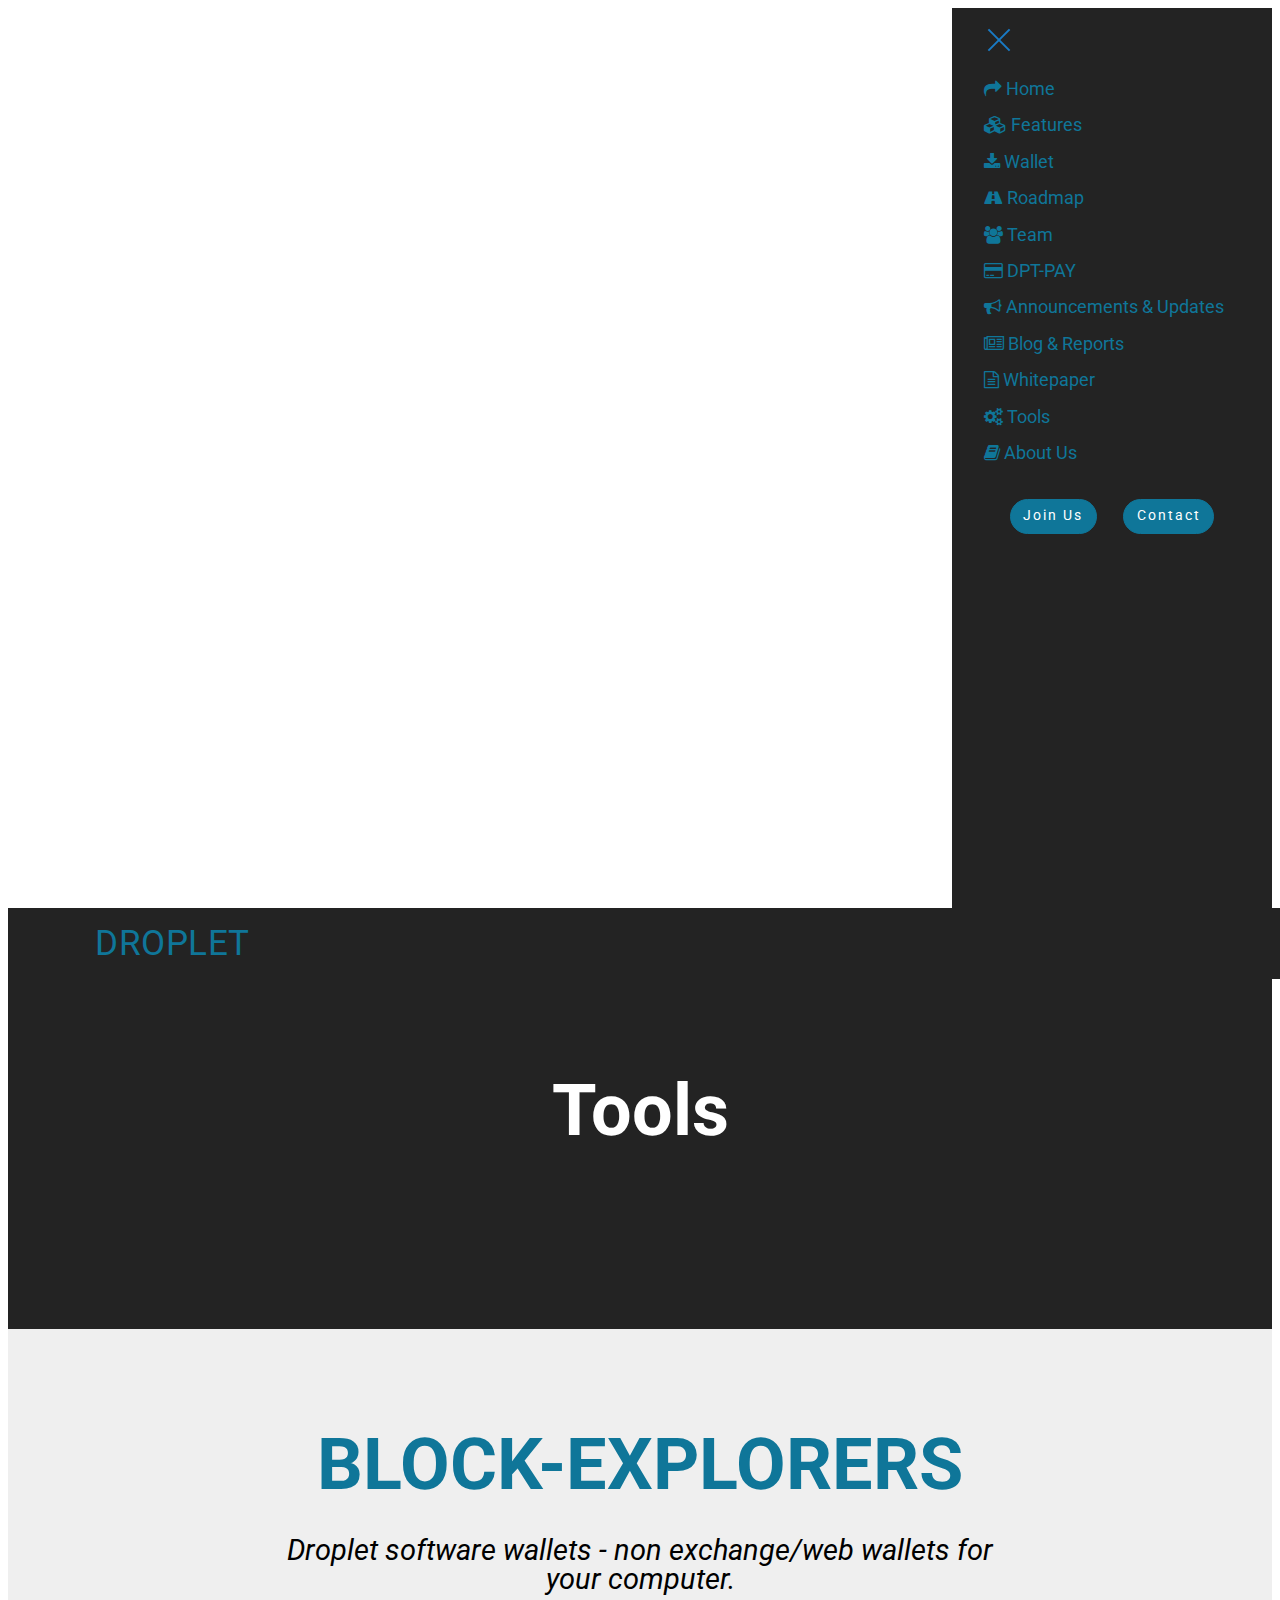
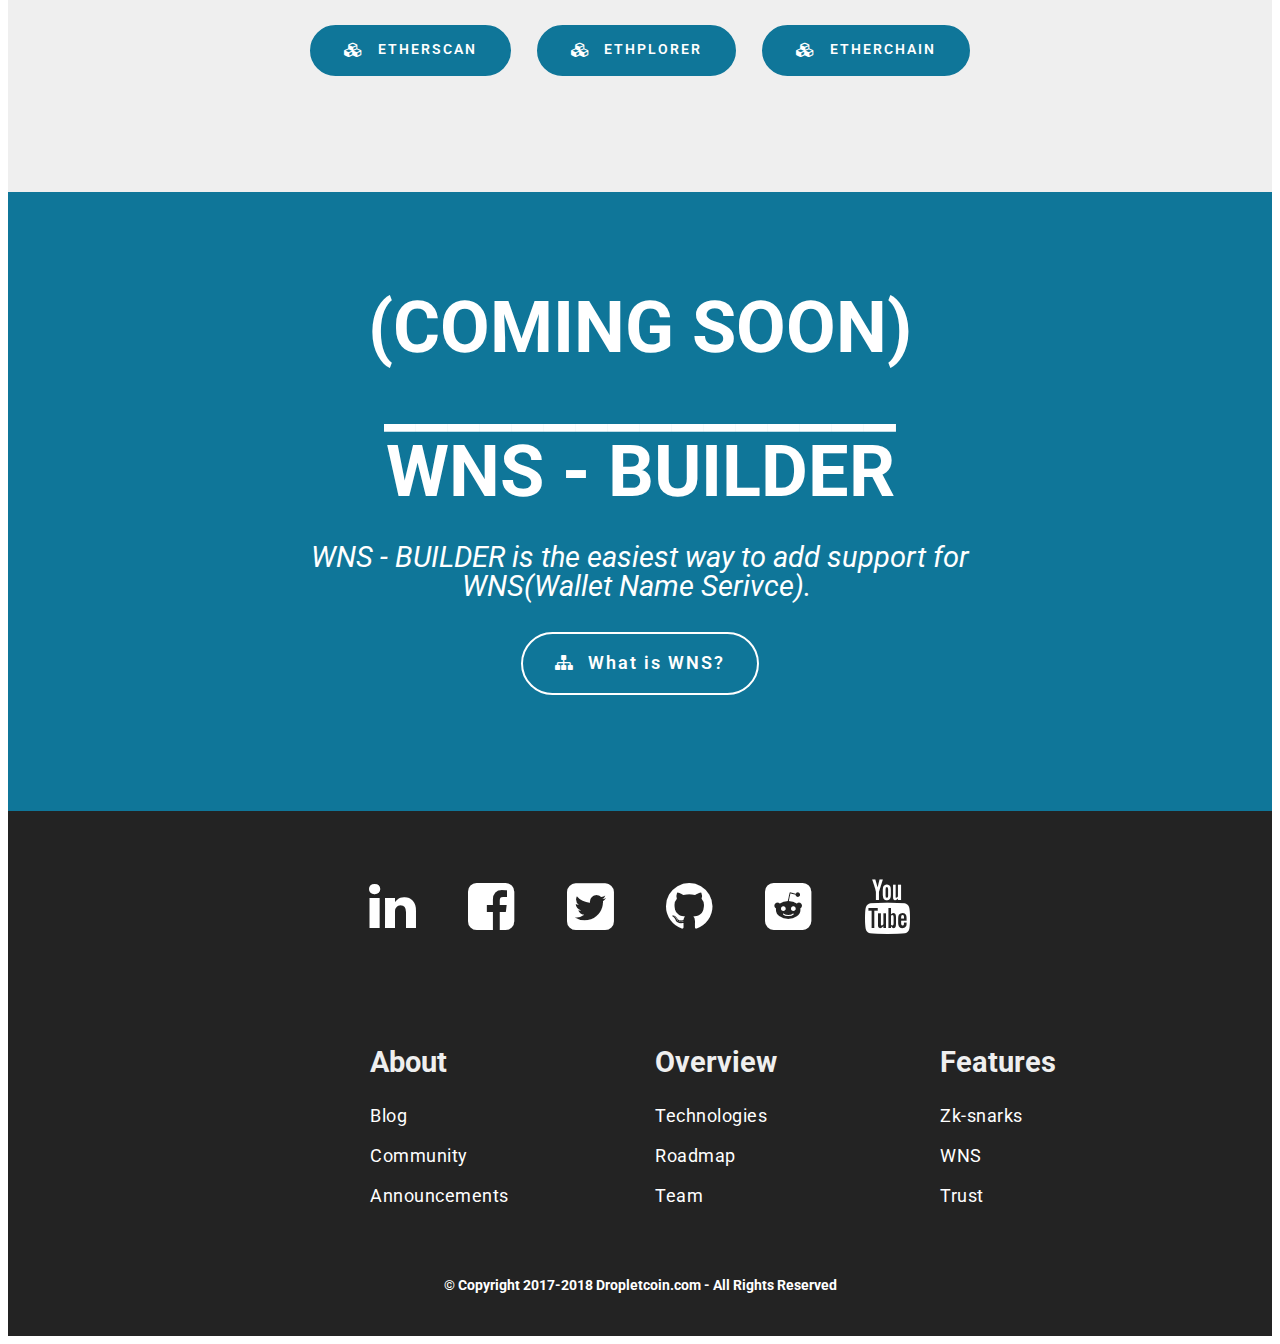
<file: Tools.html>
<!DOCTYPE html>
<html amp>
<head>
    <!-- © Copyright 2017 Dropletcoin.com - All Rights Reserved -->
  <meta charset="UTF-8">
  <meta http-equiv="X-UA-Compatible" content="IE=edge">
  <meta name="generator" content="Mobirise v4.6.5, mobirise.com">
  <meta name="viewport" content="width=device-width, initial-scale=1, minimum-scale=1">
  <link rel="shortcut icon" href="assets/images/droplet-coin-mynt-1-1250x1250.png" type="image/x-icon">
  <meta name="description" content="Tools">
  <title>Tools</title>
  <link rel="stylesheet" href="https://maxcdn.bootstrapcdn.com/font-awesome/4.7.0/css/font-awesome.min.css">
<link rel="canonical" href="Tools.html">
 <style amp-boilerplate>body{-webkit-animation:-amp-start 8s steps(1,end) 0s 1 normal both;-moz-animation:-amp-start 8s steps(1,end) 0s 1 normal both;-ms-animation:-amp-start 8s steps(1,end) 0s 1 normal both;animation:-amp-start 8s steps(1,end) 0s 1 normal both}@-webkit-keyframes -amp-start{from{visibility:hidden}to{visibility:visible}}@-moz-keyframes -amp-start{from{visibility:hidden}to{visibility:visible}}@-ms-keyframes -amp-start{from{visibility:hidden}to{visibility:visible}}@-o-keyframes -amp-start{from{visibility:hidden}to{visibility:visible}}@keyframes -amp-start{from{visibility:hidden}to{visibility:visible}}</style>
<noscript><style amp-boilerplate>body{-webkit-animation:none;-moz-animation:none;-ms-animation:none;animation:none}</style></noscript>
<link href="https://fonts.googleapis.com/css?family=Roboto:100,100i,300,300i,400,400i,500,500i,700,700i,900,900i&subset=cyrillic" rel="stylesheet">
 
 <style amp-custom> 
div,span,h1,h2,h3,h4,h5,h6,p,blockquote,a,ol,ul,li,figcaption{font: inherit;}section{background-color: #eeeeee;}section,.container,.container-fluid{position: relative;word-wrap: break-word;}a.mbr-iconfont:hover{text-decoration: none;}.article .lead p,.article .lead ul,.article .lead ol,.article .lead pre,.article .lead blockquote{margin-bottom: 0;}a{font-style: normal;font-weight: 400;cursor: pointer;}a,a:hover{text-decoration: none;}figure{margin-bottom: 0;}h1,h2,h3,h4,h5,h6,.h1,.h2,.h3,.h4,.h5,.h6,.display-1,.display-2,.display-3,.display-4{line-height: 1;word-break: break-word;word-wrap: break-word;}b,strong{font-weight: bold;}blockquote{padding: 10px 0 10px 20px;position: relative;border-left: 2px solid;border-color: #ff3366;}input:-webkit-autofill,input:-webkit-autofill:hover,input:-webkit-autofill:focus,input:-webkit-autofill:active{transition-delay: 9999s;transition-property: background-color,color;}textarea[type="hidden"]{display: none;}body{position: relative;}section{background-position: 50% 50%;background-repeat: no-repeat;background-size: cover;}section .mbr-background-video,section .mbr-background-video-preview{position: absolute;bottom: 0;left: 0;right: 0;top: 0;}.row{display: -webkit-box;display: -webkit-flex;display: -ms-flexbox;display: flex;-webkit-flex-wrap: wrap;-ms-flex-wrap: wrap;flex-wrap: wrap;margin-right: -15px;margin-left: -15px;}@media (min-width: 576px){.row{margin-right: -15px;margin-left: -15px;}}@media (min-width: 768px){.row{margin-right: -15px;margin-left: -15px;}}@media (min-width: 992px){.row{margin-right: -15px;margin-left: -15px;}}@media (min-width: 1200px){.row{margin-right: -15px;margin-left: -15px;}}.hidden{visibility: hidden;}.mbr-z-index20{z-index: 20;}.mbr-white{color: #ffffff;}.mbr-black{color: #000000;}.mbr-bg-white{background-color: #ffffff;}.mbr-bg-black{background-color: #000000;}.align-left{text-align: left;}.align-center{text-align: center;}.align-right{text-align: right;}@media (max-width: 767px){.align-left,.align-center,.align-right,.mbr-section-btn,.mbr-section-title{text-align: center;}}.mbr-light{font-weight: 300;}.mbr-regular{font-weight: 400;}.mbr-semibold{font-weight: 500;}.mbr-bold{font-weight: 700;}.mbr-figure img,.mbr-figure iframe{display: block;width: 100%;}.card{background-color: transparent;border: none;}.card-img{text-align: center;flex-shrink: 0;}.media{max-width: 100%;margin: 0 auto;}.mbr-figure{-ms-flex-item-align: center;-ms-grid-row-align: center;-webkit-align-self: center;align-self: center;}.media-container > div{max-width: 100%;}.mbr-figure img,.card-img img{width: 100%;}@media (max-width: 991px){.media-size-item{width: auto;}.media{width: auto;}.mbr-figure{width: 100%;}}.mbr-section-btn{margin-left: -.25rem;margin-right: -.25rem;font-size: 0;}nav .mbr-section-btn{margin-left: 0rem;margin-right: 0rem;}.btn .mbr-iconfont,.btn.btn-sm .mbr-iconfont{cursor: pointer;margin-right: 0.5rem;}.btn.btn-md .mbr-iconfont,.btn.btn-md .mbr-iconfont{margin-right: 0.8rem;}[type="submit"]{-webkit-appearance: none;}.mbr-fullscreen .mbr-overlay{min-height: 100vh;}.mbr-fullscreen{display: flex;display: -webkit-flex;display: -moz-flex;display: -ms-flex;display: -o-flex;align-items: center;-webkit-align-items: center;min-height: 100vh;box-sizing: border-box;padding-top: 3rem;padding-bottom: 3rem;}amp-img img{max-height: 100%;max-width: 100%;}img.mbr-temp{width: 100%;}.super-hide{display: none;}.is-builder .nodisplay + img[async],.is-builder .nodisplay + img[decoding="async"],.is-builder amp-img > a + img[async],.is-builder amp-img > a + img[decoding="async"]{display: none;}html:not(.is-builder) amp-img > a{position: absolute;top: 0;bottom: 0;left: 0;right: 0;z-index: 1;}.is-builder .temp-amp-sizer{position: absolute;}.is-builder amp-youtube .temp-amp-sizer,.is-builder amp-vimeo .temp-amp-sizer{position: static;}
*{box-sizing: border-box;}body{font-family: Roboto;font-style: normal;line-height: 1.5;}.mbr-section-title{font-style: normal;line-height: 1.2;}.mbr-section-subtitle{line-height: 1.3;}.mbr-text{font-style: normal;line-height: 1.6;}.display-1{font-family: 'Roboto',sans-serif;font-size: 4.5rem;}.display-2{font-family: 'Roboto',sans-serif;font-size: 2.2rem;}.display-4{font-family: 'Roboto',sans-serif;font-size: 0.9rem;}.display-5{font-family: 'Roboto',sans-serif;font-size: 1.8rem;}.display-7{font-family: 'Roboto',sans-serif;font-size: 1.1rem;}@media (max-width: 768px){.display-1{font-size: 3.6rem;font-size: calc( 2.225rem + (4.5 - 2.225) * ((100vw - 20rem) / (48 - 20)));line-height: calc( 1.4 * (2.225rem + (4.5 - 2.225) * ((100vw - 20rem) / (48 - 20))));}.display-2{font-size: 1.76rem;font-size: calc( 1.42rem + (2.2 - 1.42) * ((100vw - 20rem) / (48 - 20)));line-height: calc( 1.4 * (1.42rem + (2.2 - 1.42) * ((100vw - 20rem) / (48 - 20))));}.display-4{font-size: 0.72rem;font-size: calc( 0.965rem + (0.9 - 0.965) * ((100vw - 20rem) / (48 - 20)));line-height: calc( 1.4 * (0.965rem + (0.9 - 0.965) * ((100vw - 20rem) / (48 - 20))));}.display-5{font-size: 1.44rem;font-size: calc( 1.28rem + (1.8 - 1.28) * ((100vw - 20rem) / (48 - 20)));line-height: calc( 1.4 * (1.28rem + (1.8 - 1.28) * ((100vw - 20rem) / (48 - 20))));}}.btn{font-weight: 400;border-width: 2px;border-style: solid;font-style: normal;letter-spacing: 2px;margin: .4rem .8rem;white-space: normal;transition-property: background-color,color,border-color,box-shadow;transition-duration: .3s,.3s,.3s,2s;transition-timing-function: ease-in-out;padding: 1rem 2rem;border-radius: 0px;display: inline-flex;align-items: center;justify-content: center;word-break: break-word;}.btn-sm{border: 1px solid;font-weight: 400;letter-spacing: 2px;-webkit-transition: all 0.3s ease-in-out;-moz-transition: all 0.3s ease-in-out;transition: all 0.3s ease-in-out;padding: 0.6rem 0.8rem;border-radius: 0px;}.btn-md{font-weight: 600;letter-spacing: 2px;margin: .4rem .8rem;-webkit-transition: all 0.3s ease-in-out;-moz-transition: all 0.3s ease-in-out;transition: all 0.3s ease-in-out;padding: 1rem 2rem;border-radius: 0px;}.bg-primary{background-color: #0f7699;}.bg-success{background-color: #0dcd7b;}.bg-info{background-color: #8282e7;}.bg-warning{background-color: #767676;}.bg-danger{background-color: #a0a0a0;}.btn-primary,.btn-primary:active,.btn-primary.active{background-color: #0f7699;border-color: #0f7699;color: #ffffff;}.btn-primary:hover,.btn-primary:focus,.btn-primary.focus{color: #ffffff;background-color: #084053;border-color: #084053;}.btn-primary.disabled,.btn-primary:disabled{color: #ffffff;background-color: #084053;border-color: #084053;}.btn-secondary,.btn-secondary:active,.btn-secondary.active{background-color: #4addff;border-color: #4addff;color: #003c4a;}.btn-secondary:hover,.btn-secondary:focus,.btn-secondary.focus{color: #003c4a;background-color: #00cdfd;border-color: #00cdfd;}.btn-secondary.disabled,.btn-secondary:disabled{color: #003c4a;background-color: #00cdfd;border-color: #00cdfd;}.btn-info,.btn-info:active,.btn-info.active{background-color: #8282e7;border-color: #8282e7;color: #ffffff;}.btn-info:hover,.btn-info:focus,.btn-info.focus{color: #ffffff;background-color: #4242db;border-color: #4242db;}.btn-info.disabled,.btn-info:disabled{color: #ffffff;background-color: #4242db;border-color: #4242db;}.btn-success,.btn-success:active,.btn-success.active{background-color: #0dcd7b;border-color: #0dcd7b;color: #ffffff;}.btn-success:hover,.btn-success:focus,.btn-success.focus{color: #ffffff;background-color: #088550;border-color: #088550;}.btn-success.disabled,.btn-success:disabled{color: #ffffff;background-color: #088550;border-color: #088550;}.btn-warning,.btn-warning:active,.btn-warning.active{background-color: #767676;border-color: #767676;color: #ffffff;}.btn-warning:hover,.btn-warning:focus,.btn-warning.focus{color: #ffffff;background-color: #505050;border-color: #505050;}.btn-warning.disabled,.btn-warning:disabled{color: #ffffff;background-color: #505050;border-color: #505050;}.btn-danger,.btn-danger:active,.btn-danger.active{background-color: #a0a0a0;border-color: #a0a0a0;color: #ffffff;}.btn-danger:hover,.btn-danger:focus,.btn-danger.focus{color: #ffffff;background-color: #7a7a7a;border-color: #7a7a7a;}.btn-danger.disabled,.btn-danger:disabled{color: #ffffff;background-color: #7a7a7a;border-color: #7a7a7a;}.btn-black,.btn-black:active,.btn-black.active{background-color: #333333;border-color: #333333;color: #ffffff;}.btn-black:hover,.btn-black:focus,.btn-black.focus{color: #ffffff;background-color: #0d0d0d;border-color: #0d0d0d;}.btn-black.disabled,.btn-black:disabled{color: #ffffff;background-color: #0d0d0d;border-color: #0d0d0d;}.btn-white,.btn-white:active,.btn-white.active{background-color: #ffffff;border-color: #ffffff;color: #808080;}.btn-white:hover,.btn-white:focus,.btn-white.focus{color: #808080;background-color: #d9d9d9;border-color: #d9d9d9;}.btn-white.disabled,.btn-white:disabled{color: #808080;background-color: #d9d9d9;border-color: #d9d9d9;}.btn-white,.btn-white:active,.btn-white.active{color: #333333;}.btn-white:hover,.btn-white:focus,.btn-white.focus{color: #333333;}.btn-white.disabled,.btn-white:disabled{color: #333333;}.btn-primary-outline,.btn-primary-outline:active,.btn-primary-outline.active{background: none;border-color: #062e3c;color: #062e3c;}.btn-primary-outline:hover,.btn-primary-outline:focus,.btn-primary-outline.focus{color: #ffffff;background-color: #0f7699;border-color: #0f7699;}.btn-primary-outline.disabled,.btn-primary-outline:disabled{color: #ffffff;background-color: #0f7699;border-color: #0f7699;}.btn-secondary-outline,.btn-secondary-outline:active,.btn-secondary-outline.active{background: none;border-color: #00b8e3;color: #00b8e3;}.btn-secondary-outline:hover,.btn-secondary-outline:focus,.btn-secondary-outline.focus{color: #003c4a;background-color: #4addff;border-color: #4addff;}.btn-secondary-outline.disabled,.btn-secondary-outline:disabled{color: #003c4a;background-color: #4addff;border-color: #4addff;}.btn-info-outline,.btn-info-outline:active,.btn-info-outline.active{background: none;border-color: #2c2cd7;color: #2c2cd7;}.btn-info-outline:hover,.btn-info-outline:focus,.btn-info-outline.focus{color: #ffffff;background-color: #8282e7;border-color: #8282e7;}.btn-info-outline.disabled,.btn-info-outline:disabled{color: #ffffff;background-color: #8282e7;border-color: #8282e7;}.btn-success-outline,.btn-success-outline:active,.btn-success-outline.active{background: none;border-color: #076d41;color: #076d41;}.btn-success-outline:hover,.btn-success-outline:focus,.btn-success-outline.focus{color: #ffffff;background-color: #0dcd7b;border-color: #0dcd7b;}.btn-success-outline.disabled,.btn-success-outline:disabled{color: #ffffff;background-color: #0dcd7b;border-color: #0dcd7b;}.btn-warning-outline,.btn-warning-outline:active,.btn-warning-outline.active{background: none;border-color: #434343;color: #434343;}.btn-warning-outline:hover,.btn-warning-outline:focus,.btn-warning-outline.focus{color: #ffffff;background-color: #767676;border-color: #767676;}.btn-warning-outline.disabled,.btn-warning-outline:disabled{color: #ffffff;background-color: #767676;border-color: #767676;}.btn-danger-outline,.btn-danger-outline:active,.btn-danger-outline.active{background: none;border-color: #6d6d6d;color: #6d6d6d;}.btn-danger-outline:hover,.btn-danger-outline:focus,.btn-danger-outline.focus{color: #ffffff;background-color: #a0a0a0;border-color: #a0a0a0;}.btn-danger-outline.disabled,.btn-danger-outline:disabled{color: #ffffff;background-color: #a0a0a0;border-color: #a0a0a0;}.btn-black-outline,.btn-black-outline:active,.btn-black-outline.active{background: none;border-color: #000000;color: #000000;}.btn-black-outline:hover,.btn-black-outline:focus,.btn-black-outline.focus{color: #ffffff;background-color: #333333;border-color: #333333;}.btn-black-outline.disabled,.btn-black-outline:disabled{color: #ffffff;background-color: #333333;border-color: #333333;}.btn-white-outline,.btn-white-outline:active,.btn-white-outline.active{background: none;border-color: #ffffff;color: #ffffff;}.btn-white-outline:hover,.btn-white-outline:focus,.btn-white-outline.focus{color: #333333;background-color: #ffffff;border-color: #ffffff;}.text-primary{color: #0f7699;}.text-secondary{color: #4addff;}.text-success{color: #0dcd7b;}.text-info{color: #8282e7;}.text-warning{color: #767676;}.text-danger{color: #a0a0a0;}.text-white{color: #ffffff;}.text-black{color: #000000;}a.text-primary:hover,a.text-primary:focus{color: #062e3c;}a.text-secondary:hover,a.text-secondary:focus{color: #00b8e3;}a.text-success:hover,a.text-success:focus{color: #076d41;}a.text-info:hover,a.text-info:focus{color: #2c2cd7;}a.text-warning:hover,a.text-warning:focus{color: #434343;}a.text-danger:hover,a.text-danger:focus{color: #6d6d6d;}a.text-white:hover,a.text-white:focus{color: #b3b3b3;}a.text-black:hover,a.text-black:focus{color: #4d4d4d;}.alert-success{background-color: #0dcd7b;}.alert-info{background-color: #8282e7;}.alert-warning{background-color: #767676;}.alert-danger{background-color: #a0a0a0;}.mbr-section-btn a.btn:not(.btn-form){border-radius: 100px;transition-property: background-color,color,border-color,box-shadow;transition-duration: .3s,.3s,.3s,.8s;transition-timing-function: ease-in-out;}.mbr-section-btn a.btn:not(.btn-form):hover{box-shadow: 0 10px 40px 0 rgba(0,0,0,0.2);}.nav-tabs .nav-link{border-radius: 100px;}.btn-form{border-radius: 0;}.btn-form:hover{cursor: pointer;}a,a:hover{color: #0f7699;}.mbr-plan-header.bg-primary .mbr-plan-subtitle,.mbr-plan-header.bg-primary .mbr-plan-price-desc{color: #3cbfec;}.mbr-plan-header.bg-success .mbr-plan-subtitle,.mbr-plan-header.bg-success .mbr-plan-price-desc{color: #acfad9;}.mbr-plan-header.bg-info .mbr-plan-subtitle,.mbr-plan-header.bg-info .mbr-plan-price-desc{color: #ffffff;}.mbr-plan-header.bg-warning .mbr-plan-subtitle,.mbr-plan-header.bg-warning .mbr-plan-price-desc{color: #b6b6b6;}.mbr-plan-header.bg-danger .mbr-plan-subtitle,.mbr-plan-header.bg-danger .mbr-plan-price-desc{color: #e0e0e0;}blockquote{padding: 10px 0 10px 20px;position: relative;border-color: #0f7699;border-width: 3px;}ul,ol,pre,blockquote{margin-bottom: 0;margin-top: 0;}pre{background: #f4f4f4;padding: 10px 24px;white-space: pre-wrap;}.inactive{-webkit-user-select: none;-moz-user-select: none;-ms-user-select: none;user-select: none;pointer-events: none;-webkit-user-drag: none;user-drag: none;}html,body{height: auto;min-height: 100vh;}.popover-content ul.show{min-height: 155px;}#scrollToTop{display: none;}.mbr-container{max-width: 800px;padding: 0 10px;margin: 0 auto;position: relative;}h1,h2,h3{margin: auto;}h1,h3,p{padding: 10px 0;margin-bottom: 15px;}p,li,blockquote{color: #15181b;letter-spacing: 0.5px;line-height: 1.7;}.container{padding-right: 15px;padding-left: 15px;width: 100%;margin-right: auto;margin-left: auto;}@media (max-width: 767px){.container{max-width: 540px;}}@media (min-width: 768px){.container{max-width: 720px;}}@media (min-width: 992px){.container{max-width: 960px;}}@media (min-width: 1200px){.container{max-width: 1140px;}}.mbr-row{display: -webkit-box;display: -webkit-flex;display: -ms-flexbox;display: flex;-webkit-flex-wrap: wrap;-ms-flex-wrap: wrap;flex-wrap: wrap;margin-right: -15px;margin-left: -15px;}.mbr-justify-content-center{justify-content: center;}@media (max-width: 767px){.mbr-col-sm-12{-ms-flex: 0 0 100%;flex: 0 0 100%;max-width: 100%;padding-right: 15px;padding-left: 15px;}.mbr-row{margin: 0;}}@media (min-width: 768px){.mbr-col-md-3{-ms-flex: 0 0 25%;flex: 0 0 25%;max-width: 25%;padding-right: 15px;padding-left: 15px;}.mbr-col-md-4{-ms-flex: 0 0 33.333333%;flex: 0 0 33.333333%;max-width: 33.333333%;padding-right: 15px;padding-left: 15px;}.mbr-col-md-5{-ms-flex: 0 0 41.666667%;flex: 0 0 41.666667%;max-width: 41.666667%;padding-right: 15px;padding-left: 15px;}.mbr-col-md-6{-ms-flex: 0 0 50%;flex: 0 0 50%;max-width: 50%;padding-right: 15px;padding-left: 15px;}.mbr-col-md-7{-ms-flex: 0 0 58.333333%;flex: 0 0 58.333333%;max-width: 58.333333%;padding-right: 15px;padding-left: 15px;}.mbr-col-md-8{-ms-flex: 0 0 66.666667%;flex: 0 0 66.666667%;max-width: 66.666667%;padding-left: 15px;padding-right: 15px;}.mbr-col-md-10{-ms-flex: 0 0 83.333333%;flex: 0 0 83.333333%;max-width: 83.333333%;padding-left: 15px;padding-right: 15px;}.mbr-col-md-12{-ms-flex: 0 0 100%;flex: 0 0 100%;max-width: 100%;padding-right: 15px;padding-left: 15px;}}@media (min-width: 992px){.mbr-col-lg-2{-ms-flex: 0 0 16.666667%;flex: 0 0 16.666667%;max-width: 16.666667%;padding-right: 15px;padding-left: 15px;}.mbr-col-lg-3{-ms-flex: 0 0 25%;flex: 0 0 25%;max-width: 25%;padding-right: 15px;padding-left: 15px;}.mbr-col-lg-4{-ms-flex: 0 0 33.33%;flex: 0 0 33.33%;max-width: 33.33%;padding-right: 15px;padding-left: 15px;}.mbr-col-lg-5{-ms-flex: 0 0 41.666%;flex: 0 0 41.666%;max-width: 41.666%;padding-right: 15px;padding-left: 15px;}.mbr-col-lg-6{-ms-flex: 0 0 50%;flex: 0 0 50%;max-width: 50%;padding-right: 15px;padding-left: 15px;}.mbr-col-lg-8{-ms-flex: 0 0 66.666667%;flex: 0 0 66.666667%;max-width: 66.666667%;padding-left: 15px;padding-right: 15px;}.mbr-col-lg-10{-ms-flex: 0 0 83.3333%;flex: 0 0 83.3333%;max-width: 83.3333%;padding-right: 15px;padding-left: 15px;}.mbr-col-lg-12{-ms-flex: 0 0 100%;flex: 0 0 100%;max-width: 100%;padding-right: 15px;padding-left: 15px;}}@media (min-width: 1200px){.mbr-col-xl-7{-ms-flex: 0 0 58.333333%;flex: 0 0 58.333333%;max-width: 58.333333%;padding-right: 15px;padding-left: 15px;}.mbr-col-xl-8{-ms-flex: 0 0 66.666667%;flex: 0 0 66.666667%;max-width: 66.666667%;padding-left: 15px;padding-right: 15px;}}section.sidebar-open:before{content: '';position: fixed;top: 0;bottom: 0;right: 0;left: 0;background-color: rgba(0,0,0,0.2);z-index: 1040;}p{margin-top: 0;}.cid-qK9lJMtcBD amp-sidebar{min-width: 260px;z-index: 1050;background-color: #232323;}.cid-qK9lJMtcBD amp-sidebar.open:after{content: '';position: absolute;top: 0;left: 0;bottom: 0;right: 0;background-color: red;}.cid-qK9lJMtcBD .open{transform: translateX(0%);display: block;}.cid-qK9lJMtcBD .builder-sidebar{background-color: #232323;position: relative;height: 100vh;z-index: 1030;padding: 1rem 2rem;max-width: 20rem;}.cid-qK9lJMtcBD .headerbar{display: flex;flex-direction: column;justify-content: center;padding: .5rem 1rem;min-height: 70px;align-items: center;background: #232323;}.cid-qK9lJMtcBD .headerbar.sticky-nav{position: fixed;z-index: 1000;width: 100%;}.cid-qK9lJMtcBD button.sticky-but{position: fixed;}.cid-qK9lJMtcBD .brand{display: flex;align-items: center;align-self: flex-start;padding-right: 30px;}.cid-qK9lJMtcBD .brand p{margin: 0;padding: 0;}.cid-qK9lJMtcBD .brand-name{color: #0f7699;}.cid-qK9lJMtcBD .sidebar{padding: 1rem 0;margin: 0;}.cid-qK9lJMtcBD .sidebar > li{list-style: none;display: flex;flex-direction: column;}.cid-qK9lJMtcBD .sidebar a{display: block;text-decoration: none;margin-bottom: 10px;}.cid-qK9lJMtcBD .close-sidebar{width: 30px;height: 30px;position: relative;cursor: pointer;background-color: transparent;border: none;}.cid-qK9lJMtcBD .close-sidebar:focus{outline: 2px auto #0f7699;}.cid-qK9lJMtcBD .close-sidebar span{position: absolute;left: 0;width: 30px;height: 2px;border-right: 5px;background-color: #197bc6;}.cid-qK9lJMtcBD .close-sidebar span:nth-child(1){transform: rotate(45deg);}.cid-qK9lJMtcBD .close-sidebar span:nth-child(2){transform: rotate(-45deg);}@media (min-width: 992px){.cid-qK9lJMtcBD .brand-name{min-width: 8rem;}.cid-qK9lJMtcBD .builder-sidebar{margin-left: auto;}.cid-qK9lJMtcBD .builder-sidebar .sidebar li{flex-direction: row;flex-wrap: wrap;}.cid-qK9lJMtcBD .builder-sidebar .sidebar li a{padding: .5rem;margin: 0;}.cid-qK9lJMtcBD .builder-overlay{display: none;}}.cid-qK9lJMtcBD .hamburger{position: absolute;top: 25px;right: 20px;margin-left: auto;width: 30px;height: 20px;background: none;border: none;cursor: pointer;z-index: 1000;}@media (min-width: 768px){.cid-qK9lJMtcBD .hamburger{top: calc(0.5rem + 55 * 0.5px - 10px);}}.cid-qK9lJMtcBD .hamburger:focus{outline: none;}.cid-qK9lJMtcBD .hamburger span{position: absolute;right: 0;width: 30px;height: 2px;border-right: 5px;background-color: #197bc6;}.cid-qK9lJMtcBD .hamburger span:nth-child(1){top: 0;transition: all .2s;}.cid-qK9lJMtcBD .hamburger span:nth-child(2){top: 8px;transition: all .15s;}.cid-qK9lJMtcBD .hamburger span:nth-child(3){top: 8px;transition: all .15s;}.cid-qK9lJMtcBD .hamburger span:nth-child(4){top: 16px;transition: all .2s;}.cid-qK9lJMtcBD amp-img{height: 55px;width: 55px;margin-right: 1rem;display: flex;align-items: center;}@media (max-width: 768px){.cid-qK9lJMtcBD amp-img{max-height: 55px;max-width: 55px;}}.cid-qKNyxNOvqi{padding-top: 150px;padding-bottom: 150px;background-color: #232323;}.cid-qKNyxNOvqi .mbr-section-subtitle{margin-bottom: 1rem;}.cid-qKNyxNOvqi .mbr-section-title{color: #ffffff;text-align: center;}.cid-qKNyxNOvqi .mbr-section-subtitle,.cid-qKNyxNOvqi .mbr-section-btn{color: #000000;text-align: left;}.cid-qKNyxNOvqi .mbr-section-subtitle,.cid-qKNyxNOvqi .mbr-section-btn B{color: #ffffff;}.cid-qKNyE7yVfy{padding-top: 90px;padding-bottom: 90px;background-color: #efefef;}.cid-qKNyE7yVfy .mbr-section-btn{margin-bottom: 20px;}.cid-qKNyE7yVfy amp-img{width: 100%;text-align: center;margin: 0 auto;max-width: 0%;}.cid-qKNyE7yVfy H1{color: #0f7699;}.cid-qKNyE7yVfy I{color: #0f7699;}.cid-qKNEPaomOA{padding-top: 90px;padding-bottom: 90px;background-color: #0f7699;}.cid-qKNEPaomOA .mbr-section-btn{margin-bottom: 20px;}.cid-qKNEPaomOA amp-img{width: 100%;text-align: center;margin: 0 auto;max-width: 0%;}.cid-qKNEPaomOA H1{color: #ffffff;}.cid-qKNEPaomOA I{color: #ffffff;}.cid-qKNEPaomOA #potten{color: white;}.cid-qKNyt4vXVd{padding-top: 45px;padding-bottom: 45px;background-color: #232323;}.cid-qKNyt4vXVd h1{margin-bottom: 20px;}.cid-qKNyt4vXVd .wrapper{text-align: center;}.cid-qKNyt4vXVd .amp-iconfont{padding: 1rem;margin: .5rem;background: #232323;color: #ffffff;font-size: 3.4rem;}.cid-qKNyt4vXVd B{color: #ffffff;}.cid-qKNyt4vXVd #iconer:hover{background-color: #0f7699;transition: 1s;border-radius: 500px;}.cid-qKNyt4vXVd #iconer{transition: 1s;}.cid-qK9v3ueOgg{padding-top: 45px;padding-bottom: 45px;background-color: #232323;}.cid-qK9v3ueOgg amp-img{text-align: center;}.cid-qK9v3ueOgg .items-col .item{margin: 0;}.cid-qK9v3ueOgg .item,.cid-qK9v3ueOgg .group-title{color: #efefef;padding-top: 0;}@media (max-width: 767px){.cid-qK9v3ueOgg .items-col{text-align: center;margin: 2rem 0;}}.cid-qK9v3ueOgg .item,.cid-qK9v3ueOgg .items{text-align: left;}.cid-qK9v3ueOgg .group-title{text-align: left;}.cid-qLm87yutho{padding-top: 0px;padding-bottom: 15px;background-color: #232323;}.cid-qLm87yutho .mbr-title{padding-bottom: 1rem;color: #ffffff;}.cid-qLm87yutho .mbr-section-btn{padding-top: 1.5rem;}.cid-qLm87yutho .mbr-section-subtitle{text-align: center;}</style>
 
  <script async  src="https://cdn.ampproject.org/v0.js"></script>
  <script async custom-element="amp-analytics" src="https://cdn.ampproject.org/v0/amp-analytics-0.1.js"></script>
  <script async custom-element="amp-sidebar" src="https://cdn.ampproject.org/v0/amp-sidebar-0.1.js"></script>
  
  
</head>
<body><amp-sidebar id="sidebar" class="cid-qK9lJMtcBD" layout="nodisplay" side="right">
        <div class="builder-sidebar" id="builder-sidebar">
            <button on="tap:sidebar.close" class="close-sidebar">
                <span></span>
                <span></span>
            </button>

            <div class="sidebar mbr-white" data-app-modern-menu="true"><a class="text-primary display-7" href="index.html"><span class="fa fa-mail-forward mbr-iconfont mbr-iconfont-btn"></span>&nbsp;Home</a> <a class="text-primary display-7" href="Features.html"><span class="fa fa-cubes mbr-iconfont mbr-iconfont-btn"></span>&nbsp;Features</a> <a class="text-primary display-7" href="Wallet.html"><span class="fa fa-download mbr-iconfont mbr-iconfont-btn"></span>&nbsp;Wallet</a> <a class="text-primary display-7" href="Roadmap.html"><span class="fa fa-road mbr-iconfont mbr-iconfont-btn"></span>&nbsp;Roadmap</a> <a class="text-primary display-7" href="Team.html"><span class="fa fa-group mbr-iconfont mbr-iconfont-btn"></span>&nbsp;Team</a> <a class="text-primary display-7" href="Pay.html"><span class="fa fa-credit-card mbr-iconfont mbr-iconfont-btn"></span>&nbsp;DPT-PAY</a>           
                   <a class="text-primary display-7" href="Announcements_&amp;_Updates.html"><span class="fa fa-bullhorn mbr-iconfont mbr-iconfont-btn"></span>&nbsp;Announcements &amp; Updates</a>   <a class="text-primary display-7" href="Blog_&amp;_Reports.html"><span class="fa fa-newspaper-o mbr-iconfont mbr-iconfont-btn"></span>&nbsp;Blog &amp; Reports</a>  <a class="text-primary display-7" href="Whitepaper.html"><span class="fa fa-file-text-o mbr-iconfont mbr-iconfont-btn"></span>&nbsp;Whitepaper</a> <a class="text-primary display-7" href="Tools.html"><span class="fa fa-gears mbr-iconfont mbr-iconfont-btn"></span>&nbsp;Tools</a> <a class="text-primary display-7" href="https://wikipedia.com/wiki/Droplet_Coin"><span class="fa fa-book mbr-iconfont mbr-iconfont-btn"></span>&nbsp;About Us</a></div>
            
            <div class="navbar-buttons mbr-section-btn align-center"><a class="btn btn-sm btn-primary display-4" href="Contribution_Request.html">Join Us</a> <a class="btn btn-sm btn-primary display-4" href="Contact.html">Contact</a></div>
        </div>
    </amp-sidebar>
  <section class="menu cid-qK9lJMtcBD" id="menu1-4z">
    
    <nav class="headerbar sticky-nav">
      <div class="brand">
          <span class="brand-logo">
              <amp-img src="assets/images/droplet-coin-mynt-1-1250x1250.png" layout="responsive" width="55" height="55" alt="Mobirise">
                  <a href="index.html"></a>
              </amp-img>
          </span>
          <p class="brand-name mbr-fonts-style display-2"><strong><a href="index.html">DROPLET</a></strong></p>
      </div>
    </nav>
    
    <button on="tap:sidebar.toggle" class="ampstart-btn hamburger sticky-but">
        <span></span>
        <span></span>
        <span></span>
        <span></span>
    </button>
</section>

<section class="header4 cid-qKNyxNOvqi" id="header4-52">

    

    <div class="container">
        <h1 class="mbr-fonts-style mbr-section-title align-left mbr-black mbr-bold display-1">Tools</h1>
        
        
    </div>
</section>

<section class="header2 cid-qKNyE7yVfy" id="header2-53">

    

    <div class="container">
        <div class="mbr-row mbr-justify-content-center">
            <div class="mbr-col-lg-8">
                <h1 class="mbr-fonts-style align-center mbr-bold display-1">BLOCK-EXPLORERS</h1>
                <h3 class="mbr-fonts-style align-center display-5"><em>
                    Droplet software wallets - non exchange/web wallets for your computer.</em></h3>
                <div class="mbr-text align-center">
                    
                </div>
                <div class="mbr-section-btn align-center"><a class="btn btn-md btn-primary display-4" href="https://etherscan.io/token/0xf64712bf0c6ab3fc62bf9f20e077a6682c30da17" target="_blank"><span class="fa fa-cubes mbr-iconfont mbr-iconfont-btn"></span>ETHERSCAN</a> <a class="btn btn-md btn-primary display-4" href="https://ethplorer.io/address/0xf64712bf0c6ab3fc62bf9f20e077a6682c30da17" target="_blank"><span class="fa fa-cubes mbr-iconfont mbr-iconfont-btn"></span>ETHPLORER</a> <a class="btn btn-md btn-primary display-4" href="https://www.etherchain.org/account/f64712bF0C6AB3fC62Bf9f20e077a6682c30DA17" target="_blank"><span class="fa fa-cubes mbr-iconfont mbr-iconfont-btn"></span>ETHERCHAIN</a></div>
                <amp-img src="assets/images/010.jpg" alt="Mobirise" width="730.5" height="487" layout="responsive">
                    
                </amp-img>
            </div>
        </div>
    </div>

</section>

<section class="header2 cid-qKNEPaomOA" id="header2-55">

    

    <div class="container">
        <div class="mbr-row mbr-justify-content-center">
            <div class="mbr-col-lg-8">
                <h1 class="mbr-fonts-style align-center mbr-bold display-1">(COMING SOON)<br>________________<br>WNS - BUILDER</h1>
                <h3 class="mbr-fonts-style align-center display-5"><i class="potten">
                    WNS - BUILDER is the easiest way to add support for WNS(Wallet Name Serivce).&nbsp;</i></h3>
                <div class="mbr-text align-center">
                    
                </div>
                <div class="mbr-section-btn align-center"><a class="btn btn-md btn-white-outline display-7" href="WNS.html" target="_blank"><span class="fa fa-sitemap mbr-iconfont mbr-iconfont-btn"></span>What is WNS?</a></div>
                <amp-img src="assets/images/010.jpg" alt="Mobirise" width="730.5" height="487" layout="responsive">
                    
                </amp-img>
            </div>
        </div>
    </div>

</section>

<section class="social-follow cid-qKNyt4vXVd" id="social-follow-51">

    

    <div class="wrapper">
        
        <div class="icons-list">
            
            
            
            
            
            
            
        <a href="https://www.linkedin.com/company/dropletcoin/" target="_blank">
                <span id="iconer" class="amp-iconfont fa-linkedin fa"></span>
            </a><a href="https://www.facebook.com/Dropletcoin.official/" target="_blank">
                <span id="iconer" class="amp-iconfont fa-facebook-square fa"></span>
            </a><a href="https://twitter.com/DropletCoin" target="_blank">
                <span id="iconer" class="amp-iconfont fa-twitter-square fa"></span>
            </a><a href="https://github.com/DropletCoin" target="_blank">
                <span id="iconer" class="amp-iconfont fa-github fa"></span>
            </a><a href="https://www.reddit.com/r/Droplet_coin/" target="_blank">
                <span id="iconer" class="amp-iconfont fa-reddit-square fa"></span>
            </a><a href="https://www.youtube.com/channel/UChOF3y11_clZDhjWu_Jibyw" target="_blank">
                <span id="iconer" class="amp-iconfont fa-youtube fa"></span>
            </a></div>
    </div>
</section>

<section class="footer3 cid-qK9v3ueOgg" id="footer3-50">

    

    <div class="container">
        <div class="mbr-row mbr-justify-content-center">
            <div id="bildedpt" class="image-block mbr-col-sm-12 mbr-col-md-3">
                <amp-img src="assets/images/droplet-seddelen-hvit-bg-2957x1340.png" layout="responsive" width="255.97910447761194" height="116" alt="Mobirise">
                    
                </amp-img>
            </div>

            <div class="items-col mbr-col-sm-12 align-right mbr-col-md-3">
                <h3 class="mbr-fonts-style group-title mbr-bold display-5">About</h3>
                <div class="items">
                    
                    
                    
                <p class="item mbr-fonts-style display-7"><a href="Blog_&amp;_Reports.html" class="text-white">Blog</a></p><p class="item mbr-fonts-style display-7"><a href="https://www.reddit.com/r/Droplet_coin/" target="_blank" class="text-white">Community</a></p><p class="item mbr-fonts-style display-7">
                        <a href="Announcements_&amp;_Updates.html" class="text-white">Announcements</a></p></div>
            </div>

            <div class="items-col mbr-col-sm-12 align-right mbr-col-md-3">
                <h3 class="mbr-fonts-style group-title mbr-bold display-5">
                    Overview</h3>
                <div class="items">
                    
                    
                    
                <p class="item mbr-fonts-style display-7">
                        <a href="Features.html" class="text-white">Technologies</a></p><p class="item mbr-fonts-style display-7">
                        <a href="Roadmap.html" class="text-white">Roadmap</a></p><p class="item mbr-fonts-style display-7">
                        <a href="Team.html" class="text-white">Team</a></p></div>
            </div>

            <div id="featuresid" class="items-col mbr-col-sm-12 align-right mbr-col-md-3">
                <h3 class="mbr-fonts-style group-title mbr-bold display-5">
                    Features</h3>
                <div class="items">
                    
                    
                    
                <p class="item mbr-fonts-style display-7">
                        <a href="zk-snarks.html" class="text-white">Zk-snarks</a></p><p class="item mbr-fonts-style display-7">
                        <a href="WNS.html" class="text-white">WNS</a></p><p class="item mbr-fonts-style display-7">
                        <a href="Trust.html" class="text-white">Trust</a></p></div>
            </div>

        </div>
    </div>
</section>

<section class="mbr-section content19 cid-qLm87yutho" id="content19-6n">

    

    <div class="mbr-container">
        
        <h3 class="mbr-section-subtitle align-center mbr-light mbr-fonts-style mbr-white display-4"><strong>© Copyright 2017-2018 Dropletcoin.com - All Rights Reserved</strong></h3>
        
    </div>
</section>


  
  
</body>
</html>
</file>
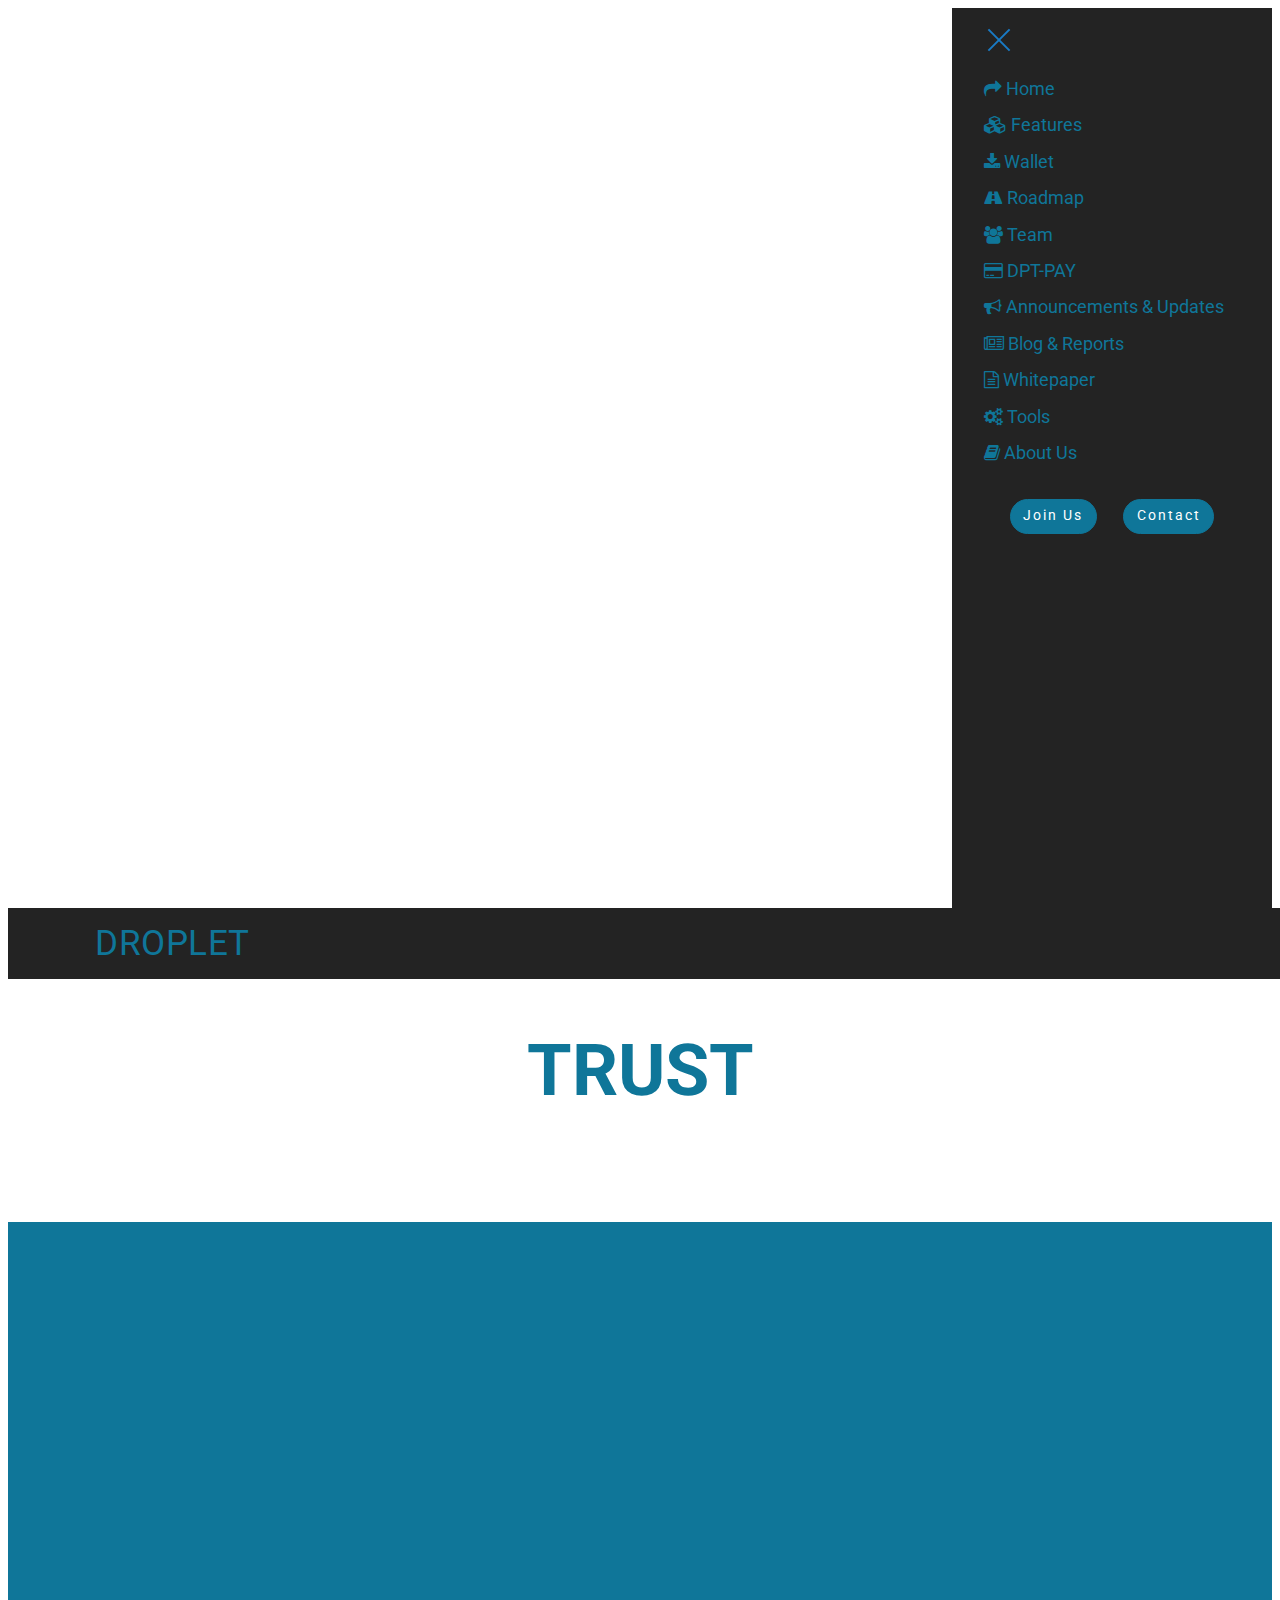
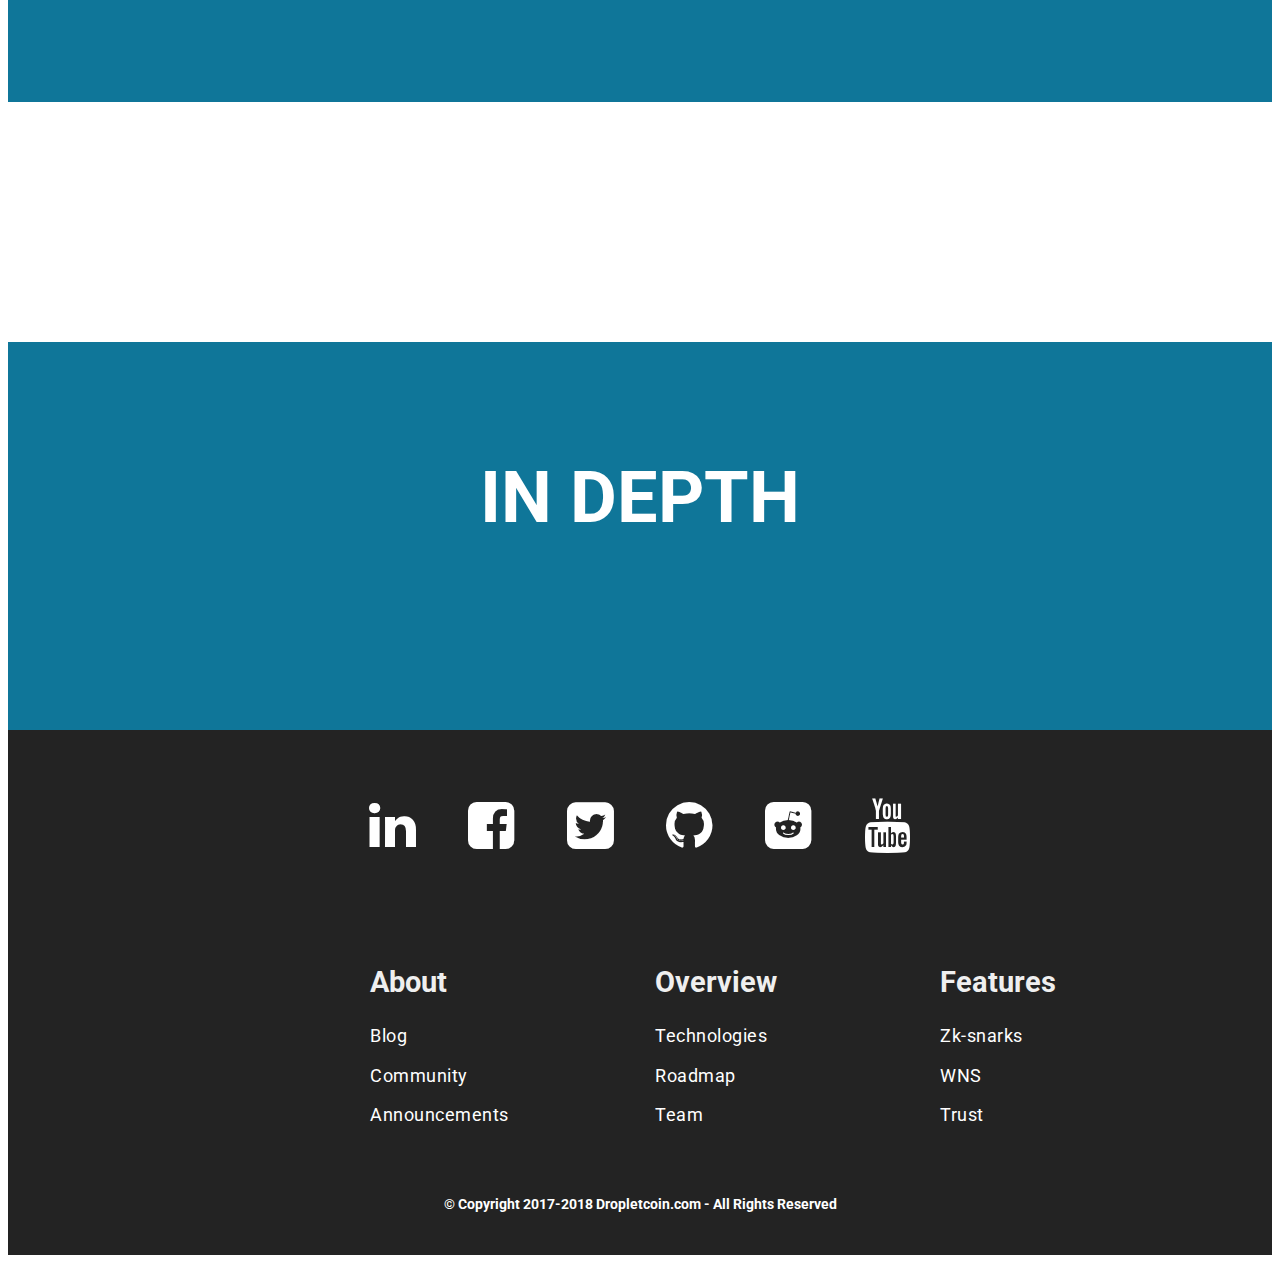
<file: Trust.html>
<!DOCTYPE html>
<html amp>
<head>
    <!-- © Copyright 2017 Dropletcoin.com - All Rights Reserved -->
  <meta charset="UTF-8">
  <meta http-equiv="X-UA-Compatible" content="IE=edge">
  <meta name="generator" content="Mobirise v4.6.5, mobirise.com">
  <meta name="viewport" content="width=device-width, initial-scale=1, minimum-scale=1">
  <link rel="shortcut icon" href="assets/images/droplet-coin-mynt-1-1250x1250.png" type="image/x-icon">
  <meta name="description" content="Trust">
  <title>Trust</title>
  <link rel="stylesheet" href="https://maxcdn.bootstrapcdn.com/font-awesome/4.7.0/css/font-awesome.min.css">
<link rel="canonical" href="Trust.html">
 <style amp-boilerplate>body{-webkit-animation:-amp-start 8s steps(1,end) 0s 1 normal both;-moz-animation:-amp-start 8s steps(1,end) 0s 1 normal both;-ms-animation:-amp-start 8s steps(1,end) 0s 1 normal both;animation:-amp-start 8s steps(1,end) 0s 1 normal both}@-webkit-keyframes -amp-start{from{visibility:hidden}to{visibility:visible}}@-moz-keyframes -amp-start{from{visibility:hidden}to{visibility:visible}}@-ms-keyframes -amp-start{from{visibility:hidden}to{visibility:visible}}@-o-keyframes -amp-start{from{visibility:hidden}to{visibility:visible}}@keyframes -amp-start{from{visibility:hidden}to{visibility:visible}}</style>
<noscript><style amp-boilerplate>body{-webkit-animation:none;-moz-animation:none;-ms-animation:none;animation:none}</style></noscript>
<link href="https://fonts.googleapis.com/css?family=Roboto:100,100i,300,300i,400,400i,500,500i,700,700i,900,900i&subset=cyrillic" rel="stylesheet">
 
 <style amp-custom> 
div,span,h1,h2,h3,h4,h5,h6,p,blockquote,a,ol,ul,li,figcaption{font: inherit;}section{background-color: #eeeeee;}section,.container,.container-fluid{position: relative;word-wrap: break-word;}a.mbr-iconfont:hover{text-decoration: none;}.article .lead p,.article .lead ul,.article .lead ol,.article .lead pre,.article .lead blockquote{margin-bottom: 0;}a{font-style: normal;font-weight: 400;cursor: pointer;}a,a:hover{text-decoration: none;}figure{margin-bottom: 0;}h1,h2,h3,h4,h5,h6,.h1,.h2,.h3,.h4,.h5,.h6,.display-1,.display-2,.display-3,.display-4{line-height: 1;word-break: break-word;word-wrap: break-word;}b,strong{font-weight: bold;}blockquote{padding: 10px 0 10px 20px;position: relative;border-left: 2px solid;border-color: #ff3366;}input:-webkit-autofill,input:-webkit-autofill:hover,input:-webkit-autofill:focus,input:-webkit-autofill:active{transition-delay: 9999s;transition-property: background-color,color;}textarea[type="hidden"]{display: none;}body{position: relative;}section{background-position: 50% 50%;background-repeat: no-repeat;background-size: cover;}section .mbr-background-video,section .mbr-background-video-preview{position: absolute;bottom: 0;left: 0;right: 0;top: 0;}.row{display: -webkit-box;display: -webkit-flex;display: -ms-flexbox;display: flex;-webkit-flex-wrap: wrap;-ms-flex-wrap: wrap;flex-wrap: wrap;margin-right: -15px;margin-left: -15px;}@media (min-width: 576px){.row{margin-right: -15px;margin-left: -15px;}}@media (min-width: 768px){.row{margin-right: -15px;margin-left: -15px;}}@media (min-width: 992px){.row{margin-right: -15px;margin-left: -15px;}}@media (min-width: 1200px){.row{margin-right: -15px;margin-left: -15px;}}.hidden{visibility: hidden;}.mbr-z-index20{z-index: 20;}.mbr-white{color: #ffffff;}.mbr-black{color: #000000;}.mbr-bg-white{background-color: #ffffff;}.mbr-bg-black{background-color: #000000;}.align-left{text-align: left;}.align-center{text-align: center;}.align-right{text-align: right;}@media (max-width: 767px){.align-left,.align-center,.align-right,.mbr-section-btn,.mbr-section-title{text-align: center;}}.mbr-light{font-weight: 300;}.mbr-regular{font-weight: 400;}.mbr-semibold{font-weight: 500;}.mbr-bold{font-weight: 700;}.mbr-figure img,.mbr-figure iframe{display: block;width: 100%;}.card{background-color: transparent;border: none;}.card-img{text-align: center;flex-shrink: 0;}.media{max-width: 100%;margin: 0 auto;}.mbr-figure{-ms-flex-item-align: center;-ms-grid-row-align: center;-webkit-align-self: center;align-self: center;}.media-container > div{max-width: 100%;}.mbr-figure img,.card-img img{width: 100%;}@media (max-width: 991px){.media-size-item{width: auto;}.media{width: auto;}.mbr-figure{width: 100%;}}.mbr-section-btn{margin-left: -.25rem;margin-right: -.25rem;font-size: 0;}nav .mbr-section-btn{margin-left: 0rem;margin-right: 0rem;}.btn .mbr-iconfont,.btn.btn-sm .mbr-iconfont{cursor: pointer;margin-right: 0.5rem;}.btn.btn-md .mbr-iconfont,.btn.btn-md .mbr-iconfont{margin-right: 0.8rem;}[type="submit"]{-webkit-appearance: none;}.mbr-fullscreen .mbr-overlay{min-height: 100vh;}.mbr-fullscreen{display: flex;display: -webkit-flex;display: -moz-flex;display: -ms-flex;display: -o-flex;align-items: center;-webkit-align-items: center;min-height: 100vh;box-sizing: border-box;padding-top: 3rem;padding-bottom: 3rem;}amp-img img{max-height: 100%;max-width: 100%;}img.mbr-temp{width: 100%;}.super-hide{display: none;}.is-builder .nodisplay + img[async],.is-builder .nodisplay + img[decoding="async"],.is-builder amp-img > a + img[async],.is-builder amp-img > a + img[decoding="async"]{display: none;}html:not(.is-builder) amp-img > a{position: absolute;top: 0;bottom: 0;left: 0;right: 0;z-index: 1;}.is-builder .temp-amp-sizer{position: absolute;}.is-builder amp-youtube .temp-amp-sizer,.is-builder amp-vimeo .temp-amp-sizer{position: static;}
*{box-sizing: border-box;}body{font-family: Roboto;font-style: normal;line-height: 1.5;}.mbr-section-title{font-style: normal;line-height: 1.2;}.mbr-section-subtitle{line-height: 1.3;}.mbr-text{font-style: normal;line-height: 1.6;}.display-1{font-family: 'Roboto',sans-serif;font-size: 4.5rem;}.display-2{font-family: 'Roboto',sans-serif;font-size: 2.2rem;}.display-4{font-family: 'Roboto',sans-serif;font-size: 0.9rem;}.display-5{font-family: 'Roboto',sans-serif;font-size: 1.8rem;}.display-7{font-family: 'Roboto',sans-serif;font-size: 1.1rem;}@media (max-width: 768px){.display-1{font-size: 3.6rem;font-size: calc( 2.225rem + (4.5 - 2.225) * ((100vw - 20rem) / (48 - 20)));line-height: calc( 1.4 * (2.225rem + (4.5 - 2.225) * ((100vw - 20rem) / (48 - 20))));}.display-2{font-size: 1.76rem;font-size: calc( 1.42rem + (2.2 - 1.42) * ((100vw - 20rem) / (48 - 20)));line-height: calc( 1.4 * (1.42rem + (2.2 - 1.42) * ((100vw - 20rem) / (48 - 20))));}.display-4{font-size: 0.72rem;font-size: calc( 0.965rem + (0.9 - 0.965) * ((100vw - 20rem) / (48 - 20)));line-height: calc( 1.4 * (0.965rem + (0.9 - 0.965) * ((100vw - 20rem) / (48 - 20))));}.display-5{font-size: 1.44rem;font-size: calc( 1.28rem + (1.8 - 1.28) * ((100vw - 20rem) / (48 - 20)));line-height: calc( 1.4 * (1.28rem + (1.8 - 1.28) * ((100vw - 20rem) / (48 - 20))));}}.btn{font-weight: 400;border-width: 2px;border-style: solid;font-style: normal;letter-spacing: 2px;margin: .4rem .8rem;white-space: normal;transition-property: background-color,color,border-color,box-shadow;transition-duration: .3s,.3s,.3s,2s;transition-timing-function: ease-in-out;padding: 1rem 2rem;border-radius: 0px;display: inline-flex;align-items: center;justify-content: center;word-break: break-word;}.btn-sm{border: 1px solid;font-weight: 400;letter-spacing: 2px;-webkit-transition: all 0.3s ease-in-out;-moz-transition: all 0.3s ease-in-out;transition: all 0.3s ease-in-out;padding: 0.6rem 0.8rem;border-radius: 0px;}.btn-md{font-weight: 600;letter-spacing: 2px;margin: .4rem .8rem;-webkit-transition: all 0.3s ease-in-out;-moz-transition: all 0.3s ease-in-out;transition: all 0.3s ease-in-out;padding: 1rem 2rem;border-radius: 0px;}.bg-primary{background-color: #0f7699;}.bg-success{background-color: #0dcd7b;}.bg-info{background-color: #8282e7;}.bg-warning{background-color: #767676;}.bg-danger{background-color: #a0a0a0;}.btn-primary,.btn-primary:active,.btn-primary.active{background-color: #0f7699;border-color: #0f7699;color: #ffffff;}.btn-primary:hover,.btn-primary:focus,.btn-primary.focus{color: #ffffff;background-color: #084053;border-color: #084053;}.btn-primary.disabled,.btn-primary:disabled{color: #ffffff;background-color: #084053;border-color: #084053;}.btn-secondary,.btn-secondary:active,.btn-secondary.active{background-color: #4addff;border-color: #4addff;color: #003c4a;}.btn-secondary:hover,.btn-secondary:focus,.btn-secondary.focus{color: #003c4a;background-color: #00cdfd;border-color: #00cdfd;}.btn-secondary.disabled,.btn-secondary:disabled{color: #003c4a;background-color: #00cdfd;border-color: #00cdfd;}.btn-info,.btn-info:active,.btn-info.active{background-color: #8282e7;border-color: #8282e7;color: #ffffff;}.btn-info:hover,.btn-info:focus,.btn-info.focus{color: #ffffff;background-color: #4242db;border-color: #4242db;}.btn-info.disabled,.btn-info:disabled{color: #ffffff;background-color: #4242db;border-color: #4242db;}.btn-success,.btn-success:active,.btn-success.active{background-color: #0dcd7b;border-color: #0dcd7b;color: #ffffff;}.btn-success:hover,.btn-success:focus,.btn-success.focus{color: #ffffff;background-color: #088550;border-color: #088550;}.btn-success.disabled,.btn-success:disabled{color: #ffffff;background-color: #088550;border-color: #088550;}.btn-warning,.btn-warning:active,.btn-warning.active{background-color: #767676;border-color: #767676;color: #ffffff;}.btn-warning:hover,.btn-warning:focus,.btn-warning.focus{color: #ffffff;background-color: #505050;border-color: #505050;}.btn-warning.disabled,.btn-warning:disabled{color: #ffffff;background-color: #505050;border-color: #505050;}.btn-danger,.btn-danger:active,.btn-danger.active{background-color: #a0a0a0;border-color: #a0a0a0;color: #ffffff;}.btn-danger:hover,.btn-danger:focus,.btn-danger.focus{color: #ffffff;background-color: #7a7a7a;border-color: #7a7a7a;}.btn-danger.disabled,.btn-danger:disabled{color: #ffffff;background-color: #7a7a7a;border-color: #7a7a7a;}.btn-black,.btn-black:active,.btn-black.active{background-color: #333333;border-color: #333333;color: #ffffff;}.btn-black:hover,.btn-black:focus,.btn-black.focus{color: #ffffff;background-color: #0d0d0d;border-color: #0d0d0d;}.btn-black.disabled,.btn-black:disabled{color: #ffffff;background-color: #0d0d0d;border-color: #0d0d0d;}.btn-white,.btn-white:active,.btn-white.active{background-color: #ffffff;border-color: #ffffff;color: #808080;}.btn-white:hover,.btn-white:focus,.btn-white.focus{color: #808080;background-color: #d9d9d9;border-color: #d9d9d9;}.btn-white.disabled,.btn-white:disabled{color: #808080;background-color: #d9d9d9;border-color: #d9d9d9;}.btn-white,.btn-white:active,.btn-white.active{color: #333333;}.btn-white:hover,.btn-white:focus,.btn-white.focus{color: #333333;}.btn-white.disabled,.btn-white:disabled{color: #333333;}.btn-primary-outline,.btn-primary-outline:active,.btn-primary-outline.active{background: none;border-color: #062e3c;color: #062e3c;}.btn-primary-outline:hover,.btn-primary-outline:focus,.btn-primary-outline.focus{color: #ffffff;background-color: #0f7699;border-color: #0f7699;}.btn-primary-outline.disabled,.btn-primary-outline:disabled{color: #ffffff;background-color: #0f7699;border-color: #0f7699;}.btn-secondary-outline,.btn-secondary-outline:active,.btn-secondary-outline.active{background: none;border-color: #00b8e3;color: #00b8e3;}.btn-secondary-outline:hover,.btn-secondary-outline:focus,.btn-secondary-outline.focus{color: #003c4a;background-color: #4addff;border-color: #4addff;}.btn-secondary-outline.disabled,.btn-secondary-outline:disabled{color: #003c4a;background-color: #4addff;border-color: #4addff;}.btn-info-outline,.btn-info-outline:active,.btn-info-outline.active{background: none;border-color: #2c2cd7;color: #2c2cd7;}.btn-info-outline:hover,.btn-info-outline:focus,.btn-info-outline.focus{color: #ffffff;background-color: #8282e7;border-color: #8282e7;}.btn-info-outline.disabled,.btn-info-outline:disabled{color: #ffffff;background-color: #8282e7;border-color: #8282e7;}.btn-success-outline,.btn-success-outline:active,.btn-success-outline.active{background: none;border-color: #076d41;color: #076d41;}.btn-success-outline:hover,.btn-success-outline:focus,.btn-success-outline.focus{color: #ffffff;background-color: #0dcd7b;border-color: #0dcd7b;}.btn-success-outline.disabled,.btn-success-outline:disabled{color: #ffffff;background-color: #0dcd7b;border-color: #0dcd7b;}.btn-warning-outline,.btn-warning-outline:active,.btn-warning-outline.active{background: none;border-color: #434343;color: #434343;}.btn-warning-outline:hover,.btn-warning-outline:focus,.btn-warning-outline.focus{color: #ffffff;background-color: #767676;border-color: #767676;}.btn-warning-outline.disabled,.btn-warning-outline:disabled{color: #ffffff;background-color: #767676;border-color: #767676;}.btn-danger-outline,.btn-danger-outline:active,.btn-danger-outline.active{background: none;border-color: #6d6d6d;color: #6d6d6d;}.btn-danger-outline:hover,.btn-danger-outline:focus,.btn-danger-outline.focus{color: #ffffff;background-color: #a0a0a0;border-color: #a0a0a0;}.btn-danger-outline.disabled,.btn-danger-outline:disabled{color: #ffffff;background-color: #a0a0a0;border-color: #a0a0a0;}.btn-black-outline,.btn-black-outline:active,.btn-black-outline.active{background: none;border-color: #000000;color: #000000;}.btn-black-outline:hover,.btn-black-outline:focus,.btn-black-outline.focus{color: #ffffff;background-color: #333333;border-color: #333333;}.btn-black-outline.disabled,.btn-black-outline:disabled{color: #ffffff;background-color: #333333;border-color: #333333;}.btn-white-outline,.btn-white-outline:active,.btn-white-outline.active{background: none;border-color: #ffffff;color: #ffffff;}.btn-white-outline:hover,.btn-white-outline:focus,.btn-white-outline.focus{color: #333333;background-color: #ffffff;border-color: #ffffff;}.text-primary{color: #0f7699;}.text-secondary{color: #4addff;}.text-success{color: #0dcd7b;}.text-info{color: #8282e7;}.text-warning{color: #767676;}.text-danger{color: #a0a0a0;}.text-white{color: #ffffff;}.text-black{color: #000000;}a.text-primary:hover,a.text-primary:focus{color: #062e3c;}a.text-secondary:hover,a.text-secondary:focus{color: #00b8e3;}a.text-success:hover,a.text-success:focus{color: #076d41;}a.text-info:hover,a.text-info:focus{color: #2c2cd7;}a.text-warning:hover,a.text-warning:focus{color: #434343;}a.text-danger:hover,a.text-danger:focus{color: #6d6d6d;}a.text-white:hover,a.text-white:focus{color: #b3b3b3;}a.text-black:hover,a.text-black:focus{color: #4d4d4d;}.alert-success{background-color: #0dcd7b;}.alert-info{background-color: #8282e7;}.alert-warning{background-color: #767676;}.alert-danger{background-color: #a0a0a0;}.mbr-section-btn a.btn:not(.btn-form){border-radius: 100px;transition-property: background-color,color,border-color,box-shadow;transition-duration: .3s,.3s,.3s,.8s;transition-timing-function: ease-in-out;}.mbr-section-btn a.btn:not(.btn-form):hover{box-shadow: 0 10px 40px 0 rgba(0,0,0,0.2);}.nav-tabs .nav-link{border-radius: 100px;}.btn-form{border-radius: 0;}.btn-form:hover{cursor: pointer;}a,a:hover{color: #0f7699;}.mbr-plan-header.bg-primary .mbr-plan-subtitle,.mbr-plan-header.bg-primary .mbr-plan-price-desc{color: #3cbfec;}.mbr-plan-header.bg-success .mbr-plan-subtitle,.mbr-plan-header.bg-success .mbr-plan-price-desc{color: #acfad9;}.mbr-plan-header.bg-info .mbr-plan-subtitle,.mbr-plan-header.bg-info .mbr-plan-price-desc{color: #ffffff;}.mbr-plan-header.bg-warning .mbr-plan-subtitle,.mbr-plan-header.bg-warning .mbr-plan-price-desc{color: #b6b6b6;}.mbr-plan-header.bg-danger .mbr-plan-subtitle,.mbr-plan-header.bg-danger .mbr-plan-price-desc{color: #e0e0e0;}blockquote{padding: 10px 0 10px 20px;position: relative;border-color: #0f7699;border-width: 3px;}ul,ol,pre,blockquote{margin-bottom: 0;margin-top: 0;}pre{background: #f4f4f4;padding: 10px 24px;white-space: pre-wrap;}.inactive{-webkit-user-select: none;-moz-user-select: none;-ms-user-select: none;user-select: none;pointer-events: none;-webkit-user-drag: none;user-drag: none;}html,body{height: auto;min-height: 100vh;}.popover-content ul.show{min-height: 155px;}#scrollToTop{display: none;}.mbr-container{max-width: 800px;padding: 0 10px;margin: 0 auto;position: relative;}h1,h2,h3{margin: auto;}h1,h3,p{padding: 10px 0;margin-bottom: 15px;}p,li,blockquote{color: #15181b;letter-spacing: 0.5px;line-height: 1.7;}.container{padding-right: 15px;padding-left: 15px;width: 100%;margin-right: auto;margin-left: auto;}@media (max-width: 767px){.container{max-width: 540px;}}@media (min-width: 768px){.container{max-width: 720px;}}@media (min-width: 992px){.container{max-width: 960px;}}@media (min-width: 1200px){.container{max-width: 1140px;}}.mbr-row{display: -webkit-box;display: -webkit-flex;display: -ms-flexbox;display: flex;-webkit-flex-wrap: wrap;-ms-flex-wrap: wrap;flex-wrap: wrap;margin-right: -15px;margin-left: -15px;}.mbr-justify-content-center{justify-content: center;}@media (max-width: 767px){.mbr-col-sm-12{-ms-flex: 0 0 100%;flex: 0 0 100%;max-width: 100%;padding-right: 15px;padding-left: 15px;}.mbr-row{margin: 0;}}@media (min-width: 768px){.mbr-col-md-3{-ms-flex: 0 0 25%;flex: 0 0 25%;max-width: 25%;padding-right: 15px;padding-left: 15px;}.mbr-col-md-4{-ms-flex: 0 0 33.333333%;flex: 0 0 33.333333%;max-width: 33.333333%;padding-right: 15px;padding-left: 15px;}.mbr-col-md-5{-ms-flex: 0 0 41.666667%;flex: 0 0 41.666667%;max-width: 41.666667%;padding-right: 15px;padding-left: 15px;}.mbr-col-md-6{-ms-flex: 0 0 50%;flex: 0 0 50%;max-width: 50%;padding-right: 15px;padding-left: 15px;}.mbr-col-md-7{-ms-flex: 0 0 58.333333%;flex: 0 0 58.333333%;max-width: 58.333333%;padding-right: 15px;padding-left: 15px;}.mbr-col-md-8{-ms-flex: 0 0 66.666667%;flex: 0 0 66.666667%;max-width: 66.666667%;padding-left: 15px;padding-right: 15px;}.mbr-col-md-10{-ms-flex: 0 0 83.333333%;flex: 0 0 83.333333%;max-width: 83.333333%;padding-left: 15px;padding-right: 15px;}.mbr-col-md-12{-ms-flex: 0 0 100%;flex: 0 0 100%;max-width: 100%;padding-right: 15px;padding-left: 15px;}}@media (min-width: 992px){.mbr-col-lg-2{-ms-flex: 0 0 16.666667%;flex: 0 0 16.666667%;max-width: 16.666667%;padding-right: 15px;padding-left: 15px;}.mbr-col-lg-3{-ms-flex: 0 0 25%;flex: 0 0 25%;max-width: 25%;padding-right: 15px;padding-left: 15px;}.mbr-col-lg-4{-ms-flex: 0 0 33.33%;flex: 0 0 33.33%;max-width: 33.33%;padding-right: 15px;padding-left: 15px;}.mbr-col-lg-5{-ms-flex: 0 0 41.666%;flex: 0 0 41.666%;max-width: 41.666%;padding-right: 15px;padding-left: 15px;}.mbr-col-lg-6{-ms-flex: 0 0 50%;flex: 0 0 50%;max-width: 50%;padding-right: 15px;padding-left: 15px;}.mbr-col-lg-8{-ms-flex: 0 0 66.666667%;flex: 0 0 66.666667%;max-width: 66.666667%;padding-left: 15px;padding-right: 15px;}.mbr-col-lg-10{-ms-flex: 0 0 83.3333%;flex: 0 0 83.3333%;max-width: 83.3333%;padding-right: 15px;padding-left: 15px;}.mbr-col-lg-12{-ms-flex: 0 0 100%;flex: 0 0 100%;max-width: 100%;padding-right: 15px;padding-left: 15px;}}@media (min-width: 1200px){.mbr-col-xl-7{-ms-flex: 0 0 58.333333%;flex: 0 0 58.333333%;max-width: 58.333333%;padding-right: 15px;padding-left: 15px;}.mbr-col-xl-8{-ms-flex: 0 0 66.666667%;flex: 0 0 66.666667%;max-width: 66.666667%;padding-left: 15px;padding-right: 15px;}}section.sidebar-open:before{content: '';position: fixed;top: 0;bottom: 0;right: 0;left: 0;background-color: rgba(0,0,0,0.2);z-index: 1040;}p{margin-top: 0;}.cid-qK9lJMtcBD amp-sidebar{min-width: 260px;z-index: 1050;background-color: #232323;}.cid-qK9lJMtcBD amp-sidebar.open:after{content: '';position: absolute;top: 0;left: 0;bottom: 0;right: 0;background-color: red;}.cid-qK9lJMtcBD .open{transform: translateX(0%);display: block;}.cid-qK9lJMtcBD .builder-sidebar{background-color: #232323;position: relative;height: 100vh;z-index: 1030;padding: 1rem 2rem;max-width: 20rem;}.cid-qK9lJMtcBD .headerbar{display: flex;flex-direction: column;justify-content: center;padding: .5rem 1rem;min-height: 70px;align-items: center;background: #232323;}.cid-qK9lJMtcBD .headerbar.sticky-nav{position: fixed;z-index: 1000;width: 100%;}.cid-qK9lJMtcBD button.sticky-but{position: fixed;}.cid-qK9lJMtcBD .brand{display: flex;align-items: center;align-self: flex-start;padding-right: 30px;}.cid-qK9lJMtcBD .brand p{margin: 0;padding: 0;}.cid-qK9lJMtcBD .brand-name{color: #0f7699;}.cid-qK9lJMtcBD .sidebar{padding: 1rem 0;margin: 0;}.cid-qK9lJMtcBD .sidebar > li{list-style: none;display: flex;flex-direction: column;}.cid-qK9lJMtcBD .sidebar a{display: block;text-decoration: none;margin-bottom: 10px;}.cid-qK9lJMtcBD .close-sidebar{width: 30px;height: 30px;position: relative;cursor: pointer;background-color: transparent;border: none;}.cid-qK9lJMtcBD .close-sidebar:focus{outline: 2px auto #0f7699;}.cid-qK9lJMtcBD .close-sidebar span{position: absolute;left: 0;width: 30px;height: 2px;border-right: 5px;background-color: #197bc6;}.cid-qK9lJMtcBD .close-sidebar span:nth-child(1){transform: rotate(45deg);}.cid-qK9lJMtcBD .close-sidebar span:nth-child(2){transform: rotate(-45deg);}@media (min-width: 992px){.cid-qK9lJMtcBD .brand-name{min-width: 8rem;}.cid-qK9lJMtcBD .builder-sidebar{margin-left: auto;}.cid-qK9lJMtcBD .builder-sidebar .sidebar li{flex-direction: row;flex-wrap: wrap;}.cid-qK9lJMtcBD .builder-sidebar .sidebar li a{padding: .5rem;margin: 0;}.cid-qK9lJMtcBD .builder-overlay{display: none;}}.cid-qK9lJMtcBD .hamburger{position: absolute;top: 25px;right: 20px;margin-left: auto;width: 30px;height: 20px;background: none;border: none;cursor: pointer;z-index: 1000;}@media (min-width: 768px){.cid-qK9lJMtcBD .hamburger{top: calc(0.5rem + 55 * 0.5px - 10px);}}.cid-qK9lJMtcBD .hamburger:focus{outline: none;}.cid-qK9lJMtcBD .hamburger span{position: absolute;right: 0;width: 30px;height: 2px;border-right: 5px;background-color: #197bc6;}.cid-qK9lJMtcBD .hamburger span:nth-child(1){top: 0;transition: all .2s;}.cid-qK9lJMtcBD .hamburger span:nth-child(2){top: 8px;transition: all .15s;}.cid-qK9lJMtcBD .hamburger span:nth-child(3){top: 8px;transition: all .15s;}.cid-qK9lJMtcBD .hamburger span:nth-child(4){top: 16px;transition: all .2s;}.cid-qK9lJMtcBD amp-img{height: 55px;width: 55px;margin-right: 1rem;display: flex;align-items: center;}@media (max-width: 768px){.cid-qK9lJMtcBD amp-img{max-height: 55px;max-width: 55px;}}.cid-qKHjKIyYCj{padding-top: 120px;padding-bottom: 60px;background-color: #ffffff;}.cid-qKHjKIyYCj .mbr-section-title{padding-bottom: 3rem;}.cid-qKHjKIyYCj .video-block{margin: auto;width: 100%;}@media (max-width: 767px){.cid-qKHjKIyYCj .video-block{width: 100%;}}.cid-qKHjKIyYCj .mbr-section-title,.cid-qKHjKIyYCj .video-title{color: #0f7699;}.cid-qKHv7CUDCk{padding-top: 30px;padding-bottom: 30px;background-color: #0f7699;}.cid-qKHv7CUDCk .image-block{margin: auto;width: 100%;}.cid-qKHv7CUDCk amp-img{text-align: center;}.cid-qKHv7CUDCk .mbr-text{margin: 0;padding: .5rem 0;}@media (max-width: 767px){.cid-qKHv7CUDCk .image-block{width: 100%;}}.cid-qKHutriNyp{padding-top: 120px;padding-bottom: 60px;background-color: #0f7699;}.cid-qKHutriNyp .image-block{margin: auto;width: 100%;}.cid-qKHutriNyp amp-img{text-align: center;}.cid-qKHutriNyp .mbr-text{margin: 0;padding: .5rem 0;}@media (max-width: 767px){.cid-qKHutriNyp .image-block{width: 100%;}}.cid-qKHuFT7R6A{padding-top: 120px;padding-bottom: 120px;background-color: #0f7699;}.cid-qKHuFT7R6A .image-block{margin: auto;width: 100%;}.cid-qKHuFT7R6A amp-img{text-align: center;}.cid-qKHuFT7R6A .mbr-text{margin: 0;padding: .5rem 0;}@media (max-width: 767px){.cid-qKHuFT7R6A .image-block{width: 100%;}}.cid-qKHvydeFj0{padding-top: 120px;padding-bottom: 120px;background-color: #ffffff;}.cid-qKHvydeFj0 .image-block{margin: auto;width: 100%;}.cid-qKHvydeFj0 amp-img{text-align: center;}.cid-qKHvydeFj0 .mbr-text{margin: 0;padding: .5rem 0;}@media (max-width: 767px){.cid-qKHvydeFj0 .image-block{width: 100%;}}.cid-qKHwSG1jb6{padding-top: 120px;padding-bottom: 60px;background-color: #0f7699;}.cid-qKHwSG1jb6 .mbr-title{padding-bottom: 1rem;color: #ffffff;}.cid-qKHwSG1jb6 .mbr-section-btn{padding-top: 1.5rem;}.cid-qKHwJa8B5o{padding-top: 0px;padding-bottom: 120px;background-color: #0f7699;}.cid-qKHwJa8B5o .image-block{margin: auto;width: 100%;}.cid-qKHwJa8B5o amp-img{text-align: center;}.cid-qKHwJa8B5o .mbr-text{margin: 0;padding: .5rem 0;}@media (max-width: 767px){.cid-qKHwJa8B5o .image-block{width: 100%;}}.cid-qKCGJPvMZz{padding-top: 45px;padding-bottom: 45px;background-color: #232323;}.cid-qKCGJPvMZz h1{margin-bottom: 20px;}.cid-qKCGJPvMZz .wrapper{text-align: center;}.cid-qKCGJPvMZz .amp-iconfont{padding: 1rem;margin: .5rem;background: #232323;color: #ffffff;font-size: 3.4rem;}.cid-qKCGJPvMZz B{color: #ffffff;}.cid-qKCGJPvMZz #iconer:hover{background-color: #0f7699;transition: 1s;border-radius: 500px;}.cid-qKCGJPvMZz #iconer{transition: 1s;}.cid-qK9v3ueOgg{padding-top: 45px;padding-bottom: 45px;background-color: #232323;}.cid-qK9v3ueOgg amp-img{text-align: center;}.cid-qK9v3ueOgg .items-col .item{margin: 0;}.cid-qK9v3ueOgg .item,.cid-qK9v3ueOgg .group-title{color: #efefef;padding-top: 0;}@media (max-width: 767px){.cid-qK9v3ueOgg .items-col{text-align: center;margin: 2rem 0;}}.cid-qK9v3ueOgg .item,.cid-qK9v3ueOgg .items{text-align: left;}.cid-qK9v3ueOgg .group-title{text-align: left;}.cid-qLm7QS518L{padding-top: 0px;padding-bottom: 15px;background-color: #232323;}.cid-qLm7QS518L .mbr-title{padding-bottom: 1rem;color: #ffffff;}.cid-qLm7QS518L .mbr-section-btn{padding-top: 1.5rem;}.cid-qLm7QS518L .mbr-section-subtitle{text-align: center;}</style>
 
  <script async  src="https://cdn.ampproject.org/v0.js"></script>
  <script async custom-element="amp-analytics" src="https://cdn.ampproject.org/v0/amp-analytics-0.1.js"></script>
  <script async custom-element="amp-sidebar" src="https://cdn.ampproject.org/v0/amp-sidebar-0.1.js"></script>
  <script async custom-element="amp-youtube" src="https://cdn.ampproject.org/v0/amp-youtube-0.1.js"></script>
  
  
</head>
<body><amp-sidebar id="sidebar" class="cid-qK9lJMtcBD" layout="nodisplay" side="right">
        <div class="builder-sidebar" id="builder-sidebar">
            <button on="tap:sidebar.close" class="close-sidebar">
                <span></span>
                <span></span>
            </button>

            <div class="sidebar mbr-white" data-app-modern-menu="true"><a class="text-primary display-7" href="index.html"><span class="fa fa-mail-forward mbr-iconfont mbr-iconfont-btn"></span>&nbsp;Home</a> <a class="text-primary display-7" href="Features.html"><span class="fa fa-cubes mbr-iconfont mbr-iconfont-btn"></span>&nbsp;Features</a> <a class="text-primary display-7" href="Wallet.html"><span class="fa fa-download mbr-iconfont mbr-iconfont-btn"></span>&nbsp;Wallet</a> <a class="text-primary display-7" href="Roadmap.html"><span class="fa fa-road mbr-iconfont mbr-iconfont-btn"></span>&nbsp;Roadmap</a> <a class="text-primary display-7" href="Team.html"><span class="fa fa-group mbr-iconfont mbr-iconfont-btn"></span>&nbsp;Team</a> <a class="text-primary display-7" href="Pay.html"><span class="fa fa-credit-card mbr-iconfont mbr-iconfont-btn"></span>&nbsp;DPT-PAY</a>           
                   <a class="text-primary display-7" href="Announcements_&amp;_Updates.html"><span class="fa fa-bullhorn mbr-iconfont mbr-iconfont-btn"></span>&nbsp;Announcements &amp; Updates</a>   <a class="text-primary display-7" href="Blog_&amp;_Reports.html"><span class="fa fa-newspaper-o mbr-iconfont mbr-iconfont-btn"></span>&nbsp;Blog &amp; Reports</a>  <a class="text-primary display-7" href="Whitepaper.html"><span class="fa fa-file-text-o mbr-iconfont mbr-iconfont-btn"></span>&nbsp;Whitepaper</a> <a class="text-primary display-7" href="Tools.html"><span class="fa fa-gears mbr-iconfont mbr-iconfont-btn"></span>&nbsp;Tools</a> <a class="text-primary display-7" href="https://wikipedia.com/wiki/Droplet_Coin"><span class="fa fa-book mbr-iconfont mbr-iconfont-btn"></span>&nbsp;About Us</a></div>
            
            <div class="navbar-buttons mbr-section-btn align-center"><a class="btn btn-sm btn-primary display-4" href="Contribution_Request.html">Join Us</a> <a class="btn btn-sm btn-primary display-4" href="Contact.html">Contact</a></div>
        </div>
    </amp-sidebar>
  <section class="menu cid-qK9lJMtcBD" id="menu1-1j">
    
    <nav class="headerbar sticky-nav">
      <div class="brand">
          <span class="brand-logo">
              <amp-img src="assets/images/droplet-coin-mynt-1-1250x1250.png" layout="responsive" width="55" height="55" alt="Mobirise">
                  <a href="index.html"></a>
              </amp-img>
          </span>
          <p class="brand-name mbr-fonts-style display-2"><strong><a href="index.html">DROPLET</a></strong></p>
      </div>
    </nav>
    
    <button on="tap:sidebar.toggle" class="ampstart-btn hamburger sticky-but">
        <span></span>
        <span></span>
        <span></span>
        <span></span>
    </button>
</section>

<section class="youtube2 cid-qKHjKIyYCj" id="youtube2-46">

    

    <div class="container">
        <div class="mbr-row mbr-justify-content-center">
            <div class="video-title mbr-col-sm-12 align-center mbr-col-md-6">
                <h2 class="mbr-section-title mbr-fonts-style mbr-light display-1"><strong>TRUST</strong></h2>
            </div>
            <div class="video-block"><amp-youtube width="16" height="9" layout="responsive" data-videoid="r7XhSxv5XlY"></amp-youtube>
                
            </div>
        </div>
    </div>
</section>

<section class="image1 cid-qKHv7CUDCk" id="image2-4m">

    

    <div class="container">
        <div class="image-block">
            <amp-img src="assets/images/trust-platform-1131x1331.png" layout="responsive" width="1109.756574004508" height="1306" alt="Mobirise">
                
            </amp-img>
            
        </div>
    </div>
</section>

<section class="image1 cid-qKHutriNyp" id="image2-4k">

    

    <div class="container">
        <div class="image-block">
            <amp-img src="assets/images/trust-rewards-1096x796.png" layout="responsive" width="1109.7688442211056" height="806" alt="Mobirise">
                
            </amp-img>
            
        </div>
    </div>
</section>

<section class="image1 cid-qKHuFT7R6A" id="image2-4l">

    

    <div class="container">
        <div class="image-block">
            <amp-img src="assets/images/how-to-earn-1077x820.png" layout="responsive" width="1109.8353658536587" height="845" alt="Mobirise">
                
            </amp-img>
            
        </div>
    </div>
</section>

<section class="image1 cid-qKHvydeFj0" id="image2-4n">

    

    <div class="container">
        <div class="image-block">
            <amp-img src="assets/images/how-droplet-will-1078x1077.png" layout="responsive" width="1110.029712163417" height="1109" alt="Mobirise">
                
            </amp-img>
            
        </div>
    </div>
</section>

<section class="mbr-section content19 cid-qKHwSG1jb6" id="content19-4p">

    

    <div class="mbr-container">
        <h2 class="mbr-title align-center mbr-fonts-style mbr-bold mbr-white display-1">
            IN DEPTH</h2>
        
        
    </div>
</section>

<section class="image1 cid-qKHwJa8B5o" id="image2-4o">

    

    <div class="container">
        <div class="image-block">
            <amp-img src="assets/images/in-depth-explanation-907x1171.png" layout="responsive" width="1109.932536293766" height="1433" alt="Mobirise">
                
            </amp-img>
            
        </div>
    </div>
</section>

<section class="social-follow cid-qKCGJPvMZz" id="social-follow-2t">

    

    <div class="wrapper">
        
        <div class="icons-list">
            
            
            
            
            
            
            
        <a href="https://www.linkedin.com/company/dropletcoin/" target="_blank">
                <span id="iconer" class="amp-iconfont fa-linkedin fa"></span>
            </a><a href="https://www.facebook.com/Dropletcoin.official/" target="_blank">
                <span id="iconer" class="amp-iconfont fa-facebook-square fa"></span>
            </a><a href="https://twitter.com/DropletCoin" target="_blank">
                <span id="iconer" class="amp-iconfont fa-twitter-square fa"></span>
            </a><a href="https://github.com/DropletCoin" target="_blank">
                <span id="iconer" class="amp-iconfont fa-github fa"></span>
            </a><a href="https://www.reddit.com/r/Droplet_coin/" target="_blank">
                <span id="iconer" class="amp-iconfont fa-reddit-square fa"></span>
            </a><a href="https://www.youtube.com/channel/UChOF3y11_clZDhjWu_Jibyw" target="_blank">
                <span id="iconer" class="amp-iconfont fa-youtube fa"></span>
            </a></div>
    </div>
</section>

<section class="footer3 cid-qK9v3ueOgg" id="footer3-1k">

    

    <div class="container">
        <div class="mbr-row mbr-justify-content-center">
            <div id="bildedpt" class="image-block mbr-col-sm-12 mbr-col-md-3">
                <amp-img src="assets/images/droplet-seddelen-hvit-bg-2957x1340.png" layout="responsive" width="255.97910447761194" height="116" alt="Mobirise">
                    
                </amp-img>
            </div>

            <div class="items-col mbr-col-sm-12 align-right mbr-col-md-3">
                <h3 class="mbr-fonts-style group-title mbr-bold display-5">About</h3>
                <div class="items">
                    
                    
                    
                <p class="item mbr-fonts-style display-7"><a href="Blog_&amp;_Reports.html" class="text-white">Blog</a></p><p class="item mbr-fonts-style display-7"><a href="https://www.reddit.com/r/Droplet_coin/" target="_blank" class="text-white">Community</a></p><p class="item mbr-fonts-style display-7">
                        <a href="Announcements_&amp;_Updates.html" class="text-white">Announcements</a></p></div>
            </div>

            <div class="items-col mbr-col-sm-12 align-right mbr-col-md-3">
                <h3 class="mbr-fonts-style group-title mbr-bold display-5">
                    Overview</h3>
                <div class="items">
                    
                    
                    
                <p class="item mbr-fonts-style display-7">
                        <a href="Features.html" class="text-white">Technologies</a></p><p class="item mbr-fonts-style display-7">
                        <a href="Roadmap.html" class="text-white">Roadmap</a></p><p class="item mbr-fonts-style display-7">
                        <a href="Team.html" class="text-white">Team</a></p></div>
            </div>

            <div id="featuresid" class="items-col mbr-col-sm-12 align-right mbr-col-md-3">
                <h3 class="mbr-fonts-style group-title mbr-bold display-5">
                    Features</h3>
                <div class="items">
                    
                    
                    
                <p class="item mbr-fonts-style display-7">
                        <a href="zk-snarks.html" class="text-white">Zk-snarks</a></p><p class="item mbr-fonts-style display-7">
                        <a href="WNS.html" class="text-white">WNS</a></p><p class="item mbr-fonts-style display-7">
                        <a href="Trust.html" class="text-white">Trust</a></p></div>
            </div>

        </div>
    </div>
</section>

<section class="mbr-section content19 cid-qLm7QS518L" id="content19-6d">

    

    <div class="mbr-container">
        
        <h3 class="mbr-section-subtitle align-center mbr-light mbr-fonts-style mbr-white display-4"><strong>© Copyright 2017-2018 Dropletcoin.com - All Rights Reserved</strong></h3>
        
    </div>
</section>


  
  
</body>
</html>
</file>
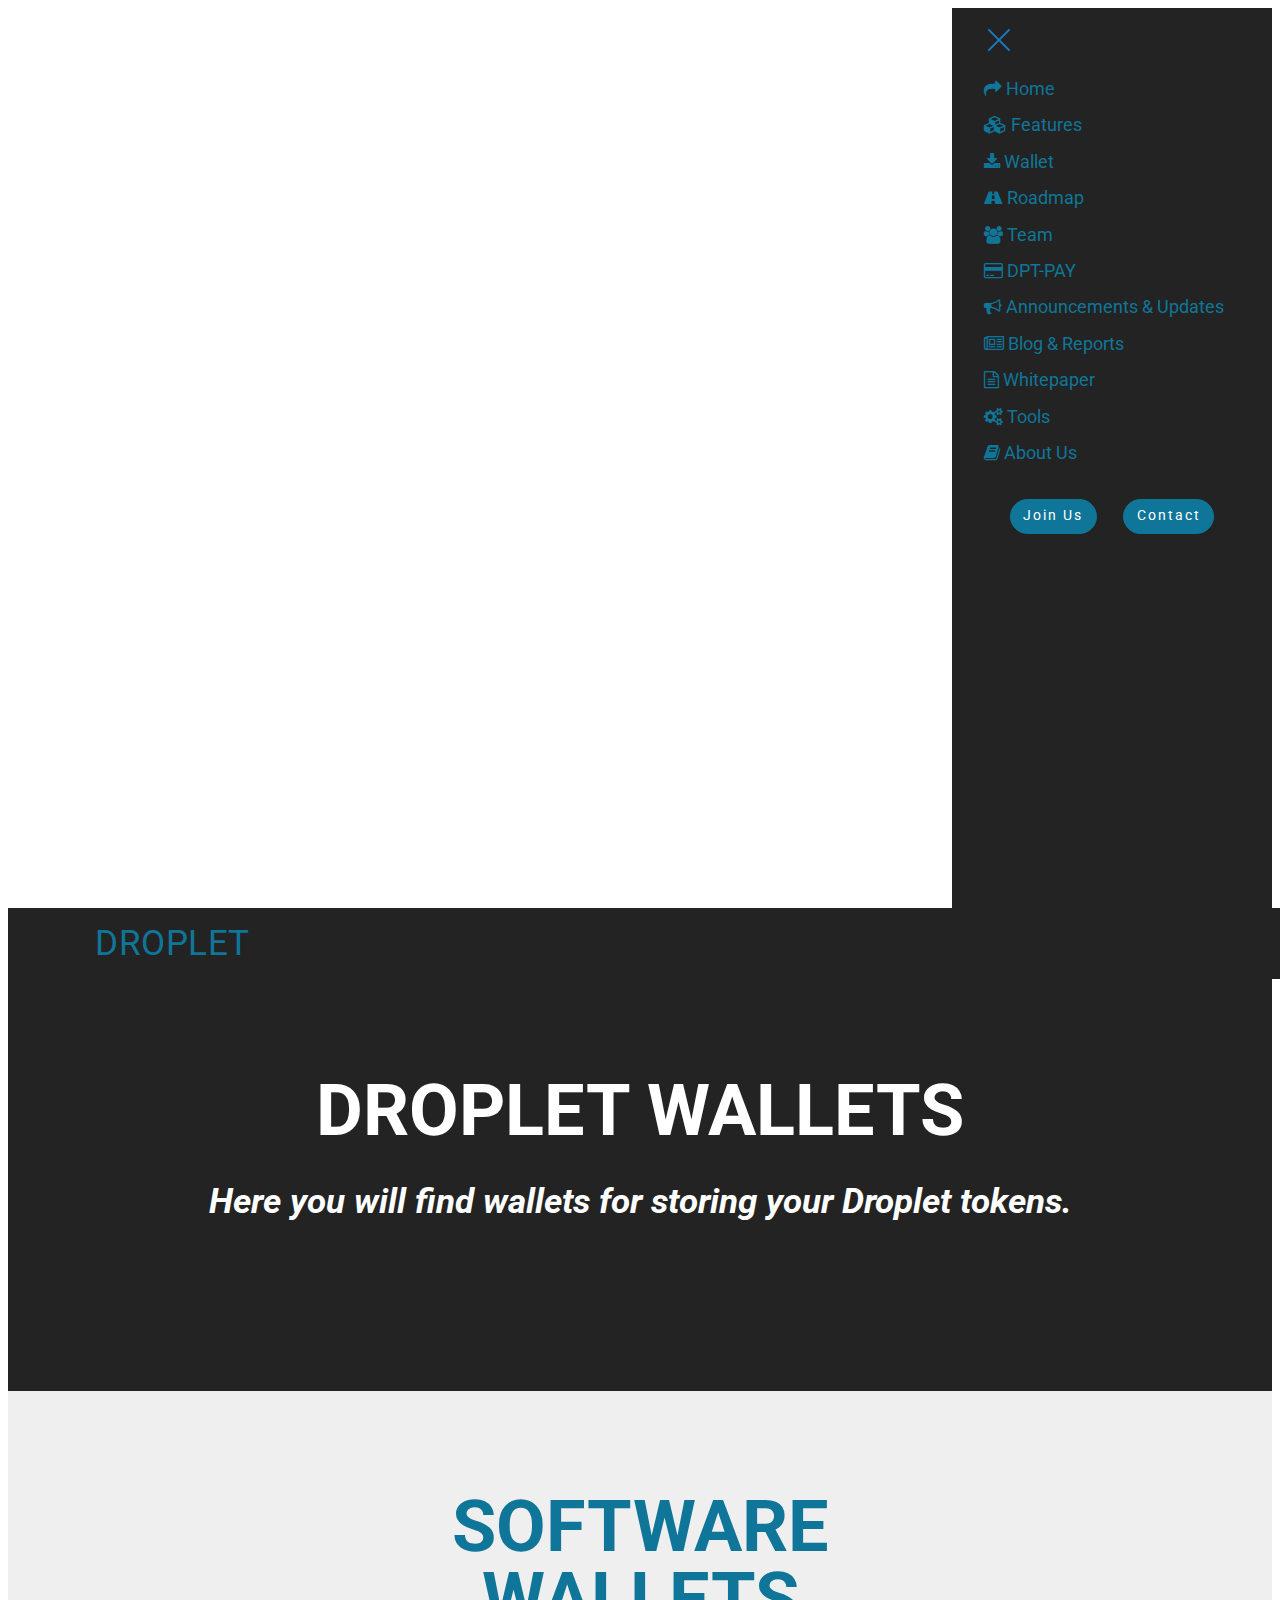
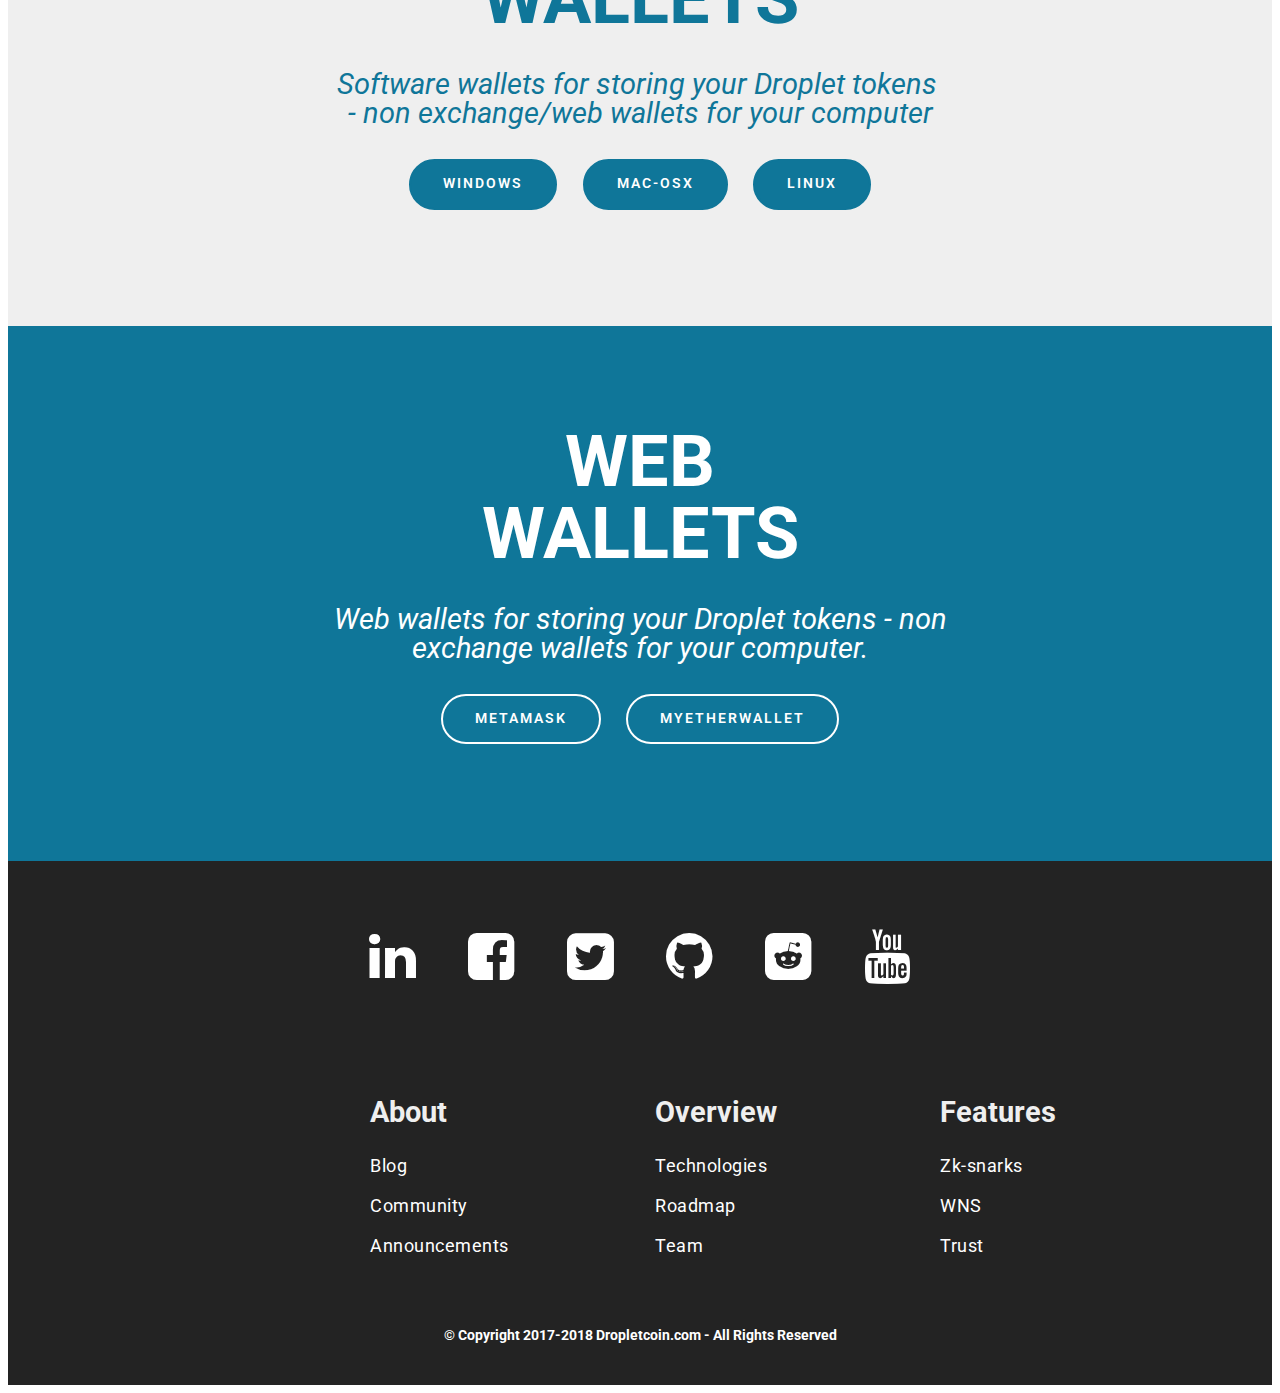
<file: Wallet.html>
<!DOCTYPE html>
<html amp>
<head>
    <!-- © Copyright 2017 Dropletcoin.com - All Rights Reserved -->
  <meta charset="UTF-8">
  <meta http-equiv="X-UA-Compatible" content="IE=edge">
  <meta name="generator" content="Mobirise v4.6.5, mobirise.com">
  <meta name="viewport" content="width=device-width, initial-scale=1, minimum-scale=1">
  <link rel="shortcut icon" href="assets/images/droplet-coin-mynt-1-1250x1250.png" type="image/x-icon">
  <meta name="description" content="Wallet">
  <title>Wallet</title>
  <link rel="stylesheet" href="https://maxcdn.bootstrapcdn.com/font-awesome/4.7.0/css/font-awesome.min.css">
<link rel="canonical" href="Wallet.html">
 <style amp-boilerplate>body{-webkit-animation:-amp-start 8s steps(1,end) 0s 1 normal both;-moz-animation:-amp-start 8s steps(1,end) 0s 1 normal both;-ms-animation:-amp-start 8s steps(1,end) 0s 1 normal both;animation:-amp-start 8s steps(1,end) 0s 1 normal both}@-webkit-keyframes -amp-start{from{visibility:hidden}to{visibility:visible}}@-moz-keyframes -amp-start{from{visibility:hidden}to{visibility:visible}}@-ms-keyframes -amp-start{from{visibility:hidden}to{visibility:visible}}@-o-keyframes -amp-start{from{visibility:hidden}to{visibility:visible}}@keyframes -amp-start{from{visibility:hidden}to{visibility:visible}}</style>
<noscript><style amp-boilerplate>body{-webkit-animation:none;-moz-animation:none;-ms-animation:none;animation:none}</style></noscript>
<link href="https://fonts.googleapis.com/css?family=Roboto:100,100i,300,300i,400,400i,500,500i,700,700i,900,900i&subset=cyrillic" rel="stylesheet">
 
 <style amp-custom> 
div,span,h1,h2,h3,h4,h5,h6,p,blockquote,a,ol,ul,li,figcaption{font: inherit;}section{background-color: #eeeeee;}section,.container,.container-fluid{position: relative;word-wrap: break-word;}a.mbr-iconfont:hover{text-decoration: none;}.article .lead p,.article .lead ul,.article .lead ol,.article .lead pre,.article .lead blockquote{margin-bottom: 0;}a{font-style: normal;font-weight: 400;cursor: pointer;}a,a:hover{text-decoration: none;}figure{margin-bottom: 0;}h1,h2,h3,h4,h5,h6,.h1,.h2,.h3,.h4,.h5,.h6,.display-1,.display-2,.display-3,.display-4{line-height: 1;word-break: break-word;word-wrap: break-word;}b,strong{font-weight: bold;}blockquote{padding: 10px 0 10px 20px;position: relative;border-left: 2px solid;border-color: #ff3366;}input:-webkit-autofill,input:-webkit-autofill:hover,input:-webkit-autofill:focus,input:-webkit-autofill:active{transition-delay: 9999s;transition-property: background-color,color;}textarea[type="hidden"]{display: none;}body{position: relative;}section{background-position: 50% 50%;background-repeat: no-repeat;background-size: cover;}section .mbr-background-video,section .mbr-background-video-preview{position: absolute;bottom: 0;left: 0;right: 0;top: 0;}.row{display: -webkit-box;display: -webkit-flex;display: -ms-flexbox;display: flex;-webkit-flex-wrap: wrap;-ms-flex-wrap: wrap;flex-wrap: wrap;margin-right: -15px;margin-left: -15px;}@media (min-width: 576px){.row{margin-right: -15px;margin-left: -15px;}}@media (min-width: 768px){.row{margin-right: -15px;margin-left: -15px;}}@media (min-width: 992px){.row{margin-right: -15px;margin-left: -15px;}}@media (min-width: 1200px){.row{margin-right: -15px;margin-left: -15px;}}.hidden{visibility: hidden;}.mbr-z-index20{z-index: 20;}.mbr-white{color: #ffffff;}.mbr-black{color: #000000;}.mbr-bg-white{background-color: #ffffff;}.mbr-bg-black{background-color: #000000;}.align-left{text-align: left;}.align-center{text-align: center;}.align-right{text-align: right;}@media (max-width: 767px){.align-left,.align-center,.align-right,.mbr-section-btn,.mbr-section-title{text-align: center;}}.mbr-light{font-weight: 300;}.mbr-regular{font-weight: 400;}.mbr-semibold{font-weight: 500;}.mbr-bold{font-weight: 700;}.mbr-figure img,.mbr-figure iframe{display: block;width: 100%;}.card{background-color: transparent;border: none;}.card-img{text-align: center;flex-shrink: 0;}.media{max-width: 100%;margin: 0 auto;}.mbr-figure{-ms-flex-item-align: center;-ms-grid-row-align: center;-webkit-align-self: center;align-self: center;}.media-container > div{max-width: 100%;}.mbr-figure img,.card-img img{width: 100%;}@media (max-width: 991px){.media-size-item{width: auto;}.media{width: auto;}.mbr-figure{width: 100%;}}.mbr-section-btn{margin-left: -.25rem;margin-right: -.25rem;font-size: 0;}nav .mbr-section-btn{margin-left: 0rem;margin-right: 0rem;}.btn .mbr-iconfont,.btn.btn-sm .mbr-iconfont{cursor: pointer;margin-right: 0.5rem;}.btn.btn-md .mbr-iconfont,.btn.btn-md .mbr-iconfont{margin-right: 0.8rem;}[type="submit"]{-webkit-appearance: none;}.mbr-fullscreen .mbr-overlay{min-height: 100vh;}.mbr-fullscreen{display: flex;display: -webkit-flex;display: -moz-flex;display: -ms-flex;display: -o-flex;align-items: center;-webkit-align-items: center;min-height: 100vh;box-sizing: border-box;padding-top: 3rem;padding-bottom: 3rem;}amp-img img{max-height: 100%;max-width: 100%;}img.mbr-temp{width: 100%;}.super-hide{display: none;}.is-builder .nodisplay + img[async],.is-builder .nodisplay + img[decoding="async"],.is-builder amp-img > a + img[async],.is-builder amp-img > a + img[decoding="async"]{display: none;}html:not(.is-builder) amp-img > a{position: absolute;top: 0;bottom: 0;left: 0;right: 0;z-index: 1;}.is-builder .temp-amp-sizer{position: absolute;}.is-builder amp-youtube .temp-amp-sizer,.is-builder amp-vimeo .temp-amp-sizer{position: static;}
*{box-sizing: border-box;}body{font-family: Roboto;font-style: normal;line-height: 1.5;}.mbr-section-title{font-style: normal;line-height: 1.2;}.mbr-section-subtitle{line-height: 1.3;}.mbr-text{font-style: normal;line-height: 1.6;}.display-1{font-family: 'Roboto',sans-serif;font-size: 4.5rem;}.display-2{font-family: 'Roboto',sans-serif;font-size: 2.2rem;}.display-4{font-family: 'Roboto',sans-serif;font-size: 0.9rem;}.display-5{font-family: 'Roboto',sans-serif;font-size: 1.8rem;}.display-7{font-family: 'Roboto',sans-serif;font-size: 1.1rem;}@media (max-width: 768px){.display-1{font-size: 3.6rem;font-size: calc( 2.225rem + (4.5 - 2.225) * ((100vw - 20rem) / (48 - 20)));line-height: calc( 1.4 * (2.225rem + (4.5 - 2.225) * ((100vw - 20rem) / (48 - 20))));}.display-2{font-size: 1.76rem;font-size: calc( 1.42rem + (2.2 - 1.42) * ((100vw - 20rem) / (48 - 20)));line-height: calc( 1.4 * (1.42rem + (2.2 - 1.42) * ((100vw - 20rem) / (48 - 20))));}.display-4{font-size: 0.72rem;font-size: calc( 0.965rem + (0.9 - 0.965) * ((100vw - 20rem) / (48 - 20)));line-height: calc( 1.4 * (0.965rem + (0.9 - 0.965) * ((100vw - 20rem) / (48 - 20))));}.display-5{font-size: 1.44rem;font-size: calc( 1.28rem + (1.8 - 1.28) * ((100vw - 20rem) / (48 - 20)));line-height: calc( 1.4 * (1.28rem + (1.8 - 1.28) * ((100vw - 20rem) / (48 - 20))));}}.btn{font-weight: 400;border-width: 2px;border-style: solid;font-style: normal;letter-spacing: 2px;margin: .4rem .8rem;white-space: normal;transition-property: background-color,color,border-color,box-shadow;transition-duration: .3s,.3s,.3s,2s;transition-timing-function: ease-in-out;padding: 1rem 2rem;border-radius: 0px;display: inline-flex;align-items: center;justify-content: center;word-break: break-word;}.btn-sm{border: 1px solid;font-weight: 400;letter-spacing: 2px;-webkit-transition: all 0.3s ease-in-out;-moz-transition: all 0.3s ease-in-out;transition: all 0.3s ease-in-out;padding: 0.6rem 0.8rem;border-radius: 0px;}.btn-md{font-weight: 600;letter-spacing: 2px;margin: .4rem .8rem;-webkit-transition: all 0.3s ease-in-out;-moz-transition: all 0.3s ease-in-out;transition: all 0.3s ease-in-out;padding: 1rem 2rem;border-radius: 0px;}.bg-primary{background-color: #0f7699;}.bg-success{background-color: #0dcd7b;}.bg-info{background-color: #8282e7;}.bg-warning{background-color: #767676;}.bg-danger{background-color: #a0a0a0;}.btn-primary,.btn-primary:active,.btn-primary.active{background-color: #0f7699;border-color: #0f7699;color: #ffffff;}.btn-primary:hover,.btn-primary:focus,.btn-primary.focus{color: #ffffff;background-color: #084053;border-color: #084053;}.btn-primary.disabled,.btn-primary:disabled{color: #ffffff;background-color: #084053;border-color: #084053;}.btn-secondary,.btn-secondary:active,.btn-secondary.active{background-color: #4addff;border-color: #4addff;color: #003c4a;}.btn-secondary:hover,.btn-secondary:focus,.btn-secondary.focus{color: #003c4a;background-color: #00cdfd;border-color: #00cdfd;}.btn-secondary.disabled,.btn-secondary:disabled{color: #003c4a;background-color: #00cdfd;border-color: #00cdfd;}.btn-info,.btn-info:active,.btn-info.active{background-color: #8282e7;border-color: #8282e7;color: #ffffff;}.btn-info:hover,.btn-info:focus,.btn-info.focus{color: #ffffff;background-color: #4242db;border-color: #4242db;}.btn-info.disabled,.btn-info:disabled{color: #ffffff;background-color: #4242db;border-color: #4242db;}.btn-success,.btn-success:active,.btn-success.active{background-color: #0dcd7b;border-color: #0dcd7b;color: #ffffff;}.btn-success:hover,.btn-success:focus,.btn-success.focus{color: #ffffff;background-color: #088550;border-color: #088550;}.btn-success.disabled,.btn-success:disabled{color: #ffffff;background-color: #088550;border-color: #088550;}.btn-warning,.btn-warning:active,.btn-warning.active{background-color: #767676;border-color: #767676;color: #ffffff;}.btn-warning:hover,.btn-warning:focus,.btn-warning.focus{color: #ffffff;background-color: #505050;border-color: #505050;}.btn-warning.disabled,.btn-warning:disabled{color: #ffffff;background-color: #505050;border-color: #505050;}.btn-danger,.btn-danger:active,.btn-danger.active{background-color: #a0a0a0;border-color: #a0a0a0;color: #ffffff;}.btn-danger:hover,.btn-danger:focus,.btn-danger.focus{color: #ffffff;background-color: #7a7a7a;border-color: #7a7a7a;}.btn-danger.disabled,.btn-danger:disabled{color: #ffffff;background-color: #7a7a7a;border-color: #7a7a7a;}.btn-black,.btn-black:active,.btn-black.active{background-color: #333333;border-color: #333333;color: #ffffff;}.btn-black:hover,.btn-black:focus,.btn-black.focus{color: #ffffff;background-color: #0d0d0d;border-color: #0d0d0d;}.btn-black.disabled,.btn-black:disabled{color: #ffffff;background-color: #0d0d0d;border-color: #0d0d0d;}.btn-white,.btn-white:active,.btn-white.active{background-color: #ffffff;border-color: #ffffff;color: #808080;}.btn-white:hover,.btn-white:focus,.btn-white.focus{color: #808080;background-color: #d9d9d9;border-color: #d9d9d9;}.btn-white.disabled,.btn-white:disabled{color: #808080;background-color: #d9d9d9;border-color: #d9d9d9;}.btn-white,.btn-white:active,.btn-white.active{color: #333333;}.btn-white:hover,.btn-white:focus,.btn-white.focus{color: #333333;}.btn-white.disabled,.btn-white:disabled{color: #333333;}.btn-primary-outline,.btn-primary-outline:active,.btn-primary-outline.active{background: none;border-color: #062e3c;color: #062e3c;}.btn-primary-outline:hover,.btn-primary-outline:focus,.btn-primary-outline.focus{color: #ffffff;background-color: #0f7699;border-color: #0f7699;}.btn-primary-outline.disabled,.btn-primary-outline:disabled{color: #ffffff;background-color: #0f7699;border-color: #0f7699;}.btn-secondary-outline,.btn-secondary-outline:active,.btn-secondary-outline.active{background: none;border-color: #00b8e3;color: #00b8e3;}.btn-secondary-outline:hover,.btn-secondary-outline:focus,.btn-secondary-outline.focus{color: #003c4a;background-color: #4addff;border-color: #4addff;}.btn-secondary-outline.disabled,.btn-secondary-outline:disabled{color: #003c4a;background-color: #4addff;border-color: #4addff;}.btn-info-outline,.btn-info-outline:active,.btn-info-outline.active{background: none;border-color: #2c2cd7;color: #2c2cd7;}.btn-info-outline:hover,.btn-info-outline:focus,.btn-info-outline.focus{color: #ffffff;background-color: #8282e7;border-color: #8282e7;}.btn-info-outline.disabled,.btn-info-outline:disabled{color: #ffffff;background-color: #8282e7;border-color: #8282e7;}.btn-success-outline,.btn-success-outline:active,.btn-success-outline.active{background: none;border-color: #076d41;color: #076d41;}.btn-success-outline:hover,.btn-success-outline:focus,.btn-success-outline.focus{color: #ffffff;background-color: #0dcd7b;border-color: #0dcd7b;}.btn-success-outline.disabled,.btn-success-outline:disabled{color: #ffffff;background-color: #0dcd7b;border-color: #0dcd7b;}.btn-warning-outline,.btn-warning-outline:active,.btn-warning-outline.active{background: none;border-color: #434343;color: #434343;}.btn-warning-outline:hover,.btn-warning-outline:focus,.btn-warning-outline.focus{color: #ffffff;background-color: #767676;border-color: #767676;}.btn-warning-outline.disabled,.btn-warning-outline:disabled{color: #ffffff;background-color: #767676;border-color: #767676;}.btn-danger-outline,.btn-danger-outline:active,.btn-danger-outline.active{background: none;border-color: #6d6d6d;color: #6d6d6d;}.btn-danger-outline:hover,.btn-danger-outline:focus,.btn-danger-outline.focus{color: #ffffff;background-color: #a0a0a0;border-color: #a0a0a0;}.btn-danger-outline.disabled,.btn-danger-outline:disabled{color: #ffffff;background-color: #a0a0a0;border-color: #a0a0a0;}.btn-black-outline,.btn-black-outline:active,.btn-black-outline.active{background: none;border-color: #000000;color: #000000;}.btn-black-outline:hover,.btn-black-outline:focus,.btn-black-outline.focus{color: #ffffff;background-color: #333333;border-color: #333333;}.btn-black-outline.disabled,.btn-black-outline:disabled{color: #ffffff;background-color: #333333;border-color: #333333;}.btn-white-outline,.btn-white-outline:active,.btn-white-outline.active{background: none;border-color: #ffffff;color: #ffffff;}.btn-white-outline:hover,.btn-white-outline:focus,.btn-white-outline.focus{color: #333333;background-color: #ffffff;border-color: #ffffff;}.text-primary{color: #0f7699;}.text-secondary{color: #4addff;}.text-success{color: #0dcd7b;}.text-info{color: #8282e7;}.text-warning{color: #767676;}.text-danger{color: #a0a0a0;}.text-white{color: #ffffff;}.text-black{color: #000000;}a.text-primary:hover,a.text-primary:focus{color: #062e3c;}a.text-secondary:hover,a.text-secondary:focus{color: #00b8e3;}a.text-success:hover,a.text-success:focus{color: #076d41;}a.text-info:hover,a.text-info:focus{color: #2c2cd7;}a.text-warning:hover,a.text-warning:focus{color: #434343;}a.text-danger:hover,a.text-danger:focus{color: #6d6d6d;}a.text-white:hover,a.text-white:focus{color: #b3b3b3;}a.text-black:hover,a.text-black:focus{color: #4d4d4d;}.alert-success{background-color: #0dcd7b;}.alert-info{background-color: #8282e7;}.alert-warning{background-color: #767676;}.alert-danger{background-color: #a0a0a0;}.mbr-section-btn a.btn:not(.btn-form){border-radius: 100px;transition-property: background-color,color,border-color,box-shadow;transition-duration: .3s,.3s,.3s,.8s;transition-timing-function: ease-in-out;}.mbr-section-btn a.btn:not(.btn-form):hover{box-shadow: 0 10px 40px 0 rgba(0,0,0,0.2);}.nav-tabs .nav-link{border-radius: 100px;}.btn-form{border-radius: 0;}.btn-form:hover{cursor: pointer;}a,a:hover{color: #0f7699;}.mbr-plan-header.bg-primary .mbr-plan-subtitle,.mbr-plan-header.bg-primary .mbr-plan-price-desc{color: #3cbfec;}.mbr-plan-header.bg-success .mbr-plan-subtitle,.mbr-plan-header.bg-success .mbr-plan-price-desc{color: #acfad9;}.mbr-plan-header.bg-info .mbr-plan-subtitle,.mbr-plan-header.bg-info .mbr-plan-price-desc{color: #ffffff;}.mbr-plan-header.bg-warning .mbr-plan-subtitle,.mbr-plan-header.bg-warning .mbr-plan-price-desc{color: #b6b6b6;}.mbr-plan-header.bg-danger .mbr-plan-subtitle,.mbr-plan-header.bg-danger .mbr-plan-price-desc{color: #e0e0e0;}blockquote{padding: 10px 0 10px 20px;position: relative;border-color: #0f7699;border-width: 3px;}ul,ol,pre,blockquote{margin-bottom: 0;margin-top: 0;}pre{background: #f4f4f4;padding: 10px 24px;white-space: pre-wrap;}.inactive{-webkit-user-select: none;-moz-user-select: none;-ms-user-select: none;user-select: none;pointer-events: none;-webkit-user-drag: none;user-drag: none;}html,body{height: auto;min-height: 100vh;}.popover-content ul.show{min-height: 155px;}#scrollToTop{display: none;}.mbr-container{max-width: 800px;padding: 0 10px;margin: 0 auto;position: relative;}h1,h2,h3{margin: auto;}h1,h3,p{padding: 10px 0;margin-bottom: 15px;}p,li,blockquote{color: #15181b;letter-spacing: 0.5px;line-height: 1.7;}.container{padding-right: 15px;padding-left: 15px;width: 100%;margin-right: auto;margin-left: auto;}@media (max-width: 767px){.container{max-width: 540px;}}@media (min-width: 768px){.container{max-width: 720px;}}@media (min-width: 992px){.container{max-width: 960px;}}@media (min-width: 1200px){.container{max-width: 1140px;}}.mbr-row{display: -webkit-box;display: -webkit-flex;display: -ms-flexbox;display: flex;-webkit-flex-wrap: wrap;-ms-flex-wrap: wrap;flex-wrap: wrap;margin-right: -15px;margin-left: -15px;}.mbr-justify-content-center{justify-content: center;}@media (max-width: 767px){.mbr-col-sm-12{-ms-flex: 0 0 100%;flex: 0 0 100%;max-width: 100%;padding-right: 15px;padding-left: 15px;}.mbr-row{margin: 0;}}@media (min-width: 768px){.mbr-col-md-3{-ms-flex: 0 0 25%;flex: 0 0 25%;max-width: 25%;padding-right: 15px;padding-left: 15px;}.mbr-col-md-4{-ms-flex: 0 0 33.333333%;flex: 0 0 33.333333%;max-width: 33.333333%;padding-right: 15px;padding-left: 15px;}.mbr-col-md-5{-ms-flex: 0 0 41.666667%;flex: 0 0 41.666667%;max-width: 41.666667%;padding-right: 15px;padding-left: 15px;}.mbr-col-md-6{-ms-flex: 0 0 50%;flex: 0 0 50%;max-width: 50%;padding-right: 15px;padding-left: 15px;}.mbr-col-md-7{-ms-flex: 0 0 58.333333%;flex: 0 0 58.333333%;max-width: 58.333333%;padding-right: 15px;padding-left: 15px;}.mbr-col-md-8{-ms-flex: 0 0 66.666667%;flex: 0 0 66.666667%;max-width: 66.666667%;padding-left: 15px;padding-right: 15px;}.mbr-col-md-10{-ms-flex: 0 0 83.333333%;flex: 0 0 83.333333%;max-width: 83.333333%;padding-left: 15px;padding-right: 15px;}.mbr-col-md-12{-ms-flex: 0 0 100%;flex: 0 0 100%;max-width: 100%;padding-right: 15px;padding-left: 15px;}}@media (min-width: 992px){.mbr-col-lg-2{-ms-flex: 0 0 16.666667%;flex: 0 0 16.666667%;max-width: 16.666667%;padding-right: 15px;padding-left: 15px;}.mbr-col-lg-3{-ms-flex: 0 0 25%;flex: 0 0 25%;max-width: 25%;padding-right: 15px;padding-left: 15px;}.mbr-col-lg-4{-ms-flex: 0 0 33.33%;flex: 0 0 33.33%;max-width: 33.33%;padding-right: 15px;padding-left: 15px;}.mbr-col-lg-5{-ms-flex: 0 0 41.666%;flex: 0 0 41.666%;max-width: 41.666%;padding-right: 15px;padding-left: 15px;}.mbr-col-lg-6{-ms-flex: 0 0 50%;flex: 0 0 50%;max-width: 50%;padding-right: 15px;padding-left: 15px;}.mbr-col-lg-8{-ms-flex: 0 0 66.666667%;flex: 0 0 66.666667%;max-width: 66.666667%;padding-left: 15px;padding-right: 15px;}.mbr-col-lg-10{-ms-flex: 0 0 83.3333%;flex: 0 0 83.3333%;max-width: 83.3333%;padding-right: 15px;padding-left: 15px;}.mbr-col-lg-12{-ms-flex: 0 0 100%;flex: 0 0 100%;max-width: 100%;padding-right: 15px;padding-left: 15px;}}@media (min-width: 1200px){.mbr-col-xl-7{-ms-flex: 0 0 58.333333%;flex: 0 0 58.333333%;max-width: 58.333333%;padding-right: 15px;padding-left: 15px;}.mbr-col-xl-8{-ms-flex: 0 0 66.666667%;flex: 0 0 66.666667%;max-width: 66.666667%;padding-left: 15px;padding-right: 15px;}}section.sidebar-open:before{content: '';position: fixed;top: 0;bottom: 0;right: 0;left: 0;background-color: rgba(0,0,0,0.2);z-index: 1040;}p{margin-top: 0;}.cid-qK9lJMtcBD amp-sidebar{min-width: 260px;z-index: 1050;background-color: #232323;}.cid-qK9lJMtcBD amp-sidebar.open:after{content: '';position: absolute;top: 0;left: 0;bottom: 0;right: 0;background-color: red;}.cid-qK9lJMtcBD .open{transform: translateX(0%);display: block;}.cid-qK9lJMtcBD .builder-sidebar{background-color: #232323;position: relative;height: 100vh;z-index: 1030;padding: 1rem 2rem;max-width: 20rem;}.cid-qK9lJMtcBD .headerbar{display: flex;flex-direction: column;justify-content: center;padding: .5rem 1rem;min-height: 70px;align-items: center;background: #232323;}.cid-qK9lJMtcBD .headerbar.sticky-nav{position: fixed;z-index: 1000;width: 100%;}.cid-qK9lJMtcBD button.sticky-but{position: fixed;}.cid-qK9lJMtcBD .brand{display: flex;align-items: center;align-self: flex-start;padding-right: 30px;}.cid-qK9lJMtcBD .brand p{margin: 0;padding: 0;}.cid-qK9lJMtcBD .brand-name{color: #0f7699;}.cid-qK9lJMtcBD .sidebar{padding: 1rem 0;margin: 0;}.cid-qK9lJMtcBD .sidebar > li{list-style: none;display: flex;flex-direction: column;}.cid-qK9lJMtcBD .sidebar a{display: block;text-decoration: none;margin-bottom: 10px;}.cid-qK9lJMtcBD .close-sidebar{width: 30px;height: 30px;position: relative;cursor: pointer;background-color: transparent;border: none;}.cid-qK9lJMtcBD .close-sidebar:focus{outline: 2px auto #0f7699;}.cid-qK9lJMtcBD .close-sidebar span{position: absolute;left: 0;width: 30px;height: 2px;border-right: 5px;background-color: #197bc6;}.cid-qK9lJMtcBD .close-sidebar span:nth-child(1){transform: rotate(45deg);}.cid-qK9lJMtcBD .close-sidebar span:nth-child(2){transform: rotate(-45deg);}@media (min-width: 992px){.cid-qK9lJMtcBD .brand-name{min-width: 8rem;}.cid-qK9lJMtcBD .builder-sidebar{margin-left: auto;}.cid-qK9lJMtcBD .builder-sidebar .sidebar li{flex-direction: row;flex-wrap: wrap;}.cid-qK9lJMtcBD .builder-sidebar .sidebar li a{padding: .5rem;margin: 0;}.cid-qK9lJMtcBD .builder-overlay{display: none;}}.cid-qK9lJMtcBD .hamburger{position: absolute;top: 25px;right: 20px;margin-left: auto;width: 30px;height: 20px;background: none;border: none;cursor: pointer;z-index: 1000;}@media (min-width: 768px){.cid-qK9lJMtcBD .hamburger{top: calc(0.5rem + 55 * 0.5px - 10px);}}.cid-qK9lJMtcBD .hamburger:focus{outline: none;}.cid-qK9lJMtcBD .hamburger span{position: absolute;right: 0;width: 30px;height: 2px;border-right: 5px;background-color: #197bc6;}.cid-qK9lJMtcBD .hamburger span:nth-child(1){top: 0;transition: all .2s;}.cid-qK9lJMtcBD .hamburger span:nth-child(2){top: 8px;transition: all .15s;}.cid-qK9lJMtcBD .hamburger span:nth-child(3){top: 8px;transition: all .15s;}.cid-qK9lJMtcBD .hamburger span:nth-child(4){top: 16px;transition: all .2s;}.cid-qK9lJMtcBD amp-img{height: 55px;width: 55px;margin-right: 1rem;display: flex;align-items: center;}@media (max-width: 768px){.cid-qK9lJMtcBD amp-img{max-height: 55px;max-width: 55px;}}.cid-qKNwF3Gnam{padding-top: 150px;padding-bottom: 150px;background-color: #232323;}.cid-qKNwF3Gnam .mbr-section-subtitle{margin-bottom: 1rem;}.cid-qKNwF3Gnam .mbr-section-title{color: #ffffff;text-align: center;}.cid-qKNwF3Gnam .mbr-section-subtitle,.cid-qKNwF3Gnam .mbr-section-btn{color: #000000;text-align: center;}.cid-qKNwF3Gnam .mbr-section-subtitle,.cid-qKNwF3Gnam .mbr-section-btn B{color: #ffffff;}.cid-qKNtvXGl67{padding-top: 90px;padding-bottom: 90px;background-color: #efefef;}.cid-qKNtvXGl67 .mbr-section-btn{margin-bottom: 20px;}.cid-qKNtvXGl67 amp-img{width: 100%;text-align: center;margin: 0 auto;max-width: 0%;}.cid-qKNtvXGl67 H1{color: #0f7699;}.cid-qKNtvXGl67 I{color: #0f7699;}.cid-qKNtvXGl67 .tesktea{color: #0f7699;}.cid-qKNuN3MwYx{padding-top: 90px;padding-bottom: 90px;background-color: #0f7699;}.cid-qKNuN3MwYx .mbr-section-btn{margin-bottom: 20px;}.cid-qKNuN3MwYx amp-img{width: 100%;text-align: center;margin: 0 auto;max-width: 0%;}.cid-qKNuN3MwYx H1{color: #ffffff;}.cid-qKNuN3MwYx I{color: #ffffff;}.cid-qKNuN3MwYx .teskte{color: white;}.cid-qKNso0Lw5B{padding-top: 45px;padding-bottom: 45px;background-color: #232323;}.cid-qKNso0Lw5B h1{margin-bottom: 20px;}.cid-qKNso0Lw5B .wrapper{text-align: center;}.cid-qKNso0Lw5B .amp-iconfont{padding: 1rem;margin: .5rem;background: #232323;color: #ffffff;font-size: 3.4rem;}.cid-qKNso0Lw5B B{color: #ffffff;}.cid-qKNso0Lw5B #iconer:hover{background-color: #0f7699;transition: 1s;border-radius: 500px;}.cid-qKNso0Lw5B #iconer{transition: 1s;}.cid-qK9v3ueOgg{padding-top: 45px;padding-bottom: 45px;background-color: #232323;}.cid-qK9v3ueOgg amp-img{text-align: center;}.cid-qK9v3ueOgg .items-col .item{margin: 0;}.cid-qK9v3ueOgg .item,.cid-qK9v3ueOgg .group-title{color: #efefef;padding-top: 0;}@media (max-width: 767px){.cid-qK9v3ueOgg .items-col{text-align: center;margin: 2rem 0;}}.cid-qK9v3ueOgg .item,.cid-qK9v3ueOgg .items{text-align: left;}.cid-qK9v3ueOgg .group-title{text-align: left;}.cid-qLm7Vw6K4O{padding-top: 0px;padding-bottom: 15px;background-color: #232323;}.cid-qLm7Vw6K4O .mbr-title{padding-bottom: 1rem;color: #ffffff;}.cid-qLm7Vw6K4O .mbr-section-btn{padding-top: 1.5rem;}.cid-qLm7Vw6K4O .mbr-section-subtitle{text-align: center;}</style>
 
  <script async  src="https://cdn.ampproject.org/v0.js"></script>
  <script async custom-element="amp-analytics" src="https://cdn.ampproject.org/v0/amp-analytics-0.1.js"></script>
  <script async custom-element="amp-sidebar" src="https://cdn.ampproject.org/v0/amp-sidebar-0.1.js"></script>
  
  
</head>
<body><amp-sidebar id="sidebar" class="cid-qK9lJMtcBD" layout="nodisplay" side="right">
        <div class="builder-sidebar" id="builder-sidebar">
            <button on="tap:sidebar.close" class="close-sidebar">
                <span></span>
                <span></span>
            </button>

            <div class="sidebar mbr-white" data-app-modern-menu="true"><a class="text-primary display-7" href="index.html"><span class="fa fa-mail-forward mbr-iconfont mbr-iconfont-btn"></span>&nbsp;Home</a> <a class="text-primary display-7" href="Features.html"><span class="fa fa-cubes mbr-iconfont mbr-iconfont-btn"></span>&nbsp;Features</a> <a class="text-primary display-7" href="Wallet.html"><span class="fa fa-download mbr-iconfont mbr-iconfont-btn"></span>&nbsp;Wallet</a> <a class="text-primary display-7" href="Roadmap.html"><span class="fa fa-road mbr-iconfont mbr-iconfont-btn"></span>&nbsp;Roadmap</a> <a class="text-primary display-7" href="Team.html"><span class="fa fa-group mbr-iconfont mbr-iconfont-btn"></span>&nbsp;Team</a> <a class="text-primary display-7" href="Pay.html"><span class="fa fa-credit-card mbr-iconfont mbr-iconfont-btn"></span>&nbsp;DPT-PAY</a>           
                   <a class="text-primary display-7" href="Announcements_&amp;_Updates.html"><span class="fa fa-bullhorn mbr-iconfont mbr-iconfont-btn"></span>&nbsp;Announcements &amp; Updates</a>   <a class="text-primary display-7" href="Blog_&amp;_Reports.html"><span class="fa fa-newspaper-o mbr-iconfont mbr-iconfont-btn"></span>&nbsp;Blog &amp; Reports</a>  <a class="text-primary display-7" href="Whitepaper.html"><span class="fa fa-file-text-o mbr-iconfont mbr-iconfont-btn"></span>&nbsp;Whitepaper</a> <a class="text-primary display-7" href="Tools.html"><span class="fa fa-gears mbr-iconfont mbr-iconfont-btn"></span>&nbsp;Tools</a> <a class="text-primary display-7" href="https://wikipedia.com/wiki/Droplet_Coin"><span class="fa fa-book mbr-iconfont mbr-iconfont-btn"></span>&nbsp;About Us</a></div>
            
            <div class="navbar-buttons mbr-section-btn align-center"><a class="btn btn-sm btn-primary display-4" href="Contribution_Request.html">Join Us</a> <a class="btn btn-sm btn-primary display-4" href="Contact.html">Contact</a></div>
        </div>
    </amp-sidebar>
  <section class="menu cid-qK9lJMtcBD" id="menu1-4r">
    
    <nav class="headerbar sticky-nav">
      <div class="brand">
          <span class="brand-logo">
              <amp-img src="assets/images/droplet-coin-mynt-1-1250x1250.png" layout="responsive" width="55" height="55" alt="Mobirise">
                  <a href="index.html"></a>
              </amp-img>
          </span>
          <p class="brand-name mbr-fonts-style display-2"><strong><a href="index.html">DROPLET</a></strong></p>
      </div>
    </nav>
    
    <button on="tap:sidebar.toggle" class="ampstart-btn hamburger sticky-but">
        <span></span>
        <span></span>
        <span></span>
        <span></span>
    </button>
</section>

<section class="header4 cid-qKNwF3Gnam" id="header4-4y">

    

    <div class="container">
        <h1 class="mbr-fonts-style mbr-section-title align-left mbr-black mbr-bold display-1">DROPLET WALLETS</h1>
        <h2 class="mbr-fonts-style mbr-section-subtitle align-left mbr-black mbr-light display-2"><em><strong>Here you will find wallets for storing your Droplet tokens.</strong></em></h2>
        
    </div>
</section>

<section class="header2 cid-qKNtvXGl67" id="header2-4w">

    

    <div class="container">
        <div class="mbr-row mbr-justify-content-center">
            <div class="mbr-col-lg-8">
                <h1 class="mbr-fonts-style align-center mbr-bold display-1">SOFTWARE<br>WALLETS</h1>
                <h3 class="mbr-fonts-style align-center display-5"><i class="tesktea">Software wallets for storing your Droplet tokens&nbsp;</i><br><i class="tesktea">- non exchange/web wallets for your computer</i></h3>
                <div class="mbr-text align-center">
                    
                </div>
                <div class="mbr-section-btn align-center"><a class="btn btn-md btn-primary display-4" href="https://github.com/ethereum/mist/releases/download/v0.9.3/Ethereum-Wallet-installer-0-9-3.exe" target="_blank">WINDOWS</a> <a class="btn btn-md btn-primary display-4" href="https://github.com/ethereum/mist/releases/download/v0.9.3/Ethereum-Wallet-macosx-0-9-3.dmg" target="_blank">MAC-OSX</a> <a class="btn btn-md btn-primary display-4" href="https://github.com/ethereum/mist/releases/download/v0.9.3/Ethereum-Wallet-linux64-0-9-3.zip" target="_blank">LINUX</a></div>
                <amp-img src="assets/images/01.jpg" alt="Mobirise" width="730.5" height="487" layout="responsive">
                    
                </amp-img>
            </div>
        </div>
    </div>

</section>

<section class="header2 cid-qKNuN3MwYx" id="header2-4x">

    

    <div class="container">
        <div class="mbr-row mbr-justify-content-center">
            <div class="mbr-col-lg-8">
                <h1 class="mbr-fonts-style align-center mbr-bold display-1">WEB<br>WALLETS</h1>
                <h3 class="mbr-fonts-style align-center display-5"><i class="teskte">
                    Web wallets for storing your Droplet tokens - non exchange wallets for your computer.</i></h3>
                <div class="mbr-text align-center">
                    
                </div>
                <div class="mbr-section-btn align-center"><a class="btn btn-md btn-white-outline display-4" href="https://metamask.io/" target="_blank">METAMASK</a> <a class="btn btn-md btn-white-outline display-4" href="https://www.myetherwallet.com/" target="_blank">MYETHERWALLET</a></div>
                <amp-img src="assets/images/010.jpg" alt="Mobirise" width="730.5" height="487" layout="responsive">
                    
                </amp-img>
            </div>
        </div>
    </div>

</section>

<section class="social-follow cid-qKNso0Lw5B" id="social-follow-4t">

    

    <div class="wrapper">
        
        <div class="icons-list">
            
            
            
            
            
            
            
        <a href="https://www.linkedin.com/company/dropletcoin/" target="_blank">
                <span id="iconer" class="amp-iconfont fa-linkedin fa"></span>
            </a><a href="https://www.facebook.com/Dropletcoin.official/" target="_blank">
                <span id="iconer" class="amp-iconfont fa-facebook-square fa"></span>
            </a><a href="https://twitter.com/DropletCoin" target="_blank">
                <span id="iconer" class="amp-iconfont fa-twitter-square fa"></span>
            </a><a href="https://github.com/DropletCoin" target="_blank">
                <span id="iconer" class="amp-iconfont fa-github fa"></span>
            </a><a href="https://www.reddit.com/r/Droplet_coin/" target="_blank">
                <span id="iconer" class="amp-iconfont fa-reddit-square fa"></span>
            </a><a href="https://www.youtube.com/channel/UChOF3y11_clZDhjWu_Jibyw" target="_blank">
                <span id="iconer" class="amp-iconfont fa-youtube fa"></span>
            </a></div>
    </div>
</section>

<section class="footer3 cid-qK9v3ueOgg" id="footer3-4s">

    

    <div class="container">
        <div class="mbr-row mbr-justify-content-center">
            <div id="bildedpt" class="image-block mbr-col-sm-12 mbr-col-md-3">
                <amp-img src="assets/images/droplet-seddelen-hvit-bg-2957x1340.png" layout="responsive" width="255.97910447761194" height="116" alt="Mobirise">
                    
                </amp-img>
            </div>

            <div class="items-col mbr-col-sm-12 align-right mbr-col-md-3">
                <h3 class="mbr-fonts-style group-title mbr-bold display-5">About</h3>
                <div class="items">
                    
                    
                    
                <p class="item mbr-fonts-style display-7"><a href="Blog_&amp;_Reports.html" class="text-white">Blog</a></p><p class="item mbr-fonts-style display-7"><a href="https://www.reddit.com/r/Droplet_coin/" target="_blank" class="text-white">Community</a></p><p class="item mbr-fonts-style display-7">
                        <a href="Announcements_&amp;_Updates.html" class="text-white">Announcements</a></p></div>
            </div>

            <div class="items-col mbr-col-sm-12 align-right mbr-col-md-3">
                <h3 class="mbr-fonts-style group-title mbr-bold display-5">
                    Overview</h3>
                <div class="items">
                    
                    
                    
                <p class="item mbr-fonts-style display-7">
                        <a href="Features.html" class="text-white">Technologies</a></p><p class="item mbr-fonts-style display-7">
                        <a href="Roadmap.html" class="text-white">Roadmap</a></p><p class="item mbr-fonts-style display-7">
                        <a href="Team.html" class="text-white">Team</a></p></div>
            </div>

            <div id="featuresid" class="items-col mbr-col-sm-12 align-right mbr-col-md-3">
                <h3 class="mbr-fonts-style group-title mbr-bold display-5">
                    Features</h3>
                <div class="items">
                    
                    
                    
                <p class="item mbr-fonts-style display-7">
                        <a href="zk-snarks.html" class="text-white">Zk-snarks</a></p><p class="item mbr-fonts-style display-7">
                        <a href="WNS.html" class="text-white">WNS</a></p><p class="item mbr-fonts-style display-7">
                        <a href="Trust.html" class="text-white">Trust</a></p></div>
            </div>

        </div>
    </div>
</section>

<section class="mbr-section content19 cid-qLm7Vw6K4O" id="content19-6g">

    

    <div class="mbr-container">
        
        <h3 class="mbr-section-subtitle align-center mbr-light mbr-fonts-style mbr-white display-4"><strong>© Copyright 2017-2018 Dropletcoin.com - All Rights Reserved</strong></h3>
        
    </div>
</section>


  
  
</body>
</html>
</file>
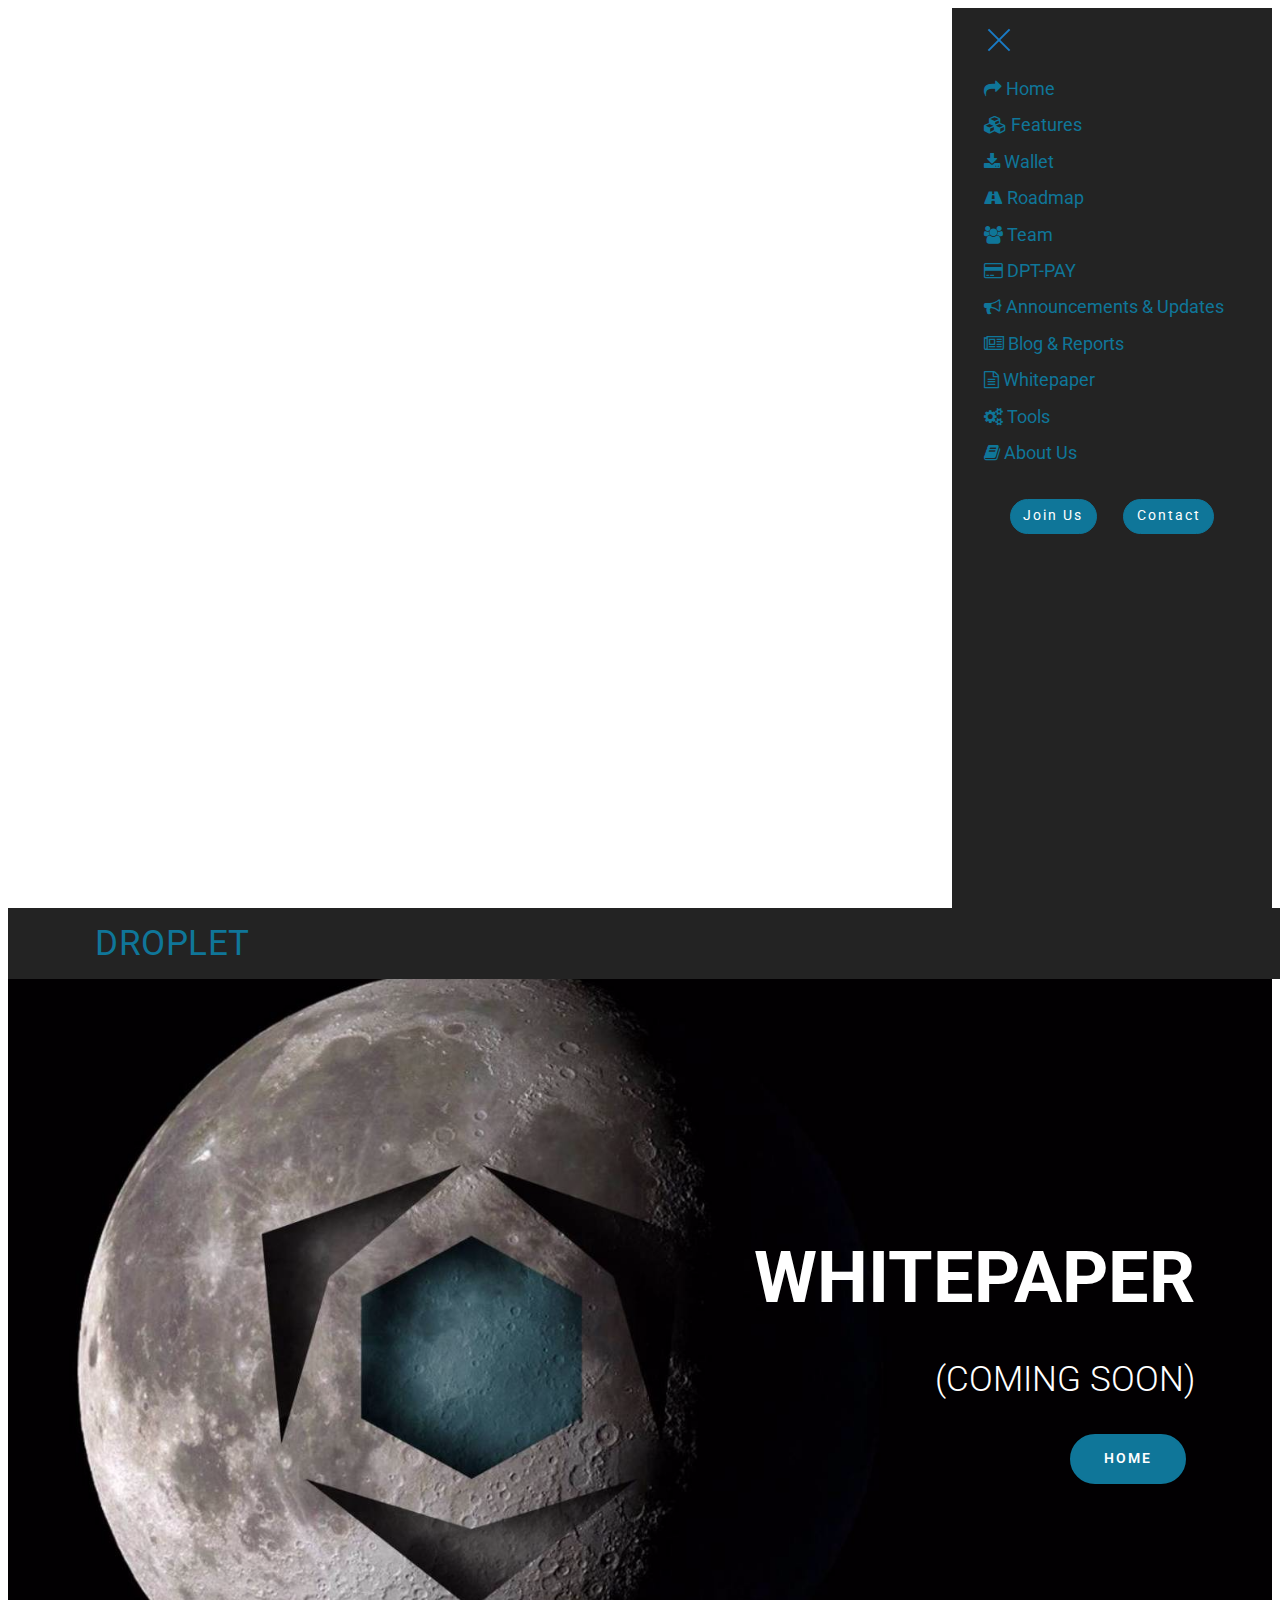
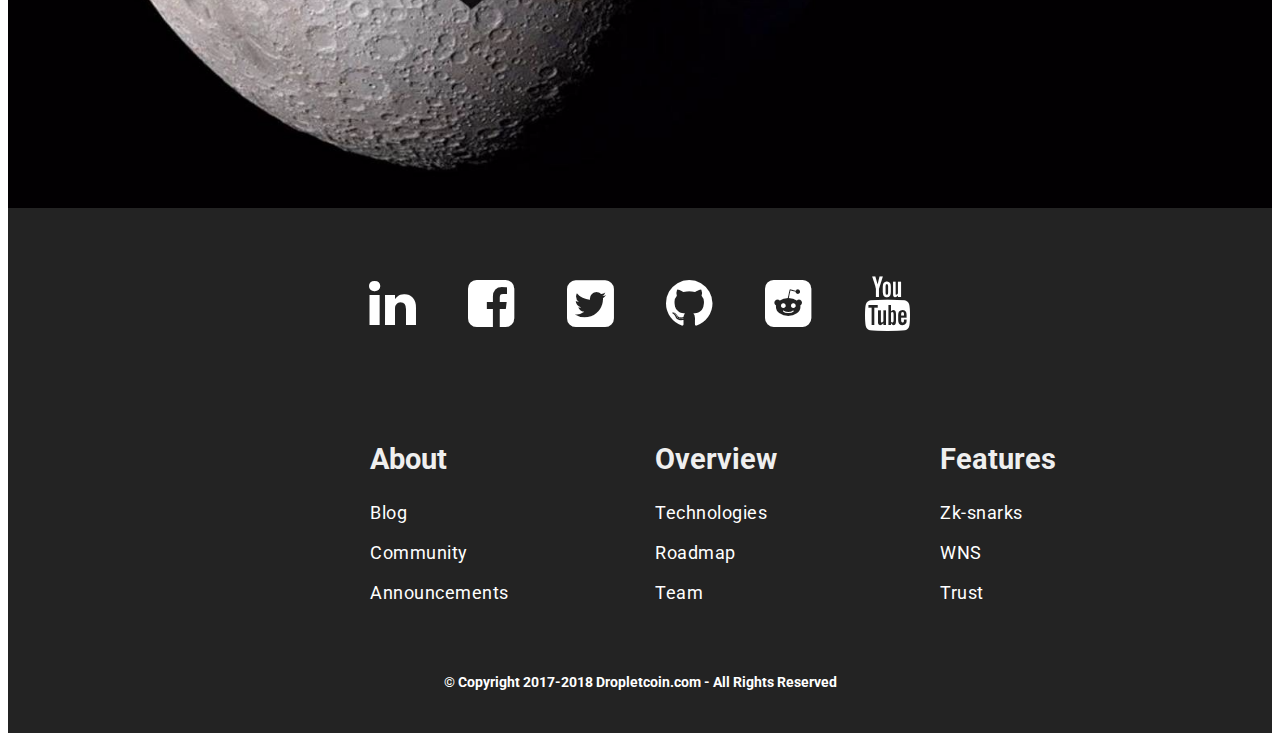
<file: Whitepaper.html>
<!DOCTYPE html>
<html amp>
<head>
    <!-- © Copyright 2017 Dropletcoin.com - All Rights Reserved -->
  <meta charset="UTF-8">
  <meta http-equiv="X-UA-Compatible" content="IE=edge">
  <meta name="generator" content="Mobirise v4.6.5, mobirise.com">
  <meta name="viewport" content="width=device-width, initial-scale=1, minimum-scale=1">
  <link rel="shortcut icon" href="assets/images/droplet-coin-mynt-1-1250x1250.png" type="image/x-icon">
  <meta name="description" content="Whitepaper">
  <title>Whitepaper</title>
  <link rel="stylesheet" href="https://maxcdn.bootstrapcdn.com/font-awesome/4.7.0/css/font-awesome.min.css">
<link rel="canonical" href="Whitepaper.html">
 <style amp-boilerplate>body{-webkit-animation:-amp-start 8s steps(1,end) 0s 1 normal both;-moz-animation:-amp-start 8s steps(1,end) 0s 1 normal both;-ms-animation:-amp-start 8s steps(1,end) 0s 1 normal both;animation:-amp-start 8s steps(1,end) 0s 1 normal both}@-webkit-keyframes -amp-start{from{visibility:hidden}to{visibility:visible}}@-moz-keyframes -amp-start{from{visibility:hidden}to{visibility:visible}}@-ms-keyframes -amp-start{from{visibility:hidden}to{visibility:visible}}@-o-keyframes -amp-start{from{visibility:hidden}to{visibility:visible}}@keyframes -amp-start{from{visibility:hidden}to{visibility:visible}}</style>
<noscript><style amp-boilerplate>body{-webkit-animation:none;-moz-animation:none;-ms-animation:none;animation:none}</style></noscript>
<link href="https://fonts.googleapis.com/css?family=Roboto:100,100i,300,300i,400,400i,500,500i,700,700i,900,900i&subset=cyrillic" rel="stylesheet">
 
 <style amp-custom> 
div,span,h1,h2,h3,h4,h5,h6,p,blockquote,a,ol,ul,li,figcaption{font: inherit;}section{background-color: #eeeeee;}section,.container,.container-fluid{position: relative;word-wrap: break-word;}a.mbr-iconfont:hover{text-decoration: none;}.article .lead p,.article .lead ul,.article .lead ol,.article .lead pre,.article .lead blockquote{margin-bottom: 0;}a{font-style: normal;font-weight: 400;cursor: pointer;}a,a:hover{text-decoration: none;}figure{margin-bottom: 0;}h1,h2,h3,h4,h5,h6,.h1,.h2,.h3,.h4,.h5,.h6,.display-1,.display-2,.display-3,.display-4{line-height: 1;word-break: break-word;word-wrap: break-word;}b,strong{font-weight: bold;}blockquote{padding: 10px 0 10px 20px;position: relative;border-left: 2px solid;border-color: #ff3366;}input:-webkit-autofill,input:-webkit-autofill:hover,input:-webkit-autofill:focus,input:-webkit-autofill:active{transition-delay: 9999s;transition-property: background-color,color;}textarea[type="hidden"]{display: none;}body{position: relative;}section{background-position: 50% 50%;background-repeat: no-repeat;background-size: cover;}section .mbr-background-video,section .mbr-background-video-preview{position: absolute;bottom: 0;left: 0;right: 0;top: 0;}.row{display: -webkit-box;display: -webkit-flex;display: -ms-flexbox;display: flex;-webkit-flex-wrap: wrap;-ms-flex-wrap: wrap;flex-wrap: wrap;margin-right: -15px;margin-left: -15px;}@media (min-width: 576px){.row{margin-right: -15px;margin-left: -15px;}}@media (min-width: 768px){.row{margin-right: -15px;margin-left: -15px;}}@media (min-width: 992px){.row{margin-right: -15px;margin-left: -15px;}}@media (min-width: 1200px){.row{margin-right: -15px;margin-left: -15px;}}.hidden{visibility: hidden;}.mbr-z-index20{z-index: 20;}.mbr-white{color: #ffffff;}.mbr-black{color: #000000;}.mbr-bg-white{background-color: #ffffff;}.mbr-bg-black{background-color: #000000;}.align-left{text-align: left;}.align-center{text-align: center;}.align-right{text-align: right;}@media (max-width: 767px){.align-left,.align-center,.align-right,.mbr-section-btn,.mbr-section-title{text-align: center;}}.mbr-light{font-weight: 300;}.mbr-regular{font-weight: 400;}.mbr-semibold{font-weight: 500;}.mbr-bold{font-weight: 700;}.mbr-figure img,.mbr-figure iframe{display: block;width: 100%;}.card{background-color: transparent;border: none;}.card-img{text-align: center;flex-shrink: 0;}.media{max-width: 100%;margin: 0 auto;}.mbr-figure{-ms-flex-item-align: center;-ms-grid-row-align: center;-webkit-align-self: center;align-self: center;}.media-container > div{max-width: 100%;}.mbr-figure img,.card-img img{width: 100%;}@media (max-width: 991px){.media-size-item{width: auto;}.media{width: auto;}.mbr-figure{width: 100%;}}.mbr-section-btn{margin-left: -.25rem;margin-right: -.25rem;font-size: 0;}nav .mbr-section-btn{margin-left: 0rem;margin-right: 0rem;}.btn .mbr-iconfont,.btn.btn-sm .mbr-iconfont{cursor: pointer;margin-right: 0.5rem;}.btn.btn-md .mbr-iconfont,.btn.btn-md .mbr-iconfont{margin-right: 0.8rem;}[type="submit"]{-webkit-appearance: none;}.mbr-fullscreen .mbr-overlay{min-height: 100vh;}.mbr-fullscreen{display: flex;display: -webkit-flex;display: -moz-flex;display: -ms-flex;display: -o-flex;align-items: center;-webkit-align-items: center;min-height: 100vh;box-sizing: border-box;padding-top: 3rem;padding-bottom: 3rem;}amp-img img{max-height: 100%;max-width: 100%;}img.mbr-temp{width: 100%;}.super-hide{display: none;}.is-builder .nodisplay + img[async],.is-builder .nodisplay + img[decoding="async"],.is-builder amp-img > a + img[async],.is-builder amp-img > a + img[decoding="async"]{display: none;}html:not(.is-builder) amp-img > a{position: absolute;top: 0;bottom: 0;left: 0;right: 0;z-index: 1;}.is-builder .temp-amp-sizer{position: absolute;}.is-builder amp-youtube .temp-amp-sizer,.is-builder amp-vimeo .temp-amp-sizer{position: static;}
*{box-sizing: border-box;}body{font-family: Roboto;font-style: normal;line-height: 1.5;}.mbr-section-title{font-style: normal;line-height: 1.2;}.mbr-section-subtitle{line-height: 1.3;}.mbr-text{font-style: normal;line-height: 1.6;}.display-1{font-family: 'Roboto',sans-serif;font-size: 4.5rem;}.display-2{font-family: 'Roboto',sans-serif;font-size: 2.2rem;}.display-4{font-family: 'Roboto',sans-serif;font-size: 0.9rem;}.display-5{font-family: 'Roboto',sans-serif;font-size: 1.8rem;}.display-7{font-family: 'Roboto',sans-serif;font-size: 1.1rem;}@media (max-width: 768px){.display-1{font-size: 3.6rem;font-size: calc( 2.225rem + (4.5 - 2.225) * ((100vw - 20rem) / (48 - 20)));line-height: calc( 1.4 * (2.225rem + (4.5 - 2.225) * ((100vw - 20rem) / (48 - 20))));}.display-2{font-size: 1.76rem;font-size: calc( 1.42rem + (2.2 - 1.42) * ((100vw - 20rem) / (48 - 20)));line-height: calc( 1.4 * (1.42rem + (2.2 - 1.42) * ((100vw - 20rem) / (48 - 20))));}.display-4{font-size: 0.72rem;font-size: calc( 0.965rem + (0.9 - 0.965) * ((100vw - 20rem) / (48 - 20)));line-height: calc( 1.4 * (0.965rem + (0.9 - 0.965) * ((100vw - 20rem) / (48 - 20))));}.display-5{font-size: 1.44rem;font-size: calc( 1.28rem + (1.8 - 1.28) * ((100vw - 20rem) / (48 - 20)));line-height: calc( 1.4 * (1.28rem + (1.8 - 1.28) * ((100vw - 20rem) / (48 - 20))));}}.btn{font-weight: 400;border-width: 2px;border-style: solid;font-style: normal;letter-spacing: 2px;margin: .4rem .8rem;white-space: normal;transition-property: background-color,color,border-color,box-shadow;transition-duration: .3s,.3s,.3s,2s;transition-timing-function: ease-in-out;padding: 1rem 2rem;border-radius: 0px;display: inline-flex;align-items: center;justify-content: center;word-break: break-word;}.btn-sm{border: 1px solid;font-weight: 400;letter-spacing: 2px;-webkit-transition: all 0.3s ease-in-out;-moz-transition: all 0.3s ease-in-out;transition: all 0.3s ease-in-out;padding: 0.6rem 0.8rem;border-radius: 0px;}.btn-md{font-weight: 600;letter-spacing: 2px;margin: .4rem .8rem;-webkit-transition: all 0.3s ease-in-out;-moz-transition: all 0.3s ease-in-out;transition: all 0.3s ease-in-out;padding: 1rem 2rem;border-radius: 0px;}.bg-primary{background-color: #0f7699;}.bg-success{background-color: #0dcd7b;}.bg-info{background-color: #8282e7;}.bg-warning{background-color: #767676;}.bg-danger{background-color: #a0a0a0;}.btn-primary,.btn-primary:active,.btn-primary.active{background-color: #0f7699;border-color: #0f7699;color: #ffffff;}.btn-primary:hover,.btn-primary:focus,.btn-primary.focus{color: #ffffff;background-color: #084053;border-color: #084053;}.btn-primary.disabled,.btn-primary:disabled{color: #ffffff;background-color: #084053;border-color: #084053;}.btn-secondary,.btn-secondary:active,.btn-secondary.active{background-color: #4addff;border-color: #4addff;color: #003c4a;}.btn-secondary:hover,.btn-secondary:focus,.btn-secondary.focus{color: #003c4a;background-color: #00cdfd;border-color: #00cdfd;}.btn-secondary.disabled,.btn-secondary:disabled{color: #003c4a;background-color: #00cdfd;border-color: #00cdfd;}.btn-info,.btn-info:active,.btn-info.active{background-color: #8282e7;border-color: #8282e7;color: #ffffff;}.btn-info:hover,.btn-info:focus,.btn-info.focus{color: #ffffff;background-color: #4242db;border-color: #4242db;}.btn-info.disabled,.btn-info:disabled{color: #ffffff;background-color: #4242db;border-color: #4242db;}.btn-success,.btn-success:active,.btn-success.active{background-color: #0dcd7b;border-color: #0dcd7b;color: #ffffff;}.btn-success:hover,.btn-success:focus,.btn-success.focus{color: #ffffff;background-color: #088550;border-color: #088550;}.btn-success.disabled,.btn-success:disabled{color: #ffffff;background-color: #088550;border-color: #088550;}.btn-warning,.btn-warning:active,.btn-warning.active{background-color: #767676;border-color: #767676;color: #ffffff;}.btn-warning:hover,.btn-warning:focus,.btn-warning.focus{color: #ffffff;background-color: #505050;border-color: #505050;}.btn-warning.disabled,.btn-warning:disabled{color: #ffffff;background-color: #505050;border-color: #505050;}.btn-danger,.btn-danger:active,.btn-danger.active{background-color: #a0a0a0;border-color: #a0a0a0;color: #ffffff;}.btn-danger:hover,.btn-danger:focus,.btn-danger.focus{color: #ffffff;background-color: #7a7a7a;border-color: #7a7a7a;}.btn-danger.disabled,.btn-danger:disabled{color: #ffffff;background-color: #7a7a7a;border-color: #7a7a7a;}.btn-black,.btn-black:active,.btn-black.active{background-color: #333333;border-color: #333333;color: #ffffff;}.btn-black:hover,.btn-black:focus,.btn-black.focus{color: #ffffff;background-color: #0d0d0d;border-color: #0d0d0d;}.btn-black.disabled,.btn-black:disabled{color: #ffffff;background-color: #0d0d0d;border-color: #0d0d0d;}.btn-white,.btn-white:active,.btn-white.active{background-color: #ffffff;border-color: #ffffff;color: #808080;}.btn-white:hover,.btn-white:focus,.btn-white.focus{color: #808080;background-color: #d9d9d9;border-color: #d9d9d9;}.btn-white.disabled,.btn-white:disabled{color: #808080;background-color: #d9d9d9;border-color: #d9d9d9;}.btn-white,.btn-white:active,.btn-white.active{color: #333333;}.btn-white:hover,.btn-white:focus,.btn-white.focus{color: #333333;}.btn-white.disabled,.btn-white:disabled{color: #333333;}.btn-primary-outline,.btn-primary-outline:active,.btn-primary-outline.active{background: none;border-color: #062e3c;color: #062e3c;}.btn-primary-outline:hover,.btn-primary-outline:focus,.btn-primary-outline.focus{color: #ffffff;background-color: #0f7699;border-color: #0f7699;}.btn-primary-outline.disabled,.btn-primary-outline:disabled{color: #ffffff;background-color: #0f7699;border-color: #0f7699;}.btn-secondary-outline,.btn-secondary-outline:active,.btn-secondary-outline.active{background: none;border-color: #00b8e3;color: #00b8e3;}.btn-secondary-outline:hover,.btn-secondary-outline:focus,.btn-secondary-outline.focus{color: #003c4a;background-color: #4addff;border-color: #4addff;}.btn-secondary-outline.disabled,.btn-secondary-outline:disabled{color: #003c4a;background-color: #4addff;border-color: #4addff;}.btn-info-outline,.btn-info-outline:active,.btn-info-outline.active{background: none;border-color: #2c2cd7;color: #2c2cd7;}.btn-info-outline:hover,.btn-info-outline:focus,.btn-info-outline.focus{color: #ffffff;background-color: #8282e7;border-color: #8282e7;}.btn-info-outline.disabled,.btn-info-outline:disabled{color: #ffffff;background-color: #8282e7;border-color: #8282e7;}.btn-success-outline,.btn-success-outline:active,.btn-success-outline.active{background: none;border-color: #076d41;color: #076d41;}.btn-success-outline:hover,.btn-success-outline:focus,.btn-success-outline.focus{color: #ffffff;background-color: #0dcd7b;border-color: #0dcd7b;}.btn-success-outline.disabled,.btn-success-outline:disabled{color: #ffffff;background-color: #0dcd7b;border-color: #0dcd7b;}.btn-warning-outline,.btn-warning-outline:active,.btn-warning-outline.active{background: none;border-color: #434343;color: #434343;}.btn-warning-outline:hover,.btn-warning-outline:focus,.btn-warning-outline.focus{color: #ffffff;background-color: #767676;border-color: #767676;}.btn-warning-outline.disabled,.btn-warning-outline:disabled{color: #ffffff;background-color: #767676;border-color: #767676;}.btn-danger-outline,.btn-danger-outline:active,.btn-danger-outline.active{background: none;border-color: #6d6d6d;color: #6d6d6d;}.btn-danger-outline:hover,.btn-danger-outline:focus,.btn-danger-outline.focus{color: #ffffff;background-color: #a0a0a0;border-color: #a0a0a0;}.btn-danger-outline.disabled,.btn-danger-outline:disabled{color: #ffffff;background-color: #a0a0a0;border-color: #a0a0a0;}.btn-black-outline,.btn-black-outline:active,.btn-black-outline.active{background: none;border-color: #000000;color: #000000;}.btn-black-outline:hover,.btn-black-outline:focus,.btn-black-outline.focus{color: #ffffff;background-color: #333333;border-color: #333333;}.btn-black-outline.disabled,.btn-black-outline:disabled{color: #ffffff;background-color: #333333;border-color: #333333;}.btn-white-outline,.btn-white-outline:active,.btn-white-outline.active{background: none;border-color: #ffffff;color: #ffffff;}.btn-white-outline:hover,.btn-white-outline:focus,.btn-white-outline.focus{color: #333333;background-color: #ffffff;border-color: #ffffff;}.text-primary{color: #0f7699;}.text-secondary{color: #4addff;}.text-success{color: #0dcd7b;}.text-info{color: #8282e7;}.text-warning{color: #767676;}.text-danger{color: #a0a0a0;}.text-white{color: #ffffff;}.text-black{color: #000000;}a.text-primary:hover,a.text-primary:focus{color: #062e3c;}a.text-secondary:hover,a.text-secondary:focus{color: #00b8e3;}a.text-success:hover,a.text-success:focus{color: #076d41;}a.text-info:hover,a.text-info:focus{color: #2c2cd7;}a.text-warning:hover,a.text-warning:focus{color: #434343;}a.text-danger:hover,a.text-danger:focus{color: #6d6d6d;}a.text-white:hover,a.text-white:focus{color: #b3b3b3;}a.text-black:hover,a.text-black:focus{color: #4d4d4d;}.alert-success{background-color: #0dcd7b;}.alert-info{background-color: #8282e7;}.alert-warning{background-color: #767676;}.alert-danger{background-color: #a0a0a0;}.mbr-section-btn a.btn:not(.btn-form){border-radius: 100px;transition-property: background-color,color,border-color,box-shadow;transition-duration: .3s,.3s,.3s,.8s;transition-timing-function: ease-in-out;}.mbr-section-btn a.btn:not(.btn-form):hover{box-shadow: 0 10px 40px 0 rgba(0,0,0,0.2);}.nav-tabs .nav-link{border-radius: 100px;}.btn-form{border-radius: 0;}.btn-form:hover{cursor: pointer;}a,a:hover{color: #0f7699;}.mbr-plan-header.bg-primary .mbr-plan-subtitle,.mbr-plan-header.bg-primary .mbr-plan-price-desc{color: #3cbfec;}.mbr-plan-header.bg-success .mbr-plan-subtitle,.mbr-plan-header.bg-success .mbr-plan-price-desc{color: #acfad9;}.mbr-plan-header.bg-info .mbr-plan-subtitle,.mbr-plan-header.bg-info .mbr-plan-price-desc{color: #ffffff;}.mbr-plan-header.bg-warning .mbr-plan-subtitle,.mbr-plan-header.bg-warning .mbr-plan-price-desc{color: #b6b6b6;}.mbr-plan-header.bg-danger .mbr-plan-subtitle,.mbr-plan-header.bg-danger .mbr-plan-price-desc{color: #e0e0e0;}blockquote{padding: 10px 0 10px 20px;position: relative;border-color: #0f7699;border-width: 3px;}ul,ol,pre,blockquote{margin-bottom: 0;margin-top: 0;}pre{background: #f4f4f4;padding: 10px 24px;white-space: pre-wrap;}.inactive{-webkit-user-select: none;-moz-user-select: none;-ms-user-select: none;user-select: none;pointer-events: none;-webkit-user-drag: none;user-drag: none;}html,body{height: auto;min-height: 100vh;}.popover-content ul.show{min-height: 155px;}#scrollToTop{display: none;}.mbr-container{max-width: 800px;padding: 0 10px;margin: 0 auto;position: relative;}h1,h2,h3{margin: auto;}h1,h3,p{padding: 10px 0;margin-bottom: 15px;}p,li,blockquote{color: #15181b;letter-spacing: 0.5px;line-height: 1.7;}.container{padding-right: 15px;padding-left: 15px;width: 100%;margin-right: auto;margin-left: auto;}@media (max-width: 767px){.container{max-width: 540px;}}@media (min-width: 768px){.container{max-width: 720px;}}@media (min-width: 992px){.container{max-width: 960px;}}@media (min-width: 1200px){.container{max-width: 1140px;}}.mbr-row{display: -webkit-box;display: -webkit-flex;display: -ms-flexbox;display: flex;-webkit-flex-wrap: wrap;-ms-flex-wrap: wrap;flex-wrap: wrap;margin-right: -15px;margin-left: -15px;}.mbr-justify-content-center{justify-content: center;}@media (max-width: 767px){.mbr-col-sm-12{-ms-flex: 0 0 100%;flex: 0 0 100%;max-width: 100%;padding-right: 15px;padding-left: 15px;}.mbr-row{margin: 0;}}@media (min-width: 768px){.mbr-col-md-3{-ms-flex: 0 0 25%;flex: 0 0 25%;max-width: 25%;padding-right: 15px;padding-left: 15px;}.mbr-col-md-4{-ms-flex: 0 0 33.333333%;flex: 0 0 33.333333%;max-width: 33.333333%;padding-right: 15px;padding-left: 15px;}.mbr-col-md-5{-ms-flex: 0 0 41.666667%;flex: 0 0 41.666667%;max-width: 41.666667%;padding-right: 15px;padding-left: 15px;}.mbr-col-md-6{-ms-flex: 0 0 50%;flex: 0 0 50%;max-width: 50%;padding-right: 15px;padding-left: 15px;}.mbr-col-md-7{-ms-flex: 0 0 58.333333%;flex: 0 0 58.333333%;max-width: 58.333333%;padding-right: 15px;padding-left: 15px;}.mbr-col-md-8{-ms-flex: 0 0 66.666667%;flex: 0 0 66.666667%;max-width: 66.666667%;padding-left: 15px;padding-right: 15px;}.mbr-col-md-10{-ms-flex: 0 0 83.333333%;flex: 0 0 83.333333%;max-width: 83.333333%;padding-left: 15px;padding-right: 15px;}.mbr-col-md-12{-ms-flex: 0 0 100%;flex: 0 0 100%;max-width: 100%;padding-right: 15px;padding-left: 15px;}}@media (min-width: 992px){.mbr-col-lg-2{-ms-flex: 0 0 16.666667%;flex: 0 0 16.666667%;max-width: 16.666667%;padding-right: 15px;padding-left: 15px;}.mbr-col-lg-3{-ms-flex: 0 0 25%;flex: 0 0 25%;max-width: 25%;padding-right: 15px;padding-left: 15px;}.mbr-col-lg-4{-ms-flex: 0 0 33.33%;flex: 0 0 33.33%;max-width: 33.33%;padding-right: 15px;padding-left: 15px;}.mbr-col-lg-5{-ms-flex: 0 0 41.666%;flex: 0 0 41.666%;max-width: 41.666%;padding-right: 15px;padding-left: 15px;}.mbr-col-lg-6{-ms-flex: 0 0 50%;flex: 0 0 50%;max-width: 50%;padding-right: 15px;padding-left: 15px;}.mbr-col-lg-8{-ms-flex: 0 0 66.666667%;flex: 0 0 66.666667%;max-width: 66.666667%;padding-left: 15px;padding-right: 15px;}.mbr-col-lg-10{-ms-flex: 0 0 83.3333%;flex: 0 0 83.3333%;max-width: 83.3333%;padding-right: 15px;padding-left: 15px;}.mbr-col-lg-12{-ms-flex: 0 0 100%;flex: 0 0 100%;max-width: 100%;padding-right: 15px;padding-left: 15px;}}@media (min-width: 1200px){.mbr-col-xl-7{-ms-flex: 0 0 58.333333%;flex: 0 0 58.333333%;max-width: 58.333333%;padding-right: 15px;padding-left: 15px;}.mbr-col-xl-8{-ms-flex: 0 0 66.666667%;flex: 0 0 66.666667%;max-width: 66.666667%;padding-left: 15px;padding-right: 15px;}}section.sidebar-open:before{content: '';position: fixed;top: 0;bottom: 0;right: 0;left: 0;background-color: rgba(0,0,0,0.2);z-index: 1040;}p{margin-top: 0;}.cid-qK9lJMtcBD amp-sidebar{min-width: 260px;z-index: 1050;background-color: #232323;}.cid-qK9lJMtcBD amp-sidebar.open:after{content: '';position: absolute;top: 0;left: 0;bottom: 0;right: 0;background-color: red;}.cid-qK9lJMtcBD .open{transform: translateX(0%);display: block;}.cid-qK9lJMtcBD .builder-sidebar{background-color: #232323;position: relative;height: 100vh;z-index: 1030;padding: 1rem 2rem;max-width: 20rem;}.cid-qK9lJMtcBD .headerbar{display: flex;flex-direction: column;justify-content: center;padding: .5rem 1rem;min-height: 70px;align-items: center;background: #232323;}.cid-qK9lJMtcBD .headerbar.sticky-nav{position: fixed;z-index: 1000;width: 100%;}.cid-qK9lJMtcBD button.sticky-but{position: fixed;}.cid-qK9lJMtcBD .brand{display: flex;align-items: center;align-self: flex-start;padding-right: 30px;}.cid-qK9lJMtcBD .brand p{margin: 0;padding: 0;}.cid-qK9lJMtcBD .brand-name{color: #0f7699;}.cid-qK9lJMtcBD .sidebar{padding: 1rem 0;margin: 0;}.cid-qK9lJMtcBD .sidebar > li{list-style: none;display: flex;flex-direction: column;}.cid-qK9lJMtcBD .sidebar a{display: block;text-decoration: none;margin-bottom: 10px;}.cid-qK9lJMtcBD .close-sidebar{width: 30px;height: 30px;position: relative;cursor: pointer;background-color: transparent;border: none;}.cid-qK9lJMtcBD .close-sidebar:focus{outline: 2px auto #0f7699;}.cid-qK9lJMtcBD .close-sidebar span{position: absolute;left: 0;width: 30px;height: 2px;border-right: 5px;background-color: #197bc6;}.cid-qK9lJMtcBD .close-sidebar span:nth-child(1){transform: rotate(45deg);}.cid-qK9lJMtcBD .close-sidebar span:nth-child(2){transform: rotate(-45deg);}@media (min-width: 992px){.cid-qK9lJMtcBD .brand-name{min-width: 8rem;}.cid-qK9lJMtcBD .builder-sidebar{margin-left: auto;}.cid-qK9lJMtcBD .builder-sidebar .sidebar li{flex-direction: row;flex-wrap: wrap;}.cid-qK9lJMtcBD .builder-sidebar .sidebar li a{padding: .5rem;margin: 0;}.cid-qK9lJMtcBD .builder-overlay{display: none;}}.cid-qK9lJMtcBD .hamburger{position: absolute;top: 25px;right: 20px;margin-left: auto;width: 30px;height: 20px;background: none;border: none;cursor: pointer;z-index: 1000;}@media (min-width: 768px){.cid-qK9lJMtcBD .hamburger{top: calc(0.5rem + 55 * 0.5px - 10px);}}.cid-qK9lJMtcBD .hamburger:focus{outline: none;}.cid-qK9lJMtcBD .hamburger span{position: absolute;right: 0;width: 30px;height: 2px;border-right: 5px;background-color: #197bc6;}.cid-qK9lJMtcBD .hamburger span:nth-child(1){top: 0;transition: all .2s;}.cid-qK9lJMtcBD .hamburger span:nth-child(2){top: 8px;transition: all .15s;}.cid-qK9lJMtcBD .hamburger span:nth-child(3){top: 8px;transition: all .15s;}.cid-qK9lJMtcBD .hamburger span:nth-child(4){top: 16px;transition: all .2s;}.cid-qK9lJMtcBD amp-img{height: 55px;width: 55px;margin-right: 1rem;display: flex;align-items: center;}@media (max-width: 768px){.cid-qK9lJMtcBD amp-img{max-height: 55px;max-width: 55px;}}.cid-qKGVqqpHGu{background-image: url("assets/images/droplet-moon-fan-art-2000x1462.jpg");}.cid-qKGVqqpHGu .mbr-section-title{text-align: right;}.cid-qKGVqqpHGu .mbr-section-subtitle{text-align: right;}.cid-qKCH1DBgBg{padding-top: 45px;padding-bottom: 45px;background-color: #232323;}.cid-qKCH1DBgBg h1{margin-bottom: 20px;}.cid-qKCH1DBgBg .wrapper{text-align: center;}.cid-qKCH1DBgBg .amp-iconfont{padding: 1rem;margin: .5rem;background: #232323;color: #ffffff;font-size: 3.4rem;}.cid-qKCH1DBgBg B{color: #ffffff;}.cid-qKCH1DBgBg #iconer:hover{background-color: #0f7699;transition: 1s;border-radius: 500px;}.cid-qKCH1DBgBg #iconer{transition: 1s;}.cid-qK9v3ueOgg{padding-top: 45px;padding-bottom: 45px;background-color: #232323;}.cid-qK9v3ueOgg amp-img{text-align: center;}.cid-qK9v3ueOgg .items-col .item{margin: 0;}.cid-qK9v3ueOgg .item,.cid-qK9v3ueOgg .group-title{color: #efefef;padding-top: 0;}@media (max-width: 767px){.cid-qK9v3ueOgg .items-col{text-align: center;margin: 2rem 0;}}.cid-qK9v3ueOgg .item,.cid-qK9v3ueOgg .items{text-align: left;}.cid-qK9v3ueOgg .group-title{text-align: left;}.cid-qLm865Fpvt{padding-top: 0px;padding-bottom: 15px;background-color: #232323;}.cid-qLm865Fpvt .mbr-title{padding-bottom: 1rem;color: #ffffff;}.cid-qLm865Fpvt .mbr-section-btn{padding-top: 1.5rem;}.cid-qLm865Fpvt .mbr-section-subtitle{text-align: center;}</style>
 
  <script async  src="https://cdn.ampproject.org/v0.js"></script>
  <script async custom-element="amp-analytics" src="https://cdn.ampproject.org/v0/amp-analytics-0.1.js"></script>
  <script async custom-element="amp-sidebar" src="https://cdn.ampproject.org/v0/amp-sidebar-0.1.js"></script>
  
  
</head>
<body><amp-sidebar id="sidebar" class="cid-qK9lJMtcBD" layout="nodisplay" side="right">
        <div class="builder-sidebar" id="builder-sidebar">
            <button on="tap:sidebar.close" class="close-sidebar">
                <span></span>
                <span></span>
            </button>

            <div class="sidebar mbr-white" data-app-modern-menu="true"><a class="text-primary display-7" href="index.html"><span class="fa fa-mail-forward mbr-iconfont mbr-iconfont-btn"></span>&nbsp;Home</a> <a class="text-primary display-7" href="Features.html"><span class="fa fa-cubes mbr-iconfont mbr-iconfont-btn"></span>&nbsp;Features</a> <a class="text-primary display-7" href="Wallet.html"><span class="fa fa-download mbr-iconfont mbr-iconfont-btn"></span>&nbsp;Wallet</a> <a class="text-primary display-7" href="Roadmap.html"><span class="fa fa-road mbr-iconfont mbr-iconfont-btn"></span>&nbsp;Roadmap</a> <a class="text-primary display-7" href="Team.html"><span class="fa fa-group mbr-iconfont mbr-iconfont-btn"></span>&nbsp;Team</a> <a class="text-primary display-7" href="Pay.html"><span class="fa fa-credit-card mbr-iconfont mbr-iconfont-btn"></span>&nbsp;DPT-PAY</a>           
                   <a class="text-primary display-7" href="Announcements_&amp;_Updates.html"><span class="fa fa-bullhorn mbr-iconfont mbr-iconfont-btn"></span>&nbsp;Announcements &amp; Updates</a>   <a class="text-primary display-7" href="Blog_&amp;_Reports.html"><span class="fa fa-newspaper-o mbr-iconfont mbr-iconfont-btn"></span>&nbsp;Blog &amp; Reports</a>  <a class="text-primary display-7" href="Whitepaper.html"><span class="fa fa-file-text-o mbr-iconfont mbr-iconfont-btn"></span>&nbsp;Whitepaper</a> <a class="text-primary display-7" href="Tools.html"><span class="fa fa-gears mbr-iconfont mbr-iconfont-btn"></span>&nbsp;Tools</a> <a class="text-primary display-7" href="https://wikipedia.com/wiki/Droplet_Coin"><span class="fa fa-book mbr-iconfont mbr-iconfont-btn"></span>&nbsp;About Us</a></div>
            
            <div class="navbar-buttons mbr-section-btn align-center"><a class="btn btn-sm btn-primary display-4" href="Contribution_Request.html">Join Us</a> <a class="btn btn-sm btn-primary display-4" href="Contact.html">Contact</a></div>
        </div>
    </amp-sidebar>
  <section class="menu cid-qK9lJMtcBD" id="menu1-2b">
    
    <nav class="headerbar sticky-nav">
      <div class="brand">
          <span class="brand-logo">
              <amp-img src="assets/images/droplet-coin-mynt-1-1250x1250.png" layout="responsive" width="55" height="55" alt="Mobirise">
                  <a href="index.html"></a>
              </amp-img>
          </span>
          <p class="brand-name mbr-fonts-style display-2"><strong><a href="index.html">DROPLET</a></strong></p>
      </div>
    </nav>
    
    <button on="tap:sidebar.toggle" class="ampstart-btn hamburger sticky-but">
        <span></span>
        <span></span>
        <span></span>
        <span></span>
    </button>
</section>

<section class="header1 cid-qKGVqqpHGu mbr-fullscreen" id="header1-3p">

    

    <div class="container">
        <h1 class="mbr-section-title mbr-fonts-style align-right mbr-bold mbr-white display-1">WHITEPAPER</h1>
        <h3 class="mbr-section-subtitle mbr-fonts-style align-right mbr-white mbr-light display-2">(COMING SOON)</h3>
        
        <div class="mbr-section-btn align-right"><a class="btn btn-md btn-primary display-4" href="https://mobirise.com">HOME</a></div>
    </div>

</section>

<section class="social-follow cid-qKCH1DBgBg" id="social-follow-2x">

    

    <div class="wrapper">
        
        <div class="icons-list">
            
            
            
            
            
            
            
        <a href="https://www.linkedin.com/company/dropletcoin/" target="_blank">
                <span id="iconer" class="amp-iconfont fa-linkedin fa"></span>
            </a><a href="https://www.facebook.com/Dropletcoin.official/" target="_blank">
                <span id="iconer" class="amp-iconfont fa-facebook-square fa"></span>
            </a><a href="https://twitter.com/DropletCoin" target="_blank">
                <span id="iconer" class="amp-iconfont fa-twitter-square fa"></span>
            </a><a href="https://github.com/DropletCoin" target="_blank">
                <span id="iconer" class="amp-iconfont fa-github fa"></span>
            </a><a href="https://www.reddit.com/r/Droplet_coin/" target="_blank">
                <span id="iconer" class="amp-iconfont fa-reddit-square fa"></span>
            </a><a href="https://www.youtube.com/channel/UChOF3y11_clZDhjWu_Jibyw" target="_blank">
                <span id="iconer" class="amp-iconfont fa-youtube fa"></span>
            </a></div>
    </div>
</section>

<section class="footer3 cid-qK9v3ueOgg" id="footer3-2c">

    

    <div class="container">
        <div class="mbr-row mbr-justify-content-center">
            <div id="bildedpt" class="image-block mbr-col-sm-12 mbr-col-md-3">
                <amp-img src="assets/images/droplet-seddelen-hvit-bg-2957x1340.png" layout="responsive" width="255.97910447761194" height="116" alt="Mobirise">
                    
                </amp-img>
            </div>

            <div class="items-col mbr-col-sm-12 align-right mbr-col-md-3">
                <h3 class="mbr-fonts-style group-title mbr-bold display-5">About</h3>
                <div class="items">
                    
                    
                    
                <p class="item mbr-fonts-style display-7"><a href="Blog_&amp;_Reports.html" class="text-white">Blog</a></p><p class="item mbr-fonts-style display-7"><a href="https://www.reddit.com/r/Droplet_coin/" target="_blank" class="text-white">Community</a></p><p class="item mbr-fonts-style display-7">
                        <a href="Announcements_&amp;_Updates.html" class="text-white">Announcements</a></p></div>
            </div>

            <div class="items-col mbr-col-sm-12 align-right mbr-col-md-3">
                <h3 class="mbr-fonts-style group-title mbr-bold display-5">
                    Overview</h3>
                <div class="items">
                    
                    
                    
                <p class="item mbr-fonts-style display-7">
                        <a href="Features.html" class="text-white">Technologies</a></p><p class="item mbr-fonts-style display-7">
                        <a href="Roadmap.html" class="text-white">Roadmap</a></p><p class="item mbr-fonts-style display-7">
                        <a href="Team.html" class="text-white">Team</a></p></div>
            </div>

            <div id="featuresid" class="items-col mbr-col-sm-12 align-right mbr-col-md-3">
                <h3 class="mbr-fonts-style group-title mbr-bold display-5">
                    Features</h3>
                <div class="items">
                    
                    
                    
                <p class="item mbr-fonts-style display-7">
                        <a href="zk-snarks.html" class="text-white">Zk-snarks</a></p><p class="item mbr-fonts-style display-7">
                        <a href="WNS.html" class="text-white">WNS</a></p><p class="item mbr-fonts-style display-7">
                        <a href="Trust.html" class="text-white">Trust</a></p></div>
            </div>

        </div>
    </div>
</section>

<section class="mbr-section content19 cid-qLm865Fpvt" id="content19-6m">

    

    <div class="mbr-container">
        
        <h3 class="mbr-section-subtitle align-center mbr-light mbr-fonts-style mbr-white display-4"><strong>© Copyright 2017-2018 Dropletcoin.com - All Rights Reserved</strong></h3>
        
    </div>
</section>


  
  
</body>
</html>
</file>
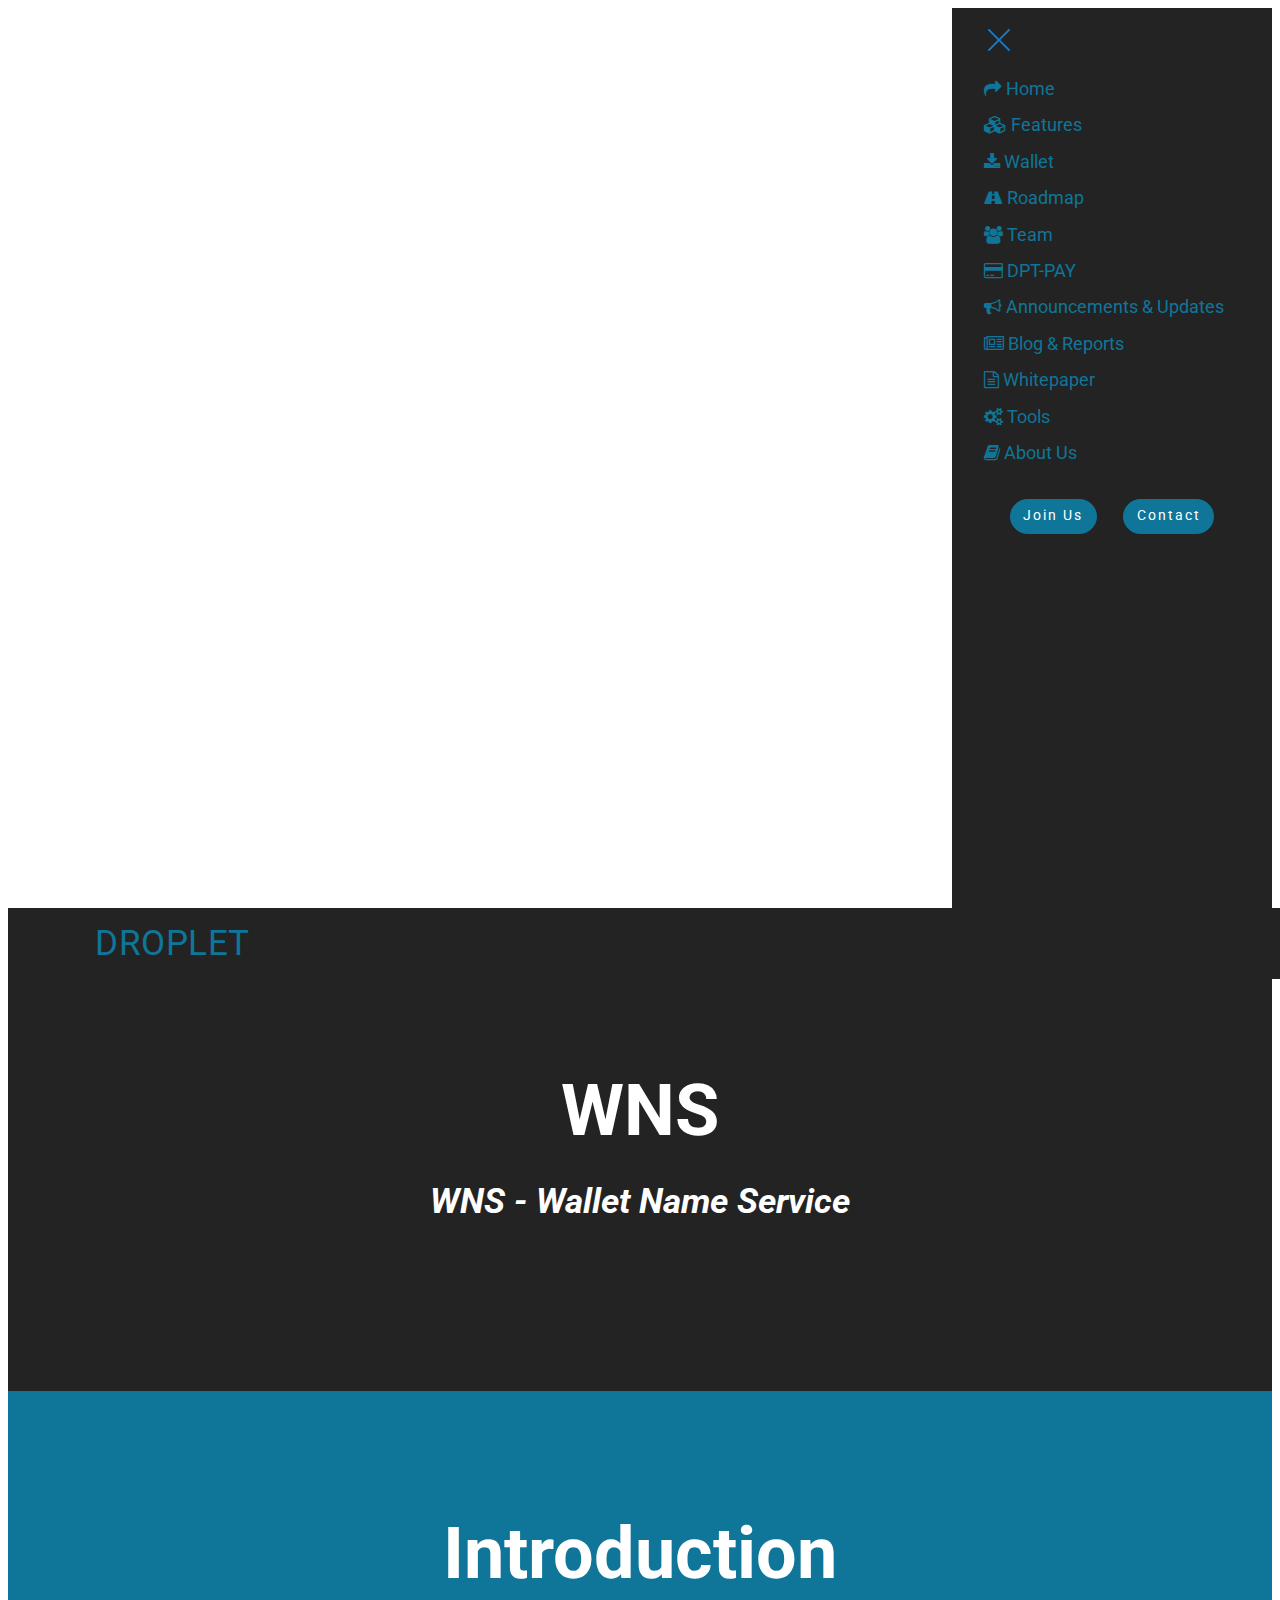
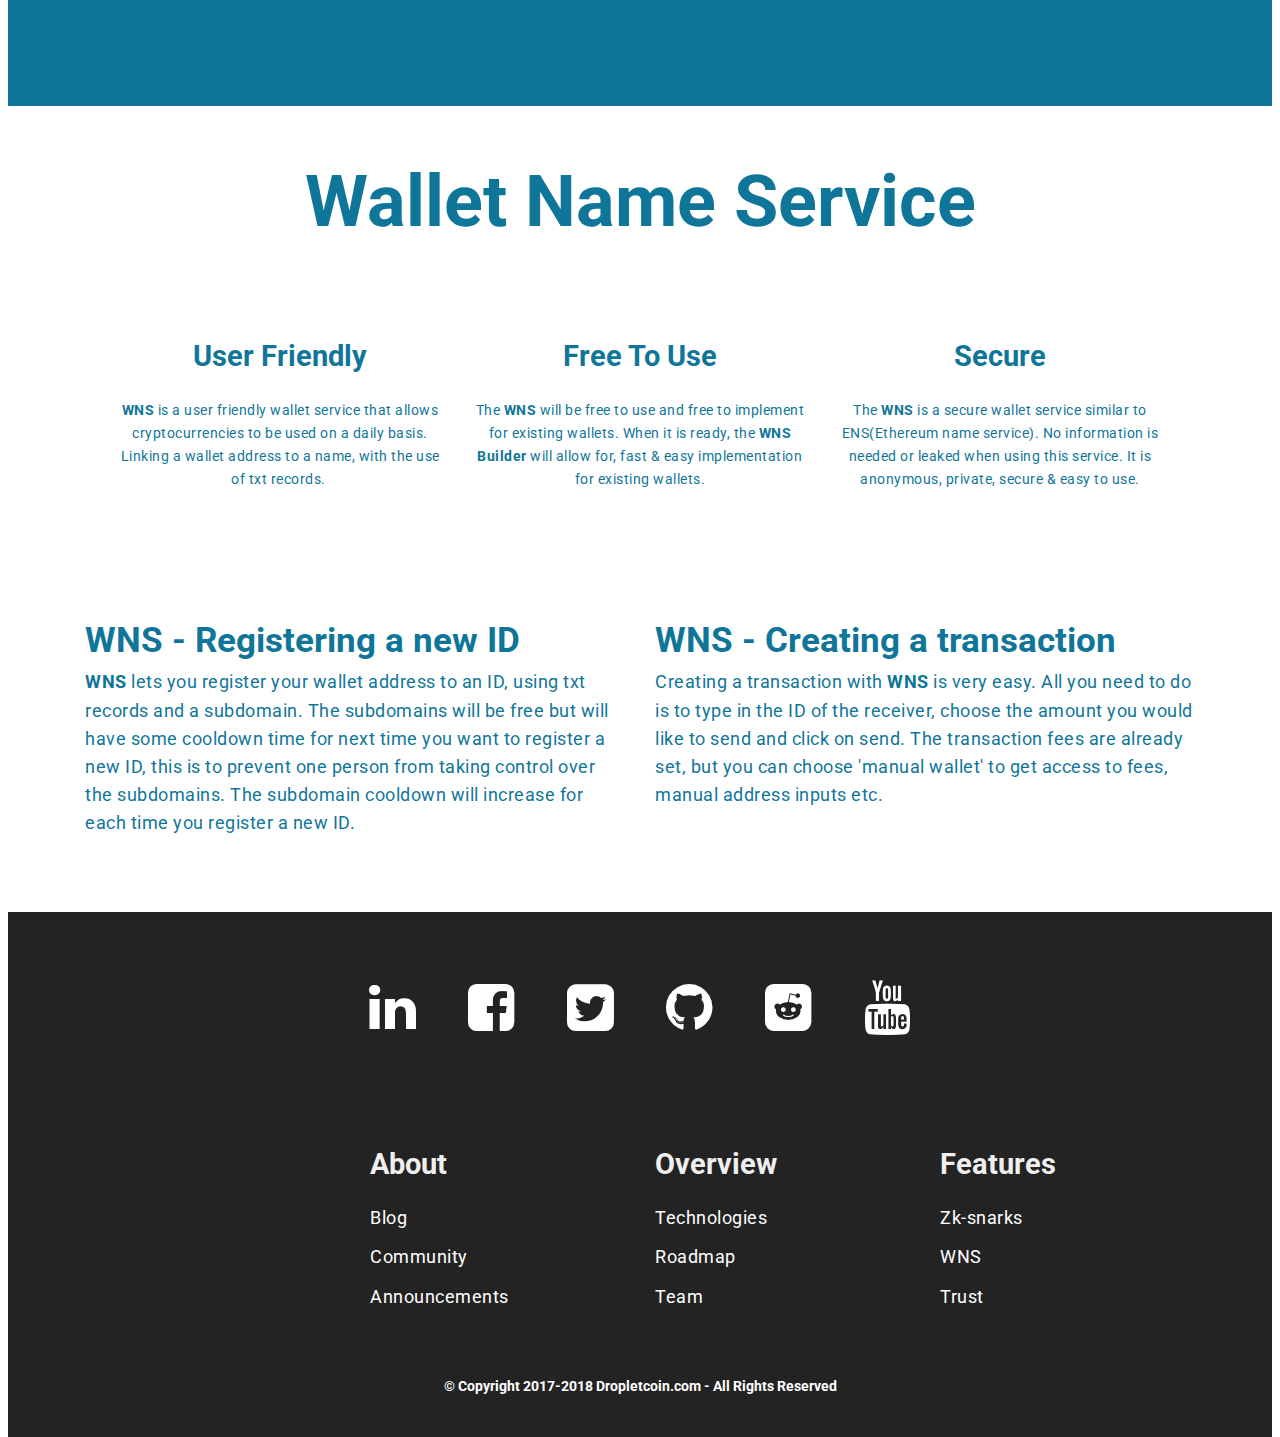
<file: WNS.html>
<!DOCTYPE html>
<html amp>
<head>
    <!-- © Copyright 2017 Dropletcoin.com - All Rights Reserved -->
  <meta charset="UTF-8">
  <meta http-equiv="X-UA-Compatible" content="IE=edge">
  <meta name="generator" content="Mobirise v4.6.5, mobirise.com">
  <meta name="viewport" content="width=device-width, initial-scale=1, minimum-scale=1">
  <link rel="shortcut icon" href="assets/images/droplet-coin-mynt-1-1250x1250.png" type="image/x-icon">
  <meta name="description" content="WNS">
  <title>WNS</title>
  <link rel="stylesheet" href="https://maxcdn.bootstrapcdn.com/font-awesome/4.7.0/css/font-awesome.min.css">
<link rel="canonical" href="WNS.html">
 <style amp-boilerplate>body{-webkit-animation:-amp-start 8s steps(1,end) 0s 1 normal both;-moz-animation:-amp-start 8s steps(1,end) 0s 1 normal both;-ms-animation:-amp-start 8s steps(1,end) 0s 1 normal both;animation:-amp-start 8s steps(1,end) 0s 1 normal both}@-webkit-keyframes -amp-start{from{visibility:hidden}to{visibility:visible}}@-moz-keyframes -amp-start{from{visibility:hidden}to{visibility:visible}}@-ms-keyframes -amp-start{from{visibility:hidden}to{visibility:visible}}@-o-keyframes -amp-start{from{visibility:hidden}to{visibility:visible}}@keyframes -amp-start{from{visibility:hidden}to{visibility:visible}}</style>
<noscript><style amp-boilerplate>body{-webkit-animation:none;-moz-animation:none;-ms-animation:none;animation:none}</style></noscript>
<link href="https://fonts.googleapis.com/css?family=Roboto:100,100i,300,300i,400,400i,500,500i,700,700i,900,900i&subset=cyrillic" rel="stylesheet">
 
 <style amp-custom> 
div,span,h1,h2,h3,h4,h5,h6,p,blockquote,a,ol,ul,li,figcaption{font: inherit;}section{background-color: #eeeeee;}section,.container,.container-fluid{position: relative;word-wrap: break-word;}a.mbr-iconfont:hover{text-decoration: none;}.article .lead p,.article .lead ul,.article .lead ol,.article .lead pre,.article .lead blockquote{margin-bottom: 0;}a{font-style: normal;font-weight: 400;cursor: pointer;}a,a:hover{text-decoration: none;}figure{margin-bottom: 0;}h1,h2,h3,h4,h5,h6,.h1,.h2,.h3,.h4,.h5,.h6,.display-1,.display-2,.display-3,.display-4{line-height: 1;word-break: break-word;word-wrap: break-word;}b,strong{font-weight: bold;}blockquote{padding: 10px 0 10px 20px;position: relative;border-left: 2px solid;border-color: #ff3366;}input:-webkit-autofill,input:-webkit-autofill:hover,input:-webkit-autofill:focus,input:-webkit-autofill:active{transition-delay: 9999s;transition-property: background-color,color;}textarea[type="hidden"]{display: none;}body{position: relative;}section{background-position: 50% 50%;background-repeat: no-repeat;background-size: cover;}section .mbr-background-video,section .mbr-background-video-preview{position: absolute;bottom: 0;left: 0;right: 0;top: 0;}.row{display: -webkit-box;display: -webkit-flex;display: -ms-flexbox;display: flex;-webkit-flex-wrap: wrap;-ms-flex-wrap: wrap;flex-wrap: wrap;margin-right: -15px;margin-left: -15px;}@media (min-width: 576px){.row{margin-right: -15px;margin-left: -15px;}}@media (min-width: 768px){.row{margin-right: -15px;margin-left: -15px;}}@media (min-width: 992px){.row{margin-right: -15px;margin-left: -15px;}}@media (min-width: 1200px){.row{margin-right: -15px;margin-left: -15px;}}.hidden{visibility: hidden;}.mbr-z-index20{z-index: 20;}.mbr-white{color: #ffffff;}.mbr-black{color: #000000;}.mbr-bg-white{background-color: #ffffff;}.mbr-bg-black{background-color: #000000;}.align-left{text-align: left;}.align-center{text-align: center;}.align-right{text-align: right;}@media (max-width: 767px){.align-left,.align-center,.align-right,.mbr-section-btn,.mbr-section-title{text-align: center;}}.mbr-light{font-weight: 300;}.mbr-regular{font-weight: 400;}.mbr-semibold{font-weight: 500;}.mbr-bold{font-weight: 700;}.mbr-figure img,.mbr-figure iframe{display: block;width: 100%;}.card{background-color: transparent;border: none;}.card-img{text-align: center;flex-shrink: 0;}.media{max-width: 100%;margin: 0 auto;}.mbr-figure{-ms-flex-item-align: center;-ms-grid-row-align: center;-webkit-align-self: center;align-self: center;}.media-container > div{max-width: 100%;}.mbr-figure img,.card-img img{width: 100%;}@media (max-width: 991px){.media-size-item{width: auto;}.media{width: auto;}.mbr-figure{width: 100%;}}.mbr-section-btn{margin-left: -.25rem;margin-right: -.25rem;font-size: 0;}nav .mbr-section-btn{margin-left: 0rem;margin-right: 0rem;}.btn .mbr-iconfont,.btn.btn-sm .mbr-iconfont{cursor: pointer;margin-right: 0.5rem;}.btn.btn-md .mbr-iconfont,.btn.btn-md .mbr-iconfont{margin-right: 0.8rem;}[type="submit"]{-webkit-appearance: none;}.mbr-fullscreen .mbr-overlay{min-height: 100vh;}.mbr-fullscreen{display: flex;display: -webkit-flex;display: -moz-flex;display: -ms-flex;display: -o-flex;align-items: center;-webkit-align-items: center;min-height: 100vh;box-sizing: border-box;padding-top: 3rem;padding-bottom: 3rem;}amp-img img{max-height: 100%;max-width: 100%;}img.mbr-temp{width: 100%;}.super-hide{display: none;}.is-builder .nodisplay + img[async],.is-builder .nodisplay + img[decoding="async"],.is-builder amp-img > a + img[async],.is-builder amp-img > a + img[decoding="async"]{display: none;}html:not(.is-builder) amp-img > a{position: absolute;top: 0;bottom: 0;left: 0;right: 0;z-index: 1;}.is-builder .temp-amp-sizer{position: absolute;}.is-builder amp-youtube .temp-amp-sizer,.is-builder amp-vimeo .temp-amp-sizer{position: static;}
*{box-sizing: border-box;}body{font-family: Roboto;font-style: normal;line-height: 1.5;}.mbr-section-title{font-style: normal;line-height: 1.2;}.mbr-section-subtitle{line-height: 1.3;}.mbr-text{font-style: normal;line-height: 1.6;}.display-1{font-family: 'Roboto',sans-serif;font-size: 4.5rem;}.display-2{font-family: 'Roboto',sans-serif;font-size: 2.2rem;}.display-4{font-family: 'Roboto',sans-serif;font-size: 0.9rem;}.display-5{font-family: 'Roboto',sans-serif;font-size: 1.8rem;}.display-7{font-family: 'Roboto',sans-serif;font-size: 1.1rem;}@media (max-width: 768px){.display-1{font-size: 3.6rem;font-size: calc( 2.225rem + (4.5 - 2.225) * ((100vw - 20rem) / (48 - 20)));line-height: calc( 1.4 * (2.225rem + (4.5 - 2.225) * ((100vw - 20rem) / (48 - 20))));}.display-2{font-size: 1.76rem;font-size: calc( 1.42rem + (2.2 - 1.42) * ((100vw - 20rem) / (48 - 20)));line-height: calc( 1.4 * (1.42rem + (2.2 - 1.42) * ((100vw - 20rem) / (48 - 20))));}.display-4{font-size: 0.72rem;font-size: calc( 0.965rem + (0.9 - 0.965) * ((100vw - 20rem) / (48 - 20)));line-height: calc( 1.4 * (0.965rem + (0.9 - 0.965) * ((100vw - 20rem) / (48 - 20))));}.display-5{font-size: 1.44rem;font-size: calc( 1.28rem + (1.8 - 1.28) * ((100vw - 20rem) / (48 - 20)));line-height: calc( 1.4 * (1.28rem + (1.8 - 1.28) * ((100vw - 20rem) / (48 - 20))));}}.btn{font-weight: 400;border-width: 2px;border-style: solid;font-style: normal;letter-spacing: 2px;margin: .4rem .8rem;white-space: normal;transition-property: background-color,color,border-color,box-shadow;transition-duration: .3s,.3s,.3s,2s;transition-timing-function: ease-in-out;padding: 1rem 2rem;border-radius: 0px;display: inline-flex;align-items: center;justify-content: center;word-break: break-word;}.btn-sm{border: 1px solid;font-weight: 400;letter-spacing: 2px;-webkit-transition: all 0.3s ease-in-out;-moz-transition: all 0.3s ease-in-out;transition: all 0.3s ease-in-out;padding: 0.6rem 0.8rem;border-radius: 0px;}.btn-md{font-weight: 600;letter-spacing: 2px;margin: .4rem .8rem;-webkit-transition: all 0.3s ease-in-out;-moz-transition: all 0.3s ease-in-out;transition: all 0.3s ease-in-out;padding: 1rem 2rem;border-radius: 0px;}.bg-primary{background-color: #0f7699;}.bg-success{background-color: #0dcd7b;}.bg-info{background-color: #8282e7;}.bg-warning{background-color: #767676;}.bg-danger{background-color: #a0a0a0;}.btn-primary,.btn-primary:active,.btn-primary.active{background-color: #0f7699;border-color: #0f7699;color: #ffffff;}.btn-primary:hover,.btn-primary:focus,.btn-primary.focus{color: #ffffff;background-color: #084053;border-color: #084053;}.btn-primary.disabled,.btn-primary:disabled{color: #ffffff;background-color: #084053;border-color: #084053;}.btn-secondary,.btn-secondary:active,.btn-secondary.active{background-color: #4addff;border-color: #4addff;color: #003c4a;}.btn-secondary:hover,.btn-secondary:focus,.btn-secondary.focus{color: #003c4a;background-color: #00cdfd;border-color: #00cdfd;}.btn-secondary.disabled,.btn-secondary:disabled{color: #003c4a;background-color: #00cdfd;border-color: #00cdfd;}.btn-info,.btn-info:active,.btn-info.active{background-color: #8282e7;border-color: #8282e7;color: #ffffff;}.btn-info:hover,.btn-info:focus,.btn-info.focus{color: #ffffff;background-color: #4242db;border-color: #4242db;}.btn-info.disabled,.btn-info:disabled{color: #ffffff;background-color: #4242db;border-color: #4242db;}.btn-success,.btn-success:active,.btn-success.active{background-color: #0dcd7b;border-color: #0dcd7b;color: #ffffff;}.btn-success:hover,.btn-success:focus,.btn-success.focus{color: #ffffff;background-color: #088550;border-color: #088550;}.btn-success.disabled,.btn-success:disabled{color: #ffffff;background-color: #088550;border-color: #088550;}.btn-warning,.btn-warning:active,.btn-warning.active{background-color: #767676;border-color: #767676;color: #ffffff;}.btn-warning:hover,.btn-warning:focus,.btn-warning.focus{color: #ffffff;background-color: #505050;border-color: #505050;}.btn-warning.disabled,.btn-warning:disabled{color: #ffffff;background-color: #505050;border-color: #505050;}.btn-danger,.btn-danger:active,.btn-danger.active{background-color: #a0a0a0;border-color: #a0a0a0;color: #ffffff;}.btn-danger:hover,.btn-danger:focus,.btn-danger.focus{color: #ffffff;background-color: #7a7a7a;border-color: #7a7a7a;}.btn-danger.disabled,.btn-danger:disabled{color: #ffffff;background-color: #7a7a7a;border-color: #7a7a7a;}.btn-black,.btn-black:active,.btn-black.active{background-color: #333333;border-color: #333333;color: #ffffff;}.btn-black:hover,.btn-black:focus,.btn-black.focus{color: #ffffff;background-color: #0d0d0d;border-color: #0d0d0d;}.btn-black.disabled,.btn-black:disabled{color: #ffffff;background-color: #0d0d0d;border-color: #0d0d0d;}.btn-white,.btn-white:active,.btn-white.active{background-color: #ffffff;border-color: #ffffff;color: #808080;}.btn-white:hover,.btn-white:focus,.btn-white.focus{color: #808080;background-color: #d9d9d9;border-color: #d9d9d9;}.btn-white.disabled,.btn-white:disabled{color: #808080;background-color: #d9d9d9;border-color: #d9d9d9;}.btn-white,.btn-white:active,.btn-white.active{color: #333333;}.btn-white:hover,.btn-white:focus,.btn-white.focus{color: #333333;}.btn-white.disabled,.btn-white:disabled{color: #333333;}.btn-primary-outline,.btn-primary-outline:active,.btn-primary-outline.active{background: none;border-color: #062e3c;color: #062e3c;}.btn-primary-outline:hover,.btn-primary-outline:focus,.btn-primary-outline.focus{color: #ffffff;background-color: #0f7699;border-color: #0f7699;}.btn-primary-outline.disabled,.btn-primary-outline:disabled{color: #ffffff;background-color: #0f7699;border-color: #0f7699;}.btn-secondary-outline,.btn-secondary-outline:active,.btn-secondary-outline.active{background: none;border-color: #00b8e3;color: #00b8e3;}.btn-secondary-outline:hover,.btn-secondary-outline:focus,.btn-secondary-outline.focus{color: #003c4a;background-color: #4addff;border-color: #4addff;}.btn-secondary-outline.disabled,.btn-secondary-outline:disabled{color: #003c4a;background-color: #4addff;border-color: #4addff;}.btn-info-outline,.btn-info-outline:active,.btn-info-outline.active{background: none;border-color: #2c2cd7;color: #2c2cd7;}.btn-info-outline:hover,.btn-info-outline:focus,.btn-info-outline.focus{color: #ffffff;background-color: #8282e7;border-color: #8282e7;}.btn-info-outline.disabled,.btn-info-outline:disabled{color: #ffffff;background-color: #8282e7;border-color: #8282e7;}.btn-success-outline,.btn-success-outline:active,.btn-success-outline.active{background: none;border-color: #076d41;color: #076d41;}.btn-success-outline:hover,.btn-success-outline:focus,.btn-success-outline.focus{color: #ffffff;background-color: #0dcd7b;border-color: #0dcd7b;}.btn-success-outline.disabled,.btn-success-outline:disabled{color: #ffffff;background-color: #0dcd7b;border-color: #0dcd7b;}.btn-warning-outline,.btn-warning-outline:active,.btn-warning-outline.active{background: none;border-color: #434343;color: #434343;}.btn-warning-outline:hover,.btn-warning-outline:focus,.btn-warning-outline.focus{color: #ffffff;background-color: #767676;border-color: #767676;}.btn-warning-outline.disabled,.btn-warning-outline:disabled{color: #ffffff;background-color: #767676;border-color: #767676;}.btn-danger-outline,.btn-danger-outline:active,.btn-danger-outline.active{background: none;border-color: #6d6d6d;color: #6d6d6d;}.btn-danger-outline:hover,.btn-danger-outline:focus,.btn-danger-outline.focus{color: #ffffff;background-color: #a0a0a0;border-color: #a0a0a0;}.btn-danger-outline.disabled,.btn-danger-outline:disabled{color: #ffffff;background-color: #a0a0a0;border-color: #a0a0a0;}.btn-black-outline,.btn-black-outline:active,.btn-black-outline.active{background: none;border-color: #000000;color: #000000;}.btn-black-outline:hover,.btn-black-outline:focus,.btn-black-outline.focus{color: #ffffff;background-color: #333333;border-color: #333333;}.btn-black-outline.disabled,.btn-black-outline:disabled{color: #ffffff;background-color: #333333;border-color: #333333;}.btn-white-outline,.btn-white-outline:active,.btn-white-outline.active{background: none;border-color: #ffffff;color: #ffffff;}.btn-white-outline:hover,.btn-white-outline:focus,.btn-white-outline.focus{color: #333333;background-color: #ffffff;border-color: #ffffff;}.text-primary{color: #0f7699;}.text-secondary{color: #4addff;}.text-success{color: #0dcd7b;}.text-info{color: #8282e7;}.text-warning{color: #767676;}.text-danger{color: #a0a0a0;}.text-white{color: #ffffff;}.text-black{color: #000000;}a.text-primary:hover,a.text-primary:focus{color: #062e3c;}a.text-secondary:hover,a.text-secondary:focus{color: #00b8e3;}a.text-success:hover,a.text-success:focus{color: #076d41;}a.text-info:hover,a.text-info:focus{color: #2c2cd7;}a.text-warning:hover,a.text-warning:focus{color: #434343;}a.text-danger:hover,a.text-danger:focus{color: #6d6d6d;}a.text-white:hover,a.text-white:focus{color: #b3b3b3;}a.text-black:hover,a.text-black:focus{color: #4d4d4d;}.alert-success{background-color: #0dcd7b;}.alert-info{background-color: #8282e7;}.alert-warning{background-color: #767676;}.alert-danger{background-color: #a0a0a0;}.mbr-section-btn a.btn:not(.btn-form){border-radius: 100px;transition-property: background-color,color,border-color,box-shadow;transition-duration: .3s,.3s,.3s,.8s;transition-timing-function: ease-in-out;}.mbr-section-btn a.btn:not(.btn-form):hover{box-shadow: 0 10px 40px 0 rgba(0,0,0,0.2);}.nav-tabs .nav-link{border-radius: 100px;}.btn-form{border-radius: 0;}.btn-form:hover{cursor: pointer;}a,a:hover{color: #0f7699;}.mbr-plan-header.bg-primary .mbr-plan-subtitle,.mbr-plan-header.bg-primary .mbr-plan-price-desc{color: #3cbfec;}.mbr-plan-header.bg-success .mbr-plan-subtitle,.mbr-plan-header.bg-success .mbr-plan-price-desc{color: #acfad9;}.mbr-plan-header.bg-info .mbr-plan-subtitle,.mbr-plan-header.bg-info .mbr-plan-price-desc{color: #ffffff;}.mbr-plan-header.bg-warning .mbr-plan-subtitle,.mbr-plan-header.bg-warning .mbr-plan-price-desc{color: #b6b6b6;}.mbr-plan-header.bg-danger .mbr-plan-subtitle,.mbr-plan-header.bg-danger .mbr-plan-price-desc{color: #e0e0e0;}blockquote{padding: 10px 0 10px 20px;position: relative;border-color: #0f7699;border-width: 3px;}ul,ol,pre,blockquote{margin-bottom: 0;margin-top: 0;}pre{background: #f4f4f4;padding: 10px 24px;white-space: pre-wrap;}.inactive{-webkit-user-select: none;-moz-user-select: none;-ms-user-select: none;user-select: none;pointer-events: none;-webkit-user-drag: none;user-drag: none;}html,body{height: auto;min-height: 100vh;}.popover-content ul.show{min-height: 155px;}#scrollToTop{display: none;}.mbr-container{max-width: 800px;padding: 0 10px;margin: 0 auto;position: relative;}h1,h2,h3{margin: auto;}h1,h3,p{padding: 10px 0;margin-bottom: 15px;}p,li,blockquote{color: #15181b;letter-spacing: 0.5px;line-height: 1.7;}.container{padding-right: 15px;padding-left: 15px;width: 100%;margin-right: auto;margin-left: auto;}@media (max-width: 767px){.container{max-width: 540px;}}@media (min-width: 768px){.container{max-width: 720px;}}@media (min-width: 992px){.container{max-width: 960px;}}@media (min-width: 1200px){.container{max-width: 1140px;}}.mbr-row{display: -webkit-box;display: -webkit-flex;display: -ms-flexbox;display: flex;-webkit-flex-wrap: wrap;-ms-flex-wrap: wrap;flex-wrap: wrap;margin-right: -15px;margin-left: -15px;}.mbr-justify-content-center{justify-content: center;}@media (max-width: 767px){.mbr-col-sm-12{-ms-flex: 0 0 100%;flex: 0 0 100%;max-width: 100%;padding-right: 15px;padding-left: 15px;}.mbr-row{margin: 0;}}@media (min-width: 768px){.mbr-col-md-3{-ms-flex: 0 0 25%;flex: 0 0 25%;max-width: 25%;padding-right: 15px;padding-left: 15px;}.mbr-col-md-4{-ms-flex: 0 0 33.333333%;flex: 0 0 33.333333%;max-width: 33.333333%;padding-right: 15px;padding-left: 15px;}.mbr-col-md-5{-ms-flex: 0 0 41.666667%;flex: 0 0 41.666667%;max-width: 41.666667%;padding-right: 15px;padding-left: 15px;}.mbr-col-md-6{-ms-flex: 0 0 50%;flex: 0 0 50%;max-width: 50%;padding-right: 15px;padding-left: 15px;}.mbr-col-md-7{-ms-flex: 0 0 58.333333%;flex: 0 0 58.333333%;max-width: 58.333333%;padding-right: 15px;padding-left: 15px;}.mbr-col-md-8{-ms-flex: 0 0 66.666667%;flex: 0 0 66.666667%;max-width: 66.666667%;padding-left: 15px;padding-right: 15px;}.mbr-col-md-10{-ms-flex: 0 0 83.333333%;flex: 0 0 83.333333%;max-width: 83.333333%;padding-left: 15px;padding-right: 15px;}.mbr-col-md-12{-ms-flex: 0 0 100%;flex: 0 0 100%;max-width: 100%;padding-right: 15px;padding-left: 15px;}}@media (min-width: 992px){.mbr-col-lg-2{-ms-flex: 0 0 16.666667%;flex: 0 0 16.666667%;max-width: 16.666667%;padding-right: 15px;padding-left: 15px;}.mbr-col-lg-3{-ms-flex: 0 0 25%;flex: 0 0 25%;max-width: 25%;padding-right: 15px;padding-left: 15px;}.mbr-col-lg-4{-ms-flex: 0 0 33.33%;flex: 0 0 33.33%;max-width: 33.33%;padding-right: 15px;padding-left: 15px;}.mbr-col-lg-5{-ms-flex: 0 0 41.666%;flex: 0 0 41.666%;max-width: 41.666%;padding-right: 15px;padding-left: 15px;}.mbr-col-lg-6{-ms-flex: 0 0 50%;flex: 0 0 50%;max-width: 50%;padding-right: 15px;padding-left: 15px;}.mbr-col-lg-8{-ms-flex: 0 0 66.666667%;flex: 0 0 66.666667%;max-width: 66.666667%;padding-left: 15px;padding-right: 15px;}.mbr-col-lg-10{-ms-flex: 0 0 83.3333%;flex: 0 0 83.3333%;max-width: 83.3333%;padding-right: 15px;padding-left: 15px;}.mbr-col-lg-12{-ms-flex: 0 0 100%;flex: 0 0 100%;max-width: 100%;padding-right: 15px;padding-left: 15px;}}@media (min-width: 1200px){.mbr-col-xl-7{-ms-flex: 0 0 58.333333%;flex: 0 0 58.333333%;max-width: 58.333333%;padding-right: 15px;padding-left: 15px;}.mbr-col-xl-8{-ms-flex: 0 0 66.666667%;flex: 0 0 66.666667%;max-width: 66.666667%;padding-left: 15px;padding-right: 15px;}}section.sidebar-open:before{content: '';position: fixed;top: 0;bottom: 0;right: 0;left: 0;background-color: rgba(0,0,0,0.2);z-index: 1040;}p{margin-top: 0;}.cid-qK9lJMtcBD amp-sidebar{min-width: 260px;z-index: 1050;background-color: #232323;}.cid-qK9lJMtcBD amp-sidebar.open:after{content: '';position: absolute;top: 0;left: 0;bottom: 0;right: 0;background-color: red;}.cid-qK9lJMtcBD .open{transform: translateX(0%);display: block;}.cid-qK9lJMtcBD .builder-sidebar{background-color: #232323;position: relative;height: 100vh;z-index: 1030;padding: 1rem 2rem;max-width: 20rem;}.cid-qK9lJMtcBD .headerbar{display: flex;flex-direction: column;justify-content: center;padding: .5rem 1rem;min-height: 70px;align-items: center;background: #232323;}.cid-qK9lJMtcBD .headerbar.sticky-nav{position: fixed;z-index: 1000;width: 100%;}.cid-qK9lJMtcBD button.sticky-but{position: fixed;}.cid-qK9lJMtcBD .brand{display: flex;align-items: center;align-self: flex-start;padding-right: 30px;}.cid-qK9lJMtcBD .brand p{margin: 0;padding: 0;}.cid-qK9lJMtcBD .brand-name{color: #0f7699;}.cid-qK9lJMtcBD .sidebar{padding: 1rem 0;margin: 0;}.cid-qK9lJMtcBD .sidebar > li{list-style: none;display: flex;flex-direction: column;}.cid-qK9lJMtcBD .sidebar a{display: block;text-decoration: none;margin-bottom: 10px;}.cid-qK9lJMtcBD .close-sidebar{width: 30px;height: 30px;position: relative;cursor: pointer;background-color: transparent;border: none;}.cid-qK9lJMtcBD .close-sidebar:focus{outline: 2px auto #0f7699;}.cid-qK9lJMtcBD .close-sidebar span{position: absolute;left: 0;width: 30px;height: 2px;border-right: 5px;background-color: #197bc6;}.cid-qK9lJMtcBD .close-sidebar span:nth-child(1){transform: rotate(45deg);}.cid-qK9lJMtcBD .close-sidebar span:nth-child(2){transform: rotate(-45deg);}@media (min-width: 992px){.cid-qK9lJMtcBD .brand-name{min-width: 8rem;}.cid-qK9lJMtcBD .builder-sidebar{margin-left: auto;}.cid-qK9lJMtcBD .builder-sidebar .sidebar li{flex-direction: row;flex-wrap: wrap;}.cid-qK9lJMtcBD .builder-sidebar .sidebar li a{padding: .5rem;margin: 0;}.cid-qK9lJMtcBD .builder-overlay{display: none;}}.cid-qK9lJMtcBD .hamburger{position: absolute;top: 25px;right: 20px;margin-left: auto;width: 30px;height: 20px;background: none;border: none;cursor: pointer;z-index: 1000;}@media (min-width: 768px){.cid-qK9lJMtcBD .hamburger{top: calc(0.5rem + 55 * 0.5px - 10px);}}.cid-qK9lJMtcBD .hamburger:focus{outline: none;}.cid-qK9lJMtcBD .hamburger span{position: absolute;right: 0;width: 30px;height: 2px;border-right: 5px;background-color: #197bc6;}.cid-qK9lJMtcBD .hamburger span:nth-child(1){top: 0;transition: all .2s;}.cid-qK9lJMtcBD .hamburger span:nth-child(2){top: 8px;transition: all .15s;}.cid-qK9lJMtcBD .hamburger span:nth-child(3){top: 8px;transition: all .15s;}.cid-qK9lJMtcBD .hamburger span:nth-child(4){top: 16px;transition: all .2s;}.cid-qK9lJMtcBD amp-img{height: 55px;width: 55px;margin-right: 1rem;display: flex;align-items: center;}@media (max-width: 768px){.cid-qK9lJMtcBD amp-img{max-height: 55px;max-width: 55px;}}.cid-qKNNHWvGnY{padding-top: 150px;padding-bottom: 150px;background-color: #232323;}.cid-qKNNHWvGnY .mbr-section-subtitle{margin-bottom: 1rem;}.cid-qKNNHWvGnY .mbr-section-title{color: #ffffff;text-align: center;}.cid-qKNNHWvGnY .mbr-section-subtitle,.cid-qKNNHWvGnY .mbr-section-btn{color: #000000;text-align: center;}.cid-qKNNHWvGnY .mbr-section-subtitle,.cid-qKNNHWvGnY .mbr-section-btn B{color: #ffffff;}.cid-qKO2aUCQlU{padding-top: 120px;padding-bottom: 60px;background-color: #0f7699;}.cid-qKO2aUCQlU .mbr-section-title{padding-bottom: 3rem;}.cid-qKO2aUCQlU .video-block{margin: auto;width: 100%;}@media (max-width: 767px){.cid-qKO2aUCQlU .video-block{width: 100%;}}.cid-qKO2aUCQlU .mbr-section-title,.cid-qKO2aUCQlU .video-title{color: #ffffff;}.cid-qKO3dd6rA3{padding-top: 60px;padding-bottom: 0px;background-color: #ffffff;}.cid-qKO3dd6rA3 .mbr-title{padding-bottom: 1rem;color: #0f7699;}.cid-qKO3dd6rA3 .mbr-section-btn{padding-top: 1.5rem;}.cid-qKO33n80oD{padding-top: 75px;padding-bottom: 60px;background-color: #ffffff;}.cid-qKO33n80oD .mbr-row{margin: 0 15px;}@media (max-width: 991px){.cid-qKO33n80oD .card{margin-bottom: 20px;}}.cid-qKO33n80oD .mbr-section-title{margin: 0;padding-bottom: 1rem;color: #0f7699;}.cid-qKO33n80oD .mbr-text{margin: 0;color: #0f7699;}.cid-qKT1UUTS2e{padding-top: 30px;padding-bottom: 30px;background-color: #ffffff;}.cid-qKT1UUTS2e .card{margin-bottom: 20px;position: relative;display: flex;-ms-flex-direction: column;flex-direction: column;min-width: 0;word-wrap: break-word;background-clip: border-box;border-radius: .25rem;width: 100%;min-height: 1px;}.cid-qKT1UUTS2e .card-title{margin: 0;color: #0f7699;}.cid-qKT1UUTS2e .card-box{padding-top: 2rem;}.cid-qKT1UUTS2e amp-img{width: 100%;}.cid-qKT1UUTS2e .mbr-text{color: #0f7699;}.cid-qKCGM6EZ47{padding-top: 45px;padding-bottom: 45px;background-color: #232323;}.cid-qKCGM6EZ47 h1{margin-bottom: 20px;}.cid-qKCGM6EZ47 .wrapper{text-align: center;}.cid-qKCGM6EZ47 .amp-iconfont{padding: 1rem;margin: .5rem;background: #232323;color: #ffffff;font-size: 3.4rem;}.cid-qKCGM6EZ47 B{color: #ffffff;}.cid-qKCGM6EZ47 #iconer:hover{background-color: #0f7699;transition: 1s;border-radius: 500px;}.cid-qKCGM6EZ47 #iconer{transition: 1s;}.cid-qK9v3ueOgg{padding-top: 45px;padding-bottom: 45px;background-color: #232323;}.cid-qK9v3ueOgg amp-img{text-align: center;}.cid-qK9v3ueOgg .items-col .item{margin: 0;}.cid-qK9v3ueOgg .item,.cid-qK9v3ueOgg .group-title{color: #efefef;padding-top: 0;}@media (max-width: 767px){.cid-qK9v3ueOgg .items-col{text-align: center;margin: 2rem 0;}}.cid-qK9v3ueOgg .item,.cid-qK9v3ueOgg .items{text-align: left;}.cid-qK9v3ueOgg .group-title{text-align: left;}.cid-qLm7SzWCnV{padding-top: 0px;padding-bottom: 15px;background-color: #232323;}.cid-qLm7SzWCnV .mbr-title{padding-bottom: 1rem;color: #ffffff;}.cid-qLm7SzWCnV .mbr-section-btn{padding-top: 1.5rem;}.cid-qLm7SzWCnV .mbr-section-subtitle{text-align: center;}</style>
 
  <script async  src="https://cdn.ampproject.org/v0.js"></script>
  <script async custom-element="amp-analytics" src="https://cdn.ampproject.org/v0/amp-analytics-0.1.js"></script>
  <script async custom-element="amp-sidebar" src="https://cdn.ampproject.org/v0/amp-sidebar-0.1.js"></script>
  <script async custom-element="amp-youtube" src="https://cdn.ampproject.org/v0/amp-youtube-0.1.js"></script>
  
  <style>
body, html {
  height: 100%;
}
.intro {
  height: 100%;
  width: 100%;
}
</style>
</head>
<body><amp-sidebar id="sidebar" class="cid-qK9lJMtcBD" layout="nodisplay" side="right">
        <div class="builder-sidebar" id="builder-sidebar">
            <button on="tap:sidebar.close" class="close-sidebar">
                <span></span>
                <span></span>
            </button>

            <div class="sidebar mbr-white" data-app-modern-menu="true"><a class="text-primary display-7" href="index.html"><span class="fa fa-mail-forward mbr-iconfont mbr-iconfont-btn"></span>&nbsp;Home</a> <a class="text-primary display-7" href="Features.html"><span class="fa fa-cubes mbr-iconfont mbr-iconfont-btn"></span>&nbsp;Features</a> <a class="text-primary display-7" href="Wallet.html"><span class="fa fa-download mbr-iconfont mbr-iconfont-btn"></span>&nbsp;Wallet</a> <a class="text-primary display-7" href="Roadmap.html"><span class="fa fa-road mbr-iconfont mbr-iconfont-btn"></span>&nbsp;Roadmap</a> <a class="text-primary display-7" href="Team.html"><span class="fa fa-group mbr-iconfont mbr-iconfont-btn"></span>&nbsp;Team</a> <a class="text-primary display-7" href="Pay.html"><span class="fa fa-credit-card mbr-iconfont mbr-iconfont-btn"></span>&nbsp;DPT-PAY</a>           
                   <a class="text-primary display-7" href="Announcements_&amp;_Updates.html"><span class="fa fa-bullhorn mbr-iconfont mbr-iconfont-btn"></span>&nbsp;Announcements &amp; Updates</a>   <a class="text-primary display-7" href="Blog_&amp;_Reports.html"><span class="fa fa-newspaper-o mbr-iconfont mbr-iconfont-btn"></span>&nbsp;Blog &amp; Reports</a>  <a class="text-primary display-7" href="Whitepaper.html"><span class="fa fa-file-text-o mbr-iconfont mbr-iconfont-btn"></span>&nbsp;Whitepaper</a> <a class="text-primary display-7" href="Tools.html"><span class="fa fa-gears mbr-iconfont mbr-iconfont-btn"></span>&nbsp;Tools</a> <a class="text-primary display-7" href="https://wikipedia.com/wiki/Droplet_Coin"><span class="fa fa-book mbr-iconfont mbr-iconfont-btn"></span>&nbsp;About Us</a></div>
            
            <div class="navbar-buttons mbr-section-btn align-center"><a class="btn btn-sm btn-primary display-4" href="Contribution_Request.html">Join Us</a> <a class="btn btn-sm btn-primary display-4" href="Contact.html">Contact</a></div>
        </div>
    </amp-sidebar>
  <section class="menu cid-qK9lJMtcBD" id="menu1-1h">
    
    <nav class="headerbar sticky-nav">
      <div class="brand">
          <span class="brand-logo">
              <amp-img src="assets/images/droplet-coin-mynt-1-1250x1250.png" layout="responsive" width="55" height="55" alt="Mobirise">
                  <a href="index.html"></a>
              </amp-img>
          </span>
          <p class="brand-name mbr-fonts-style display-2"><strong><a href="index.html">DROPLET</a></strong></p>
      </div>
    </nav>
    
    <button on="tap:sidebar.toggle" class="ampstart-btn hamburger sticky-but">
        <span></span>
        <span></span>
        <span></span>
        <span></span>
    </button>
</section>

<section class="header4 cid-qKNNHWvGnY" id="header4-5e">

    

    <div class="container">
        <h1 class="mbr-fonts-style mbr-section-title align-left mbr-black mbr-bold display-1">WNS</h1>
        <h2 class="mbr-fonts-style mbr-section-subtitle align-left mbr-black mbr-light display-2"><em><strong>WNS - Wallet Name Service</strong></em></h2>
        
    </div>
</section>

<section class="youtube2 cid-qKO2aUCQlU" id="youtube2-5f">

    

    <div class="container">
        <div class="mbr-row mbr-justify-content-center">
            <div class="video-title mbr-col-sm-12 align-center mbr-col-md-6">
                <h2 class="mbr-section-title mbr-fonts-style mbr-light display-1"><strong>Introduction</strong></h2>
            </div>
            <div class="video-block"><amp-youtube width="16" height="9" layout="responsive" data-videoid="r7XhSxv5XlY"></amp-youtube>
                
            </div>
        </div>
    </div>
</section>

<section class="mbr-section content19 cid-qKO3dd6rA3" id="content19-5h">

    

    <div class="mbr-container">
        <h2 class="mbr-title align-center mbr-fonts-style mbr-bold mbr-white display-1">Wallet Name Service</h2>
        
        
    </div>
</section>

<section class="content15 mbr-section cid-qKO33n80oD" id="content15-5g">

    
    
    <div class="container">
        <div class="mbr-row mbr-justify-content-center">
            <div class="card mbr-col-sm-12 mbr-col-md-6 mbr-col-lg-4">
                <h3 class="mbr-section-title mbr-fonts-style align-center display-5"><strong>User Friendly</strong></h3>
                <p class="mbr-text mbr-fonts-style align-center display-4"><strong>WNS </strong>is a user friendly wallet service that allows cryptocurrencies to be used on a daily basis. Linking a wallet address to a name, with the use of txt records.&nbsp;</p>             
            </div>
            
            <div class="card mbr-col-sm-12 mbr-col-md-6 mbr-col-lg-4">
                <h3 class="mbr-section-title mbr-fonts-style align-center display-5"><strong>Free To Use</strong></h3>
                <p class="mbr-text mbr-fonts-style align-center display-4">The <strong>WNS </strong>will be free to use and free to implement for existing wallets. When it is ready, the <strong>WNS Builder</strong> will allow for, fast &amp; easy implementation for existing wallets.</p> 
            </div>
        
            <div class="card mbr-col-sm-12 mbr-col-md-6 mbr-col-lg-4">
                <h3 class="mbr-section-title mbr-fonts-style align-center display-5"><strong>Secure</strong></h3>
                <p class="mbr-text mbr-fonts-style align-center display-4">The <strong>WNS </strong>is a secure wallet service similar to ENS(Ethereum name service). No information is needed or leaked when using this service. It is anonymous, private, secure &amp; easy to use.</p>
            </div>
        
            
        </div>
    </div>
</section>

<section class="features1 mbr-section cid-qKT1UUTS2e" id="features1-5m">

    
    
    <div class="container">
        <div class="mbr-row mbr-justify-content-center">
            <div class="card mbr-col-sm-12 mbr-col-md-6">
                <div class="card-wrapper">
                    <div class="card-img">
                        <amp-img src="assets/images/wns-ui-register-illustrated-1-5000x3474.png" layout="responsive" width="539.7236614853196" height="375" alt="Mobirise">
                            
                        </amp-img>
                    </div>
                    <div class="card-box">
                        <h4 class="card-title mbr-fonts-style align-left mbr-light display-2"><strong>
                            WNS - Registering a new ID</strong></h4>
                        <p class="mbr-text mbr-fonts-style align-left display-7"><strong>
                            WNS</strong> lets you register your wallet address to an ID, using txt records and a subdomain. The subdomains will be free but will have some cooldown time for next time you want to register a new ID, this is to prevent one person from taking control over the subdomains. The subdomain cooldown will increase for each time you register a new ID.</p>
                    </div>
                </div>
            </div>
            
            <div class="card mbr-col-sm-12 mbr-col-md-6">
                <div class="card-wrapper">
                    <div class="card-img">
                        <amp-img src="assets/images/wns-ui-send-illustrated-1-5000x3474.png" layout="responsive" height="375" width="539.7236614853196" alt="Mobirise">
                            
                        </amp-img>
                    </div>
                    <div class="card-box">
                        <h4 class="card-title mbr-fonts-style align-left mbr-light display-2"><strong>
                            WNS - Creating a transaction</strong></h4>
                        <p class="mbr-text mbr-fonts-style align-left display-7">Creating a transaction with <strong>WNS </strong>is very easy. All you need to do is to type in the ID of the receiver, choose the amount you would like to send and click on send. The transaction fees are already set, but you can choose 'manual wallet' to get access to fees, manual address inputs etc.</p>
                    </div>
                </div>
            </div>
            
        </div>
    </div>
</section>

<section class="social-follow cid-qKCGM6EZ47" id="social-follow-2u">

    

    <div class="wrapper">
        
        <div class="icons-list">
            
            
            
            
            
            
            
        <a href="https://www.linkedin.com/company/dropletcoin/" target="_blank">
                <span id="iconer" class="amp-iconfont fa-linkedin fa"></span>
            </a><a href="https://www.facebook.com/Dropletcoin.official/" target="_blank">
                <span id="iconer" class="amp-iconfont fa-facebook-square fa"></span>
            </a><a href="https://twitter.com/DropletCoin" target="_blank">
                <span id="iconer" class="amp-iconfont fa-twitter-square fa"></span>
            </a><a href="https://github.com/DropletCoin" target="_blank">
                <span id="iconer" class="amp-iconfont fa-github fa"></span>
            </a><a href="https://www.reddit.com/r/Droplet_coin/" target="_blank">
                <span id="iconer" class="amp-iconfont fa-reddit-square fa"></span>
            </a><a href="https://www.youtube.com/channel/UChOF3y11_clZDhjWu_Jibyw" target="_blank">
                <span id="iconer" class="amp-iconfont fa-youtube fa"></span>
            </a></div>
    </div>
</section>

<section class="footer3 cid-qK9v3ueOgg" id="footer3-1i">

    

    <div class="container">
        <div class="mbr-row mbr-justify-content-center">
            <div id="bildedpt" class="image-block mbr-col-sm-12 mbr-col-md-3">
                <amp-img src="assets/images/droplet-seddelen-hvit-bg-2957x1340.png" layout="responsive" width="255.97910447761194" height="116" alt="Mobirise">
                    
                </amp-img>
            </div>

            <div class="items-col mbr-col-sm-12 align-right mbr-col-md-3">
                <h3 class="mbr-fonts-style group-title mbr-bold display-5">About</h3>
                <div class="items">
                    
                    
                    
                <p class="item mbr-fonts-style display-7"><a href="Blog_&amp;_Reports.html" class="text-white">Blog</a></p><p class="item mbr-fonts-style display-7"><a href="https://www.reddit.com/r/Droplet_coin/" target="_blank" class="text-white">Community</a></p><p class="item mbr-fonts-style display-7">
                        <a href="Announcements_&amp;_Updates.html" class="text-white">Announcements</a></p></div>
            </div>

            <div class="items-col mbr-col-sm-12 align-right mbr-col-md-3">
                <h3 class="mbr-fonts-style group-title mbr-bold display-5">
                    Overview</h3>
                <div class="items">
                    
                    
                    
                <p class="item mbr-fonts-style display-7">
                        <a href="Features.html" class="text-white">Technologies</a></p><p class="item mbr-fonts-style display-7">
                        <a href="Roadmap.html" class="text-white">Roadmap</a></p><p class="item mbr-fonts-style display-7">
                        <a href="Team.html" class="text-white">Team</a></p></div>
            </div>

            <div id="featuresid" class="items-col mbr-col-sm-12 align-right mbr-col-md-3">
                <h3 class="mbr-fonts-style group-title mbr-bold display-5">
                    Features</h3>
                <div class="items">
                    
                    
                    
                <p class="item mbr-fonts-style display-7">
                        <a href="zk-snarks.html" class="text-white">Zk-snarks</a></p><p class="item mbr-fonts-style display-7">
                        <a href="WNS.html" class="text-white">WNS</a></p><p class="item mbr-fonts-style display-7">
                        <a href="Trust.html" class="text-white">Trust</a></p></div>
            </div>

        </div>
    </div>
</section>

<section class="mbr-section content19 cid-qLm7SzWCnV" id="content19-6e">

    

    <div class="mbr-container">
        
        <h3 class="mbr-section-subtitle align-center mbr-light mbr-fonts-style mbr-white display-4"><strong>© Copyright 2017-2018 Dropletcoin.com - All Rights Reserved</strong></h3>
        
    </div>
</section>


  
  
</body>
</html>
</file>
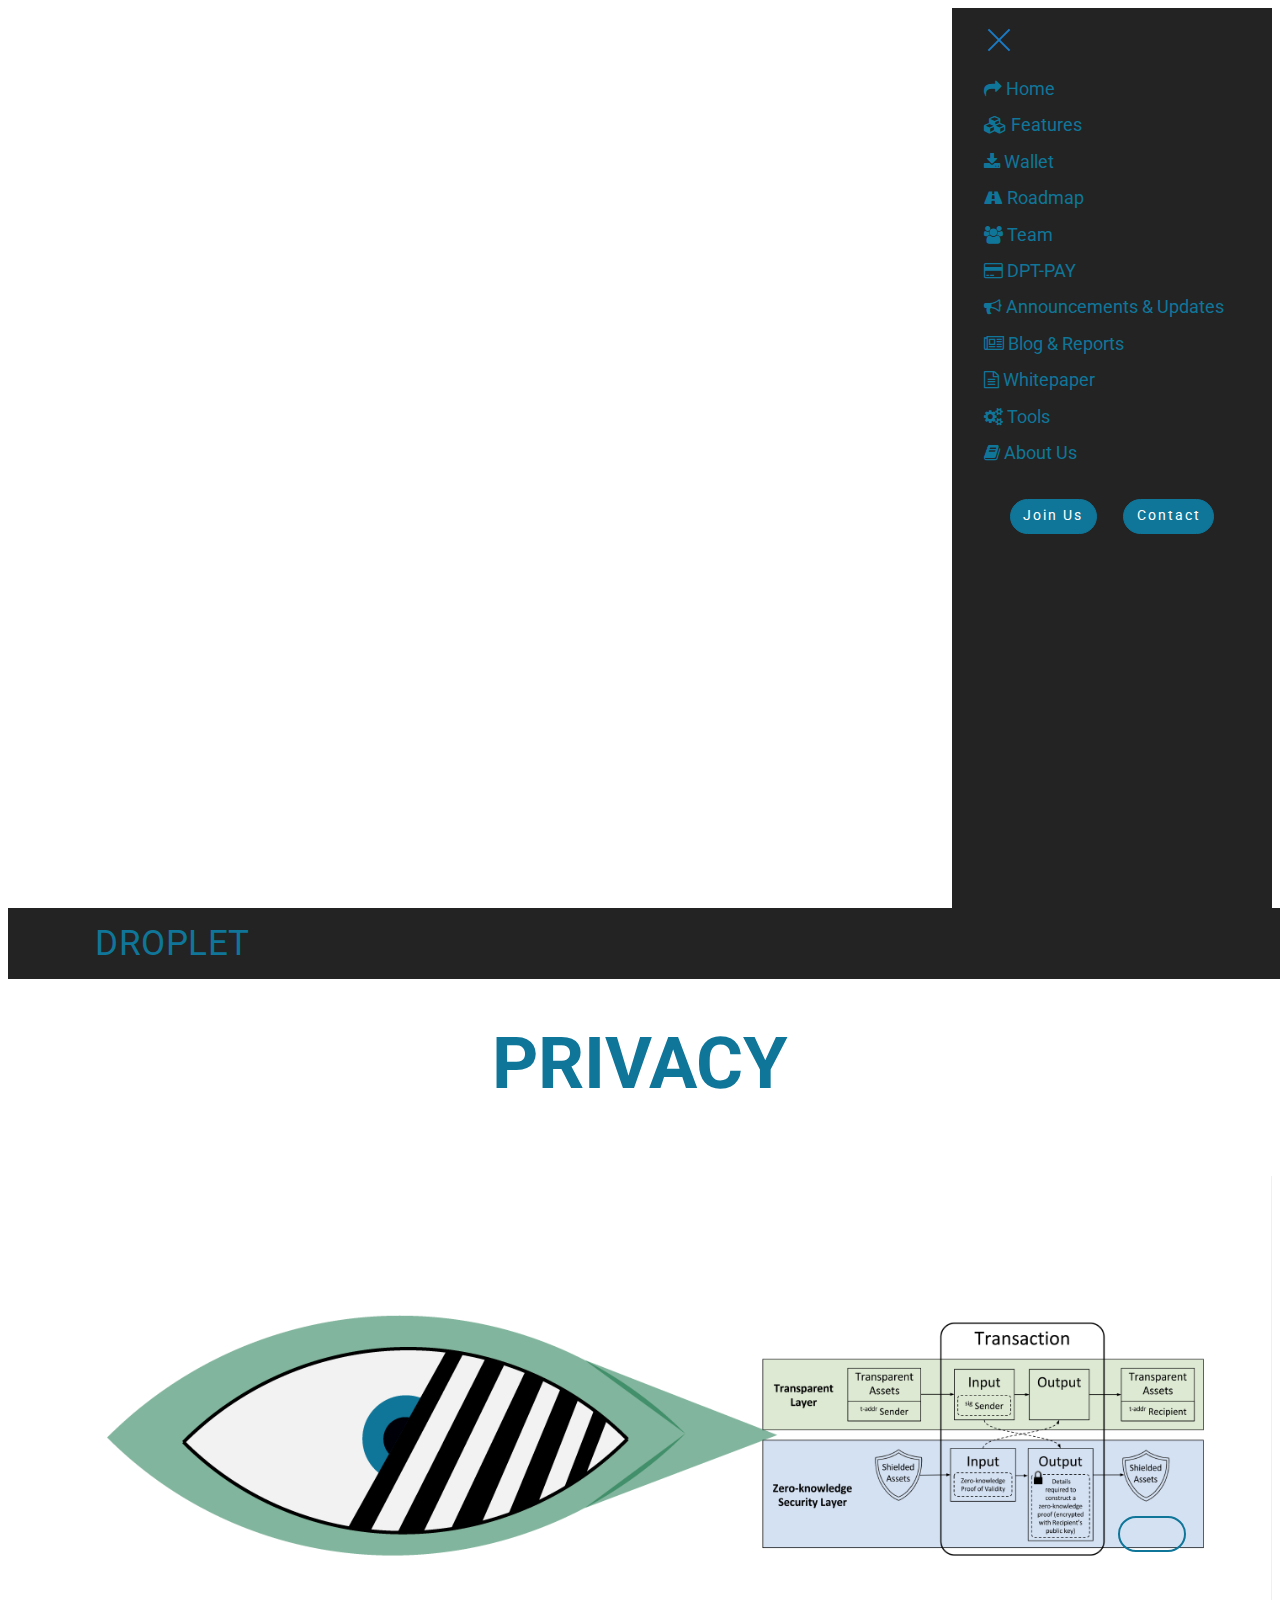
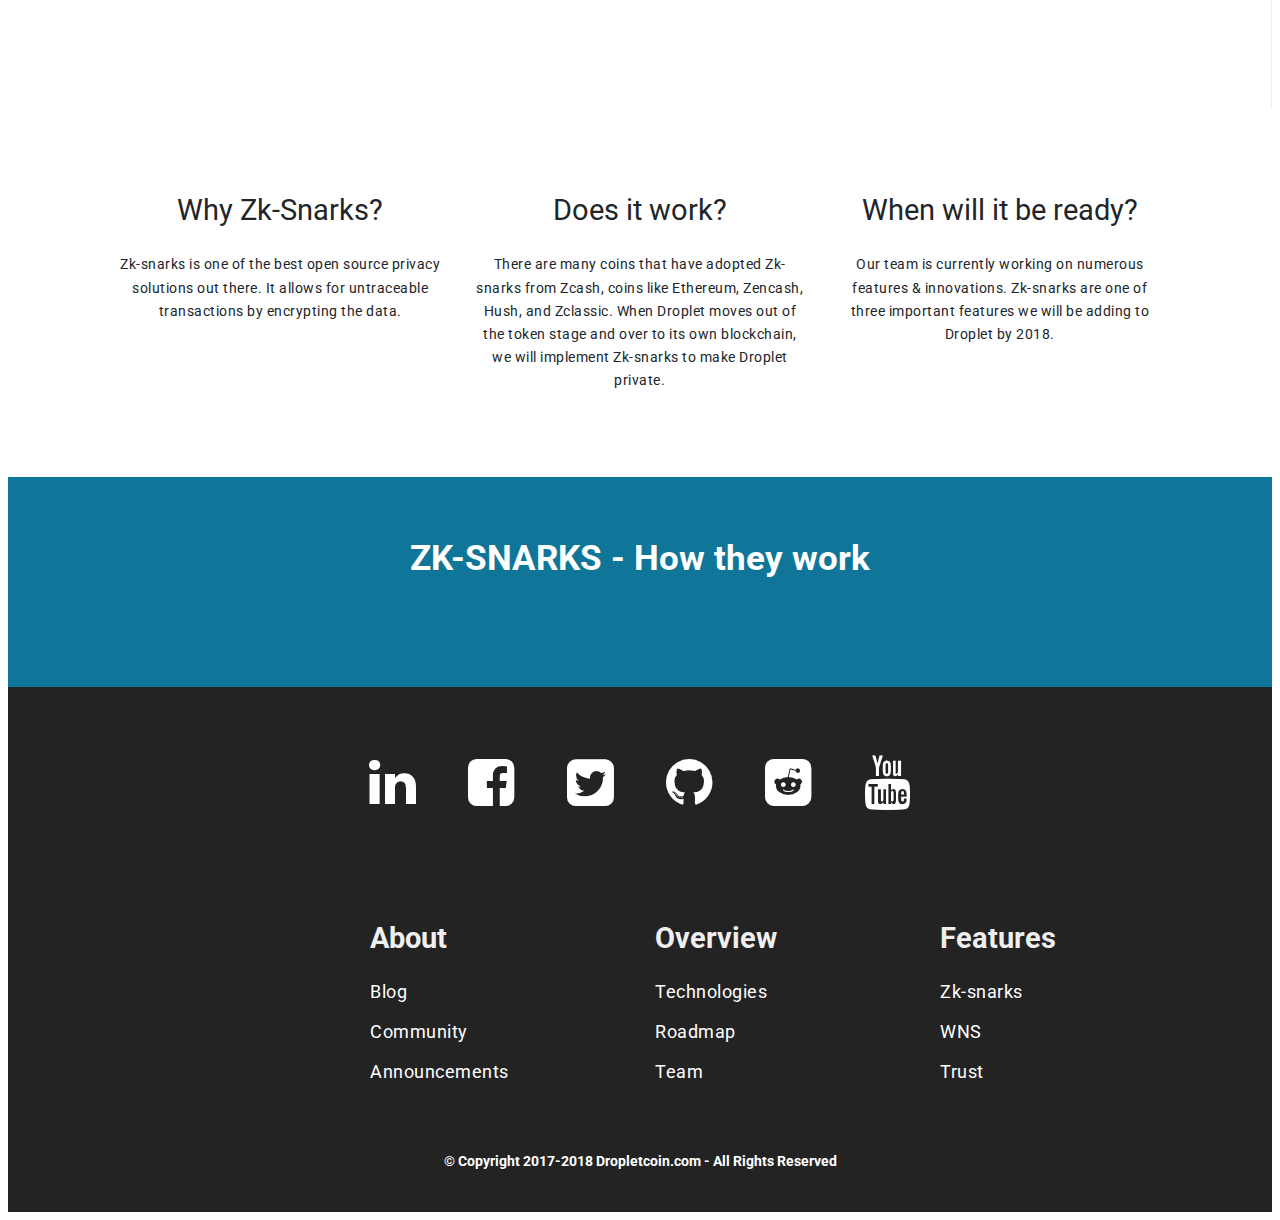
<file: zk-snarks.html>
<!DOCTYPE html>
<html amp>
<head>
    <!-- © Copyright 2017 Dropletcoin.com - All Rights Reserved -->
  <meta charset="UTF-8">
  <meta http-equiv="X-UA-Compatible" content="IE=edge">
  <meta name="generator" content="Mobirise v4.6.5, mobirise.com">
  <meta name="viewport" content="width=device-width, initial-scale=1, minimum-scale=1">
  <link rel="shortcut icon" href="assets/images/droplet-coin-mynt-1-1250x1250.png" type="image/x-icon">
  <meta name="description" content="zk-snarks">
  <title>zk-snarks</title>
  <link rel="stylesheet" href="https://maxcdn.bootstrapcdn.com/font-awesome/4.7.0/css/font-awesome.min.css">
<link rel="canonical" href="zk-snarks.html">
 <style amp-boilerplate>body{-webkit-animation:-amp-start 8s steps(1,end) 0s 1 normal both;-moz-animation:-amp-start 8s steps(1,end) 0s 1 normal both;-ms-animation:-amp-start 8s steps(1,end) 0s 1 normal both;animation:-amp-start 8s steps(1,end) 0s 1 normal both}@-webkit-keyframes -amp-start{from{visibility:hidden}to{visibility:visible}}@-moz-keyframes -amp-start{from{visibility:hidden}to{visibility:visible}}@-ms-keyframes -amp-start{from{visibility:hidden}to{visibility:visible}}@-o-keyframes -amp-start{from{visibility:hidden}to{visibility:visible}}@keyframes -amp-start{from{visibility:hidden}to{visibility:visible}}</style>
<noscript><style amp-boilerplate>body{-webkit-animation:none;-moz-animation:none;-ms-animation:none;animation:none}</style></noscript>
<link href="https://fonts.googleapis.com/css?family=Roboto:100,100i,300,300i,400,400i,500,500i,700,700i,900,900i&subset=cyrillic" rel="stylesheet">
 
 <style amp-custom> 
div,span,h1,h2,h3,h4,h5,h6,p,blockquote,a,ol,ul,li,figcaption{font: inherit;}section{background-color: #eeeeee;}section,.container,.container-fluid{position: relative;word-wrap: break-word;}a.mbr-iconfont:hover{text-decoration: none;}.article .lead p,.article .lead ul,.article .lead ol,.article .lead pre,.article .lead blockquote{margin-bottom: 0;}a{font-style: normal;font-weight: 400;cursor: pointer;}a,a:hover{text-decoration: none;}figure{margin-bottom: 0;}h1,h2,h3,h4,h5,h6,.h1,.h2,.h3,.h4,.h5,.h6,.display-1,.display-2,.display-3,.display-4{line-height: 1;word-break: break-word;word-wrap: break-word;}b,strong{font-weight: bold;}blockquote{padding: 10px 0 10px 20px;position: relative;border-left: 2px solid;border-color: #ff3366;}input:-webkit-autofill,input:-webkit-autofill:hover,input:-webkit-autofill:focus,input:-webkit-autofill:active{transition-delay: 9999s;transition-property: background-color,color;}textarea[type="hidden"]{display: none;}body{position: relative;}section{background-position: 50% 50%;background-repeat: no-repeat;background-size: cover;}section .mbr-background-video,section .mbr-background-video-preview{position: absolute;bottom: 0;left: 0;right: 0;top: 0;}.row{display: -webkit-box;display: -webkit-flex;display: -ms-flexbox;display: flex;-webkit-flex-wrap: wrap;-ms-flex-wrap: wrap;flex-wrap: wrap;margin-right: -15px;margin-left: -15px;}@media (min-width: 576px){.row{margin-right: -15px;margin-left: -15px;}}@media (min-width: 768px){.row{margin-right: -15px;margin-left: -15px;}}@media (min-width: 992px){.row{margin-right: -15px;margin-left: -15px;}}@media (min-width: 1200px){.row{margin-right: -15px;margin-left: -15px;}}.hidden{visibility: hidden;}.mbr-z-index20{z-index: 20;}.mbr-white{color: #ffffff;}.mbr-black{color: #000000;}.mbr-bg-white{background-color: #ffffff;}.mbr-bg-black{background-color: #000000;}.align-left{text-align: left;}.align-center{text-align: center;}.align-right{text-align: right;}@media (max-width: 767px){.align-left,.align-center,.align-right,.mbr-section-btn,.mbr-section-title{text-align: center;}}.mbr-light{font-weight: 300;}.mbr-regular{font-weight: 400;}.mbr-semibold{font-weight: 500;}.mbr-bold{font-weight: 700;}.mbr-figure img,.mbr-figure iframe{display: block;width: 100%;}.card{background-color: transparent;border: none;}.card-img{text-align: center;flex-shrink: 0;}.media{max-width: 100%;margin: 0 auto;}.mbr-figure{-ms-flex-item-align: center;-ms-grid-row-align: center;-webkit-align-self: center;align-self: center;}.media-container > div{max-width: 100%;}.mbr-figure img,.card-img img{width: 100%;}@media (max-width: 991px){.media-size-item{width: auto;}.media{width: auto;}.mbr-figure{width: 100%;}}.mbr-section-btn{margin-left: -.25rem;margin-right: -.25rem;font-size: 0;}nav .mbr-section-btn{margin-left: 0rem;margin-right: 0rem;}.btn .mbr-iconfont,.btn.btn-sm .mbr-iconfont{cursor: pointer;margin-right: 0.5rem;}.btn.btn-md .mbr-iconfont,.btn.btn-md .mbr-iconfont{margin-right: 0.8rem;}[type="submit"]{-webkit-appearance: none;}.mbr-fullscreen .mbr-overlay{min-height: 100vh;}.mbr-fullscreen{display: flex;display: -webkit-flex;display: -moz-flex;display: -ms-flex;display: -o-flex;align-items: center;-webkit-align-items: center;min-height: 100vh;box-sizing: border-box;padding-top: 3rem;padding-bottom: 3rem;}amp-img img{max-height: 100%;max-width: 100%;}img.mbr-temp{width: 100%;}.super-hide{display: none;}.is-builder .nodisplay + img[async],.is-builder .nodisplay + img[decoding="async"],.is-builder amp-img > a + img[async],.is-builder amp-img > a + img[decoding="async"]{display: none;}html:not(.is-builder) amp-img > a{position: absolute;top: 0;bottom: 0;left: 0;right: 0;z-index: 1;}.is-builder .temp-amp-sizer{position: absolute;}.is-builder amp-youtube .temp-amp-sizer,.is-builder amp-vimeo .temp-amp-sizer{position: static;}
*{box-sizing: border-box;}body{font-family: Roboto;font-style: normal;line-height: 1.5;}.mbr-section-title{font-style: normal;line-height: 1.2;}.mbr-section-subtitle{line-height: 1.3;}.mbr-text{font-style: normal;line-height: 1.6;}.display-1{font-family: 'Roboto',sans-serif;font-size: 4.5rem;}.display-2{font-family: 'Roboto',sans-serif;font-size: 2.2rem;}.display-4{font-family: 'Roboto',sans-serif;font-size: 0.9rem;}.display-5{font-family: 'Roboto',sans-serif;font-size: 1.8rem;}.display-7{font-family: 'Roboto',sans-serif;font-size: 1.1rem;}@media (max-width: 768px){.display-1{font-size: 3.6rem;font-size: calc( 2.225rem + (4.5 - 2.225) * ((100vw - 20rem) / (48 - 20)));line-height: calc( 1.4 * (2.225rem + (4.5 - 2.225) * ((100vw - 20rem) / (48 - 20))));}.display-2{font-size: 1.76rem;font-size: calc( 1.42rem + (2.2 - 1.42) * ((100vw - 20rem) / (48 - 20)));line-height: calc( 1.4 * (1.42rem + (2.2 - 1.42) * ((100vw - 20rem) / (48 - 20))));}.display-4{font-size: 0.72rem;font-size: calc( 0.965rem + (0.9 - 0.965) * ((100vw - 20rem) / (48 - 20)));line-height: calc( 1.4 * (0.965rem + (0.9 - 0.965) * ((100vw - 20rem) / (48 - 20))));}.display-5{font-size: 1.44rem;font-size: calc( 1.28rem + (1.8 - 1.28) * ((100vw - 20rem) / (48 - 20)));line-height: calc( 1.4 * (1.28rem + (1.8 - 1.28) * ((100vw - 20rem) / (48 - 20))));}}.btn{font-weight: 400;border-width: 2px;border-style: solid;font-style: normal;letter-spacing: 2px;margin: .4rem .8rem;white-space: normal;transition-property: background-color,color,border-color,box-shadow;transition-duration: .3s,.3s,.3s,2s;transition-timing-function: ease-in-out;padding: 1rem 2rem;border-radius: 0px;display: inline-flex;align-items: center;justify-content: center;word-break: break-word;}.btn-sm{border: 1px solid;font-weight: 400;letter-spacing: 2px;-webkit-transition: all 0.3s ease-in-out;-moz-transition: all 0.3s ease-in-out;transition: all 0.3s ease-in-out;padding: 0.6rem 0.8rem;border-radius: 0px;}.btn-md{font-weight: 600;letter-spacing: 2px;margin: .4rem .8rem;-webkit-transition: all 0.3s ease-in-out;-moz-transition: all 0.3s ease-in-out;transition: all 0.3s ease-in-out;padding: 1rem 2rem;border-radius: 0px;}.bg-primary{background-color: #0f7699;}.bg-success{background-color: #0dcd7b;}.bg-info{background-color: #8282e7;}.bg-warning{background-color: #767676;}.bg-danger{background-color: #a0a0a0;}.btn-primary,.btn-primary:active,.btn-primary.active{background-color: #0f7699;border-color: #0f7699;color: #ffffff;}.btn-primary:hover,.btn-primary:focus,.btn-primary.focus{color: #ffffff;background-color: #084053;border-color: #084053;}.btn-primary.disabled,.btn-primary:disabled{color: #ffffff;background-color: #084053;border-color: #084053;}.btn-secondary,.btn-secondary:active,.btn-secondary.active{background-color: #4addff;border-color: #4addff;color: #003c4a;}.btn-secondary:hover,.btn-secondary:focus,.btn-secondary.focus{color: #003c4a;background-color: #00cdfd;border-color: #00cdfd;}.btn-secondary.disabled,.btn-secondary:disabled{color: #003c4a;background-color: #00cdfd;border-color: #00cdfd;}.btn-info,.btn-info:active,.btn-info.active{background-color: #8282e7;border-color: #8282e7;color: #ffffff;}.btn-info:hover,.btn-info:focus,.btn-info.focus{color: #ffffff;background-color: #4242db;border-color: #4242db;}.btn-info.disabled,.btn-info:disabled{color: #ffffff;background-color: #4242db;border-color: #4242db;}.btn-success,.btn-success:active,.btn-success.active{background-color: #0dcd7b;border-color: #0dcd7b;color: #ffffff;}.btn-success:hover,.btn-success:focus,.btn-success.focus{color: #ffffff;background-color: #088550;border-color: #088550;}.btn-success.disabled,.btn-success:disabled{color: #ffffff;background-color: #088550;border-color: #088550;}.btn-warning,.btn-warning:active,.btn-warning.active{background-color: #767676;border-color: #767676;color: #ffffff;}.btn-warning:hover,.btn-warning:focus,.btn-warning.focus{color: #ffffff;background-color: #505050;border-color: #505050;}.btn-warning.disabled,.btn-warning:disabled{color: #ffffff;background-color: #505050;border-color: #505050;}.btn-danger,.btn-danger:active,.btn-danger.active{background-color: #a0a0a0;border-color: #a0a0a0;color: #ffffff;}.btn-danger:hover,.btn-danger:focus,.btn-danger.focus{color: #ffffff;background-color: #7a7a7a;border-color: #7a7a7a;}.btn-danger.disabled,.btn-danger:disabled{color: #ffffff;background-color: #7a7a7a;border-color: #7a7a7a;}.btn-black,.btn-black:active,.btn-black.active{background-color: #333333;border-color: #333333;color: #ffffff;}.btn-black:hover,.btn-black:focus,.btn-black.focus{color: #ffffff;background-color: #0d0d0d;border-color: #0d0d0d;}.btn-black.disabled,.btn-black:disabled{color: #ffffff;background-color: #0d0d0d;border-color: #0d0d0d;}.btn-white,.btn-white:active,.btn-white.active{background-color: #ffffff;border-color: #ffffff;color: #808080;}.btn-white:hover,.btn-white:focus,.btn-white.focus{color: #808080;background-color: #d9d9d9;border-color: #d9d9d9;}.btn-white.disabled,.btn-white:disabled{color: #808080;background-color: #d9d9d9;border-color: #d9d9d9;}.btn-white,.btn-white:active,.btn-white.active{color: #333333;}.btn-white:hover,.btn-white:focus,.btn-white.focus{color: #333333;}.btn-white.disabled,.btn-white:disabled{color: #333333;}.btn-primary-outline,.btn-primary-outline:active,.btn-primary-outline.active{background: none;border-color: #062e3c;color: #062e3c;}.btn-primary-outline:hover,.btn-primary-outline:focus,.btn-primary-outline.focus{color: #ffffff;background-color: #0f7699;border-color: #0f7699;}.btn-primary-outline.disabled,.btn-primary-outline:disabled{color: #ffffff;background-color: #0f7699;border-color: #0f7699;}.btn-secondary-outline,.btn-secondary-outline:active,.btn-secondary-outline.active{background: none;border-color: #00b8e3;color: #00b8e3;}.btn-secondary-outline:hover,.btn-secondary-outline:focus,.btn-secondary-outline.focus{color: #003c4a;background-color: #4addff;border-color: #4addff;}.btn-secondary-outline.disabled,.btn-secondary-outline:disabled{color: #003c4a;background-color: #4addff;border-color: #4addff;}.btn-info-outline,.btn-info-outline:active,.btn-info-outline.active{background: none;border-color: #2c2cd7;color: #2c2cd7;}.btn-info-outline:hover,.btn-info-outline:focus,.btn-info-outline.focus{color: #ffffff;background-color: #8282e7;border-color: #8282e7;}.btn-info-outline.disabled,.btn-info-outline:disabled{color: #ffffff;background-color: #8282e7;border-color: #8282e7;}.btn-success-outline,.btn-success-outline:active,.btn-success-outline.active{background: none;border-color: #076d41;color: #076d41;}.btn-success-outline:hover,.btn-success-outline:focus,.btn-success-outline.focus{color: #ffffff;background-color: #0dcd7b;border-color: #0dcd7b;}.btn-success-outline.disabled,.btn-success-outline:disabled{color: #ffffff;background-color: #0dcd7b;border-color: #0dcd7b;}.btn-warning-outline,.btn-warning-outline:active,.btn-warning-outline.active{background: none;border-color: #434343;color: #434343;}.btn-warning-outline:hover,.btn-warning-outline:focus,.btn-warning-outline.focus{color: #ffffff;background-color: #767676;border-color: #767676;}.btn-warning-outline.disabled,.btn-warning-outline:disabled{color: #ffffff;background-color: #767676;border-color: #767676;}.btn-danger-outline,.btn-danger-outline:active,.btn-danger-outline.active{background: none;border-color: #6d6d6d;color: #6d6d6d;}.btn-danger-outline:hover,.btn-danger-outline:focus,.btn-danger-outline.focus{color: #ffffff;background-color: #a0a0a0;border-color: #a0a0a0;}.btn-danger-outline.disabled,.btn-danger-outline:disabled{color: #ffffff;background-color: #a0a0a0;border-color: #a0a0a0;}.btn-black-outline,.btn-black-outline:active,.btn-black-outline.active{background: none;border-color: #000000;color: #000000;}.btn-black-outline:hover,.btn-black-outline:focus,.btn-black-outline.focus{color: #ffffff;background-color: #333333;border-color: #333333;}.btn-black-outline.disabled,.btn-black-outline:disabled{color: #ffffff;background-color: #333333;border-color: #333333;}.btn-white-outline,.btn-white-outline:active,.btn-white-outline.active{background: none;border-color: #ffffff;color: #ffffff;}.btn-white-outline:hover,.btn-white-outline:focus,.btn-white-outline.focus{color: #333333;background-color: #ffffff;border-color: #ffffff;}.text-primary{color: #0f7699;}.text-secondary{color: #4addff;}.text-success{color: #0dcd7b;}.text-info{color: #8282e7;}.text-warning{color: #767676;}.text-danger{color: #a0a0a0;}.text-white{color: #ffffff;}.text-black{color: #000000;}a.text-primary:hover,a.text-primary:focus{color: #062e3c;}a.text-secondary:hover,a.text-secondary:focus{color: #00b8e3;}a.text-success:hover,a.text-success:focus{color: #076d41;}a.text-info:hover,a.text-info:focus{color: #2c2cd7;}a.text-warning:hover,a.text-warning:focus{color: #434343;}a.text-danger:hover,a.text-danger:focus{color: #6d6d6d;}a.text-white:hover,a.text-white:focus{color: #b3b3b3;}a.text-black:hover,a.text-black:focus{color: #4d4d4d;}.alert-success{background-color: #0dcd7b;}.alert-info{background-color: #8282e7;}.alert-warning{background-color: #767676;}.alert-danger{background-color: #a0a0a0;}.mbr-section-btn a.btn:not(.btn-form){border-radius: 100px;transition-property: background-color,color,border-color,box-shadow;transition-duration: .3s,.3s,.3s,.8s;transition-timing-function: ease-in-out;}.mbr-section-btn a.btn:not(.btn-form):hover{box-shadow: 0 10px 40px 0 rgba(0,0,0,0.2);}.nav-tabs .nav-link{border-radius: 100px;}.btn-form{border-radius: 0;}.btn-form:hover{cursor: pointer;}a,a:hover{color: #0f7699;}.mbr-plan-header.bg-primary .mbr-plan-subtitle,.mbr-plan-header.bg-primary .mbr-plan-price-desc{color: #3cbfec;}.mbr-plan-header.bg-success .mbr-plan-subtitle,.mbr-plan-header.bg-success .mbr-plan-price-desc{color: #acfad9;}.mbr-plan-header.bg-info .mbr-plan-subtitle,.mbr-plan-header.bg-info .mbr-plan-price-desc{color: #ffffff;}.mbr-plan-header.bg-warning .mbr-plan-subtitle,.mbr-plan-header.bg-warning .mbr-plan-price-desc{color: #b6b6b6;}.mbr-plan-header.bg-danger .mbr-plan-subtitle,.mbr-plan-header.bg-danger .mbr-plan-price-desc{color: #e0e0e0;}blockquote{padding: 10px 0 10px 20px;position: relative;border-color: #0f7699;border-width: 3px;}ul,ol,pre,blockquote{margin-bottom: 0;margin-top: 0;}pre{background: #f4f4f4;padding: 10px 24px;white-space: pre-wrap;}.inactive{-webkit-user-select: none;-moz-user-select: none;-ms-user-select: none;user-select: none;pointer-events: none;-webkit-user-drag: none;user-drag: none;}html,body{height: auto;min-height: 100vh;}.popover-content ul.show{min-height: 155px;}#scrollToTop{display: none;}.mbr-container{max-width: 800px;padding: 0 10px;margin: 0 auto;position: relative;}h1,h2,h3{margin: auto;}h1,h3,p{padding: 10px 0;margin-bottom: 15px;}p,li,blockquote{color: #15181b;letter-spacing: 0.5px;line-height: 1.7;}.container{padding-right: 15px;padding-left: 15px;width: 100%;margin-right: auto;margin-left: auto;}@media (max-width: 767px){.container{max-width: 540px;}}@media (min-width: 768px){.container{max-width: 720px;}}@media (min-width: 992px){.container{max-width: 960px;}}@media (min-width: 1200px){.container{max-width: 1140px;}}.mbr-row{display: -webkit-box;display: -webkit-flex;display: -ms-flexbox;display: flex;-webkit-flex-wrap: wrap;-ms-flex-wrap: wrap;flex-wrap: wrap;margin-right: -15px;margin-left: -15px;}.mbr-justify-content-center{justify-content: center;}@media (max-width: 767px){.mbr-col-sm-12{-ms-flex: 0 0 100%;flex: 0 0 100%;max-width: 100%;padding-right: 15px;padding-left: 15px;}.mbr-row{margin: 0;}}@media (min-width: 768px){.mbr-col-md-3{-ms-flex: 0 0 25%;flex: 0 0 25%;max-width: 25%;padding-right: 15px;padding-left: 15px;}.mbr-col-md-4{-ms-flex: 0 0 33.333333%;flex: 0 0 33.333333%;max-width: 33.333333%;padding-right: 15px;padding-left: 15px;}.mbr-col-md-5{-ms-flex: 0 0 41.666667%;flex: 0 0 41.666667%;max-width: 41.666667%;padding-right: 15px;padding-left: 15px;}.mbr-col-md-6{-ms-flex: 0 0 50%;flex: 0 0 50%;max-width: 50%;padding-right: 15px;padding-left: 15px;}.mbr-col-md-7{-ms-flex: 0 0 58.333333%;flex: 0 0 58.333333%;max-width: 58.333333%;padding-right: 15px;padding-left: 15px;}.mbr-col-md-8{-ms-flex: 0 0 66.666667%;flex: 0 0 66.666667%;max-width: 66.666667%;padding-left: 15px;padding-right: 15px;}.mbr-col-md-10{-ms-flex: 0 0 83.333333%;flex: 0 0 83.333333%;max-width: 83.333333%;padding-left: 15px;padding-right: 15px;}.mbr-col-md-12{-ms-flex: 0 0 100%;flex: 0 0 100%;max-width: 100%;padding-right: 15px;padding-left: 15px;}}@media (min-width: 992px){.mbr-col-lg-2{-ms-flex: 0 0 16.666667%;flex: 0 0 16.666667%;max-width: 16.666667%;padding-right: 15px;padding-left: 15px;}.mbr-col-lg-3{-ms-flex: 0 0 25%;flex: 0 0 25%;max-width: 25%;padding-right: 15px;padding-left: 15px;}.mbr-col-lg-4{-ms-flex: 0 0 33.33%;flex: 0 0 33.33%;max-width: 33.33%;padding-right: 15px;padding-left: 15px;}.mbr-col-lg-5{-ms-flex: 0 0 41.666%;flex: 0 0 41.666%;max-width: 41.666%;padding-right: 15px;padding-left: 15px;}.mbr-col-lg-6{-ms-flex: 0 0 50%;flex: 0 0 50%;max-width: 50%;padding-right: 15px;padding-left: 15px;}.mbr-col-lg-8{-ms-flex: 0 0 66.666667%;flex: 0 0 66.666667%;max-width: 66.666667%;padding-left: 15px;padding-right: 15px;}.mbr-col-lg-10{-ms-flex: 0 0 83.3333%;flex: 0 0 83.3333%;max-width: 83.3333%;padding-right: 15px;padding-left: 15px;}.mbr-col-lg-12{-ms-flex: 0 0 100%;flex: 0 0 100%;max-width: 100%;padding-right: 15px;padding-left: 15px;}}@media (min-width: 1200px){.mbr-col-xl-7{-ms-flex: 0 0 58.333333%;flex: 0 0 58.333333%;max-width: 58.333333%;padding-right: 15px;padding-left: 15px;}.mbr-col-xl-8{-ms-flex: 0 0 66.666667%;flex: 0 0 66.666667%;max-width: 66.666667%;padding-left: 15px;padding-right: 15px;}}section.sidebar-open:before{content: '';position: fixed;top: 0;bottom: 0;right: 0;left: 0;background-color: rgba(0,0,0,0.2);z-index: 1040;}p{margin-top: 0;}.cid-qK9lJMtcBD amp-sidebar{min-width: 260px;z-index: 1050;background-color: #232323;}.cid-qK9lJMtcBD amp-sidebar.open:after{content: '';position: absolute;top: 0;left: 0;bottom: 0;right: 0;background-color: red;}.cid-qK9lJMtcBD .open{transform: translateX(0%);display: block;}.cid-qK9lJMtcBD .builder-sidebar{background-color: #232323;position: relative;height: 100vh;z-index: 1030;padding: 1rem 2rem;max-width: 20rem;}.cid-qK9lJMtcBD .headerbar{display: flex;flex-direction: column;justify-content: center;padding: .5rem 1rem;min-height: 70px;align-items: center;background: #232323;}.cid-qK9lJMtcBD .headerbar.sticky-nav{position: fixed;z-index: 1000;width: 100%;}.cid-qK9lJMtcBD button.sticky-but{position: fixed;}.cid-qK9lJMtcBD .brand{display: flex;align-items: center;align-self: flex-start;padding-right: 30px;}.cid-qK9lJMtcBD .brand p{margin: 0;padding: 0;}.cid-qK9lJMtcBD .brand-name{color: #0f7699;}.cid-qK9lJMtcBD .sidebar{padding: 1rem 0;margin: 0;}.cid-qK9lJMtcBD .sidebar > li{list-style: none;display: flex;flex-direction: column;}.cid-qK9lJMtcBD .sidebar a{display: block;text-decoration: none;margin-bottom: 10px;}.cid-qK9lJMtcBD .close-sidebar{width: 30px;height: 30px;position: relative;cursor: pointer;background-color: transparent;border: none;}.cid-qK9lJMtcBD .close-sidebar:focus{outline: 2px auto #0f7699;}.cid-qK9lJMtcBD .close-sidebar span{position: absolute;left: 0;width: 30px;height: 2px;border-right: 5px;background-color: #197bc6;}.cid-qK9lJMtcBD .close-sidebar span:nth-child(1){transform: rotate(45deg);}.cid-qK9lJMtcBD .close-sidebar span:nth-child(2){transform: rotate(-45deg);}@media (min-width: 992px){.cid-qK9lJMtcBD .brand-name{min-width: 8rem;}.cid-qK9lJMtcBD .builder-sidebar{margin-left: auto;}.cid-qK9lJMtcBD .builder-sidebar .sidebar li{flex-direction: row;flex-wrap: wrap;}.cid-qK9lJMtcBD .builder-sidebar .sidebar li a{padding: .5rem;margin: 0;}.cid-qK9lJMtcBD .builder-overlay{display: none;}}.cid-qK9lJMtcBD .hamburger{position: absolute;top: 25px;right: 20px;margin-left: auto;width: 30px;height: 20px;background: none;border: none;cursor: pointer;z-index: 1000;}@media (min-width: 768px){.cid-qK9lJMtcBD .hamburger{top: calc(0.5rem + 55 * 0.5px - 10px);}}.cid-qK9lJMtcBD .hamburger:focus{outline: none;}.cid-qK9lJMtcBD .hamburger span{position: absolute;right: 0;width: 30px;height: 2px;border-right: 5px;background-color: #197bc6;}.cid-qK9lJMtcBD .hamburger span:nth-child(1){top: 0;transition: all .2s;}.cid-qK9lJMtcBD .hamburger span:nth-child(2){top: 8px;transition: all .15s;}.cid-qK9lJMtcBD .hamburger span:nth-child(3){top: 8px;transition: all .15s;}.cid-qK9lJMtcBD .hamburger span:nth-child(4){top: 16px;transition: all .2s;}.cid-qK9lJMtcBD amp-img{height: 55px;width: 55px;margin-right: 1rem;display: flex;align-items: center;}@media (max-width: 768px){.cid-qK9lJMtcBD amp-img{max-height: 55px;max-width: 55px;}}.cid-qKHhCBci1u{padding-top: 120px;padding-bottom: 60px;background-color: #ffffff;}.cid-qKHhCBci1u .mbr-title{padding-bottom: 1rem;color: #0f7699;}.cid-qKHhCBci1u .mbr-section-btn{padding-top: 1.5rem;}.cid-qKHeFupH5V{padding-top: 150px;padding-bottom: 150px;background-image: url("assets/images/privacy-01-1-1502x1502.png");}.cid-qKHeFupH5V .mbr-section-subtitle{margin-bottom: 1rem;}.cid-qKHeFupH5V .mbr-section-title{text-align: left;color: transparent;}.cid-qKHeFupH5V .mbr-section-subtitle,.cid-qKHeFupH5V .mbr-section-btn{color: transparent;text-align: right;}.cid-qKHiNVqhmf{padding-top: 75px;padding-bottom: 75px;background-color: #ffffff;}.cid-qKHiNVqhmf .mbr-row{margin: 0 15px;}@media (max-width: 991px){.cid-qKHiNVqhmf .card{margin-bottom: 20px;}}.cid-qKHiNVqhmf .mbr-section-title{margin: 0;padding-bottom: 1rem;color: #212529;}.cid-qKHiNVqhmf .mbr-text{margin: 0;color: #212529;}.cid-qKHirKPtgY{padding-top: 60px;padding-bottom: 60px;background-color: #0f7699;}.cid-qKHirKPtgY .mbr-section-title{padding-bottom: 3rem;}.cid-qKHirKPtgY .video-block{margin: auto;width: 100%;}@media (max-width: 767px){.cid-qKHirKPtgY .video-block{width: 100%;}}.cid-qKHirKPtgY .mbr-section-title,.cid-qKHirKPtgY .video-title{color: #0f7699;}.cid-qKHirKPtgY .mbr-section-title,.cid-qKHirKPtgY .video-title B{color: #ffffff;}.cid-qKCGHAdweT{padding-top: 45px;padding-bottom: 45px;background-color: #232323;}.cid-qKCGHAdweT h1{margin-bottom: 20px;}.cid-qKCGHAdweT .wrapper{text-align: center;}.cid-qKCGHAdweT .amp-iconfont{padding: 1rem;margin: .5rem;background: #232323;color: #ffffff;font-size: 3.4rem;}.cid-qKCGHAdweT B{color: #ffffff;}.cid-qKCGHAdweT #iconer:hover{background-color: #0f7699;transition: 1s;border-radius: 500px;}.cid-qKCGHAdweT #iconer{transition: 1s;}.cid-qK9v3ueOgg{padding-top: 45px;padding-bottom: 45px;background-color: #232323;}.cid-qK9v3ueOgg amp-img{text-align: center;}.cid-qK9v3ueOgg .items-col .item{margin: 0;}.cid-qK9v3ueOgg .item,.cid-qK9v3ueOgg .group-title{color: #efefef;padding-top: 0;}@media (max-width: 767px){.cid-qK9v3ueOgg .items-col{text-align: center;margin: 2rem 0;}}.cid-qK9v3ueOgg .item,.cid-qK9v3ueOgg .items{text-align: left;}.cid-qK9v3ueOgg .group-title{text-align: left;}.cid-qLm7UcjRXg{padding-top: 0px;padding-bottom: 15px;background-color: #232323;}.cid-qLm7UcjRXg .mbr-title{padding-bottom: 1rem;color: #ffffff;}.cid-qLm7UcjRXg .mbr-section-btn{padding-top: 1.5rem;}.cid-qLm7UcjRXg .mbr-section-subtitle{text-align: center;}</style>
 
  <script async  src="https://cdn.ampproject.org/v0.js"></script>
  <script async custom-element="amp-analytics" src="https://cdn.ampproject.org/v0/amp-analytics-0.1.js"></script>
  <script async custom-element="amp-sidebar" src="https://cdn.ampproject.org/v0/amp-sidebar-0.1.js"></script>
  <script async custom-element="amp-youtube" src="https://cdn.ampproject.org/v0/amp-youtube-0.1.js"></script>
  
  
</head>
<body><amp-sidebar id="sidebar" class="cid-qK9lJMtcBD" layout="nodisplay" side="right">
        <div class="builder-sidebar" id="builder-sidebar">
            <button on="tap:sidebar.close" class="close-sidebar">
                <span></span>
                <span></span>
            </button>

            <div class="sidebar mbr-white" data-app-modern-menu="true"><a class="text-primary display-7" href="index.html"><span class="fa fa-mail-forward mbr-iconfont mbr-iconfont-btn"></span>&nbsp;Home</a> <a class="text-primary display-7" href="Features.html"><span class="fa fa-cubes mbr-iconfont mbr-iconfont-btn"></span>&nbsp;Features</a> <a class="text-primary display-7" href="Wallet.html"><span class="fa fa-download mbr-iconfont mbr-iconfont-btn"></span>&nbsp;Wallet</a> <a class="text-primary display-7" href="Roadmap.html"><span class="fa fa-road mbr-iconfont mbr-iconfont-btn"></span>&nbsp;Roadmap</a> <a class="text-primary display-7" href="Team.html"><span class="fa fa-group mbr-iconfont mbr-iconfont-btn"></span>&nbsp;Team</a> <a class="text-primary display-7" href="Pay.html"><span class="fa fa-credit-card mbr-iconfont mbr-iconfont-btn"></span>&nbsp;DPT-PAY</a>           
                   <a class="text-primary display-7" href="Announcements_&amp;_Updates.html"><span class="fa fa-bullhorn mbr-iconfont mbr-iconfont-btn"></span>&nbsp;Announcements &amp; Updates</a>   <a class="text-primary display-7" href="Blog_&amp;_Reports.html"><span class="fa fa-newspaper-o mbr-iconfont mbr-iconfont-btn"></span>&nbsp;Blog &amp; Reports</a>  <a class="text-primary display-7" href="Whitepaper.html"><span class="fa fa-file-text-o mbr-iconfont mbr-iconfont-btn"></span>&nbsp;Whitepaper</a> <a class="text-primary display-7" href="Tools.html"><span class="fa fa-gears mbr-iconfont mbr-iconfont-btn"></span>&nbsp;Tools</a> <a class="text-primary display-7" href="https://wikipedia.com/wiki/Droplet_Coin"><span class="fa fa-book mbr-iconfont mbr-iconfont-btn"></span>&nbsp;About Us</a></div>
            
            <div class="navbar-buttons mbr-section-btn align-center"><a class="btn btn-sm btn-primary display-4" href="Contribution_Request.html">Join Us</a> <a class="btn btn-sm btn-primary display-4" href="Contact.html">Contact</a></div>
        </div>
    </amp-sidebar>
  <section class="menu cid-qK9lJMtcBD" id="menu1-1l">
    
    <nav class="headerbar sticky-nav">
      <div class="brand">
          <span class="brand-logo">
              <amp-img src="assets/images/droplet-coin-mynt-1-1250x1250.png" layout="responsive" width="55" height="55" alt="Mobirise">
                  <a href="index.html"></a>
              </amp-img>
          </span>
          <p class="brand-name mbr-fonts-style display-2"><strong><a href="index.html">DROPLET</a></strong></p>
      </div>
    </nav>
    
    <button on="tap:sidebar.toggle" class="ampstart-btn hamburger sticky-but">
        <span></span>
        <span></span>
        <span></span>
        <span></span>
    </button>
</section>

<section class="mbr-section content19 cid-qKHhCBci1u" id="content19-41">

    

    <div class="mbr-container">
        <h2 class="mbr-title align-center mbr-fonts-style mbr-bold mbr-white display-1">
            PRIVACY</h2>
        
        
    </div>
</section>

<section class="header4 cid-qKHeFupH5V" id="header4-40">

    

    <div class="container">
        <h1 class="mbr-fonts-style mbr-section-title align-left mbr-black mbr-bold display-1">PRIVACY</h1>
        <h2 class="mbr-fonts-style mbr-section-subtitle align-left mbr-black mbr-light display-2">Privacy is key in todays society, privacy &amp; security is our main priority.
</h2>
        <div class="mbr-section-btn align-left"><a class="btn btn-md btn-transparent-outline display-4" href="https://dropletcoin.com">
                
            </a></div>
    </div>
</section>

<section class="content15 mbr-section cid-qKHiNVqhmf" id="content15-44">

    
    
    <div class="container">
        <div class="mbr-row mbr-justify-content-center">
            <div class="card mbr-col-sm-12 mbr-col-md-6 mbr-col-lg-4">
                <h3 class="mbr-section-title mbr-fonts-style align-center display-5">
                    Why Zk-Snarks?</h3>
                <p class="mbr-text mbr-fonts-style align-center display-4">
                    Zk-snarks is one of the best open source privacy solutions out there. It allows for untraceable transactions by encrypting the data.
                </p>             
            </div>
            
            <div class="card mbr-col-sm-12 mbr-col-md-6 mbr-col-lg-4">
                <h3 class="mbr-section-title mbr-fonts-style align-center display-5">Does it work?</h3>
                <p class="mbr-text mbr-fonts-style align-center display-4">
                    There are many coins that have adopted Zk-snarks from Zcash, coins like Ethereum, Zencash, Hush, and Zclassic. When Droplet moves out of the token stage and over to its own blockchain, we will implement Zk-snarks to make Droplet private.
                </p> 
            </div>
        
            <div class="card mbr-col-sm-12 mbr-col-md-6 mbr-col-lg-4">
                <h3 class="mbr-section-title mbr-fonts-style align-center display-5">
                    When will it be ready?</h3>
                <p class="mbr-text mbr-fonts-style align-center display-4">
                    Our team is currently working on numerous features &amp; innovations. Zk-snarks are one of three important features we will be adding to Droplet by 2018. 
                </p>
            </div>
        
            
        </div>
    </div>
</section>

<section class="youtube2 cid-qKHirKPtgY" id="youtube2-43">

    

    <div class="container">
        <div class="mbr-row mbr-justify-content-center">
            <div class="video-title mbr-col-sm-12 align-center mbr-col-md-6">
                <h2 class="mbr-section-title mbr-fonts-style mbr-light display-2"><strong>ZK-SNARKS - </strong><strong>How they work</strong></h2>
            </div>
            <div class="video-block"><amp-youtube width="16" height="9" layout="responsive" data-videoid="0Sy6nb72gCk"></amp-youtube>
                
            </div>
        </div>
    </div>
</section>

<section class="social-follow cid-qKCGHAdweT" id="social-follow-2s">

    

    <div class="wrapper">
        
        <div class="icons-list">
            
            
            
            
            
            
            
        <a href="https://www.linkedin.com/company/dropletcoin/" target="_blank">
                <span id="iconer" class="amp-iconfont fa-linkedin fa"></span>
            </a><a href="https://www.facebook.com/Dropletcoin.official/" target="_blank">
                <span id="iconer" class="amp-iconfont fa-facebook-square fa"></span>
            </a><a href="https://twitter.com/DropletCoin" target="_blank">
                <span id="iconer" class="amp-iconfont fa-twitter-square fa"></span>
            </a><a href="https://github.com/DropletCoin" target="_blank">
                <span id="iconer" class="amp-iconfont fa-github fa"></span>
            </a><a href="https://www.reddit.com/r/Droplet_coin/" target="_blank">
                <span id="iconer" class="amp-iconfont fa-reddit-square fa"></span>
            </a><a href="https://www.youtube.com/channel/UChOF3y11_clZDhjWu_Jibyw" target="_blank">
                <span id="iconer" class="amp-iconfont fa-youtube fa"></span>
            </a></div>
    </div>
</section>

<section class="footer3 cid-qK9v3ueOgg" id="footer3-1m">

    

    <div class="container">
        <div class="mbr-row mbr-justify-content-center">
            <div id="bildedpt" class="image-block mbr-col-sm-12 mbr-col-md-3">
                <amp-img src="assets/images/droplet-seddelen-hvit-bg-2957x1340.png" layout="responsive" width="255.97910447761194" height="116" alt="Mobirise">
                    
                </amp-img>
            </div>

            <div class="items-col mbr-col-sm-12 align-right mbr-col-md-3">
                <h3 class="mbr-fonts-style group-title mbr-bold display-5">About</h3>
                <div class="items">
                    
                    
                    
                <p class="item mbr-fonts-style display-7"><a href="Blog_&amp;_Reports.html" class="text-white">Blog</a></p><p class="item mbr-fonts-style display-7"><a href="https://www.reddit.com/r/Droplet_coin/" target="_blank" class="text-white">Community</a></p><p class="item mbr-fonts-style display-7">
                        <a href="Announcements_&amp;_Updates.html" class="text-white">Announcements</a></p></div>
            </div>

            <div class="items-col mbr-col-sm-12 align-right mbr-col-md-3">
                <h3 class="mbr-fonts-style group-title mbr-bold display-5">
                    Overview</h3>
                <div class="items">
                    
                    
                    
                <p class="item mbr-fonts-style display-7">
                        <a href="Features.html" class="text-white">Technologies</a></p><p class="item mbr-fonts-style display-7">
                        <a href="Roadmap.html" class="text-white">Roadmap</a></p><p class="item mbr-fonts-style display-7">
                        <a href="Team.html" class="text-white">Team</a></p></div>
            </div>

            <div id="featuresid" class="items-col mbr-col-sm-12 align-right mbr-col-md-3">
                <h3 class="mbr-fonts-style group-title mbr-bold display-5">
                    Features</h3>
                <div class="items">
                    
                    
                    
                <p class="item mbr-fonts-style display-7">
                        <a href="zk-snarks.html" class="text-white">Zk-snarks</a></p><p class="item mbr-fonts-style display-7">
                        <a href="WNS.html" class="text-white">WNS</a></p><p class="item mbr-fonts-style display-7">
                        <a href="Trust.html" class="text-white">Trust</a></p></div>
            </div>

        </div>
    </div>
</section>

<section class="mbr-section content19 cid-qLm7UcjRXg" id="content19-6f">

    

    <div class="mbr-container">
        
        <h3 class="mbr-section-subtitle align-center mbr-light mbr-fonts-style mbr-white display-4"><strong>© Copyright 2017-2018 Dropletcoin.com - All Rights Reserved</strong></h3>
        
    </div>
</section>


  
  
</body>
</html>
</file>
